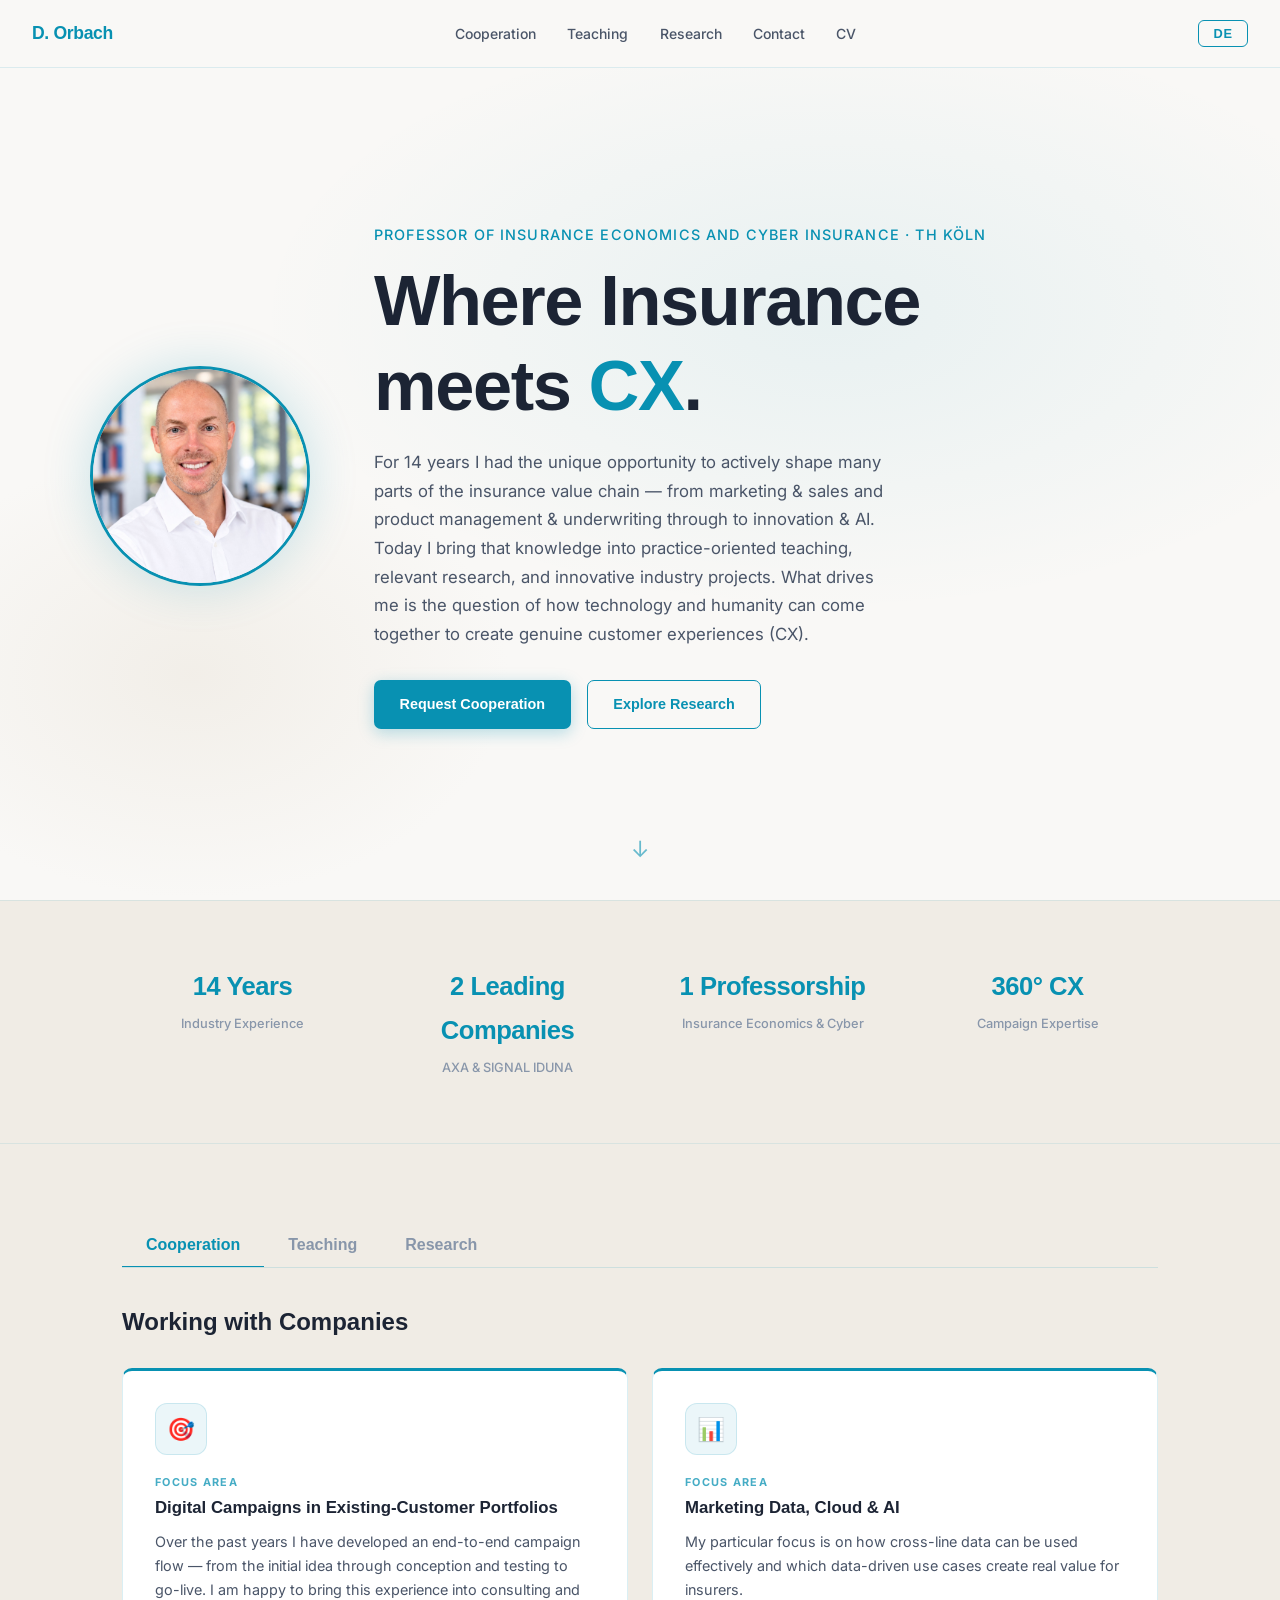
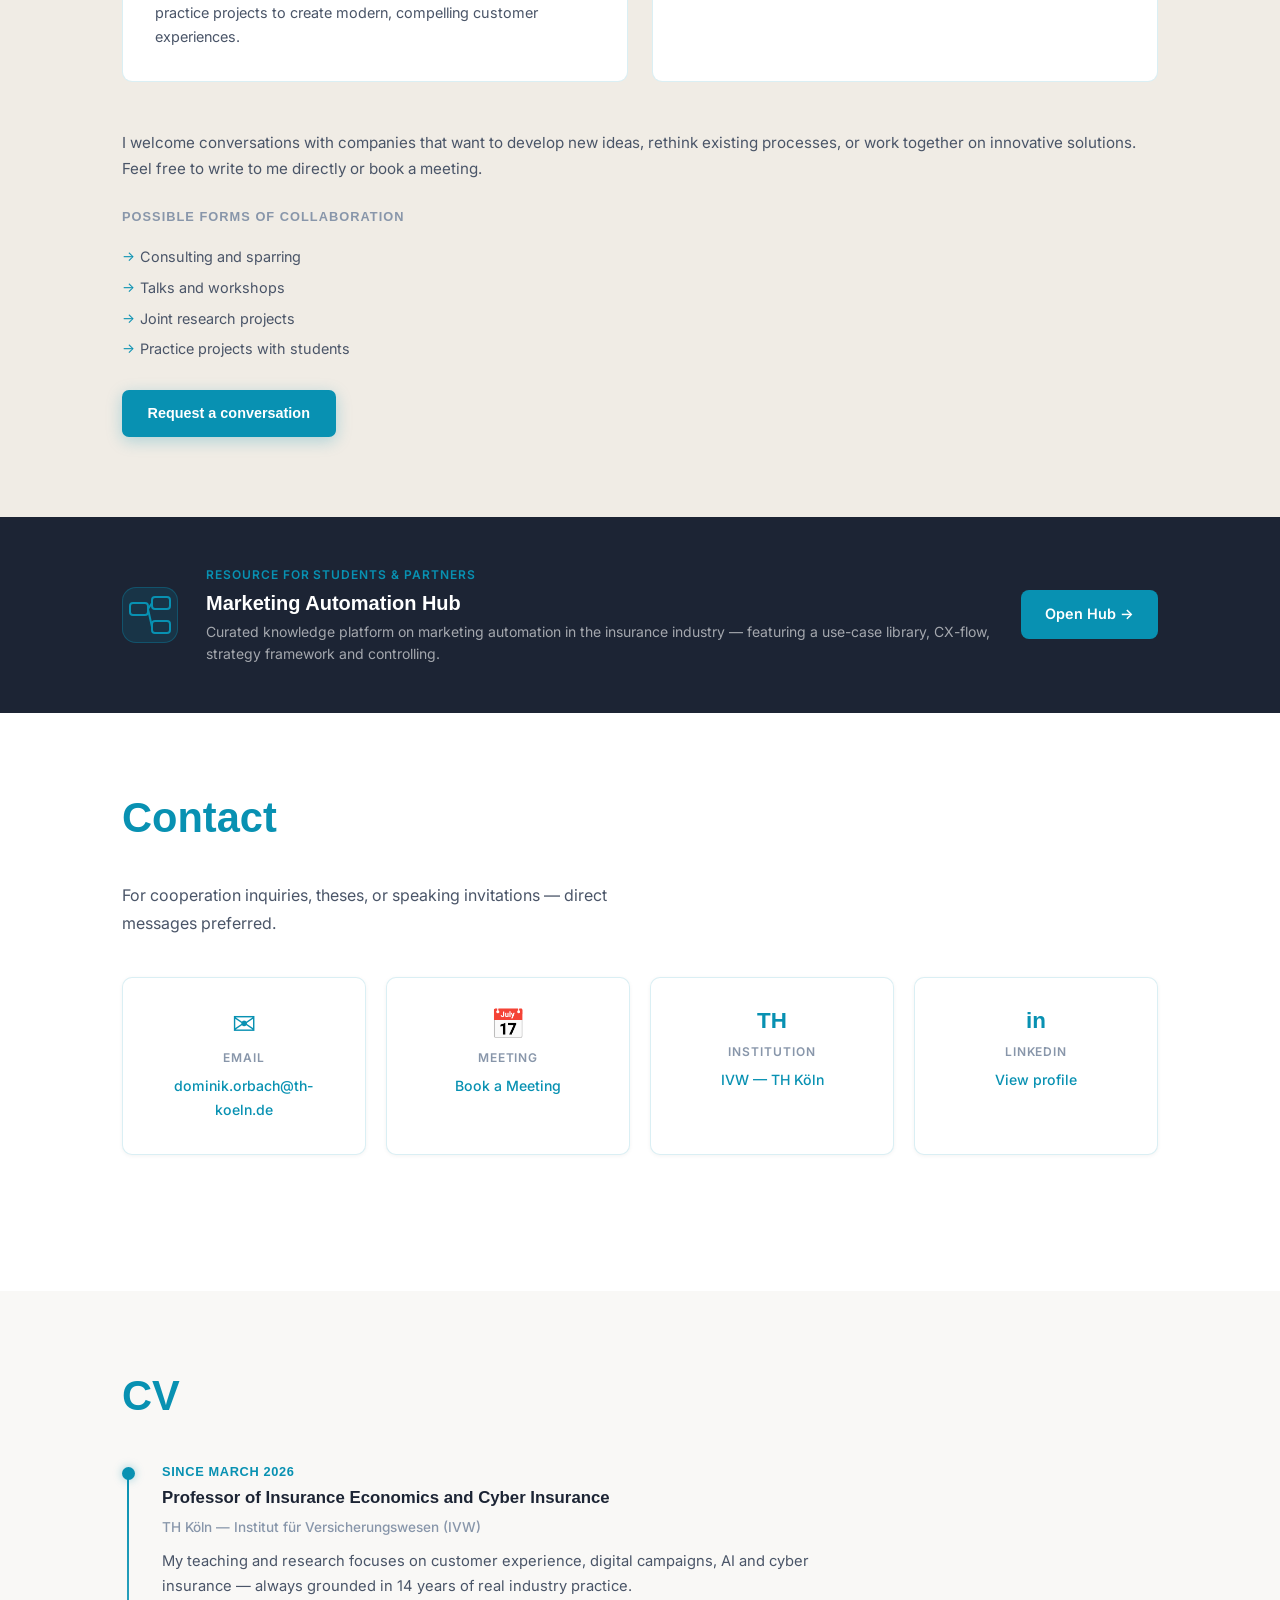
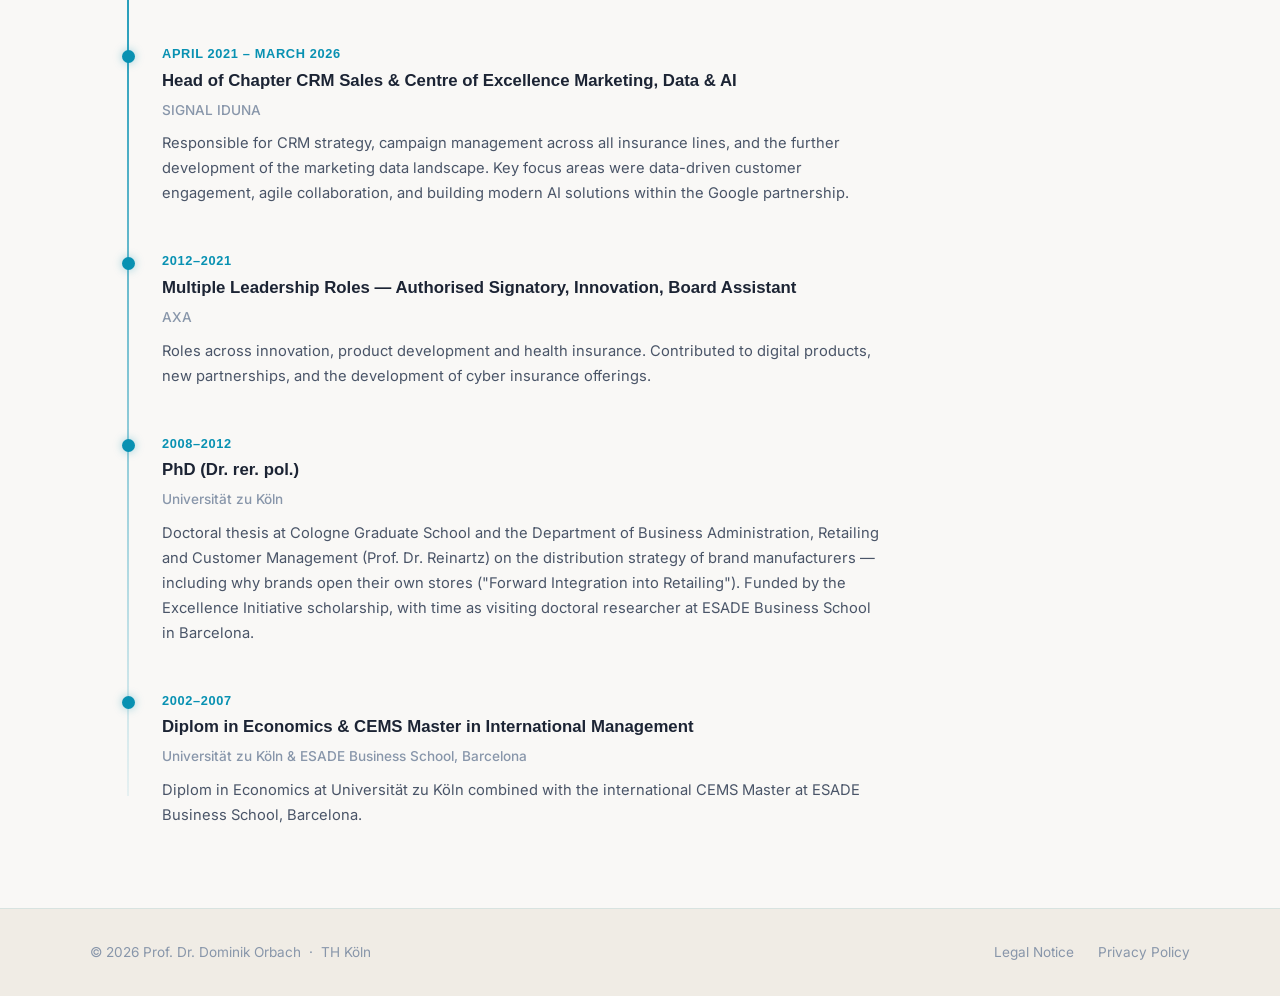
<file: index.html>
<!DOCTYPE html>
<html lang="de">
<head>
  <meta charset="UTF-8">
  <meta name="viewport" content="width=device-width, initial-scale=1.0">
  <meta name="description" content="Prof. Dr. Dominik Orbach — Professor für Versicherungsökonomie und Cyberversicherung an der TH Köln. Customer Experience, digitale Kampagnen, CRM im Bestandskundengeschäft.">
  <meta name="author" content="Prof. Dr. Dominik Orbach">
  <meta name="robots" content="index, follow">
  <link rel="canonical" href="https://professororbach.github.io/">

  <!-- Open Graph -->
  <meta property="og:type" content="profile">
  <meta property="og:title" content="Prof. Dr. Dominik Orbach — Versicherungsökonomie &amp; Cyberversicherung">
  <meta property="og:description" content="Professor für Versicherungsökonomie und Cyberversicherung an der TH Köln. 14 Jahre Praxiserfahrung in Marketing, Produktmanagement und Innovation.">
  <meta property="og:url" content="https://professororbach.github.io/">
  <meta property="og:image" content="https://professororbach.github.io/assets/photo.jpg">
  <meta property="og:locale" content="de_DE">
  <meta property="og:site_name" content="Prof. Dr. Dominik Orbach">

  <!-- Schema.org Person -->
  <script type="application/ld+json">
  {
    "@context": "https://schema.org",
    "@type": "Person",
    "name": "Dominik Orbach",
    "honorificPrefix": "Prof. Dr.",
    "jobTitle": "Professor für Versicherungsökonomie und Cyberversicherung",
    "affiliation": {
      "@type": "CollegeOrUniversity",
      "name": "TH Köln – Technische Hochschule Köln",
      "url": "https://www.th-koeln.de"
    },
    "url": "https://professororbach.github.io/",
    "image": "https://professororbach.github.io/assets/photo.jpg",
    "sameAs": []
  }
  </script>

  <title>Prof. Dr. Dominik Orbach</title>
  <link rel="preconnect" href="https://fonts.bunny.net">
  <link href="https://fonts.bunny.net/css?family=space-grotesk:400,600,700|inter:400,500" rel="stylesheet">
  <link rel="stylesheet" href="css/main.css">
  <link rel="stylesheet" href="css/sections.css">
  <link rel="stylesheet" href="css/responsive.css">
  <link rel="stylesheet" href="css/theme-v3.css">
</head>
<body>

  <!-- NAV -->
  <nav class="nav" id="nav">
    <a href="#hero" class="nav__logo">D. Orbach</a>
    <div class="nav__links">
      <a href="#kooperation" data-i18n="nav.kooperation">Kooperation</a>
      <a href="#lehre" data-i18n="nav.lehre">Lehre</a>
      <a href="#forschung" data-i18n="nav.forschung">Forschung</a>
      <a href="#kontakt" data-i18n="nav.kontakt">Kontakt</a>
      <a href="#vita" data-i18n="nav.vita">Vita</a>
    </div>
    <button class="lang-toggle" id="langToggle" aria-label="Sprache wechseln">EN</button>
  </nav>

  <!-- HERO -->
  <section class="hero" id="hero">
    <div class="hero__content">
      <div class="hero__photo-wrap">
        <img src="assets/photo.jpg" alt="Prof. Dr. Dominik Orbach" class="hero__photo">
      </div>
      <div class="hero__text">
        <p class="hero__subtitle" data-i18n="hero.subtitle">Professor für Versicherungsökonomie und Cyberversicherung &middot; TH Köln</p>
        <h1 class="hero__tagline" data-i18n="hero.tagline">Wo Versicherung<br>auf <em>CX</em> trifft.</h1>
        <p class="hero__body" data-i18n="hero.body">14 Jahre lang hatte ich die besondere Chance, zahlreiche Bereiche der Wertschöpfungskette von Versicherern aktiv mitzugestalten – von Marketing &amp; Vertrieb über Produktmanagement &amp; Underwriting bis hin zu Innovation &amp; KI. Dieses Wissen bringe ich heute als Professor in praxisnahe Lehre, relevante Forschung und innovative Unternehmensprojekte ein. Dabei begeistert mich die Frage, wie Technologie und Menschlichkeit zusammenkommen können, um echte Kundenerlebnisse (CX) zu schaffen.</p>
        <div class="hero__cta">
          <a href="#kooperation" class="btn btn--primary" data-i18n="hero.cta.primary">Kooperation anfragen</a>
          <a href="#forschung" class="btn btn--secondary" data-i18n="hero.cta.secondary">Forschung entdecken</a>
        </div>
      </div>
    </div>
    <div class="hero__scroll-hint" aria-hidden="true">&#8595;</div>
  </section>

  <!-- STATS BANNER -->
  <section class="stats" aria-label="Kennzahlen">
    <div class="stats__grid">
      <div class="stats__item animate-on-scroll">
        <span class="stats__number" data-i18n="stats.years.num">14 Jahre</span>
        <span class="stats__label" data-i18n="stats.years.label">Industrieerfahrung</span>
      </div>
      <div class="stats__item animate-on-scroll">
        <span class="stats__number" data-i18n="stats.companies.num">2 Top-Konzerne</span>
        <span class="stats__label" data-i18n="stats.companies.label">AXA &amp; SIGNAL IDUNA</span>
      </div>
      <div class="stats__item animate-on-scroll">
        <span class="stats__number" data-i18n="stats.prof.num">1 Professur</span>
        <span class="stats__label" data-i18n="stats.prof.label">Cyberversicherung &middot; TH Köln</span>
      </div>
      <div class="stats__item animate-on-scroll">
        <span class="stats__number" data-i18n="stats.focus.num">360° CX</span>
        <span class="stats__label" data-i18n="stats.focus.label">Kampagnen-Expertise</span>
      </div>
    </div>
  </section>

  <!-- TABS: LEHRE / FORSCHUNG / KOOPERATION -->
  <section class="section tabs-section" id="lehre">
    <div class="container">
      <div class="tabs" role="tablist" aria-label="Bereiche">
        <button class="tab-btn tab-btn--active" role="tab" data-tab="kooperation" aria-selected="true" aria-controls="panel-kooperation" data-i18n="tab.kooperation">Kooperation</button>
        <button class="tab-btn" role="tab" data-tab="lehre" aria-selected="false" aria-controls="panel-lehre" data-i18n="tab.lehre">Lehre</button>
        <button class="tab-btn" role="tab" data-tab="forschung" aria-selected="false" aria-controls="panel-forschung" data-i18n="tab.forschung">Forschung</button>
      </div>

      <!-- LEHRE -->
      <div class="tab-panel" id="panel-lehre" role="tabpanel">
        <div class="courses-grid">

          <div class="course-card animate-on-scroll">
            <div class="course-card__tag" data-i18n="lehre.tag.semester">Sommersemester 2026</div>
            <h3 data-i18n="lehre.vbl1.title">Versicherungsbetriebslehre</h3>
            <p data-i18n="lehre.vbl1.desc">Einführung in Grundlagen und operative Steuerung der Versicherungswirtschaft.</p>
            <ul class="course-card__topics">
              <li data-i18n="lehre.vbl1.t1">Vertrieb &amp; Vertriebswege</li>
              <li data-i18n="lehre.vbl1.t2">CRM in der Versicherung</li>
              <li data-i18n="lehre.vbl1.t3">Asset-Liability-Management</li>
            </ul>
          </div>

          <div class="course-card animate-on-scroll">
            <div class="course-card__tag" data-i18n="lehre.tag.ws">Wintersemester 2026/27</div>
            <h3 data-i18n="lehre.bwl.title">Grundlagen BWL</h3>
            <p data-i18n="lehre.bwl.desc">Einführung in die Grundlagen und operative Steuerung von Unternehmen.</p>
            <ul class="course-card__topics">
              <li data-i18n="lehre.bwl.t1">Marketing und Vertrieb</li>
              <li data-i18n="lehre.bwl.t2">Personal und IT</li>
              <li data-i18n="lehre.bwl.t3">Finanzierung</li>
            </ul>
          </div>

          <div class="course-card animate-on-scroll">
            <div class="course-card__tag" data-i18n="lehre.tag.ws">Wintersemester 2026/27</div>
            <h3 data-i18n="lehre.vgw.title">Versicherung in der Gesamtwirtschaft</h3>
            <p data-i18n="lehre.vgw.desc">Volkswirtschaftliche Bedeutung von Versicherung und die Zusammenhänge zwischen Risiko, Märkten und staatlicher Regulierung.</p>
            <ul class="course-card__topics">
              <li data-i18n="lehre.vgw.t1">Grundlagen der Versicherungsökonomik</li>
              <li data-i18n="lehre.vgw.t2">Regulierung &amp; Sozialversicherung</li>
              <li data-i18n="lehre.vgw.t3">Aktuelle Herausforderungen</li>
            </ul>
          </div>

        </div>
      </div>

      <!-- FORSCHUNG -->
      <div class="tab-panel" id="panel-forschung" role="tabpanel">
        <div class="research-grid">

          <div class="research-card animate-on-scroll">
            <div class="research-card__icon" aria-hidden="true">&#9737;</div>
            <h3 data-i18n="forschung.cx.title">Customer Experience &amp; Kampagnen-Optimierung</h3>
            <p data-i18n="forschung.cx.desc">Wie sieht der perfekte Kampagnen-Flow im Bestandskundengeschäft aus? Ich kenne jeden Schritt aus der Praxis: von der Zielgruppenanalyse über Briefe, E-Mails und Landingpages bis zur Conversion-Messung und dunklen Verarbeitung. Meine Forschung macht diesen Prozess messbar besser — für Marketing, Vertrieb und Service.</p>
          </div>

          <div class="research-card animate-on-scroll">
            <div class="research-card__icon" aria-hidden="true">&#9737;</div>
            <h3 data-i18n="forschung.ai.title">KI als Werkzeug für besseres Kundenmanagement</h3>
            <p data-i18n="forschung.ai.desc">KI ist kein Selbstzweck — sie ist ein kraftvolles Werkzeug. Ich forsche daran, wie Machine Learning und generative KI konkret helfen: Bestandskunden besser segmentieren, Kampagnen personalisieren und den richtigen Kunden zur richtigen Zeit mit dem richtigen Angebot erreichen.</p>
          </div>

          <div class="research-card animate-on-scroll">
            <div class="research-card__icon" aria-hidden="true">&#9737;</div>
            <h3 data-i18n="forschung.cyber.title">Cyberversicherung</h3>
            <p data-i18n="forschung.cyber.desc">Als Inhaber der Professur für Cyberversicherung kenne ich das Thema aus zwei Perspektiven: aus der Praxis (Einführung von Cyber Risk bei AXA) und aus der Forschung — Risikomodellierung, Produktentwicklung, NIS2 und DORA.</p>
          </div>

        </div>
      </div>

      <!-- KOOPERATION -->
      <div class="tab-panel tab-panel--active" id="panel-kooperation" role="tabpanel">

        <h3 class="coop__panel-heading" data-i18n="coop.heading">Zusammenarbeit mit Unternehmen</h3>

        <!-- Schwerpunkt Cards -->
        <div class="schwerpunkt-grid">

          <div class="schwerpunkt-card animate-on-scroll">
            <div class="schwerpunkt-card__icon" aria-hidden="true">&#127919;</div>
            <div class="schwerpunkt-card__badge" data-i18n="coop.sp1.badge">Schwerpunkt</div>
            <h3 data-i18n="coop.sp1.title">Digitale Kampagnen im Kundenbestand</h3>
            <p data-i18n="coop.body">In den vergangenen Jahren habe ich einen durchgängigen Kampagnen-Flow entwickelt – von der ersten Idee über Konzeption und Testing bis hin zum Go Live. Gerne bringe ich diese Erfahrung in Beratungs- und Praxisprojekte ein, um moderne und attraktive Kundenerlebnisse zu gestalten.</p>
          </div>

          <div class="schwerpunkt-card animate-on-scroll">
            <div class="schwerpunkt-card__icon" aria-hidden="true">&#128202;</div>
            <div class="schwerpunkt-card__badge" data-i18n="coop.sp2.badge">Schwerpunkt</div>
            <h3 data-i18n="coop.sp2.title">Marketing Data, Cloud &amp; KI</h3>
            <p data-i18n="coop.body2">Ich beschäftige mich insbesondere mit der Frage, wie spartenübergreifende Daten sinnvoll nutzbar gemacht werden können und welche datengetriebenen Use Cases echten Mehrwert für Versicherer schaffen.</p>
          </div>

        </div>

        <!-- Einladung + Formate -->
        <div class="coop-text animate-on-scroll">
          <p data-i18n="coop.body3">Ich freue mich über den Austausch mit Unternehmen, die neue Ideen entwickeln, bestehende Prozesse weiterdenken oder gemeinsam innovative Lösungen erarbeiten möchten. Sie können mir gerne direkt schreiben oder einen Termin buchen.</p>
          <h4 class="coop__formats-heading" data-i18n="coop.formats.heading">Mögliche Formen der Zusammenarbeit</h4>
          <ul class="coop__formats">
            <li data-i18n="coop.f1">Beratung und Sparring</li>
            <li data-i18n="coop.f2">Vorträge und Workshops</li>
            <li data-i18n="coop.f3">Gemeinsame Forschungsprojekte</li>
            <li data-i18n="coop.f4">Praxisprojekte mit Studierenden</li>
          </ul>
          <a href="#kontakt" class="btn btn--primary" data-i18n="coop.cta">Gespräch anfragen</a>
        </div>

      </div>
    </div>
  </section>

  <!-- HUB TEASER -->
  <section class="hub-banner" id="hub">
    <div class="container">
      <div class="hub-banner__inner animate-on-scroll">

        <div class="hub-banner__icon" aria-hidden="true">
          <svg width="44" height="44" viewBox="0 0 44 44" fill="none" xmlns="http://www.w3.org/2000/svg">
            <rect x="2" y="10" width="18" height="12" rx="3" stroke="currentColor" stroke-width="2" fill="none"/>
            <rect x="24" y="4" width="18" height="12" rx="3" stroke="currentColor" stroke-width="2" fill="none"/>
            <rect x="24" y="28" width="18" height="12" rx="3" stroke="currentColor" stroke-width="2" fill="none"/>
            <line x1="20" y1="16" x2="24" y2="10" stroke="currentColor" stroke-width="2" stroke-linecap="round"/>
            <line x1="20" y1="16" x2="24" y2="34" stroke="currentColor" stroke-width="2" stroke-linecap="round"/>
          </svg>
        </div>

        <div class="hub-banner__body">
          <p class="hub-banner__label" data-i18n="hub.label">Ressource für Studierende &amp; Partner</p>
          <h3 class="hub-banner__title" data-i18n="hub.title">Marketing Automation Hub</h3>
          <p class="hub-banner__desc" data-i18n="hub.desc">Kuratierte Wissensplattform zu Marketing Automation in der Versicherungswirtschaft — mit Use-Case-Bibliothek, CX-Flow, Strategie-Framework und Controlling.</p>
        </div>

        <a href="https://professororbach.github.io/marketing-automation-hub/" target="_blank" rel="noopener noreferrer" class="hub-banner__btn" data-i18n="hub.cta">Hub öffnen →</a>

      </div>
    </div>
  </section>

  <!-- KONTAKT -->
  <section class="section kontakt" id="kontakt">
    <div class="container">
      <h2 data-i18n="kontakt.heading">Kontakt</h2>
      <p class="kontakt__intro" data-i18n="kontakt.body">Für Kooperationsanfragen, Abschlussarbeiten oder Vortragseinladungen — direkte Nachrichten bevorzugt.</p>

      <div class="kontakt__cards">
        <a href="mailto:dominik.orbach@th-koeln.de?subject=Kooperationsanfrage" class="kontakt-card">
          <span class="kontakt-card__icon" aria-hidden="true">&#9993;</span>
          <span class="kontakt-card__label" data-i18n="kontakt.email">E-Mail</span>
          <span class="kontakt-card__value">dominik.orbach@th-koeln.de</span>
        </a>
        <a href="https://scheduler.zoom.us/dominik-orbach" target="_blank" rel="noopener noreferrer" class="kontakt-card">
          <span class="kontakt-card__icon" aria-hidden="true">&#128197;</span>
          <span class="kontakt-card__label" data-i18n="kontakt.booking.label">Termin</span>
          <span class="kontakt-card__value" data-i18n="kontakt.booking">Termin buchen</span>
        </a>
        <a href="https://www.th-koeln.de/personen/dominik.orbach/" target="_blank" rel="noopener noreferrer" class="kontakt-card">
          <span class="kontakt-card__icon kontakt-card__icon--text" aria-hidden="true">TH</span>
          <span class="kontakt-card__label" data-i18n="kontakt.institution">Institution</span>
          <span class="kontakt-card__value">IVW &mdash; TH Köln</span>
        </a>
        <a href="https://www.linkedin.com/in/prof-dr-dominik-orbach-3b4b9415/" target="_blank" rel="noopener noreferrer" class="kontakt-card">
          <span class="kontakt-card__icon kontakt-card__icon--text" aria-hidden="true">in</span>
          <span class="kontakt-card__label">LinkedIn</span>
          <span class="kontakt-card__value" data-i18n="kontakt.linkedin">Profil ansehen</span>
        </a>
      </div>


    </div>
  </section>

  <!-- VITA -->
  <section class="section vita" id="vita">
    <div class="container">
      <h2 data-i18n="vita.heading">Vita</h2>
      <div class="timeline">

        <div class="timeline__item animate-on-scroll">
          <div class="timeline__dot"></div>
          <div class="timeline__year" data-i18n="vita.thk.year">Seit März 2026</div>
          <div class="timeline__content">
            <h3 data-i18n="vita.thk.title">Professor für Versicherungsökonomie und Cyberversicherung</h3>
            <p class="timeline__org">TH Köln &mdash; Institut für Versicherungswesen (IVW)</p>
            <p class="timeline__desc" data-i18n="vita.thk.desc">In Lehre und Forschung beschäftige ich mich mit Customer Experience, digitalen Kampagnen, KI und Cyberversicherung – immer mit engem Praxisbezug aus 14 Jahren in der Versicherungswirtschaft.</p>
          </div>
        </div>

        <div class="timeline__item animate-on-scroll">
          <div class="timeline__dot"></div>
          <div class="timeline__year" data-i18n="vita.si.year">April 2021 – März 2026</div>
          <div class="timeline__content">
            <h3 data-i18n="vita.si.title">Leiter Chapter CRM Vertrieb &amp; Center of Excellence Marketing, Daten &amp; KI</h3>
            <p class="timeline__org">SIGNAL IDUNA</p>
            <p class="timeline__desc" data-i18n="vita.si.desc">Verantwortung für CRM-Strategie, Kampagnenmanagement aller Versicherungssparten und die Weiterentwicklung der Marketing-Daten-Landschaft. Schwerpunkt waren datengetriebene Kundenansprache, agile Zusammenarbeit und der Aufbau moderner KI-Lösungen im Rahmen der Google-Partnerschaft.</p>
          </div>
        </div>

        <div class="timeline__item animate-on-scroll">
          <div class="timeline__dot"></div>
          <div class="timeline__year" data-i18n="vita.axa.year">2012–2021</div>
          <div class="timeline__content">
            <h3 data-i18n="vita.axa.title">Verschiedene Führungsrollen — Prokurist, Innovation, Vorstandsassistent</h3>
            <p class="timeline__org">AXA</p>
            <p class="timeline__desc" data-i18n="vita.axa.desc">Tätigkeiten in unterschiedlichen Rollen – unter anderem in Innovation, Produktentwicklung und Krankenversicherung. Mitarbeit an digitalen Produkten, neuen Kooperationen und dem Aufbau von Cyberversicherungsangeboten.</p>
          </div>
        </div>

        <div class="timeline__item animate-on-scroll">
          <div class="timeline__dot"></div>
          <div class="timeline__year" data-i18n="vita.phd.year">2008–2012</div>
          <div class="timeline__content">
            <h3 data-i18n="vita.phd.title">Promotion (Dr. rer. pol.)</h3>
            <p class="timeline__org">Universität zu Köln</p>
            <p class="timeline__desc" data-i18n="vita.phd.desc">Promotion an der Cologne Graduate School und am Seminar für ABWL, Handel und Kundenmanagement (Prof. Dr. Reinartz) zur Vertriebsstrategie von Markenherstellern, u.a. warum Markenhersteller eigene Stores eröffnen („Forward Integration into Retailing") — mit Stipendium der Exzellenzinitiative und Zeit als Gastdoktorand an der ESADE Business School in Barcelona.</p>
          </div>
        </div>

        <div class="timeline__item animate-on-scroll">
          <div class="timeline__dot"></div>
          <div class="timeline__year" data-i18n="vita.cems.year">2002–2007</div>
          <div class="timeline__content">
            <h3 data-i18n="vita.cems.title">Diplom Volkswirt &amp; CEMS Master International Management</h3>
            <p class="timeline__org">Universität zu Köln &amp; ESADE Business School, Barcelona</p>
            <p class="timeline__desc" data-i18n="vita.cems.desc">Diplom Volkswirt an der Universität zu Köln kombiniert mit dem internationalen CEMS Master an der ESADE Business School in Barcelona.</p>
          </div>
        </div>

      </div>
    </div>
  </section>

  <!-- FOOTER -->
  <footer class="footer">
    <div class="footer__inner">
      <p class="footer__copy">&copy; <span id="year"></span> Prof. Dr. Dominik Orbach &nbsp;&middot;&nbsp; TH Köln</p>
      <div class="footer__links">
        <a href="impressum.html" data-i18n="footer.imprint">Impressum</a>
        <a href="datenschutz.html" data-i18n="footer.privacy">Datenschutz</a>
      </div>
    </div>
  </footer>

  <script>document.getElementById('year').textContent = new Date().getFullYear();</script>
  <script src="js/lang.js"></script>
  <script src="js/tabs.js"></script>
  <script src="js/scroll.js"></script>
</body>
</html>
</file>
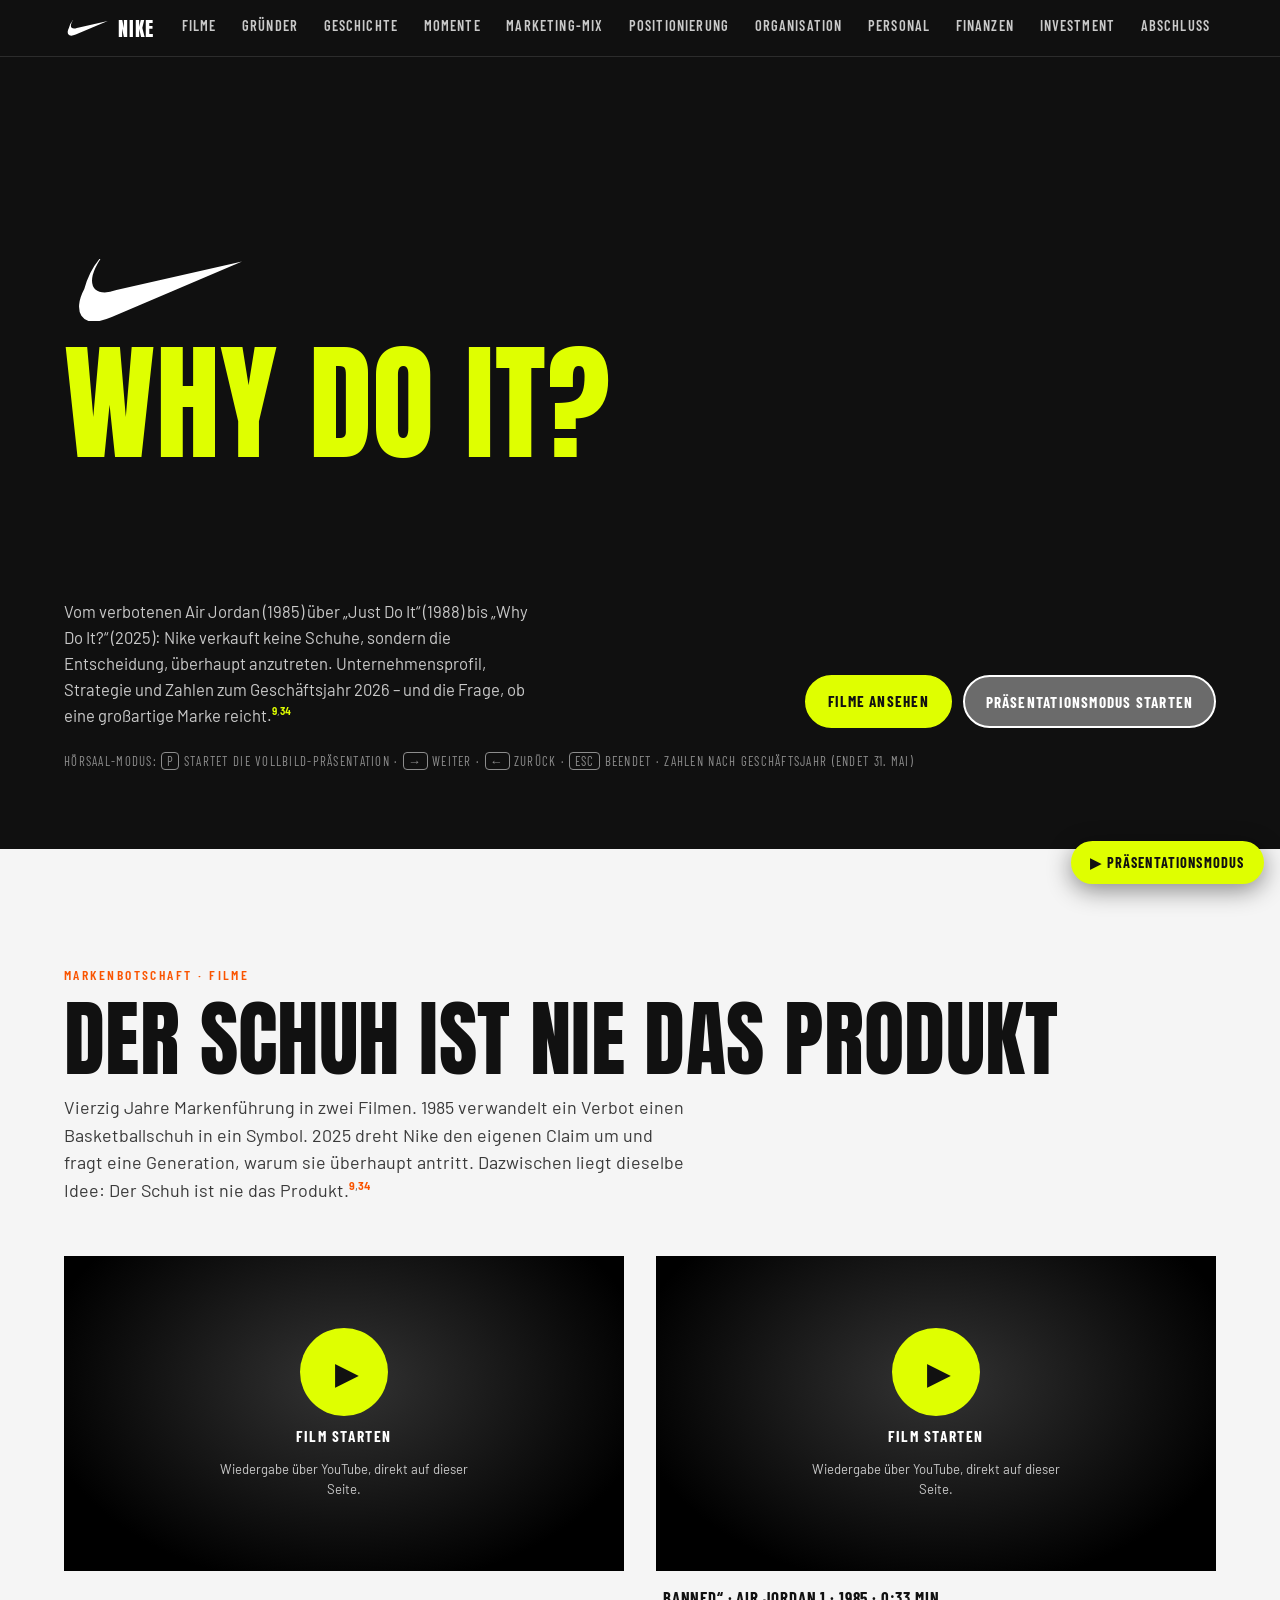
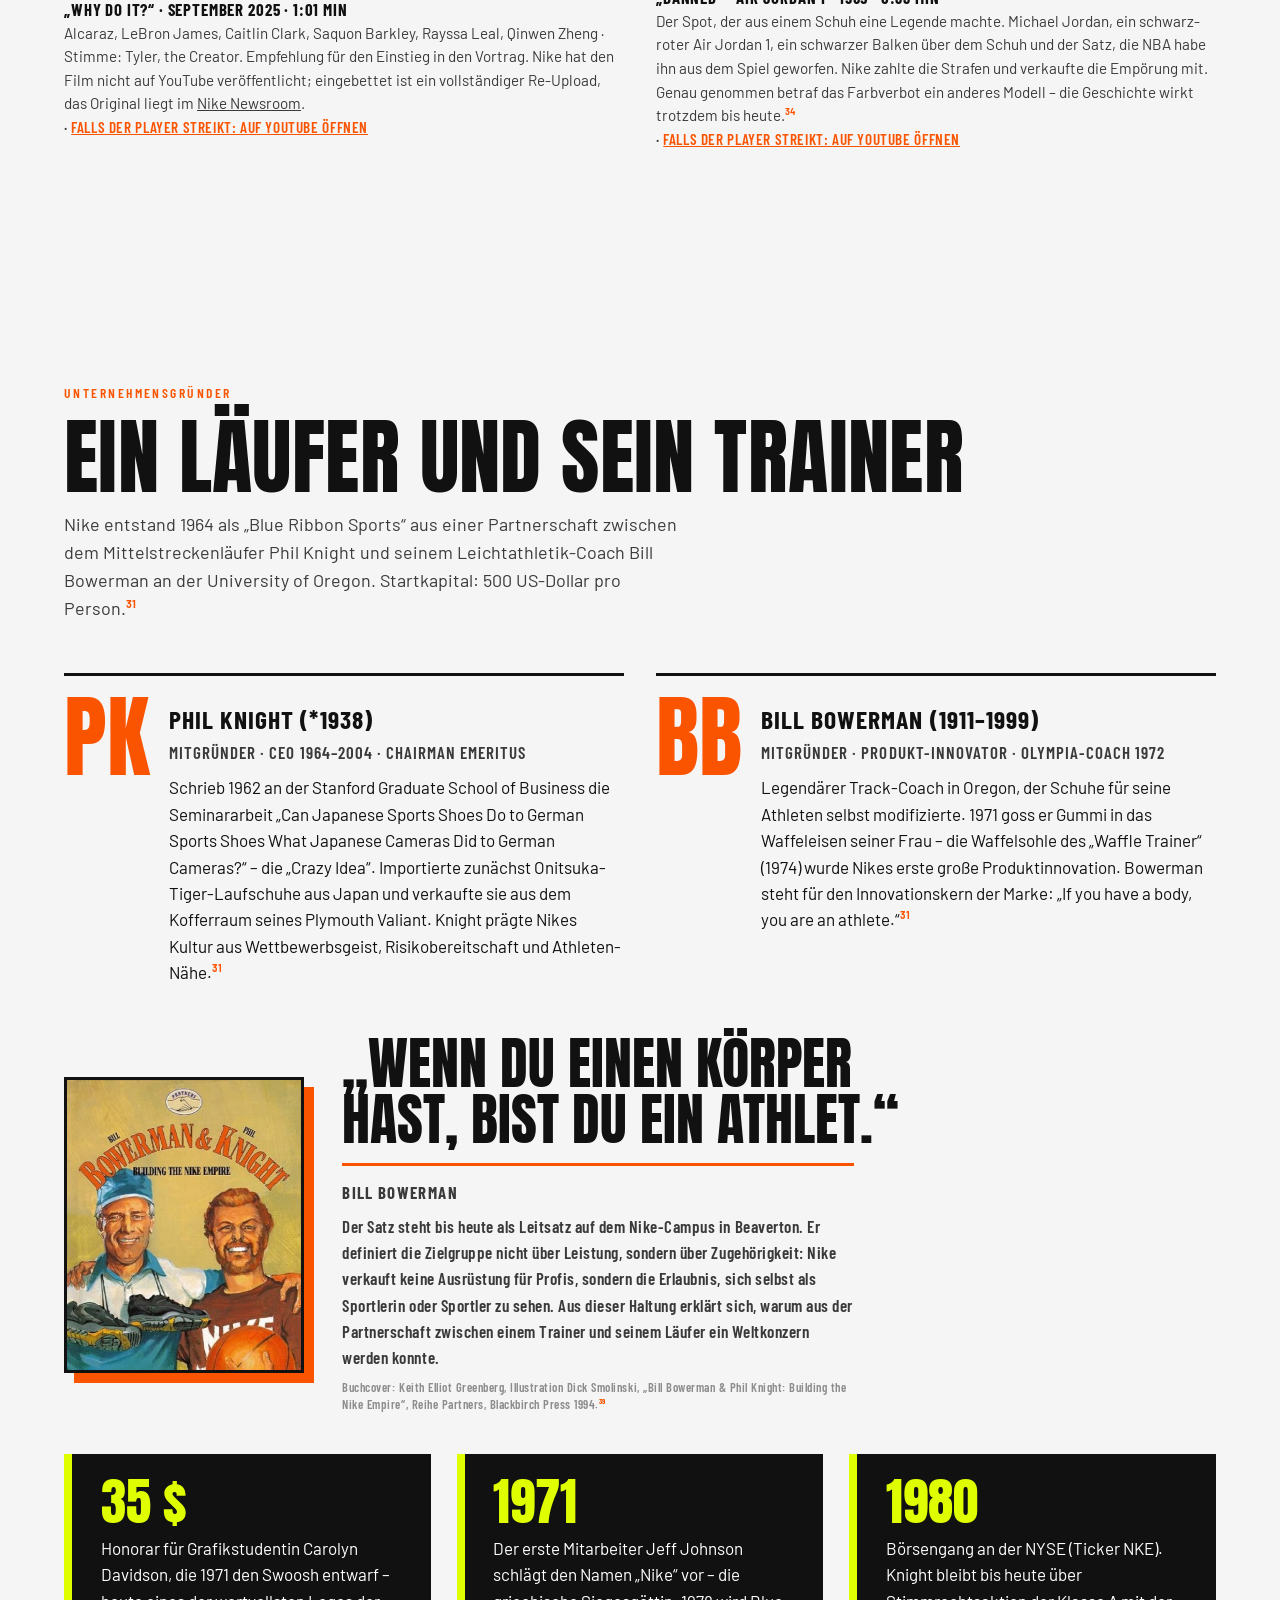
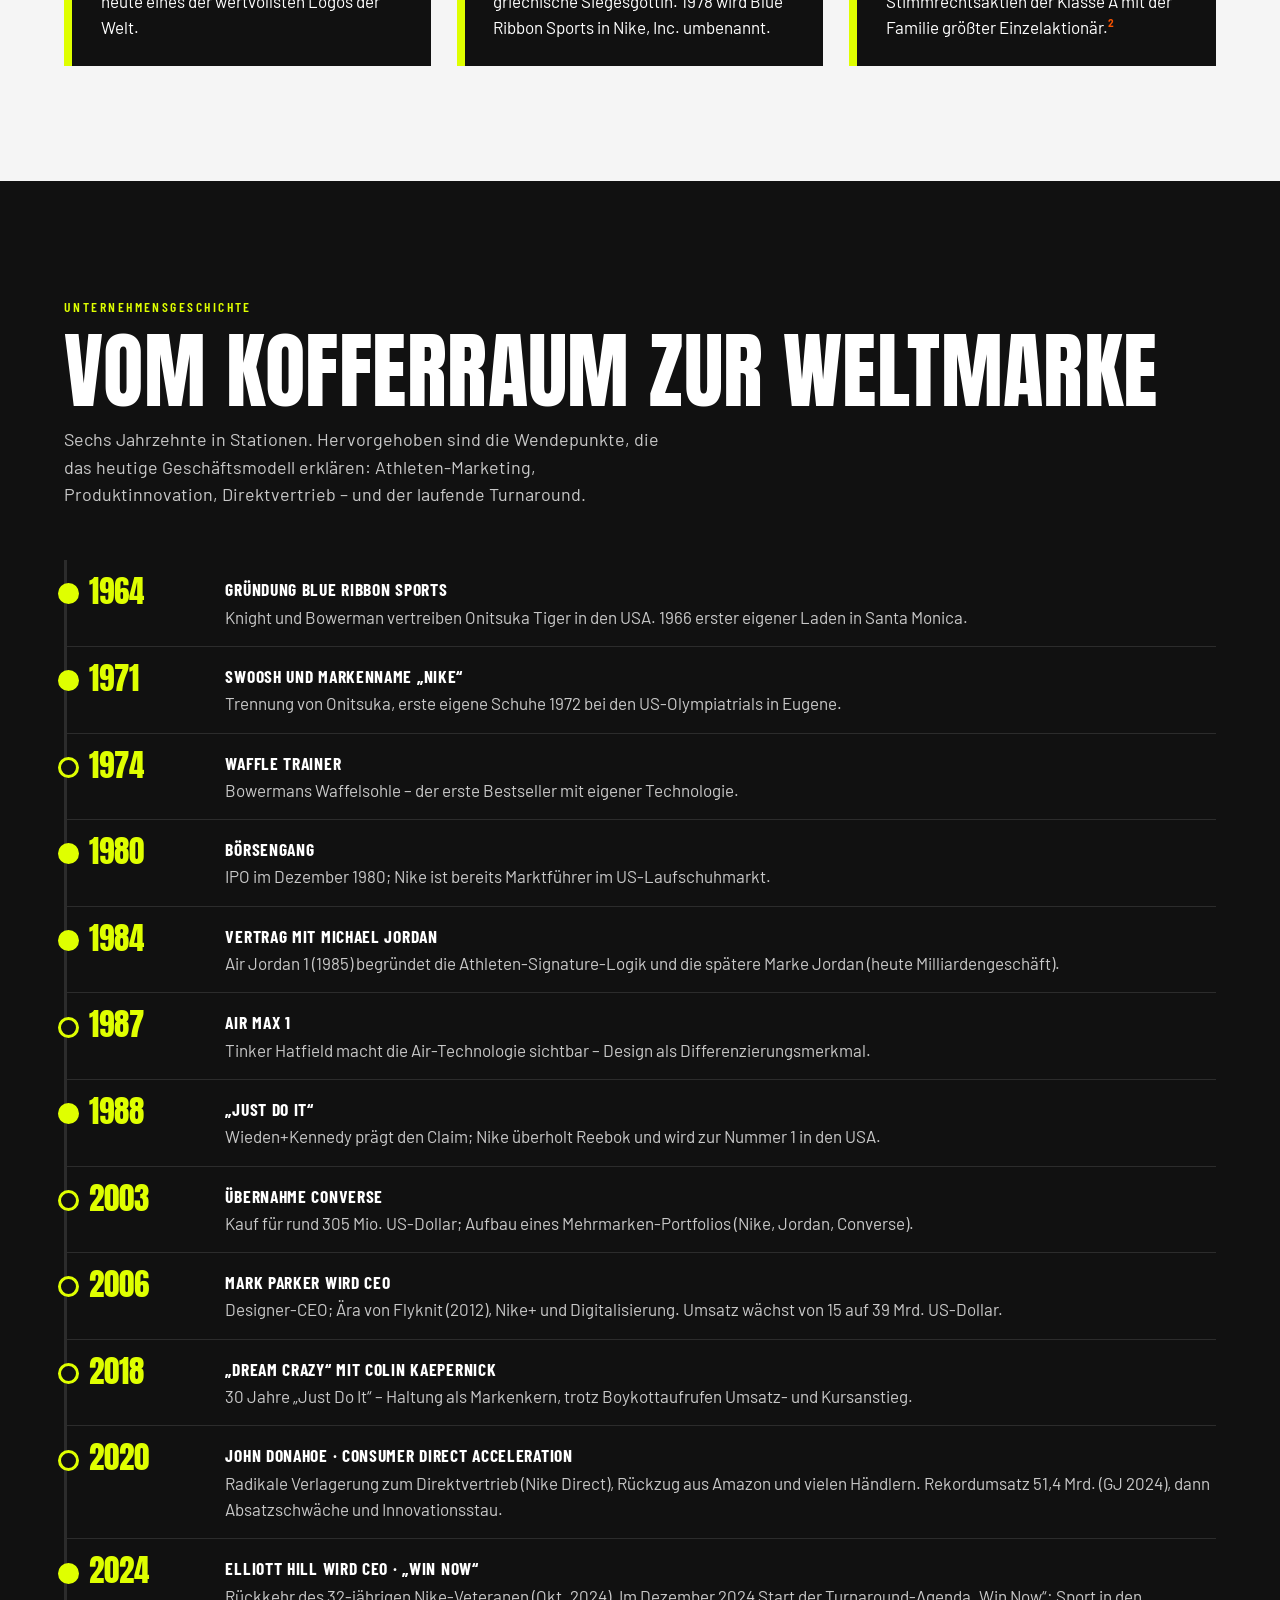
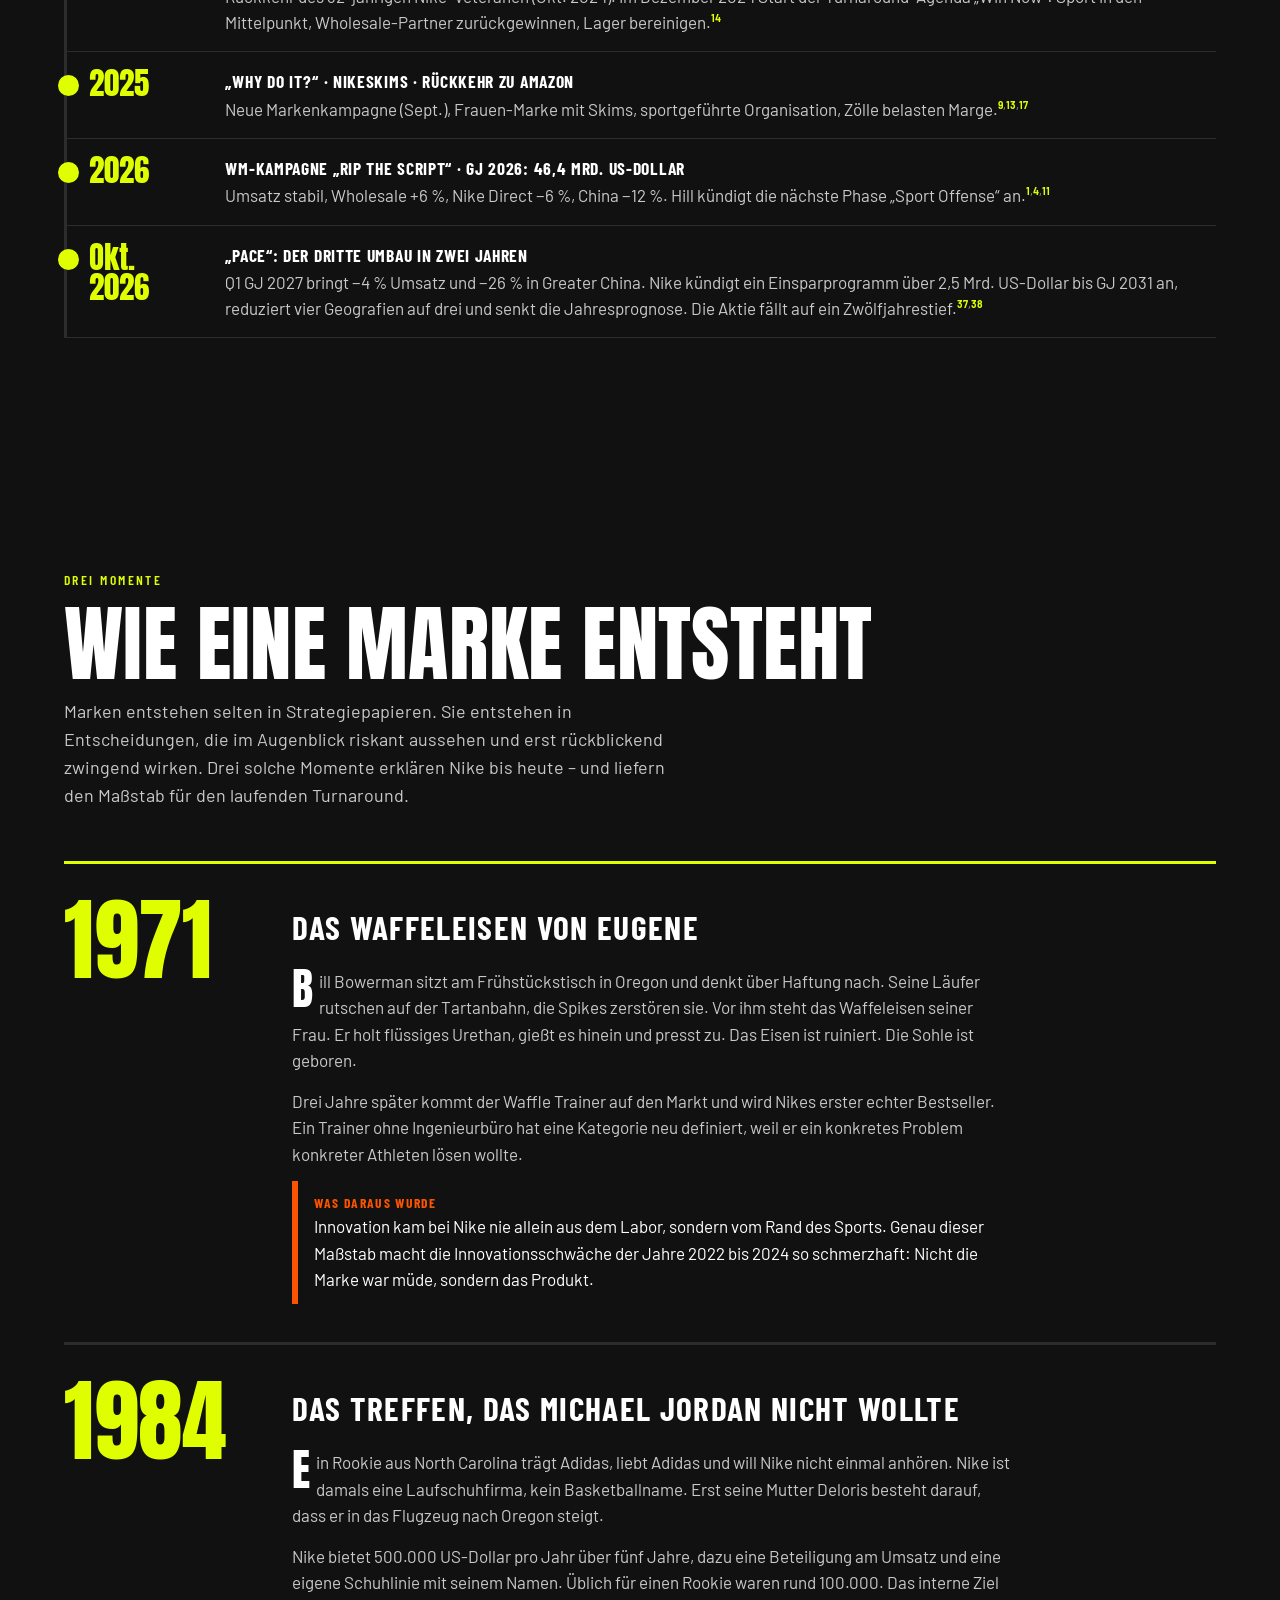
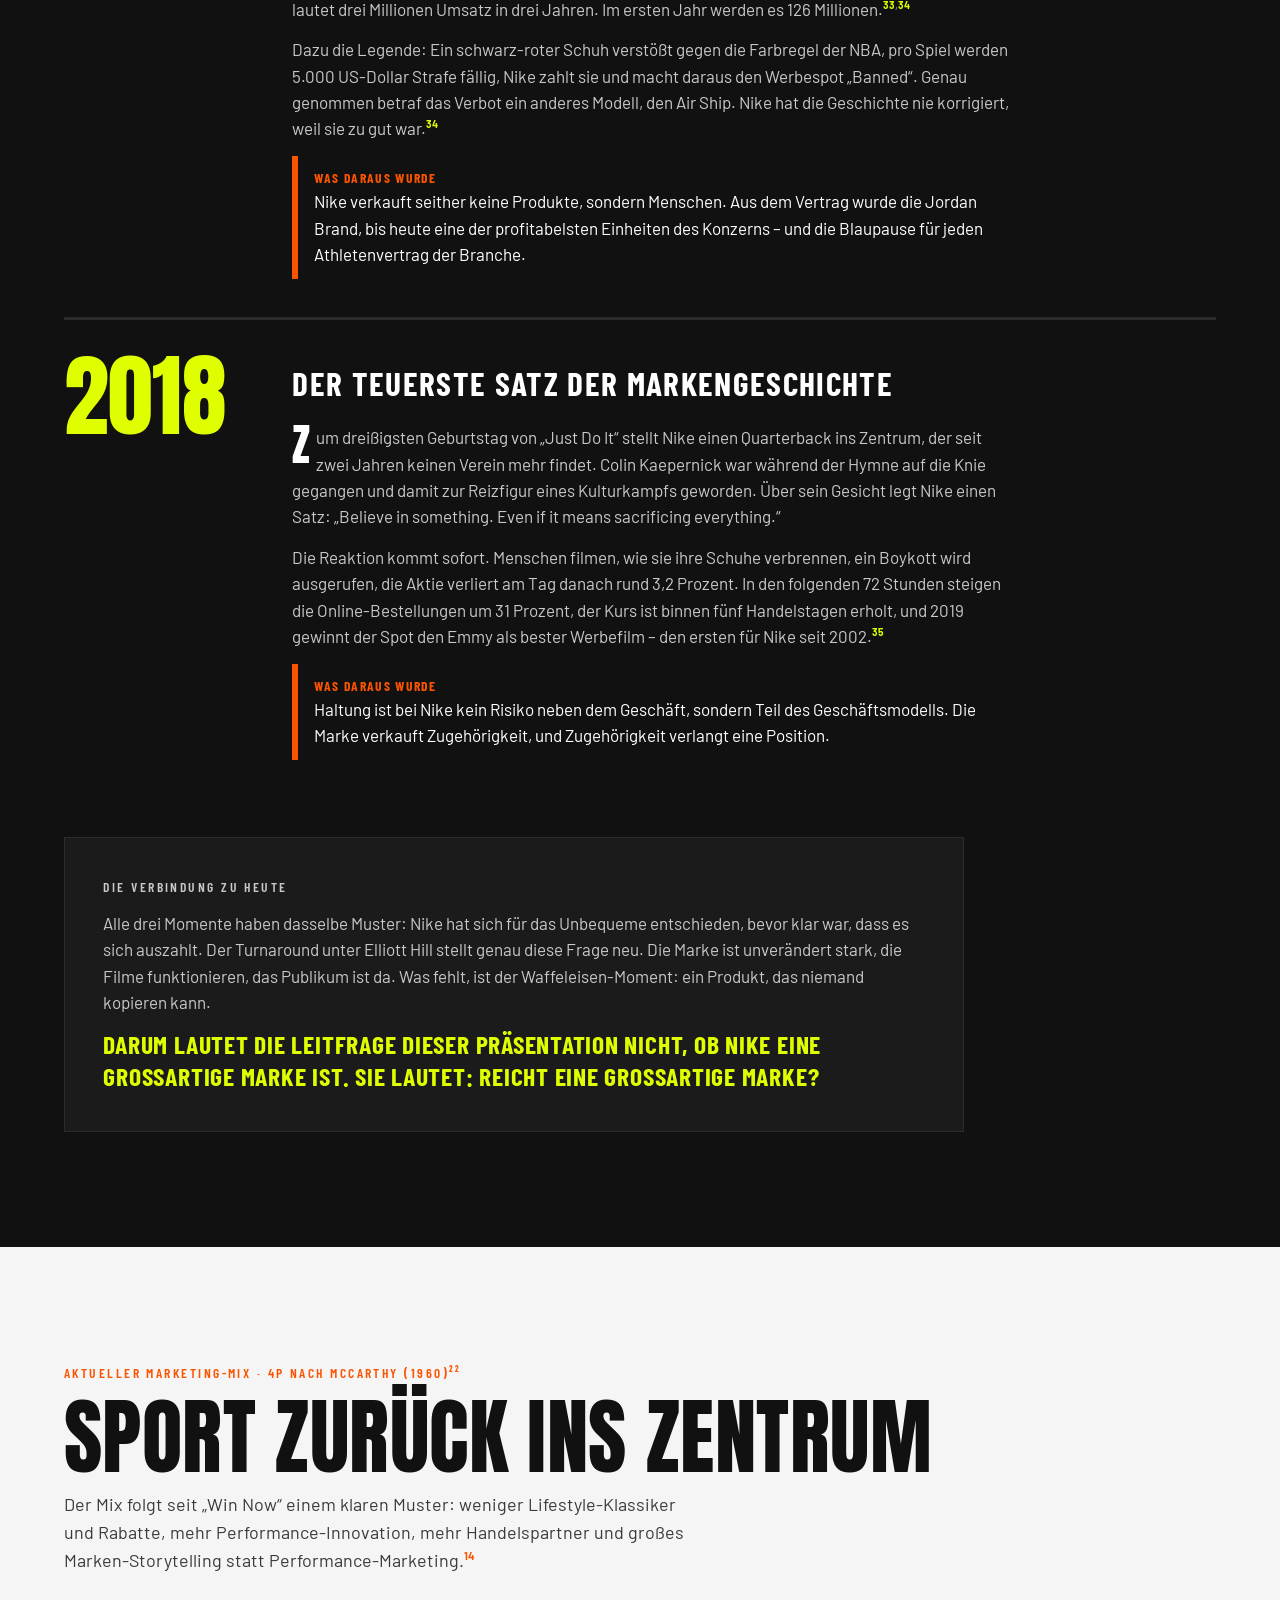
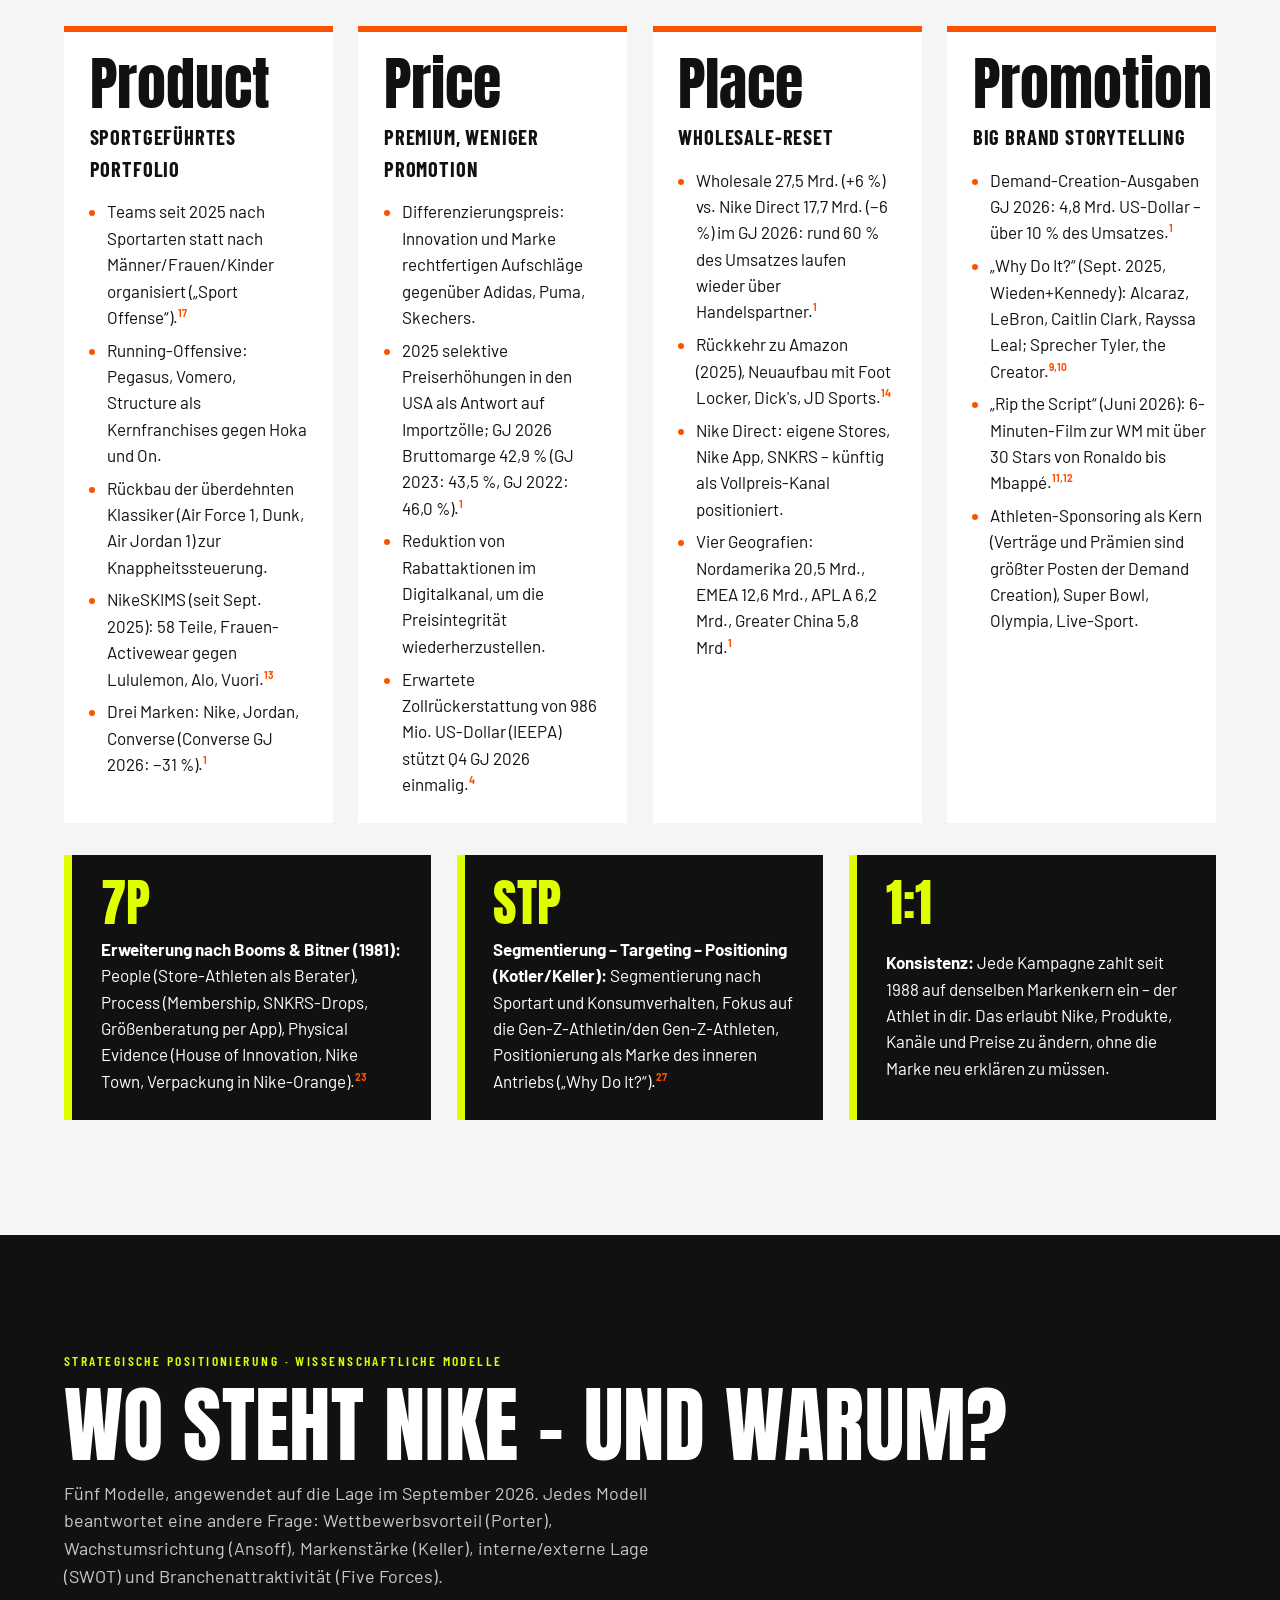
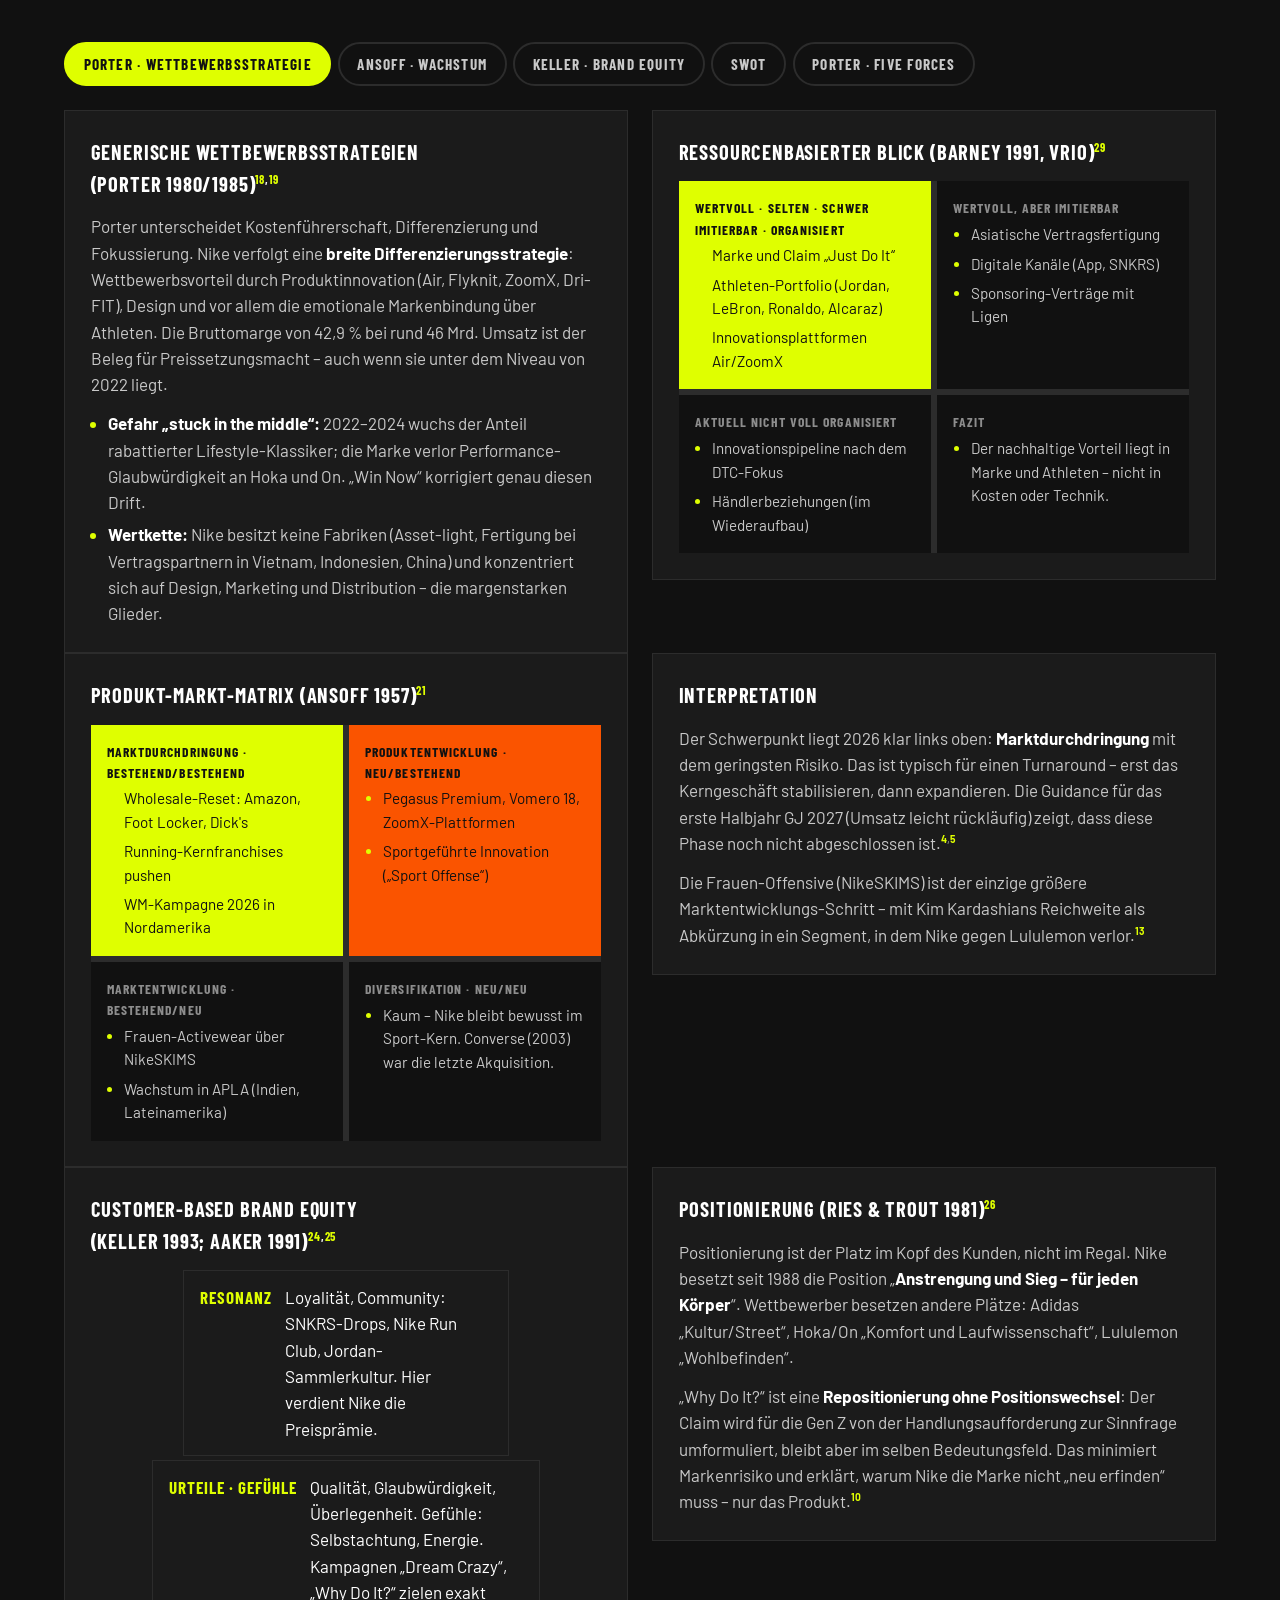
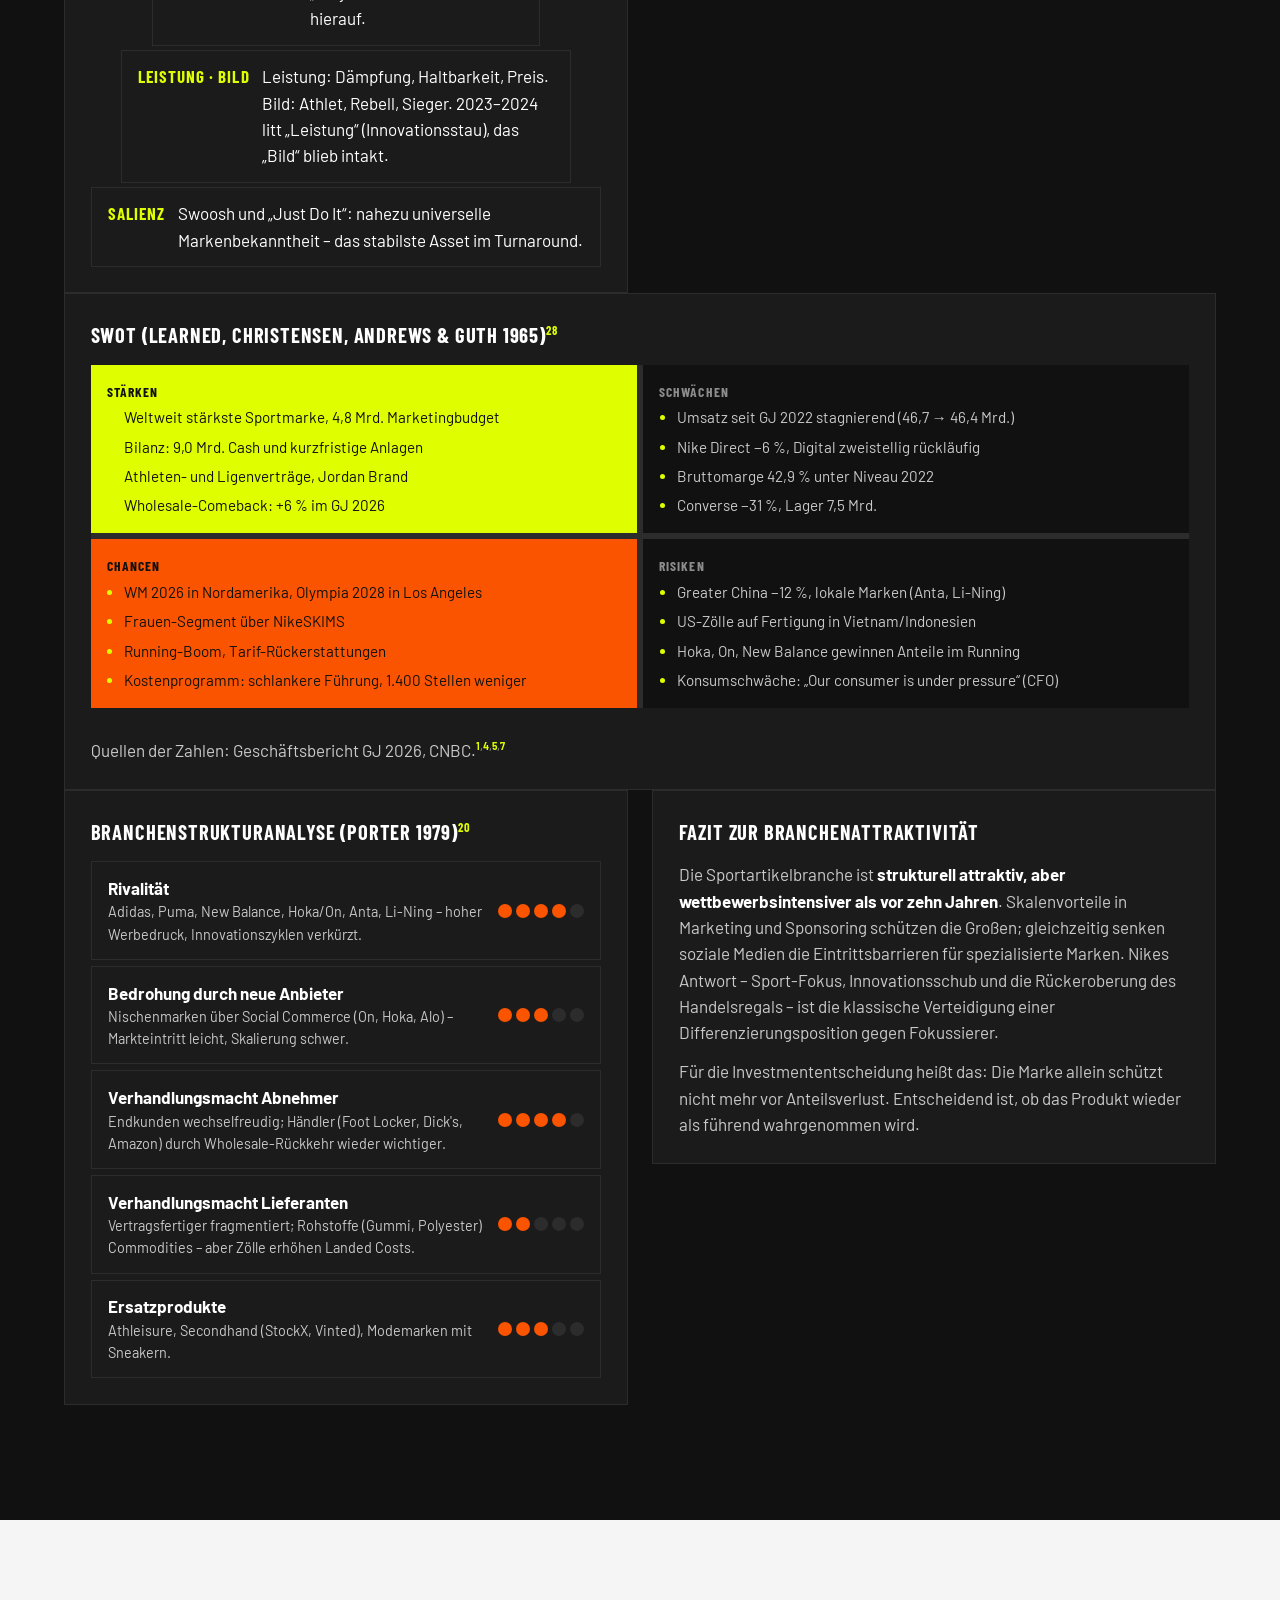
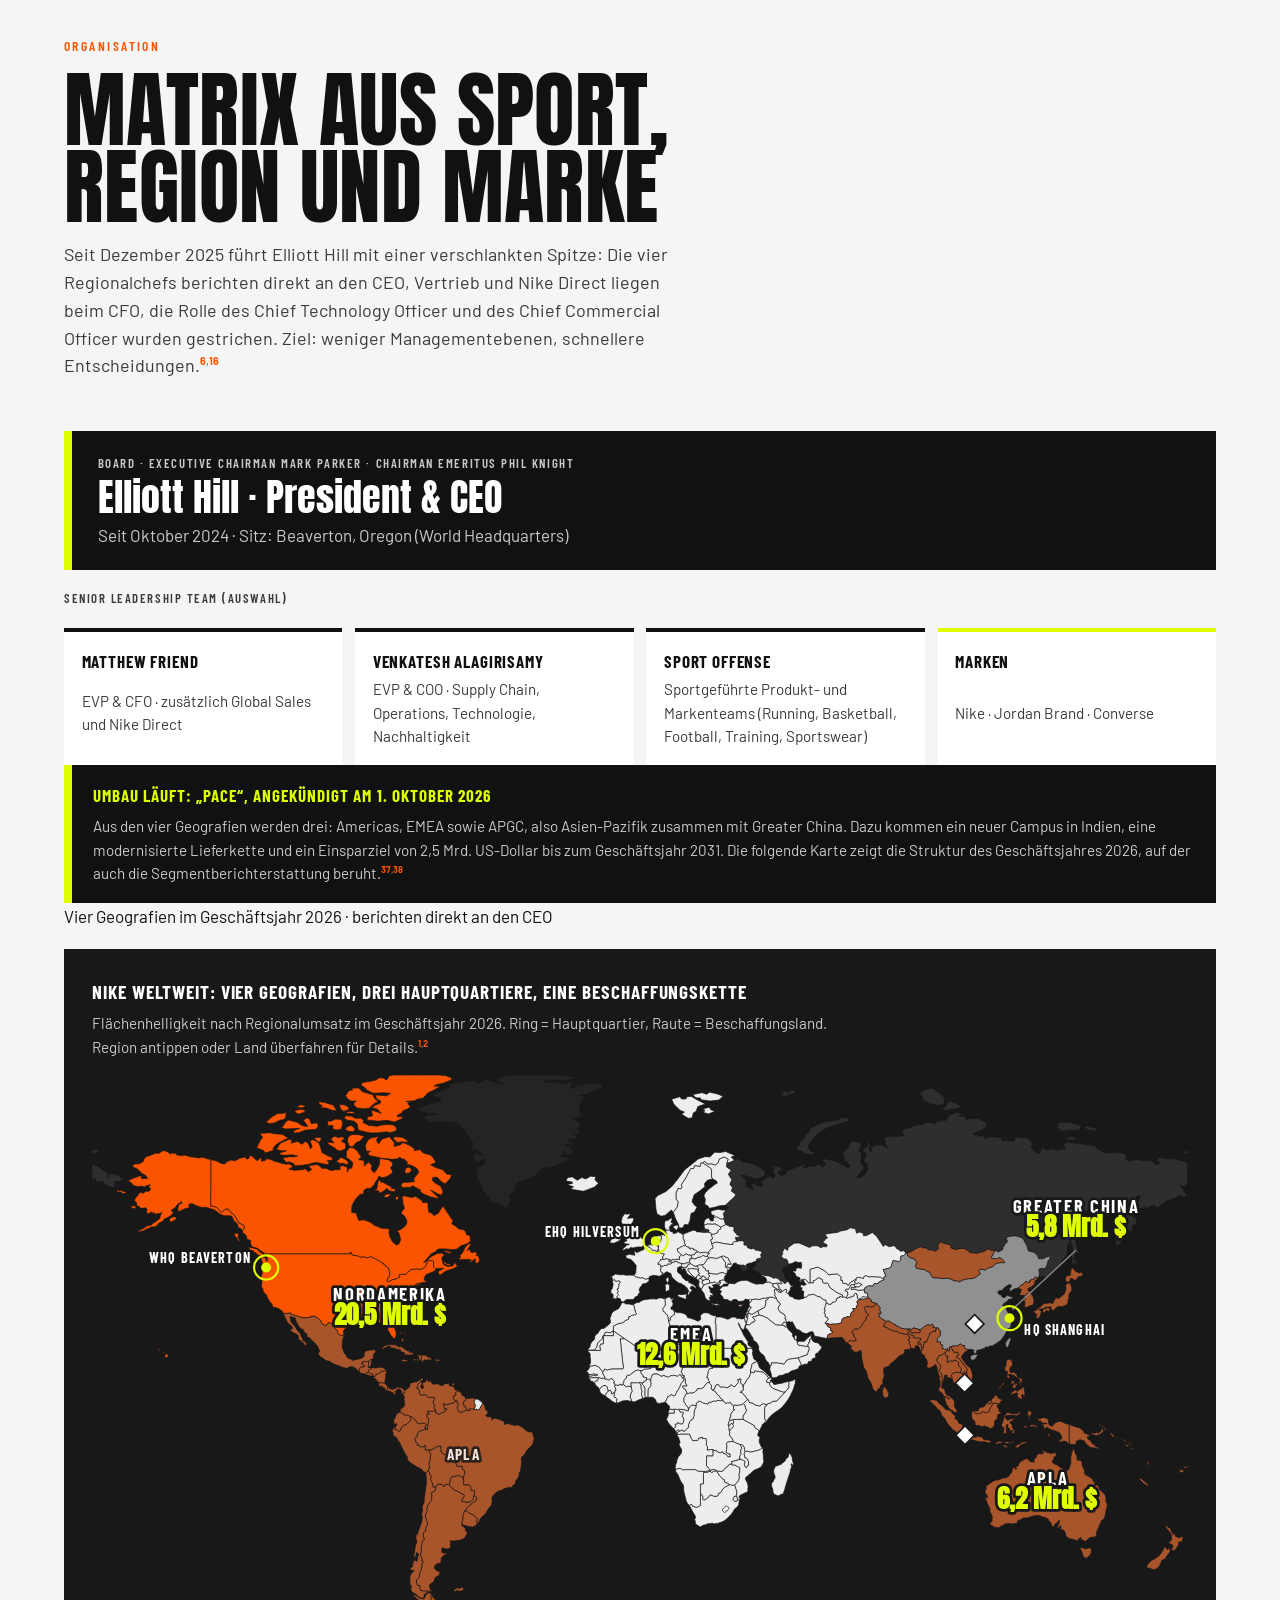
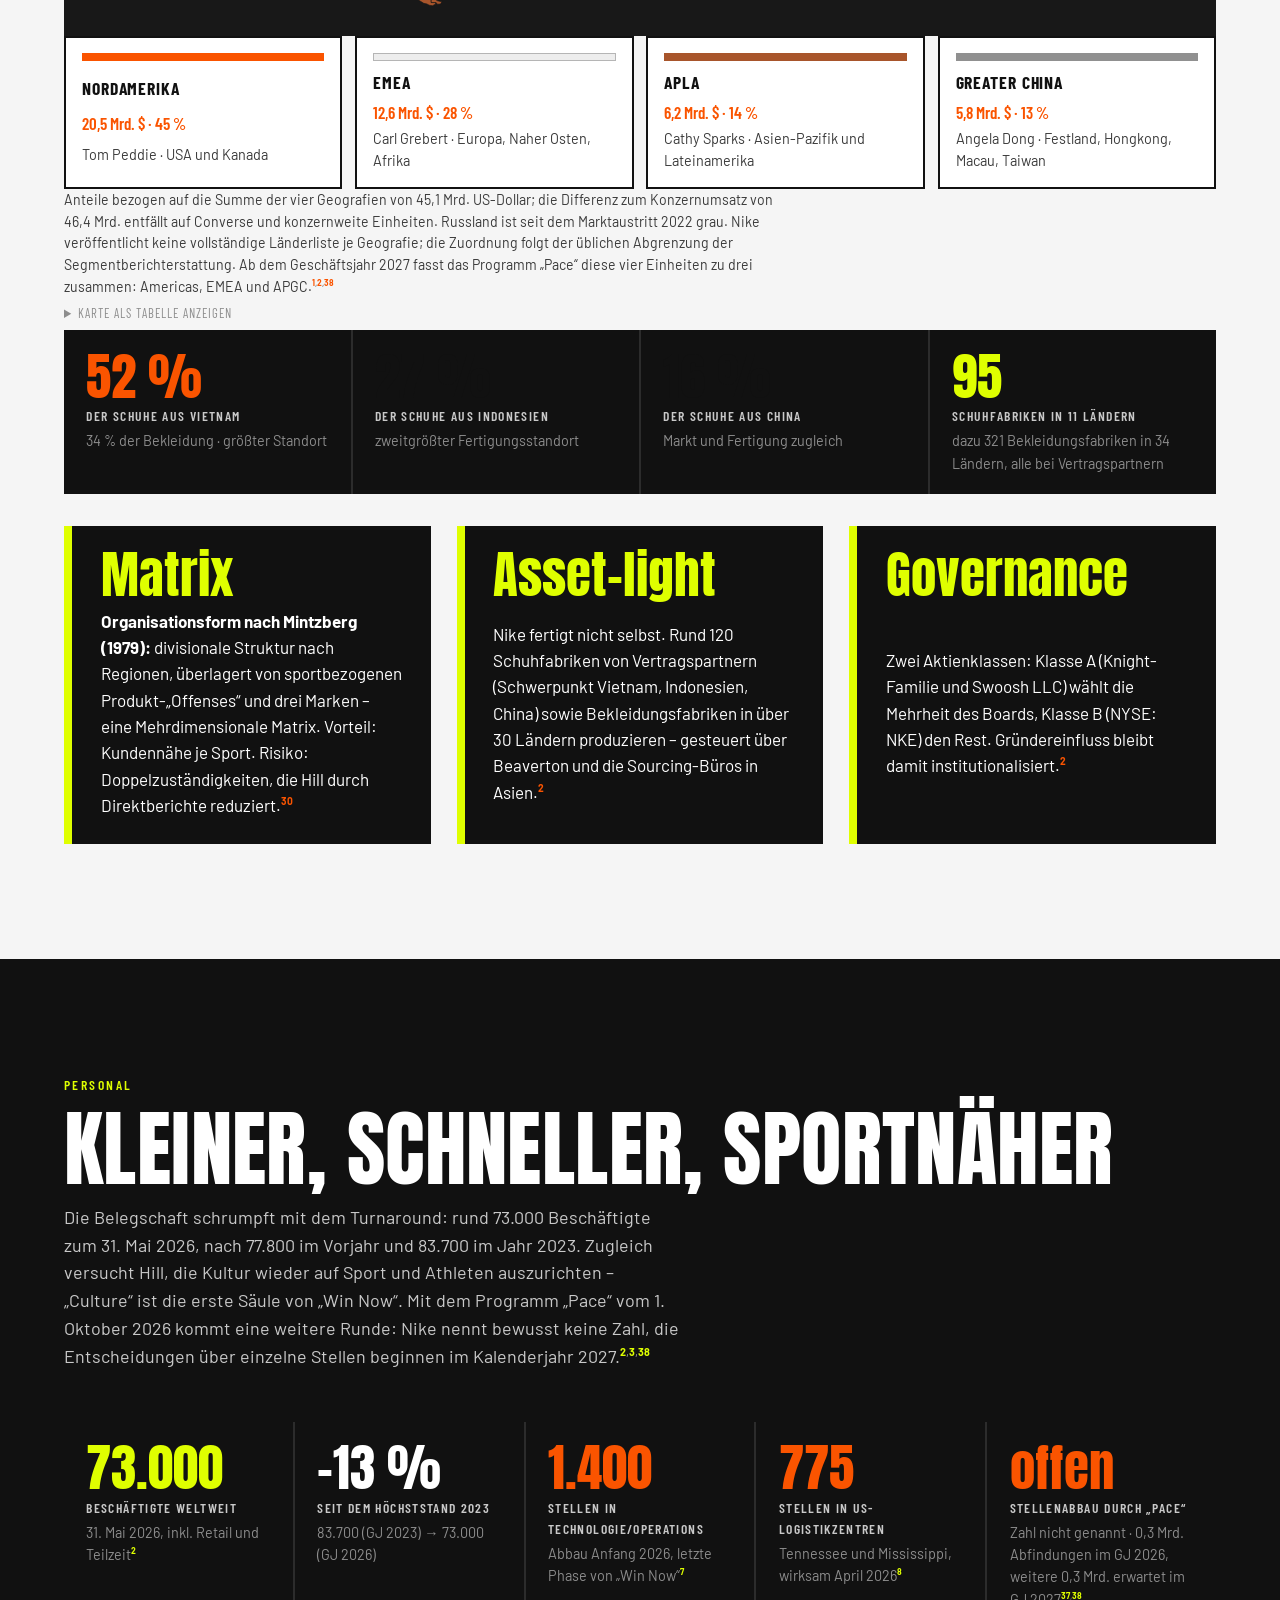
<file: nike/index.html>
<!doctype html>
<html lang="de">
<head>
<meta charset="utf-8">
<meta name="viewport" content="width=device-width, initial-scale=1, viewport-fit=cover">
<title>Nike Unternehmensprofil</title>
<link rel="preconnect" href="https://fonts.googleapis.com">
<link rel="stylesheet" href="https://fonts.googleapis.com/css2?family=Anton&family=Barlow:wght@400;500;600;700&family=Barlow+Condensed:wght@500;600;700&display=swap">
<style>
  :root{
    --black:#111111; --panel:#1b1b1b; --line:#2c2c2c;
    --white:#ffffff; --paper:#f5f5f5; --paper-line:#dcdcdc;
    --volt:#dfff00; --orange:#fa5400;
    --grey:#8d8d8d; --grey-2:#c9c9c9; --ink-soft:#3a3a3a;
    --display:'Anton','Impact','Arial Narrow',sans-serif;
    --body:'Barlow','Helvetica Neue',Helvetica,Arial,sans-serif;
    --cond:'Barlow Condensed','Arial Narrow',sans-serif;
    --gutter:clamp(16px,5vw,72px);
    color-scheme:dark;
  }
  *{box-sizing:border-box}
  html{scroll-behavior:smooth}
  body{margin:0;background:var(--black);color:var(--white);font-family:var(--body);font-size:clamp(17px,1.15vw,21px);line-height:1.55;-webkit-font-smoothing:antialiased}
  a{color:inherit}
  h1,h2,h3{margin:0;font-weight:400;text-wrap:balance}
  h2{font-family:var(--display);text-transform:uppercase;font-size:clamp(2.6rem,6.5vw,6rem);line-height:.92;letter-spacing:.005em}
  h3{font-family:var(--cond);font-weight:700;text-transform:uppercase;letter-spacing:.04em;font-size:clamp(1.15rem,1.6vw,1.5rem)}
  p{margin:0}
  .eyebrow{font-family:var(--cond);font-weight:600;text-transform:uppercase;letter-spacing:.18em;font-size:.85rem;color:var(--volt)}
  .light .eyebrow{color:var(--orange)}
  sup.src{font-size:.6em;vertical-align:super;line-height:0}
  sup.src a{text-decoration:none;color:var(--volt);font-weight:700}
  .light sup.src a{color:var(--orange)}

  /* progress + nav */
  #progress{position:fixed;left:0;top:0;height:4px;width:0;background:var(--volt);z-index:50;transition:width .15s linear}
  nav.top{position:sticky;top:env(safe-area-inset-top,0px);z-index:40;background:rgba(17,17,17,.92);backdrop-filter:blur(10px);border-bottom:1px solid var(--line);padding:0 var(--gutter)}
  nav.top .row{display:flex;align-items:center;gap:1rem;min-height:56px}
  nav.top .brand{display:flex;align-items:center;gap:.6rem;font-family:var(--display);font-size:1.25rem;letter-spacing:.06em;text-transform:uppercase;white-space:nowrap}
  nav.top .brand svg{width:44px;height:16px}
  nav.top ul{list-style:none;margin:0 0 0 auto;padding:0;display:flex;gap:.2rem;overflow-x:auto;scrollbar-width:none}
  nav.top ul::-webkit-scrollbar{display:none}
  nav.top li a{display:block;padding:.55rem .7rem;font-family:var(--cond);font-weight:600;text-transform:uppercase;letter-spacing:.08em;font-size:.9rem;text-decoration:none;color:var(--grey-2);border-bottom:3px solid transparent;white-space:nowrap}
  nav.top li a:hover,nav.top li a:focus-visible{color:var(--white);outline:none}
  nav.top li a.active{color:var(--volt);border-color:var(--volt)}

  section{padding-block:clamp(4rem,9vw,8rem);padding-inline:var(--gutter);scroll-margin-top:60px}
  section.light{background:var(--paper);color:var(--black)}
  .wrap{max-width:1400px;margin-inline:auto}
  .head{display:grid;gap:1rem;margin-bottom:clamp(2rem,4vw,3.5rem)}
  .head p.lead{max-width:62ch;font-size:clamp(1.05rem,1.4vw,1.35rem);color:var(--grey-2)}
  .light .head p.lead{color:var(--ink-soft)}

  /* hero */
  header.hero{position:relative;min-height:min(88vh,860px);display:grid;align-items:end;padding:0;overflow:hidden;background:var(--black)}
  header.hero canvas{position:absolute;inset:0;width:100%;height:100%;display:block}
  header.hero .content{position:relative;z-index:2;padding:clamp(3rem,6vw,6rem) var(--gutter);display:grid;gap:1.5rem;max-width:1400px;width:100%;margin-inline:auto}
  header.hero .swoosh{width:clamp(120px,14vw,220px);height:auto;fill:var(--white)}
  .kinetic{font-family:var(--display);text-transform:uppercase;line-height:.9;font-size:clamp(3.2rem,10vw,9.5rem);min-height:1.8em;letter-spacing:.005em}
  .kinetic .phrase{position:absolute;opacity:0;transform:translateY(.2em);transition:opacity .5s ease,transform .5s ease}
  .kinetic .phrase.on{position:relative;opacity:1;transform:none}
  .kinetic .phrase.q{color:var(--volt)}
  .kinetic .phrase.small{font-size:.55em;line-height:1;font-family:var(--cond);font-weight:700;text-transform:none;letter-spacing:0;max-width:16ch}
  .hero-meta{display:flex;flex-wrap:wrap;gap:1.5rem 3rem;align-items:flex-end;justify-content:space-between}
  .hero-meta .sub{max-width:52ch;color:var(--grey-2);font-size:clamp(1rem,1.3vw,1.25rem)}
  .btns{display:flex;flex-wrap:wrap;gap:.7rem}
  .btn{display:inline-flex;align-items:center;gap:.5rem;padding:.8rem 1.3rem;border-radius:999px;font-family:var(--cond);font-weight:700;text-transform:uppercase;letter-spacing:.08em;font-size:.95rem;text-decoration:none;border:2px solid var(--white);color:var(--white);transition:background .2s,color .2s}
  .btn:hover,.btn:focus-visible{background:var(--white);color:var(--black);outline:none}
  .btn.volt{background:var(--volt);border-color:var(--volt);color:var(--black)}
  .btn.volt:hover{background:var(--white);border-color:var(--white)}
  .hint{font-family:var(--cond);letter-spacing:.1em;text-transform:uppercase;font-size:.8rem;color:var(--grey)}
  .hint kbd{border:1px solid var(--grey);border-radius:4px;padding:0 .35em;font-family:inherit}

  /* grids */
  .g2{display:grid;grid-template-columns:repeat(auto-fit,minmax(min(100%,320px),1fr));gap:clamp(1.2rem,2.5vw,2.5rem)}
  .g3{display:grid;grid-template-columns:repeat(auto-fit,minmax(min(100%,280px),1fr));gap:clamp(1rem,2vw,2rem)}
  .g4{display:grid;grid-template-columns:repeat(auto-fit,minmax(min(100%,230px),1fr));gap:clamp(1rem,2vw,2rem)}

  /* founders */
  .founder{display:grid;grid-template-columns:auto 1fr;gap:1.2rem;align-items:start;padding-top:1.4rem;border-top:3px solid var(--volt)}
  .light .founder{border-color:var(--black)}
  .founder .initial{font-family:var(--display);font-size:clamp(3.5rem,7vw,6rem);line-height:.85;color:var(--orange)}
  .founder h3{font-size:clamp(1.4rem,2vw,1.9rem)}
  .founder .role{font-family:var(--cond);font-weight:600;letter-spacing:.06em;text-transform:uppercase;color:var(--ink-soft);margin-bottom:.6rem}
  .founder p{max-width:60ch}

  /* timeline */
  .timeline{list-style:none;margin:0;padding:0;display:grid;gap:0;border-left:3px solid var(--line)}
  .timeline li{display:grid;grid-template-columns:minmax(80px,120px) 1fr;gap:1rem;padding:1rem 0 1rem 1.4rem;position:relative;border-bottom:1px solid var(--line)}
  .timeline li::before{content:"";position:absolute;left:-9px;top:1.45rem;width:15px;height:15px;border-radius:50%;background:var(--black);border:3px solid var(--volt)}
  .timeline li.key::before{background:var(--volt)}
  .timeline .year{font-family:var(--display);font-size:clamp(1.5rem,2.4vw,2.2rem);line-height:1;color:var(--volt);font-variant-numeric:tabular-nums}
  .timeline .what strong{display:block;font-family:var(--cond);font-weight:700;text-transform:uppercase;letter-spacing:.04em;font-size:1.1rem}
  .timeline .what span{color:var(--grey-2)}

  /* 4P */
  .p-card{background:var(--white);color:var(--black);padding:1.6rem;display:grid;gap:.8rem;border-top:6px solid var(--orange);align-content:start}
  .p-card .big{font-family:var(--display);font-size:clamp(2.6rem,4.5vw,4rem);line-height:.9}
  .p-card ul{margin:0;padding-left:1.1rem;display:grid;gap:.4rem}
  .p-card li::marker{color:var(--orange)}
  .callout{background:var(--black);color:var(--white);padding:1.6rem 1.8rem;display:grid;gap:.6rem;border-left:8px solid var(--volt)}
  .callout .num{font-family:var(--display);font-size:clamp(2.4rem,4vw,3.6rem);line-height:.9;color:var(--volt)}

  /* tabs */
  .tabs{display:flex;flex-wrap:wrap;gap:.4rem;margin-bottom:1.5rem}
  .tabs button{font-family:var(--cond);font-weight:700;text-transform:uppercase;letter-spacing:.08em;font-size:.95rem;padding:.7rem 1.1rem;border:2px solid var(--line);background:transparent;color:var(--grey-2);cursor:pointer;border-radius:999px}
  .tabs button[aria-selected="true"]{background:var(--volt);border-color:var(--volt);color:var(--black)}
  .tabs button:focus-visible{outline:2px solid var(--white);outline-offset:2px}
  .panel{display:grid;gap:1.5rem;grid-template-columns:repeat(auto-fit,minmax(min(100%,340px),1fr));align-items:start}
  .panel .model{background:var(--panel);padding:1.6rem;display:grid;gap:.8rem;border:1px solid var(--line)}
  .panel .model p,.panel .model li{color:var(--grey-2)}
  .panel .model ul{margin:0;padding-left:1.1rem;display:grid;gap:.35rem}
  .panel .model li::marker{color:var(--volt)}
  .panel .model strong{color:var(--white)}
  .quad{display:grid;grid-template-columns:1fr 1fr;gap:6px;background:var(--line)}
  .quad div{background:var(--black);padding:1rem;min-height:120px;display:grid;gap:.3rem;align-content:start}
  .quad div .lab{font-family:var(--cond);font-weight:700;text-transform:uppercase;letter-spacing:.08em;font-size:.85rem;color:var(--grey)}
  .quad div.hot{background:var(--volt);color:var(--black)}
  .quad div.hot .lab{color:var(--black)}
  .quad div.warm{background:var(--orange);color:var(--black)}
  .quad div.warm .lab{color:var(--black)}
  .quad div.hot li,.quad div.warm li{color:var(--black)}
  .quad ul{margin:0;padding-left:1rem;font-size:.95rem}
  .pyramid{display:grid;gap:4px}
  .pyramid div{padding:.8rem 1rem;background:var(--panel);border:1px solid var(--line);display:grid;grid-template-columns:auto 1fr;gap:.8rem;align-items:baseline}
  .pyramid div b{font-family:var(--cond);text-transform:uppercase;letter-spacing:.06em;color:var(--volt)}
  .pyramid div:first-child{margin-inline:18%}
  .pyramid div:nth-child(2){margin-inline:12%}
  .pyramid div:nth-child(3){margin-inline:6%}
  .forces{display:grid;gap:6px}
  .force{display:grid;grid-template-columns:1fr auto;gap:1rem;align-items:center;background:var(--panel);border:1px solid var(--line);padding:.8rem 1rem}
  .force .dots{display:flex;gap:4px}
  .force .dots i{width:14px;height:14px;border-radius:50%;background:var(--line);display:block}
  .force .dots i.on{background:var(--orange)}
  .force small{display:block;color:var(--grey-2);font-size:.9rem}

  /* org */
  .org{display:grid;gap:1.2rem}
  .org .ceo{background:var(--black);color:var(--white);padding:1.4rem 1.6rem;display:grid;gap:.3rem;border-left:8px solid var(--volt)}
  .org .ceo .name{font-family:var(--display);font-size:clamp(1.8rem,3vw,2.6rem);line-height:1}
  .org .lvl{display:grid;grid-template-columns:repeat(auto-fit,minmax(min(100%,200px),1fr));gap:.8rem}
  .org .box{background:var(--white);color:var(--black);padding:1rem 1.1rem;border-top:4px solid var(--black);display:grid;gap:.2rem}
  .org .box.geo{border-top-color:var(--orange)}
  .org .box.brand{border-top-color:var(--volt)}
  .org .box b{font-family:var(--cond);font-weight:700;text-transform:uppercase;letter-spacing:.05em}
  .org .box span{color:var(--ink-soft);font-size:.95rem}
  .org .lab{font-family:var(--cond);font-weight:600;letter-spacing:.12em;text-transform:uppercase;font-size:.8rem;color:var(--ink-soft)}

  /* stat tiles */
  .tiles{display:grid;grid-template-columns:repeat(auto-fit,minmax(min(100%,200px),1fr));gap:2px;background:var(--line)}
  .tile{background:var(--black);padding:1.4rem 1.4rem 1.2rem;display:grid;gap:.25rem;align-content:start}
  .tile .v{font-family:var(--display);font-size:clamp(2.4rem,4vw,3.8rem);line-height:.95;font-variant-numeric:tabular-nums}
  .tile .v.volt{color:var(--volt)}
  .tile .v.orange{color:var(--orange)}
  .tile .l{font-family:var(--cond);font-weight:600;letter-spacing:.1em;text-transform:uppercase;font-size:.85rem;color:var(--grey-2)}
  .tile .d{color:var(--grey);font-size:.9rem}

  /* charts */
  .chart{background:var(--panel);border:1px solid var(--line);padding:1.2rem 1.2rem 1rem;display:grid;gap:.6rem;position:relative}
  .chart h3{font-size:1.15rem}
  .chart .note{color:var(--grey);font-size:.85rem}
  .chart svg{width:100%;height:auto;display:block;overflow:visible}
  .chart .legend{display:flex;gap:1.2rem;flex-wrap:wrap;font-family:var(--cond);font-weight:600;letter-spacing:.06em;text-transform:uppercase;font-size:.85rem;color:var(--grey-2)}
  .chart .legend i{display:inline-block;width:12px;height:12px;border-radius:3px;margin-right:.4rem;vertical-align:-1px}
  .tip{position:fixed;pointer-events:none;background:var(--white);color:var(--black);padding:.4rem .7rem;font-family:var(--cond);font-weight:600;font-size:.95rem;border-radius:4px;opacity:0;transform:translate(-50%,-120%);white-space:nowrap;z-index:60;transition:opacity .12s}
  .tip.on{opacity:1}
  svg text{font-family:var(--cond);font-weight:600;font-size:21px;fill:var(--grey-2)}
  svg text.val{fill:var(--white);font-size:23px}
  svg .grid{stroke:var(--line);stroke-width:1}
  svg .base{stroke:var(--grey);stroke-width:1}
  svg rect.bar{cursor:pointer}
  details.tbl{margin-top:.4rem}
  details.tbl summary{cursor:pointer;font-family:var(--cond);letter-spacing:.08em;text-transform:uppercase;font-size:.8rem;color:var(--grey)}
  details.tbl table{border-collapse:collapse;width:100%;font-size:.9rem;margin-top:.5rem;font-variant-numeric:tabular-nums}
  details.tbl td,details.tbl th{padding:.3rem .5rem;border-bottom:1px solid var(--line);text-align:right}
  details.tbl th:first-child,details.tbl td:first-child{text-align:left}

  /* investment */
  .score{display:grid;gap:2px;background:var(--paper-line)}
  .score .r{display:grid;grid-template-columns:minmax(120px,1.2fr) 3fr auto;gap:1rem;align-items:center;background:var(--white);padding:.8rem 1rem}
  .score .r b{font-family:var(--cond);text-transform:uppercase;letter-spacing:.05em}
  .score .r span{color:var(--ink-soft);font-size:.95rem}
  .badge{font-family:var(--cond);font-weight:700;text-transform:uppercase;letter-spacing:.08em;font-size:.8rem;padding:.3rem .6rem;border-radius:999px;white-space:nowrap}
  .badge.pro{background:var(--volt);color:var(--black)}
  .badge.con{background:var(--black);color:var(--white)}
  .badge.mid{background:var(--orange);color:var(--black)}
  .verdict{background:var(--black);color:var(--white);padding:clamp(1.6rem,3vw,2.6rem);display:grid;gap:1rem;align-content:start}
  .verdict .word{font-family:var(--display);text-transform:uppercase;font-size:clamp(3rem,7vw,6.5rem);line-height:.9;color:var(--volt)}
  .verdict ul{margin:0;padding-left:1.1rem;display:grid;gap:.5rem;color:var(--grey-2)}
  .verdict li::marker{color:var(--volt)}
  .disclaimer{font-size:.85rem;color:var(--grey);border-top:1px solid var(--line);padding-top:.8rem}

  /* sources */
  ol.sources{margin:0;padding-left:1.6rem;columns:2;column-gap:3rem;font-size:.92rem;color:var(--grey-2)}
  ol.sources li{break-inside:avoid;margin-bottom:.5rem;padding-left:.3rem}
  ol.sources li::marker{color:var(--volt);font-family:var(--cond);font-weight:700}
  ol.sources a{color:var(--white);text-decoration-color:var(--grey)}
  ol.sources li:target{color:var(--volt)}
  @media (max-width:800px){ol.sources{columns:1}.score .r{grid-template-columns:1fr auto}.score .r span{grid-column:1/-1}.founder{grid-template-columns:1fr}.timeline li{grid-template-columns:1fr}}
  /* films */
  .film{margin:0;display:grid;gap:.8rem}
  .film .frame{position:relative;aspect-ratio:16/9;max-width:100%;background:#000;overflow:hidden}
  .film .frame iframe{position:absolute;inset:0;width:100%;height:100%;border:0}
  .film figcaption b{display:block;font-family:var(--cond);font-weight:700;text-transform:uppercase;letter-spacing:.05em;font-size:1.05rem}
  .film figcaption span{display:block;color:var(--ink-soft);font-size:.95rem}
  .poster{position:absolute;inset:0;display:grid;place-items:center;align-content:center;gap:.6rem;text-decoration:none;color:var(--white);background:radial-gradient(ellipse at center,#2a2a2a 0%,#000 75%)}
  .poster .play{width:88px;height:88px;border-radius:50%;background:var(--volt);display:grid;place-items:center;color:var(--black);font-size:2rem;padding-left:6px}
  .poster b{font-family:var(--cond);font-weight:700;text-transform:uppercase;letter-spacing:.1em}
  .poster small{color:var(--grey-2)}
  /* world map */
  .mapplate{margin:1.2rem 0 0;background:#181818;color:var(--white);padding:clamp(1rem,2.2vw,1.8rem);display:grid;gap:1rem}
  .mapcap{display:grid;gap:.35rem}
  .mapcap b{font-family:var(--cond);font-weight:700;text-transform:uppercase;letter-spacing:.05em;font-size:clamp(1rem,1.5vw,1.25rem)}
  .mapcap span{color:var(--grey-2);font-size:.95rem;max-width:84ch}
  .mapbox{overflow-x:auto}
  .worldmap{width:100%;min-width:580px;height:auto;display:block}
  .cty{stroke:#181818;stroke-width:.6;stroke-linejoin:round;transition:fill .15s}
  .r-na{fill:#fa5400}.r-emea{fill:#ededed}.r-apla{fill:#a8552b}.r-gc{fill:#909090}
  .r-none{fill:#2e2e2e}.r-neutral{fill:#242424}
  .worldmap.dim .cty:not(.on){fill:#333333}
  .cty.on{fill:var(--volt)}
  .rlab{font-family:var(--cond);font-weight:700;letter-spacing:.09em;font-size:17px;fill:#ffffff;paint-order:stroke;stroke:#181818;stroke-width:5px;stroke-linejoin:round}
  .rval{font-family:var(--display);font-size:23px;fill:var(--volt);paint-order:stroke;stroke:#181818;stroke-width:5px;stroke-linejoin:round}
  .rlab.small{font-size:14px;opacity:.85}
  .lead{stroke:var(--grey);stroke-width:1.2}
  .pin{cursor:pointer}
  .pin text{font-family:var(--cond);font-weight:700;letter-spacing:.08em;font-size:13px;fill:#ffffff;paint-order:stroke;stroke:#181818;stroke-width:4px;stroke-linejoin:round}
  .pin .halo{fill:none;stroke:var(--volt);stroke-width:2}
  .pin .dot{fill:var(--volt)}
  .pin.mfg rect{fill:#ffffff;stroke:#181818;stroke-width:1.5}
  .geocards{display:grid;grid-template-columns:repeat(auto-fit,minmax(min(100%,210px),1fr));gap:.8rem}
  .geocard{text-align:left;background:var(--white);color:var(--black);border:2px solid var(--black);padding:.9rem 1rem;display:grid;gap:.15rem;cursor:pointer;font:inherit}
  .geocard .sw{width:100%;height:8px;display:block;margin-bottom:.4rem}
  .sw-na{background:#fa5400}.sw-emea{background:#ededed;outline:1px solid #b5b5b5;outline-offset:-1px}.sw-apla{background:#a8552b}.sw-gc{background:#909090}
  .geocard b{font-family:var(--cond);font-weight:700;text-transform:uppercase;letter-spacing:.05em;font-size:1.1rem}
  .geocard em{font-style:normal;font-family:var(--cond);font-weight:600;color:var(--orange)}
  .geocard .who{color:var(--ink-soft);font-size:.9rem}
  .geocard[aria-pressed="true"]{background:var(--black);color:var(--white)}
  .geocard[aria-pressed="true"] em{color:var(--volt)}
  .geocard[aria-pressed="true"] .who{color:var(--grey-2)}
  .geocard:focus-visible{outline:3px solid var(--orange);outline-offset:2px}
  .mapnote{color:var(--ink-soft);font-size:.88rem;max-width:92ch}
  .maptbl summary{color:var(--ink-soft)}
  .maptbl td,.maptbl th{border-bottom:1px solid var(--paper-line)}
  .maptiles{margin-top:.4rem}
  /* storytelling */
  .moment{display:grid;grid-template-columns:minmax(120px,190px) 1fr;gap:clamp(1rem,3vw,3rem);padding-block:clamp(1.6rem,3vw,2.6rem);border-top:3px solid var(--line)}
  .moment:first-of-type{border-top-color:var(--volt)}
  .mnum{font-family:var(--display);font-size:clamp(3rem,7vw,6rem);line-height:.85;color:var(--volt);font-variant-numeric:tabular-nums}
  .mbody{display:grid;gap:.9rem;max-width:72ch}
  .mbody h3{font-size:clamp(1.5rem,2.6vw,2.2rem);color:var(--white)}
  .mstory{color:var(--grey-2)}
  .mstory:first-of-type::first-letter{font-family:var(--display);font-size:2.6em;float:left;line-height:.8;padding:.06em .12em 0 0;color:var(--white)}
  .mlesson{border-left:6px solid var(--orange);padding:.7rem 0 .7rem 1rem;color:var(--white)}
  .mlesson b{display:block;font-family:var(--cond);font-weight:700;text-transform:uppercase;letter-spacing:.1em;font-size:.85rem;color:var(--orange)}
  .mclose{margin-top:clamp(1.6rem,3vw,2.6rem);padding:clamp(1.4rem,3vw,2.4rem);background:var(--panel);border:1px solid var(--line);display:grid;gap:.8rem;max-width:90ch}
  .mclose p{color:var(--grey-2)}
  .mkicker{font-family:var(--cond);font-weight:700;text-transform:uppercase;letter-spacing:.03em;font-size:clamp(1.1rem,2vw,1.6rem);color:var(--volt)!important;line-height:1.25}
  .pullquote{margin:clamp(2rem,4vw,3.5rem) 0 0;display:grid;gap:.8rem;max-width:34ch;justify-self:start}
  .pullquote blockquote{margin:0;font-family:var(--display);text-transform:uppercase;line-height:.98;font-size:clamp(1.8rem,4.2vw,3.4rem);text-wrap:balance}
  .pullquote figcaption{font-family:var(--cond);font-weight:600;letter-spacing:.03em;color:var(--ink-soft);border-top:3px solid var(--orange);padding-top:.6rem;max-width:46ch}
  section:not(.light) .pullquote figcaption{color:var(--grey-2)}

  /* presentation mode */
  #startpres{position:fixed;right:16px;bottom:calc(16px + env(safe-area-inset-bottom,0px));z-index:45;display:inline-flex;align-items:center;gap:.5rem;padding:.7rem 1.1rem;border-radius:999px;border:2px solid var(--volt);background:var(--volt);color:var(--black);font-family:var(--cond);font-weight:700;text-transform:uppercase;letter-spacing:.08em;font-size:.9rem;cursor:pointer;box-shadow:0 6px 24px rgba(0,0,0,.45)}
  #startpres:hover{background:var(--white);border-color:var(--white)}
  #startpres:focus-visible{outline:3px solid var(--white);outline-offset:3px}
  #presui{position:fixed;inset:0;z-index:60;pointer-events:none;display:none}
  body.presenting #presui{display:block}
  body.presenting #startpres{display:none}
  body.presenting nav.top,body.presenting #progress,body.presenting footer{display:none}
  body.presenting{overflow:hidden}
  body.presenting .slide{display:none}
  body.presenting .slide.live{display:grid;place-items:center;position:fixed;inset:0;overflow:auto;padding:clamp(28px,4.5vh,64px) clamp(28px,4vw,72px) clamp(64px,8vh,92px)}
  body.presenting .slide.live > .wrap,body.presenting .slide.live > .content{width:min(1200px,100%);max-width:1200px;margin-inline:auto;transform-origin:top center}
  body.presenting .slide.live.overflowing{align-items:start}
  body.presenting .hidepart{display:none!important}
  body.presenting .slide.live.subslide .head p.lead{display:none}
  body.presenting .slide.live.subslide .head{gap:.3rem;margin-bottom:1.2rem}
  body.presenting .slide.live.subslide h2{font-size:clamp(1.8rem,3.4vw,3rem)}
  body.presenting header.hero.live{min-height:0;padding:0}
  body.presenting header.hero.live .content{padding:clamp(28px,5vh,70px) clamp(28px,4vw,72px)}
  body.presenting .hint{display:none}
  body.presenting .slide.live .film{grid-template-columns:1.4fr 1fr;align-items:center;gap:clamp(1rem,2vw,2rem)}
  body.presenting .slide.live .film figcaption{display:grid;gap:.5rem}
  @media (max-width:900px){body.presenting .slide.live .film{grid-template-columns:1fr}}
  #presui .pbar{position:absolute;left:0;top:0;height:5px;width:100%;background:rgba(255,255,255,.12)}
  #presui .pbar span{display:block;height:100%;width:0;background:var(--volt);transition:width .2s ease}
  #presui .pchrome{position:absolute;left:0;right:0;bottom:0;display:flex;align-items:center;flex-wrap:nowrap;gap:1rem;padding:.7rem clamp(16px,3vw,32px) calc(.7rem + env(safe-area-inset-bottom,0px));background:linear-gradient(to top,rgba(0,0,0,.85),rgba(0,0,0,0));pointer-events:auto}
  #presui .ptitle{font-family:var(--cond);font-weight:700;text-transform:uppercase;letter-spacing:.12em;font-size:.85rem;color:var(--volt);white-space:nowrap;overflow:hidden;text-overflow:ellipsis;min-width:0}
  #presui .pspacer{margin-left:auto}
  #presui .pcount{font-family:var(--cond);font-weight:700;letter-spacing:.08em;font-size:.85rem;color:var(--grey-2);font-variant-numeric:tabular-nums}
  #presui button{font-family:var(--cond);font-weight:700;text-transform:uppercase;letter-spacing:.08em;font-size:.82rem;padding:.45rem .8rem;border:2px solid var(--grey);background:transparent;color:var(--white);cursor:pointer;border-radius:999px}
  #presui button:hover{border-color:var(--volt);color:var(--volt)}
  #presui button:focus-visible{outline:2px solid var(--volt);outline-offset:2px}
  #presui .pexit{border-color:var(--orange);color:var(--orange)}
  @media (max-width:820px){#presui .ptitle{display:none}}
  @media (max-width:640px){#presui .lbl{display:none}#presui .pchrome{gap:.45rem;padding:.45rem 12px calc(.45rem + env(safe-area-inset-bottom,0px))}#presui button{padding:.35rem .65rem;font-size:.75rem}#presui .pcount{font-size:.75rem}}
  .finalclose{max-width:96ch;border-left:8px solid var(--volt)}
  .finalclose p b{color:var(--white)}
  .finalnote{font-family:var(--cond);font-weight:600;letter-spacing:.04em;text-transform:uppercase;font-size:.9rem;color:var(--grey)!important}
  /* Videoplayer mit Startkachel */
  .ytfacade{position:absolute;inset:0;width:100%;height:100%;display:grid;place-items:center;align-content:center;gap:.6rem;border:0;cursor:pointer;font:inherit;color:var(--white);background:radial-gradient(ellipse at 50% 40%,#333 0%,#000 78%);padding:1rem;text-align:center}
  .ytfacade .play{width:clamp(56px,7vw,88px);height:clamp(56px,7vw,88px);border-radius:50%;background:var(--volt);color:var(--black);display:grid;place-items:center;font-size:clamp(1.4rem,2.4vw,2rem);padding-left:5px;transition:transform .15s}
  .ytfacade:hover .play,.ytfacade:focus-visible .play{transform:scale(1.08);background:var(--white)}
  .ytfacade b{font-family:var(--cond);font-weight:700;text-transform:uppercase;letter-spacing:.1em;font-size:clamp(.9rem,1.2vw,1.05rem)}
  .ytfacade small{color:var(--grey-2);font-size:.82rem;max-width:40ch}
  .ytfacade:focus-visible{outline:3px solid var(--volt);outline-offset:-4px}
  .film .frame iframe{position:absolute;inset:0;width:100%;height:100%;border:0}
  .ytfallback{font-family:var(--cond);font-weight:600;letter-spacing:.04em;text-transform:uppercase;font-size:.8rem}
  .ytfallback a{color:var(--orange)}
  .quotebook{display:grid;grid-template-columns:minmax(140px,240px) 1fr;gap:clamp(1.2rem,3vw,3rem);align-items:center;max-width:none;justify-self:stretch}
  .bookcover{width:100%;height:auto;display:block;border:3px solid var(--black);box-shadow:10px 10px 0 var(--orange)}
  .quotebook .qtext{display:grid;gap:1rem}
  .quotebook blockquote{margin:0;font-family:var(--display);text-transform:uppercase;line-height:.98;font-size:clamp(1.8rem,4.4vw,3.6rem);text-wrap:balance}
  .quotebook figcaption{display:grid;gap:.5rem;border-top:3px solid var(--orange);padding-top:.8rem;max-width:64ch}
  .quotebook figcaption b{font-family:var(--cond);font-weight:700;text-transform:uppercase;letter-spacing:.08em;font-size:1.05rem}
  .quotebook figcaption span{color:var(--ink-soft)}
  .quotebook figcaption small{color:var(--grey);font-size:.78rem;line-height:1.4}
  @media (max-width:640px){.quotebook{grid-template-columns:1fr}.bookcover{max-width:220px}}
  .pacebox{background:var(--black);color:var(--white);padding:1.1rem 1.3rem;display:grid;gap:.4rem;border-left:8px solid var(--volt)}
  .pacebox b{font-family:var(--cond);font-weight:700;text-transform:uppercase;letter-spacing:.06em;color:var(--volt)}
  .pacebox span{color:var(--grey-2);font-size:.95rem}
  .update{background:var(--panel);border-left:6px solid var(--orange);padding:1rem 1.2rem;display:grid;gap:.6rem}
  .update b{font-family:var(--cond);font-weight:700;text-transform:uppercase;letter-spacing:.08em;color:var(--orange)}
  .update p{color:var(--grey-2);font-size:.95rem}
  .update strong{color:var(--white)}
  footer{padding:2rem var(--gutter) 3rem;color:var(--grey);font-size:.85rem;border-top:1px solid var(--line)}
  @media (prefers-reduced-motion:reduce){html{scroll-behavior:auto}.kinetic .phrase{transition:none}}
</style>
</head>
<body>

<div id="progress"></div>
<div class="tip" id="tip"></div>

<nav class="top" aria-label="Kapitel">
  <div class="row">
    <a class="brand" href="#top" style="text-decoration:none">
      <svg viewBox="0 0 69 24" aria-hidden="true"><path fill="currentColor" d="M68.56 4L18.4 25.36Q14.22 27.13 11.36 27.13q-3.2 0-4.66-2.25-1.13-1.76-.86-4.47.28-2.71 1.96-5.86Q10.06 6.29 15.6.83q-2.24 2.86-3.53 5.6-1.29 2.74-1.29 4.93 0 2.2 1.31 3.35 1.31 1.15 3.6 1.15 1.91 0 4.49-.94L68.56 4z" transform="translate(0 -3)"/></svg>
      Nike
    </a>
    <ul>
      <li><a href="#video">Filme</a></li>
      <li><a href="#gruender">Gründer</a></li>
      <li><a href="#geschichte">Geschichte</a></li>
      <li><a href="#momente">Momente</a></li>
      <li><a href="#marketing">Marketing-Mix</a></li>
      <li><a href="#positionierung">Positionierung</a></li>
      <li><a href="#organisation">Organisation</a></li>
      <li><a href="#personal">Personal</a></li>
      <li><a href="#finanzen">Finanzen</a></li>
      <li><a href="#investment">Investment</a></li>
      <li><a href="#finale">Abschluss</a></li>
      <li><a href="#quellen">Quellen</a></li>
    </ul>
  </div>
</nav>

<header class="hero" id="top">
  <canvas id="swooshCanvas" aria-hidden="true"></canvas>
  <div class="content">
    <svg class="swoosh" viewBox="0 0 69 24" role="img" aria-label="Nike Swoosh"><path d="M68.56 4L18.4 25.36Q14.22 27.13 11.36 27.13q-3.2 0-4.66-2.25-1.13-1.76-.86-4.47.28-2.71 1.96-5.86Q10.06 6.29 15.6.83q-2.24 2.86-3.53 5.6-1.29 2.74-1.29 4.93 0 2.2 1.31 3.35 1.31 1.15 3.6 1.15 1.91 0 4.49-.94L68.56 4z" transform="translate(0 -3)"/></svg>
    <h1 class="kinetic" id="kinetic" aria-live="polite">
      <span class="phrase on">Just Do It.</span>
      <span class="phrase q">Why Do It?</span>
      <span class="phrase small q">Warum antreten, wenn du verlieren kannst?</span>
      <span class="phrase small q">Warum weitermachen, wenn niemand zusieht?</span>
      <span class="phrase small">Weil der Versuch zählt.</span>
      <span class="phrase">Rip the Script.</span>
    </h1>
    <div class="hero-meta">
      <p class="sub">Vom verbotenen Air Jordan (1985) über „Just Do It“ (1988) bis „Why Do It?“ (2025): Nike verkauft keine Schuhe, sondern die Entscheidung, überhaupt anzutreten. Unternehmensprofil, Strategie und Zahlen zum Geschäftsjahr 2026 – und die Frage, ob eine großartige Marke reicht.<sup class="src"><a href="#s9">9</a>,<a href="#s34">34</a></sup></p>
      <div class="btns">
        <a class="btn volt" href="#video">Filme ansehen</a>
        <button class="btn" type="button" id="heropres">Präsentationsmodus starten</button>
      </div>
    </div>
    <p class="hint">Hörsaal-Modus: <kbd>P</kbd> startet die Vollbild-Präsentation · <kbd>→</kbd> weiter · <kbd>←</kbd> zurück · <kbd>Esc</kbd> beendet · Zahlen nach Geschäftsjahr (endet 31. Mai)</p>
  </div>
</header>

<!-- FILME -->
<section id="video" class="light">
  <div class="wrap">
    <div class="head">
      <p class="eyebrow">Markenbotschaft · Filme</p>
      <h2>Der Schuh ist nie das Produkt</h2>
      <p class="lead">Vierzig Jahre Markenführung in zwei Filmen. 1985 verwandelt ein Verbot einen Basketballschuh in ein Symbol. 2025 dreht Nike den eigenen Claim um und fragt eine Generation, warum sie überhaupt antritt. Dazwischen liegt dieselbe Idee: Der Schuh ist nie das Produkt.<sup class="src"><a href="#s9">9</a>,<a href="#s34">34</a></sup></p>
    </div>
    <div class="g2">
      <figure class="film" data-part>
        <div class="frame" data-yt="iLL53TJN8LM" data-t="Nike Why Do It? Film von 2025"><button class="ytfacade" type="button"><span class="play">▶</span><b>Film starten</b><small>Wiedergabe über YouTube, direkt auf dieser Seite.</small></button></div>
        <figcaption><b>„Why Do It?“ · September 2025 · 1:01 min</b><span>Alcaraz, LeBron James, Caitlin Clark, Saquon Barkley, Rayssa Leal, Qinwen Zheng · Stimme: Tyler, the Creator. Empfehlung für den Einstieg in den Vortrag. Nike hat den Film nicht auf YouTube veröffentlicht; eingebettet ist ein vollständiger Re-Upload, das Original liegt im <a href="https://about.nike.com/en/newsroom/releases/nike-why-do-it-campaign" target="_blank" rel="noopener">Nike Newsroom</a>.</span> <span class="ytfallback">· <a href="https://www.youtube.com/watch?v=iLL53TJN8LM" target="_blank" rel="noopener">Falls der Player streikt: auf YouTube öffnen</a></span></figcaption>
      </figure>
<figure class="film" data-part>
        <div class="frame" data-yt="IdoMh_Aykik" data-t="Air Jordan 1 Banned Werbespot von 1985"><button class="ytfacade" type="button"><span class="play">▶</span><b>Film starten</b><small>Wiedergabe über YouTube, direkt auf dieser Seite.</small></button></div>
        <figcaption><b>„Banned“ · Air Jordan 1 · 1985 · 0:33 min</b><span>Der Spot, der aus einem Schuh eine Legende machte. Michael Jordan, ein schwarz-roter Air Jordan 1, ein schwarzer Balken über dem Schuh und der Satz, die NBA habe ihn aus dem Spiel geworfen. Nike zahlte die Strafen und verkaufte die Empörung mit. Genau genommen betraf das Farbverbot ein anderes Modell – die Geschichte wirkt trotzdem bis heute.<sup class="src"><a href="#s34">34</a></sup></span> <span class="ytfallback">· <a href="https://www.youtube.com/watch?v=IdoMh_Aykik" target="_blank" rel="noopener">Falls der Player streikt: auf YouTube öffnen</a></span></figcaption>
      </figure>
    </div>
  </div>
</section>

<!-- GRÜNDER -->
<section class="light" id="gruender">
  <div class="wrap">
    <div class="head">
      <p class="eyebrow">Unternehmensgründer</p>
      <h2>Ein Läufer und sein Trainer</h2>
      <p class="lead">Nike entstand 1964 als „Blue Ribbon Sports“ aus einer Partnerschaft zwischen dem Mittelstreckenläufer Phil Knight und seinem Leichtathletik-Coach Bill Bowerman an der University of Oregon. Startkapital: 500 US-Dollar pro Person.<sup class="src"><a href="#s31">31</a></sup></p>
    </div>
    <div class="g2">
      <article class="founder">
        <div class="initial">PK</div>
        <div>
          <h3>Phil Knight (*1938)</h3>
          <p class="role">Mitgründer · CEO 1964–2004 · Chairman Emeritus</p>
          <p>Schrieb 1962 an der Stanford Graduate School of Business die Seminararbeit „Can Japanese Sports Shoes Do to German Sports Shoes What Japanese Cameras Did to German Cameras?“ – die „Crazy Idea“. Importierte zunächst Onitsuka-Tiger-Laufschuhe aus Japan und verkaufte sie aus dem Kofferraum seines Plymouth Valiant. Knight prägte Nikes Kultur aus Wettbewerbsgeist, Risikobereitschaft und Athleten-Nähe.<sup class="src"><a href="#s31">31</a></sup></p>
        </div>
      </article>
      <article class="founder">
        <div class="initial">BB</div>
        <div>
          <h3>Bill Bowerman (1911–1999)</h3>
          <p class="role">Mitgründer · Produkt-Innovator · Olympia-Coach 1972</p>
          <p>Legendärer Track-Coach in Oregon, der Schuhe für seine Athleten selbst modifizierte. 1971 goss er Gummi in das Waffeleisen seiner Frau – die Waffelsohle des „Waffle Trainer“ (1974) wurde Nikes erste große Produktinnovation. Bowerman steht für den Innovationskern der Marke: „If you have a body, you are an athlete.“<sup class="src"><a href="#s31">31</a></sup></p>
        </div>
      </article>
    </div>
    <figure class="pullquote quotebook">
      <img class="bookcover" src="[data-uri]" width="560" height="693" alt="Buchcover mit gemalten Porträts von Bill Bowerman und Phil Knight, Titel Building the Nike Empire">
      <div class="qtext">
        <blockquote>„Wenn du einen Körper hast, bist du ein Athlet.“</blockquote>
        <figcaption>
          <b>Bill Bowerman</b>
          <span>Der Satz steht bis heute als Leitsatz auf dem Nike-Campus in Beaverton. Er definiert die Zielgruppe nicht über Leistung, sondern über Zugehörigkeit: Nike verkauft keine Ausrüstung für Profis, sondern die Erlaubnis, sich selbst als Sportlerin oder Sportler zu sehen. Aus dieser Haltung erklärt sich, warum aus der Partnerschaft zwischen einem Trainer und seinem Läufer ein Weltkonzern werden konnte.</span>
          <small>Buchcover: Keith Elliot Greenberg, Illustration Dick Smolinski, „Bill Bowerman &amp; Phil Knight: Building the Nike Empire“, Reihe Partners, Blackbirch Press 1994.<sup class="src"><a href="#s39">39</a></sup></small>
        </figcaption>
      </div>
    </figure>
    <div class="g3" style="margin-top:2.5rem">
      <div class="callout"><div class="num">35 $</div><p>Honorar für Grafikstudentin Carolyn Davidson, die 1971 den Swoosh entwarf – heute eines der wertvollsten Logos der Welt.</p></div>
      <div class="callout"><div class="num">1971</div><p>Der erste Mitarbeiter Jeff Johnson schlägt den Namen „Nike“ vor – die griechische Siegesgöttin. 1978 wird Blue Ribbon Sports in Nike, Inc. umbenannt.</p></div>
      <div class="callout"><div class="num">1980</div><p>Börsengang an der NYSE (Ticker NKE). Knight bleibt bis heute über Stimmrechtsaktien der Klasse A mit der Familie größter Einzelaktionär.<sup class="src"><a href="#s2">2</a></sup></p></div>
    </div>
  </div>
</section>

<!-- GESCHICHTE -->
<section id="geschichte">
  <div class="wrap">
    <div class="head">
      <p class="eyebrow">Unternehmensgeschichte</p>
      <h2>Vom Kofferraum zur Weltmarke</h2>
      <p class="lead">Sechs Jahrzehnte in Stationen. Hervorgehoben sind die Wendepunkte, die das heutige Geschäftsmodell erklären: Athleten-Marketing, Produktinnovation, Direktvertrieb – und der laufende Turnaround.</p>
    </div>
    <ol class="timeline">
      <li class="key"><span class="year">1964</span><div class="what"><strong>Gründung Blue Ribbon Sports</strong><span>Knight und Bowerman vertreiben Onitsuka Tiger in den USA. 1966 erster eigener Laden in Santa Monica.</span></div></li>
      <li class="key"><span class="year">1971</span><div class="what"><strong>Swoosh und Markenname „Nike“</strong><span>Trennung von Onitsuka, erste eigene Schuhe 1972 bei den US-Olympiatrials in Eugene.</span></div></li>
      <li><span class="year">1974</span><div class="what"><strong>Waffle Trainer</strong><span>Bowermans Waffelsohle – der erste Bestseller mit eigener Technologie.</span></div></li>
      <li class="key"><span class="year">1980</span><div class="what"><strong>Börsengang</strong><span>IPO im Dezember 1980; Nike ist bereits Marktführer im US-Laufschuhmarkt.</span></div></li>
      <li class="key"><span class="year">1984</span><div class="what"><strong>Vertrag mit Michael Jordan</strong><span>Air Jordan 1 (1985) begründet die Athleten-Signature-Logik und die spätere Marke Jordan (heute Milliardengeschäft).</span></div></li>
      <li><span class="year">1987</span><div class="what"><strong>Air Max 1</strong><span>Tinker Hatfield macht die Air-Technologie sichtbar – Design als Differenzierungsmerkmal.</span></div></li>
      <li class="key"><span class="year">1988</span><div class="what"><strong>„Just Do It“</strong><span>Wieden+Kennedy prägt den Claim; Nike überholt Reebok und wird zur Nummer 1 in den USA.</span></div></li>
      <li><span class="year">2003</span><div class="what"><strong>Übernahme Converse</strong><span>Kauf für rund 305 Mio. US-Dollar; Aufbau eines Mehrmarken-Portfolios (Nike, Jordan, Converse).</span></div></li>
      <li><span class="year">2006</span><div class="what"><strong>Mark Parker wird CEO</strong><span>Designer-CEO; Ära von Flyknit (2012), Nike+ und Digitalisierung. Umsatz wächst von 15 auf 39 Mrd. US-Dollar.</span></div></li>
      <li><span class="year">2018</span><div class="what"><strong>„Dream Crazy“ mit Colin Kaepernick</strong><span>30 Jahre „Just Do It“ – Haltung als Markenkern, trotz Boykottaufrufen Umsatz- und Kursanstieg.</span></div></li>
      <li><span class="year">2020</span><div class="what"><strong>John Donahoe · Consumer Direct Acceleration</strong><span>Radikale Verlagerung zum Direktvertrieb (Nike Direct), Rückzug aus Amazon und vielen Händlern. Rekordumsatz 51,4 Mrd. (GJ 2024), dann Absatzschwäche und Innovationsstau.</span></div></li>
      <li class="key"><span class="year">2024</span><div class="what"><strong>Elliott Hill wird CEO · „Win Now“</strong><span>Rückkehr des 32-jährigen Nike-Veteranen (Okt. 2024). Im Dezember 2024 Start der Turnaround-Agenda „Win Now“: Sport in den Mittelpunkt, Wholesale-Partner zurückgewinnen, Lager bereinigen.<sup class="src"><a href="#s14">14</a></sup></span></div></li>
      <li class="key"><span class="year">2025</span><div class="what"><strong>„Why Do It?“ · NikeSKIMS · Rückkehr zu Amazon</strong><span>Neue Markenkampagne (Sept.), Frauen-Marke mit Skims, sportgeführte Organisation, Zölle belasten Marge.<sup class="src"><a href="#s9">9</a>,<a href="#s13">13</a>,<a href="#s17">17</a></sup></span></div></li>
      <li class="key"><span class="year">2026</span><div class="what"><strong>WM-Kampagne „Rip the Script“ · GJ 2026: 46,4 Mrd. US-Dollar</strong><span>Umsatz stabil, Wholesale +6 %, Nike Direct −6 %, China −12 %. Hill kündigt die nächste Phase „Sport Offense“ an.<sup class="src"><a href="#s1">1</a>,<a href="#s4">4</a>,<a href="#s11">11</a></sup></span></div></li>
      <li class="key"><span class="year">Okt.<br>2026</span><div class="what"><strong>„Pace“: der dritte Umbau in zwei Jahren</strong><span>Q1 GJ 2027 bringt −4 % Umsatz und −26 % in Greater China. Nike kündigt ein Einsparprogramm über 2,5 Mrd. US-Dollar bis GJ 2031 an, reduziert vier Geografien auf drei und senkt die Jahresprognose. Die Aktie fällt auf ein Zwölfjahrestief.<sup class="src"><a href="#s37">37</a>,<a href="#s38">38</a></sup></span></div></li>
    </ol>
  </div>
</section>

<!-- MOMENTE -->
<section id="momente">
  <div class="wrap">
    <div class="head">
      <p class="eyebrow">Drei Momente</p>
      <h2>Wie eine Marke entsteht</h2>
      <p class="lead">Marken entstehen selten in Strategiepapieren. Sie entstehen in Entscheidungen, die im Augenblick riskant aussehen und erst rückblickend zwingend wirken. Drei solche Momente erklären Nike bis heute – und liefern den Maßstab für den laufenden Turnaround.</p>
    </div>

    <article class="moment">
      <div class="mnum">1971</div>
      <div class="mbody">
        <h3>Das Waffeleisen von Eugene</h3>
        <p class="mstory">Bill Bowerman sitzt am Frühstückstisch in Oregon und denkt über Haftung nach. Seine Läufer rutschen auf der Tartanbahn, die Spikes zerstören sie. Vor ihm steht das Waffeleisen seiner Frau. Er holt flüssiges Urethan, gießt es hinein und presst zu. Das Eisen ist ruiniert. Die Sohle ist geboren.</p>
        <p class="mstory">Drei Jahre später kommt der Waffle Trainer auf den Markt und wird Nikes erster echter Bestseller. Ein Trainer ohne Ingenieurbüro hat eine Kategorie neu definiert, weil er ein konkretes Problem konkreter Athleten lösen wollte.</p>
        <p class="mlesson"><b>Was daraus wurde</b> Innovation kam bei Nike nie allein aus dem Labor, sondern vom Rand des Sports. Genau dieser Maßstab macht die Innovationsschwäche der Jahre 2022 bis 2024 so schmerzhaft: Nicht die Marke war müde, sondern das Produkt.</p>
      </div>
    </article>

    <article class="moment">
      <div class="mnum">1984</div>
      <div class="mbody">
        <h3>Das Treffen, das Michael Jordan nicht wollte</h3>
        <p class="mstory">Ein Rookie aus North Carolina trägt Adidas, liebt Adidas und will Nike nicht einmal anhören. Nike ist damals eine Laufschuhfirma, kein Basketballname. Erst seine Mutter Deloris besteht darauf, dass er in das Flugzeug nach Oregon steigt.</p>
        <p class="mstory">Nike bietet 500.000 US-Dollar pro Jahr über fünf Jahre, dazu eine Beteiligung am Umsatz und eine eigene Schuhlinie mit seinem Namen. Üblich für einen Rookie waren rund 100.000. Das interne Ziel lautet drei Millionen Umsatz in drei Jahren. Im ersten Jahr werden es 126 Millionen.<sup class="src"><a href="#s33">33</a>,<a href="#s34">34</a></sup></p>
        <p class="mstory">Dazu die Legende: Ein schwarz-roter Schuh verstößt gegen die Farbregel der NBA, pro Spiel werden 5.000 US-Dollar Strafe fällig, Nike zahlt sie und macht daraus den Werbespot „Banned“. Genau genommen betraf das Verbot ein anderes Modell, den Air Ship. Nike hat die Geschichte nie korrigiert, weil sie zu gut war.<sup class="src"><a href="#s34">34</a></sup></p>
        <p class="mlesson"><b>Was daraus wurde</b> Nike verkauft seither keine Produkte, sondern Menschen. Aus dem Vertrag wurde die Jordan Brand, bis heute eine der profitabelsten Einheiten des Konzerns – und die Blaupause für jeden Athletenvertrag der Branche.</p>
      </div>
    </article>

    <article class="moment">
      <div class="mnum">2018</div>
      <div class="mbody">
        <h3>Der teuerste Satz der Markengeschichte</h3>
        <p class="mstory">Zum dreißigsten Geburtstag von „Just Do It“ stellt Nike einen Quarterback ins Zentrum, der seit zwei Jahren keinen Verein mehr findet. Colin Kaepernick war während der Hymne auf die Knie gegangen und damit zur Reizfigur eines Kulturkampfs geworden. Über sein Gesicht legt Nike einen Satz: „Believe in something. Even if it means sacrificing everything.“</p>
        <p class="mstory">Die Reaktion kommt sofort. Menschen filmen, wie sie ihre Schuhe verbrennen, ein Boykott wird ausgerufen, die Aktie verliert am Tag danach rund 3,2 Prozent. In den folgenden 72 Stunden steigen die Online-Bestellungen um 31 Prozent, der Kurs ist binnen fünf Handelstagen erholt, und 2019 gewinnt der Spot den Emmy als bester Werbefilm – den ersten für Nike seit 2002.<sup class="src"><a href="#s35">35</a></sup></p>
        <p class="mlesson"><b>Was daraus wurde</b> Haltung ist bei Nike kein Risiko neben dem Geschäft, sondern Teil des Geschäftsmodells. Die Marke verkauft Zugehörigkeit, und Zugehörigkeit verlangt eine Position.</p>
      </div>
    </article>

    <div class="mclose">
      <p class="eyebrow">Die Verbindung zu heute</p>
      <p>Alle drei Momente haben dasselbe Muster: Nike hat sich für das Unbequeme entschieden, bevor klar war, dass es sich auszahlt. Der Turnaround unter Elliott Hill stellt genau diese Frage neu. Die Marke ist unverändert stark, die Filme funktionieren, das Publikum ist da. Was fehlt, ist der Waffeleisen-Moment: ein Produkt, das niemand kopieren kann.</p>
      <p class="mkicker">Darum lautet die Leitfrage dieser Präsentation nicht, ob Nike eine großartige Marke ist. Sie lautet: Reicht eine großartige Marke?</p>
    </div>
  </div>
</section>

<!-- MARKETING-MIX -->
<section class="light" id="marketing">
  <div class="wrap">
    <div class="head">
      <p class="eyebrow">Aktueller Marketing-Mix · 4P nach McCarthy (1960)<sup class="src"><a href="#s22">22</a></sup></p>
      <h2>Sport zurück ins Zentrum</h2>
      <p class="lead">Der Mix folgt seit „Win Now“ einem klaren Muster: weniger Lifestyle-Klassiker und Rabatte, mehr Performance-Innovation, mehr Handelspartner und großes Marken-Storytelling statt Performance-Marketing.<sup class="src"><a href="#s14">14</a></sup></p>
    </div>
    <div class="g4">
      <article class="p-card">
        <div class="big">Product</div>
        <h3>Sportgeführtes Portfolio</h3>
        <ul>
          <li>Teams seit 2025 nach Sportarten statt nach Männer/Frauen/Kinder organisiert („Sport Offense“).<sup class="src"><a href="#s17">17</a></sup></li>
          <li>Running-Offensive: Pegasus, Vomero, Structure als Kernfranchises gegen Hoka und On.</li>
          <li>Rückbau der überdehnten Klassiker (Air Force 1, Dunk, Air Jordan 1) zur Knappheitssteuerung.</li>
          <li>NikeSKIMS (seit Sept. 2025): 58 Teile, Frauen-Activewear gegen Lululemon, Alo, Vuori.<sup class="src"><a href="#s13">13</a></sup></li>
          <li>Drei Marken: Nike, Jordan, Converse (Converse GJ 2026: −31 %).<sup class="src"><a href="#s1">1</a></sup></li>
        </ul>
      </article>
      <article class="p-card">
        <div class="big">Price</div>
        <h3>Premium, weniger Promotion</h3>
        <ul>
          <li>Differenzierungspreis: Innovation und Marke rechtfertigen Aufschläge gegenüber Adidas, Puma, Skechers.</li>
          <li>2025 selektive Preiserhöhungen in den USA als Antwort auf Importzölle; GJ 2026 Bruttomarge 42,9 % (GJ 2023: 43,5 %, GJ 2022: 46,0 %).<sup class="src"><a href="#s1">1</a></sup></li>
          <li>Reduktion von Rabattaktionen im Digitalkanal, um die Preisintegrität wiederherzustellen.</li>
          <li>Erwartete Zollrückerstattung von 986 Mio. US-Dollar (IEEPA) stützt Q4 GJ 2026 einmalig.<sup class="src"><a href="#s4">4</a></sup></li>
        </ul>
      </article>
      <article class="p-card">
        <div class="big">Place</div>
        <h3>Wholesale-Reset</h3>
        <ul>
          <li>Wholesale 27,5 Mrd. (+6 %) vs. Nike Direct 17,7 Mrd. (−6 %) im GJ 2026: rund 60 % des Umsatzes laufen wieder über Handelspartner.<sup class="src"><a href="#s1">1</a></sup></li>
          <li>Rückkehr zu Amazon (2025), Neuaufbau mit Foot Locker, Dick's, JD Sports.<sup class="src"><a href="#s14">14</a></sup></li>
          <li>Nike Direct: eigene Stores, Nike App, SNKRS – künftig als Vollpreis-Kanal positioniert.</li>
          <li>Vier Geografien: Nordamerika 20,5 Mrd., EMEA 12,6 Mrd., APLA 6,2 Mrd., Greater China 5,8 Mrd.<sup class="src"><a href="#s1">1</a></sup></li>
        </ul>
      </article>
      <article class="p-card">
        <div class="big">Promotion</div>
        <h3>Big Brand Storytelling</h3>
        <ul>
          <li>Demand-Creation-Ausgaben GJ 2026: 4,8 Mrd. US-Dollar – über 10 % des Umsatzes.<sup class="src"><a href="#s1">1</a></sup></li>
          <li>„Why Do It?“ (Sept. 2025, Wieden+Kennedy): Alcaraz, LeBron, Caitlin Clark, Rayssa Leal; Sprecher Tyler, the Creator.<sup class="src"><a href="#s9">9</a>,<a href="#s10">10</a></sup></li>
          <li>„Rip the Script“ (Juni 2026): 6-Minuten-Film zur WM mit über 30 Stars von Ronaldo bis Mbappé.<sup class="src"><a href="#s11">11</a>,<a href="#s12">12</a></sup></li>
          <li>Athleten-Sponsoring als Kern (Verträge und Prämien sind größter Posten der Demand Creation), Super Bowl, Olympia, Live-Sport.</li>
        </ul>
      </article>
    </div>
    <div class="g3" style="margin-top:2rem">
      <div class="callout"><div class="num">7P</div><p><strong>Erweiterung nach Booms &amp; Bitner (1981):</strong> People (Store-Athleten als Berater), Process (Membership, SNKRS-Drops, Größenberatung per App), Physical Evidence (House of Innovation, Nike Town, Verpackung in Nike-Orange).<sup class="src"><a href="#s23">23</a></sup></p></div>
      <div class="callout"><div class="num">STP</div><p><strong>Segmentierung – Targeting – Positioning (Kotler/Keller):</strong> Segmentierung nach Sportart und Konsumverhalten, Fokus auf die Gen-Z-Athletin/den Gen-Z-Athleten, Positionierung als Marke des inneren Antriebs („Why Do It?“).<sup class="src"><a href="#s27">27</a></sup></p></div>
      <div class="callout"><div class="num">1:1</div><p><strong>Konsistenz:</strong> Jede Kampagne zahlt seit 1988 auf denselben Markenkern ein – der Athlet in dir. Das erlaubt Nike, Produkte, Kanäle und Preise zu ändern, ohne die Marke neu erklären zu müssen.</p></div>
    </div>
  </div>
</section>

<!-- POSITIONIERUNG -->
<section id="positionierung">
  <div class="wrap">
    <div class="head">
      <p class="eyebrow">Strategische Positionierung · wissenschaftliche Modelle</p>
      <h2>Wo steht Nike – und warum?</h2>
      <p class="lead">Fünf Modelle, angewendet auf die Lage im September 2026. Jedes Modell beantwortet eine andere Frage: Wettbewerbsvorteil (Porter), Wachstumsrichtung (Ansoff), Markenstärke (Keller), interne/externe Lage (SWOT) und Branchenattraktivität (Five Forces).</p>
    </div>
    <div class="tabs" role="tablist" aria-label="Modelle">
      <button role="tab" aria-selected="true" aria-controls="m-porter" id="t-porter">Porter · Wettbewerbsstrategie</button>
      <button role="tab" aria-selected="false" aria-controls="m-ansoff" id="t-ansoff">Ansoff · Wachstum</button>
      <button role="tab" aria-selected="false" aria-controls="m-keller" id="t-keller">Keller · Brand Equity</button>
      <button role="tab" aria-selected="false" aria-controls="m-swot" id="t-swot">SWOT</button>
      <button role="tab" aria-selected="false" aria-controls="m-forces" id="t-forces">Porter · Five Forces</button>
    </div>

    <div class="panel" id="m-porter" role="tabpanel" aria-labelledby="t-porter">
      <div class="model">
        <h3>Generische Wettbewerbsstrategien (Porter 1980/1985)<sup class="src"><a href="#s18">18</a>,<a href="#s19">19</a></sup></h3>
        <p>Porter unterscheidet Kostenführerschaft, Differenzierung und Fokussierung. Nike verfolgt eine <strong>breite Differenzierungsstrategie</strong>: Wettbewerbsvorteil durch Produktinnovation (Air, Flyknit, ZoomX, Dri-FIT), Design und vor allem die emotionale Markenbindung über Athleten. Die Bruttomarge von 42,9 % bei rund 46 Mrd. Umsatz ist der Beleg für Preissetzungsmacht – auch wenn sie unter dem Niveau von 2022 liegt.</p>
        <ul>
          <li><strong>Gefahr „stuck in the middle“:</strong> 2022–2024 wuchs der Anteil rabattierter Lifestyle-Klassiker; die Marke verlor Performance-Glaubwürdigkeit an Hoka und On. „Win Now“ korrigiert genau diesen Drift.</li>
          <li><strong>Wertkette:</strong> Nike besitzt keine Fabriken (Asset-light, Fertigung bei Vertragspartnern in Vietnam, Indonesien, China) und konzentriert sich auf Design, Marketing und Distribution – die margenstarken Glieder.</li>
        </ul>
      </div>
      <div class="model">
        <h3>Ressourcenbasierter Blick (Barney 1991, VRIO)<sup class="src"><a href="#s29">29</a></sup></h3>
        <div class="quad">
          <div class="hot"><span class="lab">Wertvoll · Selten · Schwer imitierbar · Organisiert</span><ul><li>Marke und Claim „Just Do It“</li><li>Athleten-Portfolio (Jordan, LeBron, Ronaldo, Alcaraz)</li><li>Innovationsplattformen Air/ZoomX</li></ul></div>
          <div><span class="lab">Wertvoll, aber imitierbar</span><ul><li>Asiatische Vertragsfertigung</li><li>Digitale Kanäle (App, SNKRS)</li><li>Sponsoring-Verträge mit Ligen</li></ul></div>
          <div><span class="lab">Aktuell nicht voll organisiert</span><ul><li>Innovationspipeline nach dem DTC-Fokus</li><li>Händlerbeziehungen (im Wiederaufbau)</li></ul></div>
          <div><span class="lab">Fazit</span><ul><li>Der nachhaltige Vorteil liegt in Marke und Athleten – nicht in Kosten oder Technik.</li></ul></div>
        </div>
      </div>
    </div>

    <div class="panel" id="m-ansoff" role="tabpanel" aria-labelledby="t-ansoff" hidden>
      <div class="model">
        <h3>Produkt-Markt-Matrix (Ansoff 1957)<sup class="src"><a href="#s21">21</a></sup></h3>
        <div class="quad">
          <div class="hot"><span class="lab">Marktdurchdringung · bestehend/bestehend</span><ul><li>Wholesale-Reset: Amazon, Foot Locker, Dick's</li><li>Running-Kernfranchises pushen</li><li>WM-Kampagne 2026 in Nordamerika</li></ul></div>
          <div class="warm"><span class="lab">Produktentwicklung · neu/bestehend</span><ul><li>Pegasus Premium, Vomero 18, ZoomX-Plattformen</li><li>Sportgeführte Innovation („Sport Offense“)</li></ul></div>
          <div><span class="lab">Marktentwicklung · bestehend/neu</span><ul><li>Frauen-Activewear über NikeSKIMS</li><li>Wachstum in APLA (Indien, Lateinamerika)</li></ul></div>
          <div><span class="lab">Diversifikation · neu/neu</span><ul><li>Kaum – Nike bleibt bewusst im Sport-Kern. Converse (2003) war die letzte Akquisition.</li></ul></div>
        </div>
      </div>
      <div class="model">
        <h3>Interpretation</h3>
        <p>Der Schwerpunkt liegt 2026 klar links oben: <strong>Marktdurchdringung</strong> mit dem geringsten Risiko. Das ist typisch für einen Turnaround – erst das Kerngeschäft stabilisieren, dann expandieren. Die Guidance für das erste Halbjahr GJ 2027 (Umsatz leicht rückläufig) zeigt, dass diese Phase noch nicht abgeschlossen ist.<sup class="src"><a href="#s4">4</a>,<a href="#s5">5</a></sup></p>
        <p>Die Frauen-Offensive (NikeSKIMS) ist der einzige größere Marktentwicklungs-Schritt – mit Kim Kardashians Reichweite als Abkürzung in ein Segment, in dem Nike gegen Lululemon verlor.<sup class="src"><a href="#s13">13</a></sup></p>
      </div>
    </div>

    <div class="panel" id="m-keller" role="tabpanel" aria-labelledby="t-keller" hidden>
      <div class="model">
        <h3>Customer-Based Brand Equity (Keller 1993; Aaker 1991)<sup class="src"><a href="#s24">24</a>,<a href="#s25">25</a></sup></h3>
        <div class="pyramid">
          <div><b>Resonanz</b><span>Loyalität, Community: SNKRS-Drops, Nike Run Club, Jordan-Sammlerkultur. Hier verdient Nike die Preisprämie.</span></div>
          <div><b>Urteile · Gefühle</b><span>Qualität, Glaubwürdigkeit, Überlegenheit. Gefühle: Selbstachtung, Energie. Kampagnen „Dream Crazy“, „Why Do It?“ zielen exakt hierauf.</span></div>
          <div><b>Leistung · Bild</b><span>Leistung: Dämpfung, Haltbarkeit, Preis. Bild: Athlet, Rebell, Sieger. 2023–2024 litt „Leistung“ (Innovationsstau), das „Bild“ blieb intakt.</span></div>
          <div><b>Salienz</b><span>Swoosh und „Just Do It“: nahezu universelle Markenbekanntheit – das stabilste Asset im Turnaround.</span></div>
        </div>
      </div>
      <div class="model">
        <h3>Positionierung (Ries &amp; Trout 1981)<sup class="src"><a href="#s26">26</a></sup></h3>
        <p>Positionierung ist der Platz im Kopf des Kunden, nicht im Regal. Nike besetzt seit 1988 die Position „<strong>Anstrengung und Sieg – für jeden Körper</strong>“. Wettbewerber besetzen andere Plätze: Adidas „Kultur/Street“, Hoka/On „Komfort und Laufwissenschaft“, Lululemon „Wohlbefinden“.</p>
        <p>„Why Do It?“ ist eine <strong>Repositionierung ohne Positionswechsel</strong>: Der Claim wird für die Gen Z von der Handlungsaufforderung zur Sinnfrage umformuliert, bleibt aber im selben Bedeutungsfeld. Das minimiert Markenrisiko und erklärt, warum Nike die Marke nicht „neu erfinden“ muss – nur das Produkt.<sup class="src"><a href="#s10">10</a></sup></p>
      </div>
    </div>

    <div class="panel" id="m-swot" role="tabpanel" aria-labelledby="t-swot" hidden>
      <div class="model" style="grid-column:1/-1">
        <h3>SWOT (Learned, Christensen, Andrews &amp; Guth 1965)<sup class="src"><a href="#s28">28</a></sup></h3>
        <div class="quad">
          <div class="hot"><span class="lab">Stärken</span><ul><li>Weltweit stärkste Sportmarke, 4,8 Mrd. Marketingbudget</li><li>Bilanz: 9,0 Mrd. Cash und kurzfristige Anlagen</li><li>Athleten- und Ligenverträge, Jordan Brand</li><li>Wholesale-Comeback: +6 % im GJ 2026</li></ul></div>
          <div><span class="lab">Schwächen</span><ul><li>Umsatz seit GJ 2022 stagnierend (46,7 → 46,4 Mrd.)</li><li>Nike Direct −6 %, Digital zweistellig rückläufig</li><li>Bruttomarge 42,9 % unter Niveau 2022</li><li>Converse −31 %, Lager 7,5 Mrd.</li></ul></div>
          <div class="warm"><span class="lab">Chancen</span><ul><li>WM 2026 in Nordamerika, Olympia 2028 in Los Angeles</li><li>Frauen-Segment über NikeSKIMS</li><li>Running-Boom, Tarif-Rückerstattungen</li><li>Kostenprogramm: schlankere Führung, 1.400 Stellen weniger</li></ul></div>
          <div><span class="lab">Risiken</span><ul><li>Greater China −12 %, lokale Marken (Anta, Li-Ning)</li><li>US-Zölle auf Fertigung in Vietnam/Indonesien</li><li>Hoka, On, New Balance gewinnen Anteile im Running</li><li>Konsumschwäche: „Our consumer is under pressure“ (CFO)</li></ul></div>
        </div>
        <p style="margin-top:1rem">Quellen der Zahlen: Geschäftsbericht GJ 2026, CNBC.<sup class="src"><a href="#s1">1</a>,<a href="#s4">4</a>,<a href="#s5">5</a>,<a href="#s7">7</a></sup></p>
      </div>
    </div>

    <div class="panel" id="m-forces" role="tabpanel" aria-labelledby="t-forces" hidden>
      <div class="model">
        <h3>Branchenstrukturanalyse (Porter 1979)<sup class="src"><a href="#s20">20</a></sup></h3>
        <div class="forces">
          <div class="force"><div><b>Rivalität</b><small>Adidas, Puma, New Balance, Hoka/On, Anta, Li-Ning – hoher Werbedruck, Innovationszyklen verkürzt.</small></div><div class="dots" aria-label="hoch"><i class="on"></i><i class="on"></i><i class="on"></i><i class="on"></i><i></i></div></div>
          <div class="force"><div><b>Bedrohung durch neue Anbieter</b><small>Nischenmarken über Social Commerce (On, Hoka, Alo) – Markteintritt leicht, Skalierung schwer.</small></div><div class="dots" aria-label="mittel"><i class="on"></i><i class="on"></i><i class="on"></i><i></i><i></i></div></div>
          <div class="force"><div><b>Verhandlungsmacht Abnehmer</b><small>Endkunden wechselfreudig; Händler (Foot Locker, Dick's, Amazon) durch Wholesale-Rückkehr wieder wichtiger.</small></div><div class="dots" aria-label="mittel-hoch"><i class="on"></i><i class="on"></i><i class="on"></i><i class="on"></i><i></i></div></div>
          <div class="force"><div><b>Verhandlungsmacht Lieferanten</b><small>Vertragsfertiger fragmentiert; Rohstoffe (Gummi, Polyester) Commodities – aber Zölle erhöhen Landed Costs.</small></div><div class="dots" aria-label="niedrig-mittel"><i class="on"></i><i class="on"></i><i></i><i></i><i></i></div></div>
          <div class="force"><div><b>Ersatzprodukte</b><small>Athleisure, Secondhand (StockX, Vinted), Modemarken mit Sneakern.</small></div><div class="dots" aria-label="mittel"><i class="on"></i><i class="on"></i><i class="on"></i><i></i><i></i></div></div>
        </div>
      </div>
      <div class="model">
        <h3>Fazit zur Branchenattraktivität</h3>
        <p>Die Sportartikelbranche ist <strong>strukturell attraktiv, aber wettbewerbsintensiver als vor zehn Jahren</strong>. Skalenvorteile in Marketing und Sponsoring schützen die Großen; gleichzeitig senken soziale Medien die Eintrittsbarrieren für spezialisierte Marken. Nikes Antwort – Sport-Fokus, Innovationsschub und die Rückeroberung des Handelsregals – ist die klassische Verteidigung einer Differenzierungsposition gegen Fokussierer.</p>
        <p>Für die Investmententscheidung heißt das: Die Marke allein schützt nicht mehr vor Anteilsverlust. Entscheidend ist, ob das Produkt wieder als führend wahrgenommen wird.</p>
      </div>
    </div>
  </div>
</section>

<!-- ORGANISATION -->
<section class="light" id="organisation">
  <div class="wrap">
    <div class="head">
      <p class="eyebrow">Organisation</p>
      <h2>Matrix aus Sport, Region und Marke</h2>
      <p class="lead">Seit Dezember 2025 führt Elliott Hill mit einer verschlankten Spitze: Die vier Regionalchefs berichten direkt an den CEO, Vertrieb und Nike Direct liegen beim CFO, die Rolle des Chief Technology Officer und des Chief Commercial Officer wurden gestrichen. Ziel: weniger Managementebenen, schnellere Entscheidungen.<sup class="src"><a href="#s6">6</a>,<a href="#s16">16</a></sup></p>
    </div>
    <div class="org">
      <div class="ceo">
        <span class="lab" style="color:var(--grey-2)">Board · Executive Chairman Mark Parker · Chairman Emeritus Phil Knight</span>
        <div class="name">Elliott Hill · President &amp; CEO</div>
        <span style="color:var(--grey-2)">Seit Oktober 2024 · Sitz: Beaverton, Oregon (World Headquarters)</span>
      </div>
      <span class="lab">Senior Leadership Team (Auswahl)</span>
      <div class="lvl">
        <div class="box"><b>Matthew Friend</b><span>EVP &amp; CFO · zusätzlich Global Sales und Nike Direct</span></div>
        <div class="box"><b>Venkatesh Alagirisamy</b><span>EVP &amp; COO · Supply Chain, Operations, Technologie, Nachhaltigkeit</span></div>
        <div class="box"><b>Sport Offense</b><span>Sportgeführte Produkt- und Markenteams (Running, Basketball, Football, Training, Sportswear)</span></div>
        <div class="box brand"><b>Marken</b><span>Nike · Jordan Brand · Converse</span></div>
      </div>
    </div>
      <div class="pacebox">
        <b>Umbau läuft: „Pace“, angekündigt am 1. Oktober 2026</b>
        <span>Aus den vier Geografien werden drei: Americas, EMEA sowie APGC, also Asien-Pazifik zusammen mit Greater China. Dazu kommen ein neuer Campus in Indien, eine modernisierte Lieferkette und ein Einsparziel von 2,5 Mrd. US-Dollar bis zum Geschäftsjahr 2031. Die folgende Karte zeigt die Struktur des Geschäftsjahres 2026, auf der auch die Segmentberichterstattung beruht.<sup class="src"><a href="#s37">37</a>,<a href="#s38">38</a></sup></span>
      </div>
      <span class="lab">Vier Geografien im Geschäftsjahr 2026 · berichten direkt an den CEO</span>
      <figure class="mapplate">
        <figcaption class="mapcap">
          <b>Nike weltweit: vier Geografien, drei Hauptquartiere, eine Beschaffungskette</b>
          <span>Flächenhelligkeit nach Regionalumsatz im Geschäftsjahr 2026. Ring = Hauptquartier, Raute = Beschaffungsland. Region antippen oder Land überfahren für Details.<sup class="src"><a href="#s1">1</a>,<a href="#s2">2</a></sup></span>
        </figcaption>
        <div class="mapbox">
          <svg class="worldmap" viewBox="0 0 1000 486" role="img" aria-label="Weltkarte der vier Nike-Geografien mit Hauptquartieren und Beschaffungsländern">
            <g class="land"><path class="cty r-neutral" d="M370.1,2.6 379.4,0 389.2,0 392.7,0 402.5,0 424.7,0 442.1,1.9 437,4.5 426.3,4.8 411.4,5.5 412.8,6.7 422.6,5.9 431,8.3 436.4,6.2 438.7,8.6 435.6,12.5 442.7,10 456.2,7.4 464.5,8.7 466.1,11.5 454.8,16.2 453.2,17.7 444.3,18.8 450.7,19.1 447.5,23.7 445.3,27.7 445.4,34.4 448.7,38.2 444.3,38.4 439.8,40.3 444.9,43.3 445.6,48.1 442.6,48.6 446.2,53.4 440,53.8 443.2,56 442.3,57.9 438.4,58.7 434.5,58.7 438,62.3 438.1,64.7 432.6,62.5 431.1,63.9 434.9,65.2 438.5,68.3 439.6,72.4 434.6,73.4 432.5,71.5 429,68.5 430,72 426.8,74.6 434.1,74.8 437.9,75.1 430.5,79.4 422.9,83.2 414.8,84.9 411.7,84.9 408.9,86.8 405,91.7 399,95 397.1,95.1 393.4,96.3 389.4,97.3 387,100.1 387,103.3 385.6,106.2 381.1,109.7 382.2,113 380.9,116.5 379.5,120.6 375.6,120.9 371.5,117.5 365.9,117.4 363.2,115.1 361.4,110.9 356.6,105.5 355.2,102.6 354.8,98.6 350.9,94.4 351.9,91 350.1,89.3 352.8,83.8 357,82 358.1,80 358.7,76.1 355.5,77.9 354,78.6 351.5,79.3 348.1,77.7 347.9,74.3 349,71.6 351.6,71.6 357.2,72.9 352.5,69.7 350,67.9 347.2,68.7 344.9,67.4 348,62.6 346.3,60.6 344.1,56.9 340.8,51.1 337.2,49 337.3,46.6 329.8,43.3 323.9,42.9 316.5,43.1 309.7,43.5 306.5,41.7 301.7,38.1 309,36.2 314.5,35.9 302.7,34.4 296.4,31.9 296.8,29.6 307.3,26.7 317.5,23.7 318.5,21.4 311,19.1 313.5,16.6 323.1,12.1 327.1,11.3 326,8.4 332.5,6.6 341.1,5.5 349.6,5.5 352.7,7.6 360,3.9 366.7,6.4 370.6,6.9 376.3,9.1 369.7,5.5 370.1,2.6Z" data-n="Grönland"/><path class="cty r-none" d="M996.5,70.2 1000,68.1 1000,71.6 997,71.8 996.5,70.2ZM636.4,172.5 635.1,174.6 632.4,175.2 629.7,178.7 632.2,181.9 631.9,184.2 635,188.2 633.3,189.5 632.8,190.3 631.6,190.1 629.7,188.1 628.9,188 627.2,187.2 626.3,185.8 623.7,185.1 622,185.7 621.5,185 617.8,183.4 613.7,182.9 611.3,182.3 611,182.7 607.4,179.8 604.3,178.5 601.9,176.5 603.9,176 606.2,173.1 604.6,171.7 608.7,170.3 608.7,169.5 606.2,170.1 606.3,168.5 607.7,167.5 610.4,167.3 610.8,166.1 610.2,164.1 611.3,162.2 611.3,161.2 607.2,160 605.6,160 603.9,158.3 601.7,158.9 598.2,157.6 598.3,156.9 597.3,155.3 595.1,155.2 594.8,154 595.5,153.3 593.8,151.2 590.9,151.5 590,151.3 589.3,152.2 588.3,152 587.6,149.6 587,148.4 587.5,148 589.7,148.2 590.8,147.3 590,146.3 588.1,145.7 588.3,145 587.2,144.3 585.4,141.8 586,140.7 585.8,138.9 583,138 581.6,138.4 581.2,137.5 578.3,136.5 577.4,134.2 577.1,132.2 575.8,131.3 577,130 576.2,126.3 578.1,123.9 577.7,123.2 580.9,120.9 578,118.9 583.9,113.5 586.5,111.1 587.5,108.9 583.4,105.9 584.6,103 582.1,99.6 583.9,95.7 580.7,90.5 583.3,86.9 579,83.7 579.4,80.4 581.7,79.9 586.4,77.9 589.3,76.2 593.8,79.2 601.4,80.4 611.9,85.8 614.1,88.1 614.2,91.2 611.2,93.6 606.6,94.9 594.2,91.3 592.2,91.9 596.7,95.3 596.9,97.4 597.1,102 600.6,103.4 602.8,104.5 603.2,102.4 601.5,100.5 603.3,98.8 610,101.6 612.3,100.5 610.5,97.2 616.9,92.7 619.5,92.9 622.1,94.5 623.7,91.4 621.4,88.6 622.7,85.7 620.7,82.8 628.5,84.3 630.1,87 626.5,87.6 626.6,90.2 628.7,91.8 633,90.8 633.7,87.8 639.5,85.5 649.2,81.4 651.3,81.6 648.6,84.5 652,85 654,83.4 659.2,83.3 663.3,81.3 666.5,84.2 669.7,81 666.8,78.1 668.2,76.5 676.4,78 680.2,79.5 690.3,85.1 692.2,82.5 689.3,80 689.3,78.9 685.9,78.5 686.8,76.1 685.3,72.2 685.3,70.6 690.4,65.9 692.2,61.2 694.3,60.2 701.6,61.6 702.2,64.5 699.6,68.7 701.3,70.3 702.2,73.8 701.6,80.6 704.6,83.5 703.4,86.7 698,93.4 701.2,94.1 702.3,92.4 705.3,91.2 706.1,88.9 708.5,86.6 706.9,83.9 708.2,80.7 705.1,80.3 704.4,77.6 706.7,72.6 703.1,68.5 708,65 707.4,61.3 708.8,61.1 710.2,64 709.1,69 712.1,70 710.8,66.3 715.5,64.2 721.3,63.9 726.4,66.9 723.9,62.6 723.6,56.9 728.5,55.8 735.2,56.1 741.2,55.3 738.9,52.5 742.1,48.9 745.3,48.7 750.7,45.9 758.1,45.2 759,43.6 766.3,43.1 768.6,44.4 774.8,41.3 779.9,41.4 780.7,38.9 783.3,36.4 789.9,34 794.6,35.9 790.8,37.4 797.1,38.3 797.9,41.1 800.4,39.7 808.5,39.8 814.8,42.6 817,44.8 816.3,47.7 813.3,49.3 806,52.4 803.9,54 807.3,54.8 811.4,56.2 813.9,55.1 815.4,58.6 816.6,57.2 821,56.3 829.9,57.2 830.6,59.7 842.2,60.5 842.4,56.4 848.3,57.4 852.7,57.3 857.2,60.2 858.5,63.5 856.8,65.7 860.3,69.8 864.7,71.8 867.4,66.5 871.8,68.8 876.6,67.4 881.9,69 884,67.5 888.5,68.2 886.5,63.4 890.2,61.2 915.3,64.6 917.6,67.6 924.9,71.5 936.1,70.6 941.7,71.4 944,73.5 943.6,77.1 947.1,78.5 950.8,77.5 955.7,77.4 960.9,78.4 966.2,77.8 971,82.2 974.5,80.6 972.2,77.5 973.5,75.3 982.3,76.7 988.1,76.4 996.1,78.7 1000,80.9 1000,99.5 996.4,101.5 992.8,101.2 995.3,103.5 997,107.2 998.3,108.4 998.6,110.1 997.9,111.3 992.7,110.4 984.9,113.6 982.4,114.1 978.2,117.1 974.2,119.6 973.1,121.5 969.2,118.6 961.9,121.9 960.7,120.4 958,122.1 954.3,121.6 953.4,124.3 950,128.2 950.1,129.9 953.3,130.8 952.9,136.5 950.4,136.7 949.2,139.9 950.3,141.6 945.5,143.6 944.5,147.9 940.4,148.8 939.5,152.6 935.5,156.1 934.5,153.5 933.3,148.1 931.8,139.6 933.1,134.1 935.4,131.8 935.6,129.9 939.9,129 944.9,123.9 949.6,119.6 954.6,116.3 956.9,110.2 953.5,110.6 951.8,114.1 944.8,118.8 942.5,113.6 935.3,115 928.4,122 930.7,124.6 924.5,125.6 920.2,126 920.4,123.1 916.1,122.5 912.6,124.5 904.1,123.8 895,125 886,132.9 875.4,142.1 879.7,142.6 881.1,145 883.8,145.8 885.6,143.9 888.6,144.2 892.6,148.3 892.7,151.5 890.5,155.2 890.3,159.6 889.1,165.3 884.9,170.4 883.9,172.9 880.2,176.9 876.4,180.8 874.6,182.8 870.9,184.8 869.2,184.8 867.4,183.2 863.7,185.7 863.3,186.8 862.9,186.2 862.9,184.5 864.3,184.4 864.7,180.4 864,177.5 866.3,176.3 869.7,176.9 871.6,173.5 872.5,169.7 873.6,168.4 875.1,165.2 870.5,166.3 868.1,167.7 863.9,167.7 862.7,164.3 859.4,161.8 854.6,160.6 853.6,157 852.6,154.8 851.6,153.2 849.9,149.4 847.4,148.1 843.3,146.9 839.6,147 836.1,147.7 833.8,149.6 835.3,150.5 835.4,152.5 833.8,153.7 831.3,157.6 831.4,159.2 827.4,161.5 824.1,160.1 820.8,160.4 819.3,159.2 817.7,158.8 813.6,161.4 809.9,162 807.4,162.9 803.9,162.3 801.3,162.3 799.6,160.5 796.9,158.7 794.1,158.3 790.6,158.7 788,159.4 784,157.9 783.5,155.1 780.2,154.2 777.7,153.8 774.6,152.2 771.7,156.1 772.9,158.2 770.2,160.7 766.2,159.8 763.4,159.7 761.5,158 758.6,157.9 756.2,156.8 752,158.5 746.7,161.7 743.8,162.3 742.7,162.6 741.2,160.4 737.6,160.9 736.4,159.3 734.5,158.6 733.2,156.5 731.6,155.8 727.6,156.8 723.8,154.7 722.3,156.6 716.1,147.1 712.6,144.2 713.6,143 706.6,146.6 704,146.8 704.2,144.7 700.6,143.4 697.7,144.4 696.8,140.4 691.9,139.5 689.4,141.2 682.4,142.6 681.1,143.5 670.7,144.9 669.4,146.1 671.4,148.7 668.7,149.7 669.2,150.7 666.6,152.5 671.1,155.1 670.4,156.8 666.5,156.7 665.7,157.8 662.1,155.9 657.7,155.9 654.8,157.5 651.5,156 645.4,153.4 641,153.5 635.3,157.5 634.9,160.2 632.1,158.1 629.9,162.1 630.7,162.8 629.1,165.5 631.4,167.9 633.5,167.8 635.3,170.2 635,172 636.4,172.5ZM760.5,13.3 766.5,11.8 771.9,15.1 778.3,21.3 777.6,26.9 771.5,27.6 763.8,25.9 759.2,23.5 757.1,19 753.3,17.7 760.5,13.3ZM785.7,24.4 792.7,27.9 791.9,30.4 776.2,32.7 781.3,24.7 783.6,24 785.7,24.4ZM885.6,43.1 893,43.4 903,46.4 900.8,50.5 890.6,50.4 886,51.7 880.5,48.1 882,44.2 885.6,43.1ZM911.7,47.6 918.7,49 915.5,51.2 911,50.7 905.9,48.6 906.6,46.7 911.7,47.6ZM888.5,58.4 891.1,56.3 894.6,55.8 898.6,57.8 898.9,59.2 894.7,59.3 889,58.7 888.5,58.4ZM624.6,16.1 630,14.9 634.2,14.9 634.8,16.6 636.4,15.1 639,14 643.1,15.4 642,16.4 638.3,17.2 635.8,17.7 635.4,18.8 632.2,19.8 629.2,18.3 630.8,16.3 624.6,16.1ZM563.1,143.6 558,143.7 554.6,143.2 555.2,141.6 559.1,140.3 562,141 563.2,141.6 562.9,142.6 563.1,143.6ZM648.6,56.4 655.3,51.6 654.5,49.1 660.7,46.1 669.9,42.5 679.2,41.4 683.9,39.2 689.3,38.5 691.3,40.8 689.4,42.6 679.5,45.4 671.1,48.1 662.4,53.3 658.3,58.6 653.9,63.7 654.5,68 659.8,72.2 658.2,72.6 649.1,71.9 648.4,69.7 643.3,68.3 642.9,65.5 645.8,64.4 645.7,61.6 651.2,57 648.6,56.4ZM897,146 897.9,149.6 897.9,153.3 899,157 901.8,163.4 897.7,162.2 896,167.4 898.7,171 898.6,173.4 896.5,171.3 894.7,174 894.2,171.1 894.5,167.7 894.2,163.8 894.8,161.1 894.9,156.3 893.3,152.6 893.6,147.5 896.1,145.8 895,144 896.3,143.5 897,146ZM14.1,89.3 13.8,92.2 15.7,93.3 15.1,89.9 22.6,90.6 28.1,95 25.3,97 20.7,97.4 20.7,101.8 19.6,102.8 17,102.6 14.9,101.1 11.2,99.8 10.5,97.8 7.7,97.1 4.6,97.6 3,96 3.6,94.3 0.3,95.4 1.6,97.6 0,99.5 0,80.9 6.8,84.5 14.1,89.3ZM3.6,71.3 0,71.6 0,68.1 0.4,67.9 2.7,67.9 6.7,69.4 6.5,70.1 3.6,71.3ZM592.9,174 593.6,173.2 595.6,173.9 596.5,174 596.8,174.7 597.3,174.8 597.3,175.1 598.6,176 601.5,175.8 600.9,177 597.9,177.6 594.1,179.6 592.6,178.9 593.2,177.3 590.2,176.2 590.6,175.6 593.3,174.4 592.9,174Z" data-n="Russland"/><path class="cty r-na" d="M158.8,163.3 158.4,163.3 153,159.8 151,158.2 146,156.7 144.5,153.5 144.9,151.2 141.3,149.6 140.8,146.5 137.5,143.8 137.4,141.8 138.9,139.9 138.9,137.5 134.1,135 131.3,130.4 129.6,127.6 127,125.7 125.2,124 123.7,121.9 120.9,123.2 118.2,125.5 115.7,122.8 113.8,121 111.1,119.9 108.3,119.8 108.4,94.9 108.4,77.2 113.6,78.4 117.9,80.7 120.8,81.2 123.3,79.1 126.6,77.6 130.8,78.2 134.9,76 139.5,74.8 141.4,76.9 143.4,75.7 144.1,73.3 146,73.9 150.7,78.3 154.4,75 154.8,78.7 158.2,77.9 159.2,76.5 162.6,76.8 166.8,78.8 173.3,80.6 177.1,81.4 179.9,81.1 183.6,83.6 179.7,86 184.7,87 192.2,86.4 194.6,85.6 197.6,88.4 200.6,86 197.7,84 199.5,82.4 202.9,82.1 205.1,81.6 207.4,82.8 210.2,85.4 213.3,85 218.2,87.2 222.5,86.4 226.5,86.5 226.2,83.6 228.7,82.7 233,84.3 233,88.8 234.8,85.1 237,85.2 238.2,80.3 235.3,77.3 232,75.3 232.2,69.7 235.5,66 239.2,66.8 242,69.1 245.8,74.8 243.3,77.2 248.5,78.2 248.5,83.2 252.2,79.4 255.5,82.5 254.7,86.1 257.4,89.3 260.3,85.9 262.3,81.7 262.4,76.3 266.4,76.7 270.5,77.4 274.2,79.9 274.4,82.3 272.3,84.9 274.3,87.4 273.9,89.7 268.5,93 264.6,93.7 261.8,92.3 260.9,94.6 258.2,98.4 257.4,100.4 254.2,103.4 250.2,103.7 248,105.6 247.9,108.4 244.6,109 241.2,112.5 238.2,117.3 237.1,120.6 237,125.4 241.1,126 242.3,129.8 243.6,132.9 247.5,132.1 252.7,133.8 255.4,135.3 257.4,137.2 260.9,138.2 263.9,139.9 268.4,140.1 271.5,140.5 271,143.8 271.9,147.6 273.9,151.8 278,155.3 280.2,154.1 281.7,150.3 280.2,144.3 278.3,142.3 282.7,140.5 285.8,137.8 287.4,135.1 287.2,132.4 285.3,129 281.9,126 285.2,121.6 284,117.9 283,111.2 285,110.2 289.7,111.4 292.6,111.8 294.9,110.7 297.5,112.1 300.9,114.6 301.7,116.3 306.7,116.6 306.6,120.1 307.5,125.3 310.1,126 312.1,128.4 316.1,126.1 318.8,121.6 320.6,119.6 322.8,123.3 326.4,128.5 329.5,133.3 328.3,135.8 332,138 334.5,140.3 339,141.3 340.7,142.5 341.8,145.7 344,146.2 345.1,147.6 345.3,151.9 343.3,153.3 341.3,154.5 336.7,155.9 333.2,158.9 328.5,159.4 322.6,158.7 318.4,158.7 315.6,158.9 313.2,161.5 309.7,163.1 305.7,167.8 302.5,171.1 304.8,170.5 309.3,165.8 315.1,162.9 319.3,162.5 321.7,164.3 319.1,166.7 320,170.5 320.9,173.1 324.5,174.8 329.1,174.3 331.9,170.4 332.1,172.9 333.9,174.2 330.4,176.5 324.3,178.5 321.5,179.9 318.4,182.3 316.3,182.1 316.2,179.2 321,176.4 316.6,176.5 313.5,176.9 311.7,175 311.7,170.2 310.5,169.2 308.6,169.8 307.7,168.9 305.6,171.5 304.7,174.2 303.7,175.8 302.5,176.3 301.7,176.5 301.4,177.3 296.3,177.3 292,177.4 290.8,178 287.8,180.5 287.5,180.7 286.6,182 284.1,182 281.3,182.1 280.1,182.6 280.5,183.3 280.8,184.3 280.7,184.6 277.1,186.3 274.2,186.8 271,188.6 270.3,188.6 269.4,188.1 269.1,187.6 269.1,187.3 269.7,186.1 271,184.2 271.8,182.2 271.3,179.3 270.7,176.2 267.8,174.6 268.1,173.9 267.7,173.5 267,173.5 266.4,173 266.3,172.1 265.7,172.5 265,172.4 265.2,172 264.5,171.7 264.2,170.8 262.1,169.7 259.8,168.5 257.1,167.1 254.5,165.8 252,166.8 251.1,166.9 247.7,166 245.4,166.4 242.8,165.3 239.9,164.7 238,164.5 237.1,163.9 236.6,161.9 235.7,162 235.7,163.3 229.9,163.3 220.4,163.3 211,163.3 202.6,163.3 194.3,163.3 186.1,163.3 177.6,163.3 174.9,163.3 166.7,163.3 158.8,163.3ZM266.7,110.7 268.7,108.7 272.6,108.7 272.5,109.5 269.3,111.9 267.3,111.8 266.7,110.7ZM278.4,61.4 275.3,58.6 275.5,56.7 276.8,56.3 283.2,56.9 287.9,59.8 288.2,61.3 285.2,61.1 282.2,61 279.2,61.7 278.4,61.4ZM276.9,112.2 278,110.9 279.1,111 279.8,111.9 278.7,114.2 277.5,113.8 276.8,112.5 276.9,112.2ZM240,49.6 238.5,51.8 234.4,51.4 231.1,49.9 232.5,47.4 236.5,45.9 239,47.9 240,49.6ZM239.3,35.1 238.1,35.2 232.9,34.9 232.1,33.2 237.7,33.3 239.7,34.4 239.3,35.1ZM231.2,27.6 234.6,29.7 233.8,31.9 229.7,33.1 227.4,31.7 226.2,29.4 226,26.9 229.6,27.2 231.2,27.6ZM255.1,52.9 250.7,52.2 243.3,50.4 242.3,47.4 242,44.6 239.2,42.1 233.4,41.4 230.2,39.6 231.3,37.2 237,37.6 240.1,39.4 245.5,39.4 247.9,41.3 247.3,43.5 250.5,44.8 252.3,46.1 256,46.3 260.1,46.8 264.5,45.6 270.1,45.1 274.6,45.5 277.6,47.6 278.2,49.9 276.5,51.4 272.4,52.6 268.8,51.9 260.8,52.8 255.1,52.9ZM190.9,31.3 194.8,32.2 193.9,34 188.7,35.7 184.6,33.8 186.9,31.9 190.9,31.3ZM191.8,27.3 195.4,28.6 192,29.8 187.4,29.7 187.4,28.9 190.3,27.1 191.8,27.3ZM345.6,154.9 344.1,157.2 342.2,160.4 344,159.2 345.9,160 344.9,161.2 347.4,162.2 348.7,161.3 351.5,162.5 350.6,165.1 352.5,164.5 352.9,166.4 353.8,168.6 352.6,171.6 351.3,171.8 349.5,171.1 350.1,168.2 349.3,167.8 346.1,170.8 344.5,170.7 346.4,169.1 343.7,168.2 340.8,168.4 335.4,168.3 334.9,167.3 336.7,166 335.5,165 337.8,162.9 340.7,157.1 342.4,155 344.8,153.8 346.1,153.9 345.6,154.9ZM267,98.9 270,100.5 273.2,101.9 273.5,104 275.5,103.6 277.5,105.1 275,106.5 270.7,105.4 269.1,103.4 266.4,105.8 262.4,108 261.5,105.5 257.7,105.9 260.1,103.7 260.5,100.2 261.4,96.1 263.4,96.4 264,98.4 265.4,97.7 267,98.9ZM281.2,63.8 283.8,61.7 290,64.3 293.8,66.8 294.2,69.1 299.3,67.9 302.2,71.1 308.9,73.1 311.3,75.2 314,79.8 308.9,82 315.4,85.2 319.8,86.2 323.8,90.6 328.2,90.9 327.3,94.1 322.4,99.4 319,97.5 314.7,93.1 311.1,93.6 310.7,96.3 313.6,98.9 317.4,101 318.6,102.2 320.4,106.6 319.4,109.7 315.9,108.5 308.9,105 312.9,108.8 315.8,111.4 316.2,112.9 308.7,111.2 302.7,108.7 299.3,106.5 300.3,105.3 296.2,103 292.1,100.9 292.2,102.2 284.1,102.9 281.8,101.3 283.6,98 288.8,97.9 294.6,97.3 293.6,95.7 294.6,93.4 298.2,88.9 297.4,86.8 296.4,85.2 292.1,82.8 286.5,81.2 288.3,80 285.3,76.9 282.9,76.6 280.7,74.9 279.2,76.4 274.2,77 264,75.9 258.2,74.5 253.7,73.7 251.4,71.9 254.3,69.6 250.3,69.6 249.4,64.4 251.6,59.7 254.4,57.5 261.6,56.1 259.5,59.5 261.7,62.8 264.3,58.6 271.3,56.4 276.1,61.9 275.7,65.3 281.2,63.8ZM237.5,54.3 243.3,54.5 248.6,55.8 244.4,60.5 241.1,61.6 238.1,65.5 235,65.3 233.2,60.7 233.3,58 234.7,55.7 237.5,54.3ZM158.7,43.2 163.5,38.9 169.2,35.1 173.4,35.2 177.2,34.3 176.8,38.8 174.7,40.9 172.1,41.1 166.9,43.6 162.5,44.5 158.7,43.2ZM131.4,144.7 134,144.4 133.2,148.7 135.6,151.7 134.5,151.7 132.8,150 131.8,148.3 130.4,147.1 129.9,145.4 130.1,144.2 131.4,144.7ZM207,24.3 212.4,25.1 219.9,27.4 222.1,30.3 223.1,32.8 218.6,32.1 214,30.1 207.8,29.9 210.5,28.1 207.2,26.6 207,24.3ZM156.9,165.1 155.5,165.6 151,164 150.1,162.7 147.6,161.4 147.1,160.4 144.3,159.8 143.2,157.8 143.4,156.9 146.4,157.7 148.1,158.3 150.7,158.7 151.6,159.9 153,161.6 155.8,163.1 156.9,165.1ZM162.4,52.6 166.4,53.7 173.5,54 176.2,55.6 179.1,57.8 175.6,59.2 168.8,62.9 165.4,66.5 165.4,68.8 158.1,71.2 156.6,69 150.2,66.3 151.4,64.1 153.3,60.2 155.7,56.7 153,53.4 162.4,52.6ZM200.5,44.8 203,43.8 205.9,44.1 206.4,46.8 204.7,49.5 195.3,50.3 188.3,52.7 184,52.9 183.7,51.1 189.5,48.6 176.9,49.3 173,48.3 176.8,42.8 179.4,41.1 187.2,43.1 192.2,46.4 197,46.9 193.1,41.4 195.6,39.3 198.5,40 199.4,42.7 200.5,44.8ZM204.1,60 207.2,62.1 209,67.2 209.8,70.8 214.5,73.3 219.5,75.6 219.2,77.8 214.6,78.2 216.4,80.1 215.5,81.9 210.4,81.1 205.7,79.8 202.4,80.1 197.2,81.7 190.2,82.5 185.2,82.9 183.7,80.6 179.9,79.3 177.5,79.9 174.1,76 175.9,75.4 180.2,74.6 184.1,74.8 187.7,73.9 182.4,72.8 176.4,73.2 172.5,73.1 171,71.2 177.5,69.2 173.2,69.2 168.3,67.9 170.7,64 172.6,61.9 180,58.7 182.9,59.7 181.5,62.2 187.7,60.6 191.5,63.3 194.7,60.6 197.2,62.3 199.5,67.4 200.9,65.3 198.9,59.9 201.3,59.1 204.1,60ZM221,61.9 217.9,58.5 221.2,55.8 224.5,57 229.5,56.3 230.2,57.9 227.6,60.4 231.8,62.7 231.3,67.4 226.8,69.3 224.1,68.9 222.2,67 215.3,63 215.3,61.3 221,61.9ZM203.9,57.2 207.6,56.9 209.7,58.1 207.3,61.6 202.9,57.9 203.9,57.2ZM226.4,39.8 228.5,42.4 228.6,45.3 227.3,49.5 222.8,50.1 219.8,49.2 219.8,45.9 215.3,46.4 215.1,42 218.1,42.1 222.3,40.2 226.2,40.5 226.4,39.8ZM233.3,16 235.2,14.1 238.1,13.6 236.8,12.1 243.3,11.8 246.9,15.2 251.5,16.6 256.1,17.8 258.3,22 261.6,24 257.8,25.9 252.7,30.5 247.8,30.9 242,30.1 239,27.7 239.1,25.4 241.3,23.8 236.2,23.8 233.1,21.7 231.4,18.9 233.3,16ZM245.6,7.5 249.7,6.3 253,6 258.4,4.9 262.5,2.4 265.9,2.8 268.9,4.7 271.1,1 274.7,0 279.7,0 288.2,0 289.7,0 297.7,0 303.7,0 309.7,0 317.1,0 323.1,0.7 328.2,2.6 328.1,4.4 321.3,7.3 314.6,8.7 312.1,10.2 318.1,10.1 311.6,14.1 307,15.9 302.3,21.1 296.5,22.2 294.8,23.5 286.4,24.1 290.2,24.9 288.3,26 290.6,29 287.9,31.1 283.6,32.8 282.3,35.1 278.4,36.9 278.8,38.2 283.6,38 283.6,39.4 276.2,42.9 269,41.3 260.8,42.2 256.7,41.5 251.4,41.2 251.1,38.4 256.2,37.1 254.8,32.8 256.5,32.4 264,35 260.2,31.1 255.7,30 257.9,27.6 262.8,26.1 263.6,24 259.7,21.5 258.5,18.3 266.1,18.6 268.3,19.2 272.6,16.9 266.4,16.2 256.7,16.6 251.8,14.4 249.4,11.8 246.2,9.8 245.6,7.5ZM291.1,88.1 289.3,89.5 286.1,89.8 285.5,87.5 286.6,84.8 289.2,84.1 291.3,85.4 291.4,87.5 291.1,88.1ZM232.6,78.3 234.3,80.1 232.6,81.9 228.8,80.4 226.6,80.9 222.8,78.7 225.2,77.2 227.2,75 230.1,76.5 231.8,77.3 232.6,78.3ZM320.8,160.2 321.7,159.9 325.4,160.8 328.2,162.3 328.3,163 327,163 323.4,161.9 320.8,160.2ZM322.2,170.3 323.2,172 325.2,172.5 327.7,172.4 326.4,173.8 325.3,174 321.8,172.6 321.1,171.4 322.2,170.3Z" data-n="Kanada"/><path class="cty r-na" d="M158.8,163.3 166.7,163.3 174.9,163.3 177.6,163.3 186.1,163.3 194.3,163.3 202.6,163.3 211,163.3 220.4,163.3 229.9,163.3 235.7,163.3 235.7,162 236.6,161.9 237.1,163.9 238,164.5 239.9,164.7 242.8,165.3 245.4,166.4 247.7,166 251.1,166.9 252,166.8 254.5,165.8 257.1,167.1 259.8,168.5 262.1,169.7 264.2,170.8 264.5,171.7 265.2,172 265,172.4 265.7,172.5 266.3,172.1 266.4,173 267,173.5 267.7,173.5 268.1,173.9 267.8,174.6 270.7,176.2 271.3,179.3 271.8,182.2 271,184.2 269.7,186.1 269.1,187.3 269.1,187.6 269.4,188.1 270.3,188.6 271,188.6 274.2,186.8 277.1,186.3 280.7,184.6 280.8,184.3 280.5,183.3 280.1,182.6 281.3,182.1 284.1,182 286.6,182 287.5,180.7 287.8,180.5 290.8,178 292,177.4 296.3,177.3 301.4,177.3 301.7,176.5 302.5,176.3 303.7,175.8 304.7,174.2 305.6,171.5 307.7,168.9 308.6,169.8 310.5,169.2 311.7,170.2 311.7,175 313.5,176.9 314,178 311,179.7 308.2,180.9 305.2,181.9 303.8,183.9 303.3,184.6 303.3,186.4 304.2,188.2 305.3,188.3 305,187 305.9,187.8 305.7,188.7 303.8,189.3 302.4,189.2 300.4,189.8 299.2,189.9 297.6,190.1 295.2,191.1 299.3,190.4 300.2,191.1 296.3,192.1 294.5,192.1 294.6,191.7 293.7,192.6 294.5,192.7 293.9,195.1 291.9,197.6 291.7,196.8 291.1,196.6 290.2,195.8 290.8,197.5 291.5,198.1 291.5,199.3 290.6,200.6 289.1,203.1 288.8,203 289.7,200.8 288.2,199.6 287.9,196.9 287.4,198.3 288,200.4 286.1,199.9 288.1,200.9 288.2,203.9 289,204.2 289.3,205.3 289.6,208.4 287.9,210.8 285,211.7 283.2,213.5 281.8,213.7 280.4,214.9 280,215.9 276.9,217.9 275.4,219.4 274.1,221.2 273.6,223.4 274.1,225.5 275.1,228.1 276.3,230.3 276.3,231.6 277.6,235 277.5,237 277.4,238.2 276.7,240 275.9,240.4 274.5,240 274.1,238.7 273,238 271.6,235.5 270.3,233.2 269.8,232 270.4,230 269.6,228.4 267.5,225.8 266.4,225.4 263.6,226.7 263.1,226.6 261.7,225.2 260,224.4 256.9,224.8 254.4,224.5 252.3,224.7 251.1,225.1 251.6,226 251.6,227.2 252.2,227.8 251.6,228.2 250.6,227.7 249.6,228.3 247.6,228.2 245.5,226.6 243.1,227 241,226.3 239.3,226.5 237,227.2 234.4,229.5 231.7,230.8 230.2,232.2 229.5,233.5 229.5,235.6 229.6,237 230.2,238 229.1,238.1 227.1,237.5 224.9,236.6 224.2,235.2 223.6,233.1 221.9,231.3 221,229.6 219.6,227.5 217.6,226.3 215.3,226.4 213.6,228.8 211.3,227.8 209.8,226.9 209.2,225.3 208.2,223.7 206.6,222.3 205.2,221.4 204.1,220.3 199.3,220.3 199.3,221.5 197.1,221.5 191.6,221.6 185.3,219.4 181.1,217.9 181.3,217.3 177.8,217.6 174.6,217.9 174.2,216.3 172.4,214.5 171.1,214.1 170.8,213.2 169.2,213.1 168.2,212.2 165.6,211.9 164.9,211.4 164.6,209.7 161.9,206.5 159.6,202.1 159.7,201.3 158.5,200.3 156.3,197.6 155.9,194.9 154.4,193.1 155.1,190.4 155,187.5 154.1,185 155.2,181.8 155.5,178.7 155.8,175.6 155.3,170.9 154.5,167.9 153.6,166.3 154,165.6 158,166.8 159.5,170.1 160.2,169.2 159.7,166.3 158.8,163.3ZM68.3,255 68.8,255.2 69.3,255.6 70,256.6 69.9,256.8 68.8,257.4 67.9,257.9 67.5,258.3 66.8,257.9 66.9,257.1 66.5,256.1 66.6,255.8 67.1,255.3 66.9,254.7 67.1,254.5 67.3,254.5 68.3,255ZM66.7,253 66.4,253.4 65.5,253.6 65,253 64.7,252.7 64.7,252.5 65,252.3 66,252.6 66.7,253ZM61,250.2 61.3,250.4 62.1,251.4 61.9,251.6 61.7,251.5 60.8,251.4 60.4,250.8 60.3,250.6 61,250.2ZM37.6,119.4 39.8,119.8 40.1,121.4 38.4,122.1 36.5,121.3 34.8,120.1 37.6,119.4ZM74.4,129.3 76.2,129.6 77.4,130.9 75,132.7 72.2,134.3 70.8,133.2 70.4,131.4 72.9,129.9 74.4,129.3ZM108.4,77.2 108.4,94.9 108.3,119.8 111.1,119.9 113.8,121 115.7,122.8 118.2,125.5 120.9,123.2 123.7,121.9 125.2,124 127,125.7 129.6,127.6 131.3,130.4 134.1,135 138.9,137.5 138.9,139.9 137.4,141.8 135.9,140.3 133.4,139.1 132.6,135.7 129.1,132.5 127.6,128.7 124.9,128.5 120.5,128.4 117.2,127.2 111.5,122.9 108.8,122.2 104,120.7 100.1,121 94.7,119.1 91.3,117.3 88.3,118.2 88.8,121.1 87.3,121.4 84.1,122.3 81.6,123.6 78.6,124.5 78.2,122.1 79.4,118 82.4,116.7 81.6,115.6 78.1,118 76.2,120.8 72.2,123.7 74.2,125.7 71.6,128.6 68.6,130.3 65.8,131.5 65.1,133.3 60.8,135.3 59.9,137.2 56.7,138.8 54.8,138.5 52.2,139.6 49.3,140.9 47,142.2 42.3,143.3 41.8,142.7 44.9,140.9 47.6,139.7 50.5,137.6 54,137.1 55.4,135.5 59.2,133.1 59.8,132.3 61.9,130.9 62.4,127.9 63.8,125.5 60.6,126.7 59.7,126 58.2,127.5 56.4,125.4 55.6,126.9 54.6,124.9 51.8,126.5 50.1,126.5 49.8,124.1 50.3,122.6 48.6,121.1 44.9,121.9 42.6,119.9 40.7,118.9 40.7,116.5 38.6,114.7 39.6,112.3 41.9,109.9 42.9,107.6 45.1,107.3 47,108 49.3,105.9 51.3,106.3 53.4,104.9 52.9,102.9 51.3,102.1 53.4,100.4 51.7,100.4 48.7,101.4 47.9,102.4 45.7,101.4 41.8,101.9 37.7,100.8 36.5,99 33,96.4 36.9,94.5 43.1,92.2 45.4,92.2 45,94.5 50.9,94.3 48.6,91.5 45.2,89.7 43.2,87.3 40.6,85.3 36.8,83.8 38.3,81.2 43.2,81.1 46.8,78.9 47.4,76.5 50.3,74.1 53,73.5 58.2,71.3 60.8,71.6 65.1,68.9 69.3,70 71.3,72.3 72.5,71.3 77.2,71.6 77,72.8 81.3,73.6 84.1,73.1 90,74.7 95.3,75.2 97.4,75.8 101.1,75 105.4,76.5 108.4,77.2ZM23,104.8 24.7,105.7 26.4,105.2 28.7,106.4 31.4,107 31.2,107.5 29.1,108.4 27,107.4 25.9,106.6 23.5,106.9 22.8,106.5 23,104.8Z" data-n="Vereinigte Staaten"/><path class="cty r-emea" d="M594.2,314.2 594.6,314.5 604.7,320.1 604.9,321.7 608.9,324.5 607.6,327.9 607.8,329.5 609.6,330.5 609.6,331.3 608.9,333 609,333.8 608.9,335.1 609.8,336.9 611,339.7 612,340.3 609.8,341.9 606.7,343 605.1,342.9 604.1,343.8 602.2,343.9 601.4,344.2 598.1,343.4 596,343.7 595.2,339.8 594.3,338.5 593.7,337.7 591,337.2 589.4,336.4 587.7,335.9 586.5,335.4 585.4,334.7 583.9,331.2 582.3,329.7 581.7,328 582,326.6 581.5,324 582.6,323.9 583.7,322.9 584.7,321.4 585.4,320.9 585.4,319.9 584.8,319.3 584.6,318.2 585.4,317.9 585.6,316.2 584.5,314.7 585.5,314.3 588.5,314.4 594.2,314.2Z" data-n="Tansania"/><path class="cty r-emea" d="M475.9,232.7 475.9,232.9 475.9,233.5 475.9,238 466.8,237.9 466.8,245.4 464.2,245.7 463.6,247.2 464.1,251.4 453.2,251.4 452.6,252.3 452.7,251.1 452.8,251.1 459,250.9 459.4,249.8 460.5,248.5 461.4,244.5 465.3,241.3 466.6,237.6 467.4,237.3 468.4,235 470.7,234.7 471.7,235.1 473,235.1 473.9,234.4 475.6,234.3 475.5,232.7 475.9,232.7Z" data-n="Westsahara"/><path class="cty r-emea" d="M742.7,162.6 740.6,165 738.2,165.3 738.1,168.8 736.6,170.4 731.1,169.3 729.1,175.5 727.6,176.3 722.1,177.7 724.6,183.6 722.7,184.4 722.9,186.4 721.2,185.9 719.8,184.7 715.7,184.3 711.1,184.2 710.1,184.6 706.1,183.2 704.6,183.9 704.1,185.8 699.6,184.7 697.7,185.2 697.1,186.6 695.5,187.3 691.9,189.6 690.6,191.9 689.6,192 688.8,190.4 685.3,190.3 684.8,187.6 683.4,187.5 683.6,184.2 680.3,181.7 675.5,182 672.3,182.5 669.6,179.4 667.3,178.1 663,175.7 662.5,175.4 655.4,177.4 655.5,189.8 654,190 652.1,187.4 650.2,186.4 647.1,187.1 645.8,188.2 645.7,187.4 646.4,186 645.8,184.9 642.6,183.7 641.4,180.7 639.8,179.8 639.7,178.7 642.4,179 642.5,176.5 644.9,176 647.3,176.5 647.8,173.1 647.3,170.9 644.6,171.1 642.2,170.3 639,171.8 636.4,172.5 635,172 635.3,170.2 633.5,167.8 631.4,167.9 629.1,165.5 630.7,162.8 629.9,162.1 632.1,158.1 634.9,160.2 635.3,157.5 641,153.5 645.4,153.4 651.5,156 654.8,157.5 657.7,155.9 662.1,155.9 665.7,157.8 666.5,156.7 670.4,156.8 671.1,155.1 666.6,152.5 669.2,150.7 668.7,149.7 671.4,148.7 669.4,146.1 670.7,144.9 681.1,143.5 682.4,142.6 689.4,141.2 691.9,139.5 696.8,140.4 697.7,144.4 700.6,143.4 704.2,144.7 704,146.8 706.6,146.6 713.6,143 712.6,144.2 716.1,147.1 722.3,156.6 723.8,154.7 727.6,156.8 731.6,155.8 733.2,156.5 734.5,158.6 736.4,159.3 737.6,160.9 741.2,160.4 742.7,162.6Z" data-n="Kasachstan"/><path class="cty r-emea" d="M655.5,189.8 655.4,177.4 662.5,175.4 663,175.7 667.3,178.1 669.6,179.4 672.3,182.5 675.5,182 680.3,181.7 683.6,184.2 683.4,187.5 684.8,187.6 685.3,190.3 688.8,190.4 689.6,192 690.6,191.9 691.9,189.6 695.5,187.3 697.1,186.6 697.9,187 695.6,189.1 697.7,190.4 699.6,189.5 702.9,191.3 699.4,193.7 697.3,193.3 696.1,193.4 695.7,192.5 696.3,191 692.6,191.7 691.7,193.8 690.4,195.7 688.1,195.5 687.3,196.9 689.4,197.7 690,200.1 688.4,203.4 686.3,202.7 684.8,202.7 684.9,200.7 681.2,199.3 678.3,197.7 676.4,196.2 673.3,194 671.9,190.6 671,190 668,190.1 666.9,189.4 666.6,186.8 662.9,185 660.5,187 658.1,188.1 658.6,189.8 655.5,189.8Z" data-n="Usbekistan"/><path class="cty r-emea" d="M581.5,324 582,326.6 581.7,328 582.3,329.7 583.9,331.2 585.4,334.7 584.3,334.5 580.6,334.9 579.8,335.3 579,337 579.6,338.3 579.2,341.6 578.8,344.4 579.6,344.9 581.5,346 582.3,345.5 582.5,348.6 580.4,348.5 579.2,347 578.2,345.8 576.1,345.4 575.5,343.9 573.8,344.8 571.5,344.4 570.6,343.1 568.8,342.9 567.5,342.9 567.4,342.1 566.4,342 565.2,341.8 563.4,342.2 562.2,342.2 561.5,342.4 561.7,339.1 560.8,338 560.6,336.3 561,334.6 560.4,333.6 560.4,331.8 557,331.8 557.2,330.8 555.8,330.8 555.7,331.3 553.9,331.4 553.2,333.1 552.8,333.8 551.3,333.4 550.4,333.7 548.5,334 547.5,332.5 546.8,331.6 546,329.9 545.4,327.9 537.2,327.8 536.2,328.2 535.4,328.1 534.2,328.5 533.8,327.6 534.5,327.3 534.6,326.1 535.1,325.4 536.1,324.8 536.8,325.1 537.8,324 539.3,324.1 539.5,324.8 540.5,325.3 542.1,323.6 543.8,322.2 544.5,321.3 544.4,319.1 545.6,316.4 546.8,314.9 548.7,313.6 549,312.7 549.1,311.7 549.5,310.7 549.4,309.1 549.7,306.7 550.3,304.9 551.1,303.5 551.3,301.8 551.5,299.8 552.6,298.4 554.1,297.5 556.4,298.5 558.1,299.5 560.2,299.8 562.2,300.3 563.1,298.6 563.4,298.4 564.7,298.7 567.8,297.3 568.9,297.9 569.8,297.8 570.2,297.1 571.3,296.9 573.3,297.2 575.1,297.3 576,297 577.7,299.3 579,299.6 579.7,299.1 581,299.3 582.5,298.7 583.2,299.9 585.6,301.8 585.5,305 586.6,305.4 585.7,306.4 584.6,307.1 583.6,308.6 583,309.9 582.8,312.1 582.2,313.1 582.2,315.2 581.4,316 581.3,317.7 580.9,317.9 580.6,319.4 581.3,320.7 581.5,324Z" data-n="Demokratische Republik Kongo"/><path class="cty r-emea" d="M615.5,316.2 613.9,313.9 613.8,303.8 616.3,300.6 617,299.7 618.8,299.7 621.3,297.7 624.9,297.6 632.7,289.2 634.7,286.9 635.9,285.2 635.9,283.7 635.9,280.9 636,279.7 636.9,279.6 638.1,279.2 639.6,278.9 640.9,278 642,278 642,278.7 641.8,280.4 641.8,281.8 641.2,282.9 640.4,285.9 639.1,289 637.4,292.6 635,296.7 632.6,299.8 629.3,303.6 626.6,305.8 622.4,308.6 619.8,310.7 616.8,314.1 616.1,315.5 615.5,316.2Z" data-n="Somalia"/><path class="cty r-emea" d="M608.9,324.5 604.9,321.7 604.7,320.1 594.6,314.5 594.2,314.2 594.1,311.2 594.9,310.1 596.3,308.2 597.3,306.2 596.1,303 595.8,301.6 594.5,299.7 596.2,298 598.1,296.2 599.5,296.7 599.5,298.2 600.4,299.2 602.4,299.2 605.9,301.5 606.8,301.5 607.4,301.5 608,301.8 609.9,302 610.7,300.8 613.2,299.7 614.4,300.6 616.3,300.6 613.8,303.8 613.9,313.9 615.5,316.2 613.6,317.3 612.9,318.5 611.8,318.7 611.4,320.6 610.6,321.7 610,323.6 608.9,324.5Z" data-n="Kenia"/><path class="cty r-emea" d="M568.2,288.6 566.1,287.4 565.2,286.6 565,285.7 565.4,284.5 565.4,283.4 563.8,281.6 563.5,280.4 563.5,279.8 562.5,278.9 562.5,277.3 561.9,276.2 560.9,276.4 561.2,275.3 561.9,274.2 561.6,273 562.5,272.1 562,271.5 562.7,269.7 564,267.6 566.4,267.8 566.2,256.4 566.2,255.2 569.4,255.2 569.4,249.4 580.6,249.4 591.4,249.4 602.4,249.4 603.3,252.3 602.7,252.8 603.1,255.8 604.1,259.2 605.2,259.9 606.7,261 605.3,262.6 603.2,263.1 602.4,264 602.1,265.9 600.9,270 601.2,271.2 600.8,273.6 599.6,276.4 597.9,277.8 596.8,279.9 596.5,281.1 595.2,281.9 594.3,284.8 594.4,287.3 594.3,285.1 594,285.1 594,283.7 593.7,282.7 592.2,281.6 591.9,279.6 592.2,277.5 591,277.3 590.8,278 589.1,278.1 589.8,278.9 590,280.6 588.5,282.2 587.1,284.2 585.7,284.5 583.3,282.8 582.3,283.4 582,284.2 580.6,284.8 580.5,285.3 577.7,285.3 577.3,284.8 575.3,284.7 574.3,285.1 573.5,284.9 572.1,283.3 571.6,282.5 569.6,282.9 568.9,284.2 568.2,286.7 567.2,287.2 566.4,287.5 568.2,288.6Z" data-n="Sudan"/><path class="cty r-emea" d="M566.2,256.4 566.4,267.8 564,267.6 562.7,269.7 562,271.5 562.5,272.1 561.6,273 561.9,274.2 561.2,275.3 560.9,276.4 561.9,276.2 562.5,277.3 562.5,278.9 563.5,279.8 563.5,280.4 561.8,280.9 560.3,282.1 558.3,285.1 555.7,286.4 553,286.2 552.3,286.5 552.5,287.5 551.1,288.5 549.9,289.6 546.4,290.6 545.7,290 545.3,289.9 544.7,290.7 542.4,290.9 542.9,290.1 542,288.2 541.6,287 540.4,286.5 538.8,284.9 539.4,283.6 540.6,283.9 541.4,283.7 543,283.7 541.5,281.1 541.6,279.3 541.4,277.4 540.3,275.6 540.5,274.3 538.8,274.2 538.8,272.4 537.6,271.3 538.8,267.6 542.4,264.9 542.5,261.2 543.6,255.3 544.2,254.1 543,253.1 543,252.2 541.9,251.4 541.3,246.9 544.1,245.3 555.1,250.9 566.2,256.4Z" data-n="Tschad"/><path class="cty r-emea" d="M542.1,21.9 543.1,19.8 547.2,19.6 550.7,21.8 559.8,26.4 552.9,28.8 551.3,33.2 548.9,34.4 547.6,39.2 544.2,39.5 538.2,35.9 540.7,33.8 536.6,32.1 531.2,26.9 529,22.1 536.6,19.8 538.1,22 542.1,21.9ZM586.4,77.9 581.7,79.9 579.4,80.4 580.6,76.9 577,74.9 572.7,76.6 571.4,80.2 568.7,82.4 565.7,81.2 562.1,81.4 559,78.9 557.3,80.2 555.6,80.4 555.2,83.5 550,82.8 549.2,85.4 546.6,85.4 544.7,88.8 542,94 537.7,100.4 538.7,101.9 537.7,103.7 534.9,103.6 533.1,107.7 533.3,113.5 535.1,115.6 534.2,120.5 531.9,123.4 530.6,125.7 528.8,123.2 523.3,127.9 519.6,128.9 515.7,126.8 514.7,122.4 513.9,112.7 516.4,110 523.8,106.3 529.2,101.7 534.3,95.4 541,86.4 545.7,82.8 553.3,76.7 559.4,74.5 564,74.8 568.2,70.6 573.3,70.8 578.2,69.8 586.9,73.5 583.3,74.8 586.4,77.9ZM576.1,19.5 572,22.9 564,23.7 555.8,22.6 555.3,20.9 551.3,20.8 548.2,17.9 556.8,16.1 560.9,17.6 563.7,15.7 570.7,17.3 576.1,19.5ZM568.7,33.1 562.5,35.5 557.6,34.1 559.5,32.6 557.8,30.7 563.6,29.5 564.7,31.7 568.7,33.1Z" data-n="Norwegen"/><path class="cty r-emea" d="M545.4,393.1 546.7,391.6 547.8,392.4 548.3,393.7 549.5,393.9 551.3,394.5 552.8,394.3 555.3,392.7 555.3,381.7 556,382.2 557.7,385 557.4,386.8 558,387.8 560,387.5 561.4,386.2 562.7,385.3 563.4,383.9 564.8,383.2 565.9,383.6 567.3,384.4 569.5,384.5 571.3,383.9 571.6,382.9 572.1,381.5 573.6,381.3 574.4,380.2 575.3,378.2 577.8,376 581.8,373.9 582.9,373.9 584.2,374.4 585.2,374.1 586.6,374.3 588,378.5 588.7,380.6 588.2,383.8 588.4,384.9 587,384.4 586.2,384.6 586,385.4 585.2,386.6 585.2,387.6 586.9,389.2 588.5,388.9 589.1,387.6 591.2,387.6 590.5,389.8 590.2,392.3 589.5,393.6 587.6,395.1 587,395.6 585.8,397.1 585.1,398.7 583.5,400.9 580.3,404 578.4,405.9 576.3,407.3 573.4,408.5 572,408.7 571.6,409.5 569.9,409.1 568.5,409.7 565.5,409.1 563.9,409.5 562.7,409.3 559.8,410.5 557.5,411 555.8,412.2 554.5,412.3 553.3,411.2 552.4,411.1 551.2,409.7 551,410.1 550.7,409.3 550.7,407.5 549.8,405.4 550.7,404.8 550.6,402.5 548.8,399.6 547.4,397 545.4,393.1Z" data-n="Südafrika"/><path class="cty r-emea" d="M580.5,394.2 581.5,395.1 580.6,396.6 580.1,397.6 578.6,398.1 578.1,399.1 577.1,399.4 575,397 576.5,395.1 578,393.9 579.3,393.3 580.5,394.2Z" data-n="Lesotho"/><path class="cty r-emea" d="M356.5,300 354.9,302.5 354,304.6 352.9,305.6 351.6,305.8 351.2,305 350.6,304.9 349.8,305.7 348.5,305.1 349.3,303.9 349.5,302.7 350,301.5 348.9,299.8 348.7,297.9 350.1,295.5 351.1,295.8 353.1,296.5 356,298.8 356.5,300ZM517.2,161.7 518.5,162.6 522.5,163.3 521.1,165.7 520.7,168.3 520,168.9 518.7,168.5 518.8,169.4 516.8,171.4 516.7,173 518.1,172.4 519,174 518.9,174.9 519.7,176.2 518.7,177.3 519.5,179.9 521,180.4 520.7,181.8 518.1,183.7 512.7,182.8 508.6,183.9 508.3,185.9 505.1,186.4 501.9,184.9 500.9,185.6 495.8,184.1 494.7,182.7 496.2,180.7 496.7,173.9 493.8,170.2 491.8,168.4 487.5,167.1 487.2,164.5 490.8,163.7 495.5,164.6 494.6,160.5 497.3,162.1 503.7,159.3 504.6,156.3 507,155.5 507.4,156.8 508.7,156.9 510,158.4 511.9,160.1 513.3,159.8 515.8,161.4 516.4,161.8 517.2,161.7ZM524.3,185.4 526.1,184.1 526.6,187 525.6,189.6 524.4,188.9 523.7,186.7 524.3,185.4Z" data-n="Frankreich"/><path class="cty r-emea" d="M586.6,374.3 585.2,374.1 584.2,374.4 582.9,373.9 581.8,373.9 580,372.6 577.8,372.1 577,370.3 577,369.3 575.8,368.9 572.7,365.8 571.8,364.1 571.2,363.6 570.2,361.3 573.3,361.6 574.2,361.9 575.1,361.9 576.7,360 579.1,357.7 580.1,357.4 580.4,356.5 582,355.3 584.1,354.9 584.3,356 586.6,355.9 587.9,356.5 588.5,357.2 589.8,357.5 591.2,358.4 591.2,362 590.7,364 590.6,366.1 591,367 590.7,368.7 590.3,369 589.6,371 586.6,374.3Z" data-n="Simbabwe"/><path class="cty r-emea" d="M581.8,373.9 577.8,376 575.3,378.2 574.4,380.2 573.6,381.3 572.1,381.5 571.6,382.9 571.3,383.9 569.5,384.5 567.3,384.4 565.9,383.6 564.8,383.2 563.4,383.9 562.7,385.3 561.4,386.2 560,387.5 558,387.8 557.4,386.8 557.7,385 556,382.2 555.3,381.7 555.3,373.2 558,373.1 558.1,362.8 560.2,362.7 564.4,361.7 565.5,362.9 567.3,361.7 568.1,361.7 569.7,361.1 570.2,361.3 571.2,363.6 571.8,364.1 572.7,365.8 575.8,368.9 577,369.3 577,370.3 577.8,372.1 580,372.6 581.8,373.9Z" data-n="Botswana"/><path class="cty r-emea" d="M555.3,381.7 555.3,392.7 552.8,394.3 551.3,394.5 549.5,393.9 548.3,393.7 547.8,392.4 546.7,391.6 545.4,393.1 543.3,390.8 542.3,388.6 541.6,385.7 541,383.6 540,379 540,375.5 539.6,373.9 538.5,372.7 537.1,370.3 535.6,366.9 535,365.1 532.8,362.2 532.6,360.1 533.9,359.5 535.6,359 537.4,359.1 539.1,360.4 539.5,360.2 550.7,360.1 552.7,361.4 559.4,361.9 564.5,360.7 566.8,360 568.6,360.2 569.7,360.8 569.7,361.1 568.1,361.7 567.3,361.7 565.5,362.9 564.4,361.7 560.2,362.7 558.1,362.8 558,373.1 555.3,373.2 555.3,381.7Z" data-n="Namibia"/><path class="cty r-emea" d="M453.6,273.5 452.4,271.3 451,270.3 452.3,269.8 453.6,267.8 454.3,266.3 455.2,265.4 456.6,265.6 458,265 459.5,265 460.8,265.8 462.7,266.6 464.4,268.7 466.2,270.6 466.3,272.4 466.9,274 467.9,274.8 468.1,275.9 468,276.8 467.6,276.9 466.1,276.7 465.9,277 465.3,277.1 463.3,276.4 461.9,276.4 456.8,276.3 456.1,276.6 455.1,276.5 453.7,276.9 453.2,274.8 455.7,274.8 456.4,274.4 456.9,274.4 457.9,273.8 459.1,274.4 460.3,274.4 461.5,273.8 461,273 460.1,273.4 459.2,273.4 458.1,272.7 457.2,272.8 456.6,273.4 453.6,273.5Z" data-n="Senegal"/><path class="cty r-emea" d="M468,276.8 468.1,275.9 467.9,274.8 466.9,274 466.3,272.4 466.2,270.6 467.1,270.1 467.6,268.4 468.5,268.4 470.4,269.2 472,268.6 473.1,268.8 473.5,268.2 484.6,268.1 485.2,266.1 484.8,265.8 483.4,253.4 482.1,240.7 486.3,240.7 495.7,247.1 505.1,253.5 505.7,254.8 507.5,255.6 508.7,256.1 508.8,257.9 511.9,257.7 511.9,264.3 510.3,266.2 510.1,267.9 507.6,268.4 503.8,268.6 502.8,269.6 501,269.7 499.3,269.8 498.6,269.2 497,269.6 494.4,270.8 493.9,271.7 491.8,272.9 491.4,273.7 490.2,274.3 488.9,273.9 488.1,274.6 487.7,276.5 485.5,278.8 485.6,279.8 484.8,281 485,282.6 483.8,283 483.2,283.4 482.8,282.2 482,282.5 481.5,282.4 481,283.3 478.8,283.2 478.1,282.8 477.7,283.1 476.8,282.3 477,281.4 476.6,281.1 476.1,281.4 476.2,280.5 476.7,279.7 475.6,278.6 475.3,277.8 474.6,277.2 474.1,277.1 473.4,277.5 472.5,277.9 471.8,278.5 470.6,278.2 469.8,277.5 469.3,277.4 468.6,277.8 468.2,277.8 468,276.8Z" data-n="Mali"/><path class="cty r-emea" d="M452.6,252.3 453.2,251.4 464.1,251.4 463.6,247.2 464.2,245.7 466.8,245.4 466.8,237.9 475.9,238 475.9,233.5 486.3,240.7 482.1,240.7 483.4,253.4 484.8,265.8 485.2,266.1 484.6,268.1 473.5,268.2 473.1,268.8 472,268.6 470.4,269.2 468.5,268.4 467.6,268.4 467.1,270.1 466.2,270.6 464.4,268.7 462.7,266.6 460.8,265.8 459.5,265 458,265 456.6,265.6 455.2,265.4 454.3,266.3 454,264.8 454.8,263.4 455.1,260.7 454.8,257.8 454.5,256.4 454.8,255 454.1,253.6 452.6,252.3Z" data-n="Mauretanien"/><path class="cty r-emea" d="M507.5,294.1 505.2,294.4 504.5,292.5 504.6,286.1 504.1,285.5 504,284.1 503,283.2 502.1,282.3 502.5,280.8 503.5,280.5 504,279.3 505.4,279 506,278.2 506.9,277.4 507.9,277.4 510,279 509.9,279.9 510.5,281.6 510,282.7 510.3,283.5 508.9,285.2 508.1,286.1 507.6,287.8 507.6,289.6 507.5,294.1Z" data-n="Benin"/><path class="cty r-emea" d="M541.3,246.9 541.9,251.4 543,252.2 543,253.1 544.2,254.1 543.6,255.3 542.5,261.2 542.4,264.9 538.8,267.6 537.6,271.3 538.8,272.4 538.8,274.2 540.5,274.3 540.3,275.6 539.5,275.8 539.4,276.7 538.9,276.7 537,273.6 536.3,273.5 534.2,275.1 532,274.3 530.5,274.1 529.7,274.5 528.1,274.4 526.5,275.6 525,275.7 521.7,274.2 520.4,274.9 518.9,274.9 517.9,273.8 515.1,272.8 512.1,273.1 511.4,273.7 511,275.3 510.2,276.5 510,279 507.9,277.4 506.9,277.4 506,278.2 506,276.3 502.8,275.6 502.8,274.3 501.2,272.4 500.8,271.1 501,269.7 502.8,269.6 503.8,268.6 507.6,268.4 510.1,267.9 510.3,266.2 511.9,264.3 511.9,257.7 515.8,256.4 523.8,250.7 533.3,245.1 537.7,246.4 539.3,248 541.3,246.9Z" data-n="Niger"/><path class="cty r-emea" d="M507.5,294.1 507.6,289.6 507.6,287.8 508.1,286.1 508.9,285.2 510.3,283.5 510,282.7 510.5,281.6 509.9,279.9 510,279 510.2,276.5 511,275.3 511.4,273.7 512.1,273.1 515.1,272.8 517.9,273.8 518.9,274.9 520.4,274.9 521.7,274.2 525,275.7 526.5,275.6 528.1,274.4 529.7,274.5 530.5,274.1 532,274.3 534.2,275.1 536.3,273.5 537,273.6 538.9,276.7 539.4,276.7 540.5,277.8 540.2,278.3 540,279.2 537.7,281.4 537,283.2 536.6,284.7 536,285.3 535.4,287.2 533.9,288.4 533.5,289.8 532.9,290.9 532.6,292.1 530.7,293 529.2,291.9 528.1,291.9 526.5,293.6 525.6,293.6 524.3,296.3 523.6,298.3 520.7,299.3 519.7,299.1 518.6,299.7 516.4,299.7 514.9,297.9 514,295.9 512,294.1 509.9,294.1 507.5,294.1Z" data-n="Nigeria"/><path class="cty r-emea" d="M540.3,275.6 541.4,277.4 541.6,279.3 541.5,281.1 543,283.7 541.4,283.7 540.6,283.9 539.4,283.6 538.8,284.9 540.4,286.5 541.6,287 542,288.2 542.9,290.1 542.4,290.9 541,293.7 540.4,294.2 540.2,296.4 540.4,297.5 540.2,298.4 541.5,299.8 541.8,300.8 542.8,302.2 544.1,303.1 544.2,304.4 544.5,305.2 544.3,306.7 542.1,306.1 539.8,305.3 536.3,305.2 536,305.1 534.3,305.4 532.6,305.1 531.3,305.2 526.8,305.2 527.2,303 526.1,301.1 524.9,300.7 524.3,299.4 523.6,299 523.6,298.3 524.3,296.3 525.6,293.6 526.5,293.6 528.1,291.9 529.2,291.9 530.7,293 532.6,292.1 532.9,290.9 533.5,289.8 533.9,288.4 535.4,287.2 536,285.3 536.6,284.7 537,283.2 537.7,281.4 540,279.2 540.2,278.3 540.5,277.8 539.4,276.7 539.5,275.8 540.3,275.6Z" data-n="Kamerun"/><path class="cty r-emea" d="M502.5,280.8 502.1,282.3 503,283.2 504,284.1 504.1,285.5 504.6,286.1 504.5,292.5 505.2,294.4 502.9,295 502.3,294 501.6,292.3 501.4,290.9 502,288.4 501.3,287.4 501,285.1 501,283.1 499.9,281.7 500.1,280.8 502.5,280.8Z" data-n="Togo"/><path class="cty r-emea" d="M500.1,280.8 499.9,281.7 501,283.1 501,285.1 501.3,287.4 502,288.4 501.4,290.9 501.6,292.3 502.3,294 502.9,295 498.6,296.7 497,297.6 494.5,298.4 492.1,297.6 492.2,296.5 491,294.1 491.7,291 492.9,288.6 492.1,284.6 491.8,282.5 491.8,280.9 496.7,280.8 497.9,281 498.8,280.6 500.1,280.8Z" data-n="Ghana"/><path class="cty r-emea" d="M477.7,283.1 478.1,282.8 478.8,283.2 481,283.3 481.5,282.4 482,282.5 482.8,282.2 483.2,283.4 483.8,283 485,282.6 486.2,283.2 486.7,284.1 488,284.7 488.9,284 490.2,283.9 492.1,284.6 492.9,288.6 491.7,291 491,294.1 492.2,296.5 492.1,297.6 490.8,297.7 488.9,297.1 487.1,297.1 483.8,297.6 481.9,298.4 479.1,299.5 478.6,299.4 478.8,297.1 479.1,296.7 479,295.6 477.8,294.5 476.9,294.3 476.1,293.5 476.7,292.3 476.4,290.9 476.6,290.1 477,290.1 477.2,288.9 476.9,288.4 477.2,288 478.2,287.6 477.6,285.4 476.9,284.2 477.1,283.3 477.7,283.1Z" data-n="Elfenbeinküste"/><path class="cty r-emea" d="M461.9,276.4 463.3,276.4 465.3,277.1 465.9,277 466.1,276.7 467.6,276.9 468,276.8 468.2,277.8 468.6,277.8 469.3,277.4 469.8,277.5 470.6,278.2 471.8,278.5 472.5,277.9 473.4,277.5 474.1,277.1 474.6,277.2 475.3,277.8 475.6,278.6 476.7,279.7 476.2,280.5 476.1,281.4 476.6,281.1 477,281.4 476.8,282.3 477.7,283.1 477.1,283.3 476.9,284.2 477.6,285.4 478.2,287.6 477.2,288 476.9,288.4 477.2,288.9 477,290.1 476.6,290.1 475.8,290.1 475.2,291.2 474.4,291.2 473.9,290.6 474.1,289.4 472.9,287.7 472.2,288 471.6,288.1 470.8,288.3 470.8,287.2 470.4,286.5 470.5,285.7 469.9,284.5 469.1,283.5 466.9,283.5 466.2,284 465.5,284.1 465,284.7 464.7,285.5 463.2,286.7 462,285.1 460.9,284 460.2,283.6 459.5,283 459.2,281.8 458.8,281.2 458,280.7 459.2,279.4 460,279.4 460.8,278.9 461.4,278.9 461.8,278.6 461.6,277.6 461.9,277.3 461.9,276.4Z" data-n="Guinea"/><path class="cty r-emea" d="M453.7,276.9 455.1,276.5 456.1,276.6 456.8,276.3 461.9,276.4 461.9,277.3 461.6,277.6 461.8,278.6 461.4,278.9 460.8,278.9 460,279.4 459.2,279.4 458,280.7 456.5,279.5 455.3,279.4 454.7,278.6 454.7,278.1 453.9,277.5 453.7,276.9Z" data-n="Guinea-Bissau"/><path class="cty r-emea" d="M476.6,290.1 476.4,290.9 476.7,292.3 476.1,293.5 476.9,294.3 477.8,294.5 479,295.6 479.1,296.7 478.8,297.1 478.6,299.4 477.8,299.4 475,298.1 472.5,296 470.1,294.4 468.2,292.6 468.9,291.7 469,290.9 470.3,289.4 471.6,288.1 472.2,288 472.9,287.7 474.1,289.4 473.9,290.6 474.4,291.2 475.2,291.2 475.8,290.1 476.6,290.1Z" data-n="Liberia"/><path class="cty r-emea" d="M463.2,286.7 464.7,285.5 465,284.7 465.5,284.1 466.2,284 466.9,283.5 469.1,283.5 469.9,284.5 470.5,285.7 470.4,286.5 470.8,287.2 470.8,288.3 471.6,288.1 470.3,289.4 469,290.9 468.9,291.7 468.2,292.6 467.5,292.4 465.5,291.3 464,289.8 463.5,288.8 463.2,286.7Z" data-n="Sierra Leone"/><path class="cty r-emea" d="M485,282.6 484.8,281 485.6,279.8 485.5,278.8 487.7,276.5 488.1,274.6 488.9,273.9 490.2,274.3 491.4,273.7 491.8,272.9 493.9,271.7 494.4,270.8 497,269.6 498.6,269.2 499.3,269.8 501,269.7 500.8,271.1 501.2,272.4 502.8,274.3 502.8,275.6 506,276.3 506,278.2 505.4,279 504,279.3 503.5,280.5 502.5,280.8 500.1,280.8 498.8,280.6 497.9,281 496.7,280.8 491.8,280.9 491.8,282.5 492.1,284.6 490.2,283.9 488.9,284 488,284.7 486.7,284.1 486.2,283.2 485,282.6Z" data-n="Burkina Faso"/><path class="cty r-emea" d="M576,297 575.1,297.3 573.3,297.2 571.3,296.9 570.2,297.1 569.8,297.8 568.9,297.9 567.8,297.3 564.7,298.7 563.4,298.4 563.1,298.6 562.2,300.3 560.2,299.8 558.1,299.5 556.4,298.5 554.1,297.5 552.6,298.4 551.5,299.8 551.3,301.8 549.5,301.6 547.6,301.2 545.9,302.6 544.5,305.2 544.2,304.4 544.1,303.1 542.8,302.2 541.8,300.8 541.5,299.8 540.2,298.4 540.4,297.5 540.2,296.4 540.4,294.2 541,293.7 542.4,290.9 544.7,290.7 545.3,289.9 545.7,290 546.4,290.6 549.9,289.6 551.1,288.5 552.5,287.5 552.3,286.5 553,286.2 555.7,286.4 558.3,285.1 560.3,282.1 561.8,280.9 563.5,280.4 563.8,281.6 565.4,283.4 565.4,284.5 565,285.7 565.2,286.6 566.1,287.4 568.2,288.6 569.8,289.7 569.8,290.6 571.7,292.1 572.8,293.3 573.5,295 575.6,296.1 576,297Z" data-n="Zentralafrikanische Republik"/><path class="cty r-emea" d="M551.3,301.8 551.1,303.5 550.3,304.9 549.7,306.7 549.4,309.1 549.5,310.7 549.1,311.7 549,312.7 548.7,313.6 546.8,314.9 545.6,316.4 544.4,319.1 544.5,321.3 543.8,322.2 542.1,323.6 540.5,325.3 539.5,324.8 539.3,324.1 537.8,324 536.8,325.1 536.1,324.8 535.1,323.9 534.2,324.3 533.1,325.5 530.8,322.6 532.9,321 531.9,319.2 532.8,318.5 534.7,318.2 534.9,316.9 536.4,318.3 538.9,318.4 539.7,317.1 540.1,315.2 539.8,313.1 538.5,311.4 539.7,308.2 539,307.6 536.9,307.9 536.1,306.4 536.3,305.2 539.8,305.3 542.1,306.1 544.3,306.7 544.5,305.2 545.9,302.6 547.6,301.2 549.5,301.6 551.3,301.8Z" data-n="Republik Kongo"/><path class="cty r-emea" d="M531.3,305.2 532.6,305.1 534.3,305.4 536,305.1 536.3,305.2 536.1,306.4 536.9,307.9 539,307.6 539.7,308.2 538.5,311.4 539.8,313.1 540.1,315.2 539.7,317.1 538.9,318.4 536.4,318.3 534.9,316.9 534.7,318.2 532.8,318.5 531.9,319.2 532.9,321 530.8,322.6 528,319.8 526.1,317.5 524.4,314.6 524.5,313.7 525.1,312.8 525.8,310.8 526.4,308.7 527.3,308.5 531.3,308.6 531.3,305.2Z" data-n="Gabun"/><path class="cty r-emea" d="M526.8,305.2 531.3,305.2 531.3,308.6 527.3,308.5 526.4,308.7 525.8,308.3 526.8,305.2Z" data-n="Äquatorialguinea"/><path class="cty r-emea" d="M585.4,334.7 586.5,335.4 587.7,335.9 589.4,336.4 591,337.2 592.3,338.5 593,340.9 592.5,341.6 592,343.9 592.5,346.2 591.6,347.2 590.8,349.8 592.3,350.6 583.8,352.9 584.1,354.9 582,355.3 580.4,356.5 580.1,357.4 579.1,357.7 576.7,360 575.1,361.9 574.2,361.9 573.3,361.6 570.2,361.3 569.7,361.1 569.7,360.8 568.6,360.2 566.8,360 564.5,360.7 562.7,358.9 560.8,356.6 560.9,347.5 566.7,347.6 566.5,346.6 566.9,345.5 566.4,344.2 566.7,342.9 566.4,342 567.4,342.1 567.5,342.9 568.8,342.9 570.6,343.1 571.5,344.4 573.8,344.8 575.5,343.9 576.1,345.4 578.2,345.8 579.2,347 580.4,348.5 582.5,348.6 582.3,345.5 581.5,346 579.6,344.9 578.8,344.4 579.2,341.6 579.6,338.3 579,337 579.8,335.3 580.6,334.9 584.3,334.5 585.4,334.7Z" data-n="Sambia"/><path class="cty r-emea" d="M591,337.2 593.7,337.7 594.3,338.5 595.2,339.8 596,343.7 595.2,345.8 596,349.5 597,349.4 598,350.3 599.1,352.4 599.4,356 598.2,356.6 597.3,358.6 595.5,356.9 595.3,354.9 595.9,353.5 595.7,352.4 594.6,351.7 593.9,351.9 592.3,350.6 590.8,349.8 591.6,347.2 592.5,346.2 592,343.9 592.5,341.6 593,340.9 592.3,338.5 591,337.2Z" data-n="Malawi"/><path class="cty r-emea" d="M596,343.7 598.1,343.4 601.4,344.2 602.2,343.9 604.1,343.8 605.1,342.9 606.7,343 609.8,341.9 612,340.3 612.4,341.5 612.3,344.3 612.7,346.8 612.8,351.2 613.3,352.6 612.4,354.6 611.4,356.6 609.6,358.4 607.1,359.5 603.9,360.9 600.8,363.9 599.7,364.5 597.8,366.5 596.6,367.2 596.4,369.2 597.7,371.4 598.3,373.1 598.3,374 598.8,373.9 598.7,376.7 598.3,378.1 598.9,378.6 598.5,379.8 597.3,380.9 595,381.9 591.7,383.5 590.5,384.6 590.7,385.8 591.4,386 591.2,387.6 589.1,387.6 588.8,386.2 588.4,384.9 588.2,383.8 588.7,380.6 588,378.5 586.6,374.3 589.6,371 590.3,369 590.7,368.7 591,367 590.6,366.1 590.7,364 591.2,362 591.2,358.4 589.8,357.5 588.5,357.2 587.9,356.5 586.6,355.9 584.3,356 584.1,354.9 583.8,352.9 592.3,350.6 593.9,351.9 594.6,351.7 595.7,352.4 595.9,353.5 595.3,354.9 595.5,356.9 597.3,358.6 598.2,356.6 599.4,356 599.1,352.4 598,350.3 597,349.4 596,349.5 595.2,345.8 596,343.7Z" data-n="Mosambik"/><path class="cty r-emea" d="M589.1,387.6 588.5,388.9 586.9,389.2 585.2,387.6 585.2,386.6 586,385.4 586.2,384.6 587,384.4 588.4,384.9 588.8,386.2 589.1,387.6Z" data-n="Eswatini"/><path class="cty r-emea" d="M536.1,324.8 535.1,325.4 534.6,326.1 534.5,327.3 533.8,327.6 533.1,325.5 534.2,324.3 535.1,323.9 536.1,324.8ZM534.2,328.5 535.4,328.1 536.2,328.2 537.2,327.8 545.4,327.9 546,329.9 546.8,331.6 547.5,332.5 548.5,334 550.4,333.7 551.3,333.4 552.8,333.8 553.2,333.1 553.9,331.4 555.7,331.3 555.8,330.8 557.2,330.8 557,331.8 560.4,331.8 560.4,333.6 561,334.6 560.6,336.3 560.8,338 561.7,339.1 561.5,342.4 562.2,342.2 563.4,342.2 565.2,341.8 566.4,342 566.7,342.9 566.4,344.2 566.9,345.5 566.5,346.6 566.7,347.6 560.9,347.5 560.8,356.6 562.7,358.9 564.5,360.7 559.4,361.9 552.7,361.4 550.7,360.1 539.5,360.2 539.1,360.4 537.4,359.1 535.6,359 533.9,359.5 532.6,360.1 532.3,358.3 532.7,355.7 533.7,353.1 533.8,351.9 534.7,349.4 535.4,348.2 537,346.4 537.9,345.1 538.2,343 538,341.4 537.2,340.4 536.4,338.7 535.8,337 535.9,336.5 536.8,335.4 535.9,332.7 535.4,330.8 534,329 534.2,328.5Z" data-n="Angola"/><path class="cty r-emea" d="M584.6,318.2 584.8,319.3 585.4,319.9 585.4,320.9 584.7,321.4 583.7,322.9 582.6,323.9 581.5,324 581.3,320.7 580.6,319.4 582.3,319.6 583.2,318 584.6,318.2Z" data-n="Burundi"/><path class="cty r-emea" d="M599.2,217.3 598.7,218.3 597.7,217.9 597.2,219.9 597.8,220.3 597.1,220.7 597,221.5 598.3,221.1 598.4,222.3 597,227.1 596.7,226.4 595.2,221.9 596,220.9 595.8,220.7 596.5,219.3 597.1,217 597.5,216.2 597.6,216.1 598.5,216.1 598.8,215.6 599.5,215.6 599.5,216.8 599.2,217.3Z" data-n="Israel"/><path class="cty r-emea" d="M599.5,215.6 598.8,215.6 598.5,216.1 597.6,216.1 598.6,213.6 599.9,211.4 600,211.3 601.2,211.5 601.7,212.7 600.2,213.9 599.5,215.6Z" data-n="Libanon"/><path class="cty r-emea" d="M637.6,346.3 638.4,347.5 639,349.4 639.5,352.8 640.2,354.1 639.9,355.5 639.4,356.3 638.5,354.7 638,355.5 638.5,357.6 638.3,358.8 637.5,359.5 637.3,361.9 636.2,365.3 634.9,369.2 633.1,374.8 632.1,378.8 630.8,382.2 628.6,382.9 626.1,384.2 624.5,383.4 622.3,382.4 621.6,380.8 621.4,378.2 620.4,375.9 620.2,373.8 620.6,371.7 621.9,371.2 621.9,370.2 623.3,368 623.5,366.2 622.9,364.8 622.3,363 622.1,360.4 623.1,358.8 623.5,357 624.8,356.8 626.4,356.3 627.4,355.7 628.6,355.7 630.2,354.1 632.5,352.3 633.3,350.9 633,349.7 634.1,350 635.7,348.1 635.7,346.4 636.7,345.1 637.6,346.3Z" data-n="Madagaskar"/><path class="cty r-emea" d="M598.3,221.1 597,221.5 597.1,220.7 597.8,220.3 597.2,219.9 597.7,217.9 598.7,218.3 598.7,220.2 598.3,221.1Z" data-n="Palästina"/><path class="cty r-emea" d="M453.6,273.5 456.6,273.4 457.2,272.8 458.1,272.7 459.2,273.4 460.1,273.4 461,273 461.5,273.8 460.3,274.4 459.1,274.4 457.9,273.8 456.9,274.4 456.4,274.4 455.7,274.8 453.2,274.8 453.6,273.5Z" data-n="Gambia"/><path class="cty r-emea" d="M526.3,224.7 525.2,219.2 523.4,218 523.4,217.2 521.1,215.4 520.9,213 522.6,211.3 523.3,208.7 522.8,205.6 523.4,204 526.4,202.7 528.4,203.1 528.3,204.7 530.6,203.5 530.8,204.2 529.4,205.7 529.4,207.2 530.4,208 530,210.7 528.2,212.3 528.7,214 530.2,214 530.9,215.5 531.9,216 531.8,218.4 530.4,219.3 529.5,220.2 527.6,221.4 527.9,222.7 527.7,224 526.3,224.7Z" data-n="Tunesien"/><path class="cty r-emea" d="M475.9,233.5 475.9,232.9 475.9,232.7 475.9,229.1 480.4,226.9 483.2,226.4 485.4,225.6 486.5,224.1 489.7,222.9 489.9,220.6 491.5,220.4 492.7,219.2 496.4,218.7 496.9,217.5 496.1,216.8 495.2,213.6 495,211.7 494,209.6 496.6,207.9 499.6,207.4 501.4,206.1 504.1,205.1 508.8,204.5 513.4,204.3 514.8,204.7 517.4,203.5 520.4,203.5 521.5,204.2 523.4,204 522.8,205.6 523.3,208.7 522.6,211.3 520.9,213 521.1,215.4 523.4,217.2 523.4,218 525.2,219.2 526.3,224.7 527.2,227.4 527.4,228.8 526.9,231.2 527.1,232.6 526.7,234.3 527,236.1 525.9,237.4 527.5,239.5 527.6,240.8 528.6,242.4 529.9,241.9 532.1,243.3 533.3,245.1 523.8,250.7 515.8,256.4 511.9,257.7 508.8,257.9 508.7,256.1 507.5,255.6 505.7,254.8 505.1,253.5 495.7,247.1 486.3,240.7 475.9,233.5Z" data-n="Algerien"/><path class="cty r-emea" d="M598.7,218.3 599.2,217.3 602.3,218.5 607.8,215.2 608.9,219 608.3,219.5 602.8,221 605.6,224.1 604.6,224.6 604.2,225.6 602.1,226 601.4,227.1 600.2,228.1 597.1,227.6 597,227.1 598.4,222.3 598.3,221.1 598.7,220.2 598.7,218.3Z" data-n="Jordanien"/><path class="cty r-emea" d="M643.3,242.8 643.8,242.7 643.9,243.5 646,243 648.3,243.1 650,243.2 651.9,241.2 654,239.3 655.8,237.5 656.3,238.5 656.7,240.8 655.2,240.9 655,242.8 655.5,243.2 654.2,243.8 654.2,245 653.4,246.2 653.4,247.4 652.8,248 644.4,246.5 643.4,243.5 643.3,242.8Z" data-n="Vereinigte Arabische Emirate"/><path class="cty r-emea" d="M641.1,241.3 641,239.2 641.7,237.6 642.5,237.3 643.3,238.2 643.4,240 642.7,241.7 642,241.9 641.1,241.3Z" data-n="Katar"/><path class="cty r-emea" d="M633.3,225.7 633.8,227 633.6,227.7 634.5,230 632.5,230.1 631.8,228.7 629.4,228.4 631.4,225.5 633.3,225.7Z" data-n="Kuwait"/><path class="cty r-emea" d="M608.9,219 607.8,215.2 613.9,212 615,208.2 614.7,205.9 616.2,205.1 617.6,203.1 618.8,202.6 622.1,203 623,203.8 624.4,203.3 626.2,207.1 628,208 628.2,209.9 626.8,211 626.2,213.4 628.1,216.4 631.5,218.1 632.9,220.4 632.5,222.6 633.3,222.6 633.4,224.3 634.9,225.9 633.3,225.7 631.4,225.5 629.4,228.4 624.2,228.1 616.4,222 612.2,219.9 608.9,219Z" data-n="Irak"/><path class="cty r-emea" d="M653.4,247.4 653.4,246.2 654.2,245 654.2,243.8 655.5,243.2 655,242.8 655.2,240.9 656.7,240.8 657.9,242.9 659.5,243.9 661.5,244.3 663.1,244.8 664.4,246.5 665.1,247.5 666.1,247.9 666.1,248.5 665.1,250.3 664.7,251.1 663.5,252 662.5,254 661.2,253.8 660.6,254.5 660.2,256 660.5,257.9 660.3,258.3 659,258.3 657.2,259.3 657,260.7 656.3,261.3 654.6,261.3 653.5,262 653.5,263.2 652.2,264 650.7,263.7 648.8,264.7 647.5,264.8 646.6,262.8 644.4,258.1 652.8,255.2 654.6,249.4 653.4,247.4ZM656.3,238.5 655.8,237.5 656.6,236.5 656.9,236.7 656.6,238 656.3,238.5Z" data-n="Oman"/><path class="cty r-emea" d="M684.8,202.7 686.3,202.7 688.4,203.4 689.3,203.8 691.3,202.7 692.2,203.4 693.1,201.9 694.8,202 695.2,201.5 695.5,200.2 696.7,199.1 698.2,199.8 697.9,200.8 698.7,200.9 698.5,203.6 699.6,204.7 700.5,204 701.8,203.7 703.5,202.2 705.4,202.5 708.3,202.5 708.8,203.4 707.2,203.8 705.7,204.4 702.6,204.7 699.6,205.4 698,206.8 698.6,208.1 698.9,209.7 697.5,211 697.7,212.2 696.9,213.3 694.3,213.2 695.3,215.3 693.6,216.1 692.4,218 692.5,219.8 691.5,220.7 690.4,220.4 688.3,220.8 688,221.7 685.9,221.6 684.4,223.4 684.3,226 680.7,227.2 678.8,227 678.2,227.6 676.5,227.2 673.7,227.7 669.1,226.2 671.6,223.4 671.4,221.4 669.3,220.9 669.1,218.9 668.2,216.5 669.3,214.8 668.1,214.3 668.9,212 670,208.1 672.9,209.3 675,208.9 675.5,207.5 677.7,207 679.3,206 679.9,203.5 682.2,202.9 682.6,201.7 683.9,202.6 684.8,202.7Z" data-n="Afghanistan"/><path class="cty r-emea" d="M688.4,203.4 690,200.1 689.4,197.7 687.3,196.9 688.1,195.5 690.4,195.7 691.7,193.8 692.6,191.7 696.3,191 695.7,192.5 696.1,193.4 697.3,193.3 696.2,194.3 693.2,193.8 693,195.7 696,195.4 699.4,196.5 704.7,196 705.4,199 706.3,198.7 708,199.4 707.9,200.7 708.3,202.5 705.4,202.5 703.5,202.2 701.8,203.7 700.5,204 699.6,204.7 698.5,203.6 698.7,200.9 697.9,200.8 698.2,199.8 696.7,199.1 695.5,200.2 695.2,201.5 694.8,202 693.1,201.9 692.2,203.4 691.3,202.7 689.3,203.8 688.4,203.4Z" data-n="Tadschikistan"/><path class="cty r-emea" d="M697.1,186.6 697.7,185.2 699.6,184.7 704.1,185.8 704.6,183.9 706.1,183.2 710.1,184.6 711.1,184.2 715.7,184.3 719.8,184.7 721.2,185.9 722.9,186.4 722.6,187.1 718.2,188.9 717.2,190.2 713.6,190.6 712.6,192.7 709.6,192.3 707.7,192.9 705.1,194.5 705.4,195.2 704.7,196 699.4,196.5 696,195.4 693,195.7 693.2,193.8 696.2,194.3 697.3,193.3 699.4,193.7 702.9,191.3 699.6,189.5 697.7,190.4 695.6,189.1 697.9,187 697.1,186.6Z" data-n="Kirgisistan"/><path class="cty r-emea" d="M645.8,188.2 647.1,187.1 650.2,186.4 652.1,187.4 654,190 655.5,189.8 658.6,189.8 658.1,188.1 660.5,187 662.9,185 666.6,186.8 666.9,189.4 668,190.1 671,190 671.9,190.6 673.3,194 676.4,196.2 678.3,197.7 681.2,199.3 684.9,200.7 684.8,202.7 683.9,202.6 682.6,201.7 682.2,202.9 679.9,203.5 679.3,206 677.7,207 675.5,207.5 675,208.9 672.9,209.3 670,208.1 669.8,205.5 667.7,205.3 664.5,202.5 662.3,202.2 659.3,200.5 657.3,200.2 656.1,200.8 654.2,200.7 652.2,202.6 649.8,203.2 649.3,200.9 649.7,197.5 647.5,196.4 648.2,194.2 646.4,194 647,191.2 649.6,192.1 652,191 650,189 649.2,187.1 647,188 646.7,190.4 645.8,188.2Z" data-n="Turkmenistan"/><path class="cty r-emea" d="M634.9,225.9 633.4,224.3 633.3,222.6 632.5,222.6 632.9,220.4 631.5,218.1 628.1,216.4 626.2,213.4 626.8,211 628.2,209.9 628,208 626.2,207.1 624.4,203.3 622.8,200.7 623.4,199.7 622.5,196 624.4,195.1 624.9,196.3 626.3,197.8 628.2,198.2 629.2,198.1 632.5,195.7 633.5,195.5 634.3,196.5 633.4,198.1 635.1,199.8 635.8,199.6 636.7,202 639.3,202.6 641.2,204.2 645.2,204.8 649.5,203.9 649.8,203.2 652.2,202.6 654.2,200.7 656.1,200.8 657.3,200.2 659.3,200.5 662.3,202.2 664.5,202.5 667.7,205.3 669.8,205.5 670,208.1 668.9,212 668.1,214.3 669.3,214.8 668.2,216.5 669.1,218.9 669.3,220.9 671.4,221.4 671.6,223.4 669.1,226.2 670.5,227.7 671.6,229.6 674.2,230.9 674.3,233.5 675.6,234 675.9,235.4 671.9,236.9 670.8,240.4 665.6,239.5 662.6,238.8 659.4,238.4 658.3,234.8 656.9,234.2 654.8,234.8 652,236.2 648.6,235.2 645.8,232.9 643.1,232.1 641.3,229.2 639.2,225.2 637.7,225.7 635.9,224.7 634.9,225.9Z" data-n="Iran"/><path class="cty r-emea" d="M599.2,217.3 599.5,216.8 599.5,215.6 600.2,213.9 601.7,212.7 601.2,211.5 600,211.3 599.7,208.9 600.4,207.6 601.2,206.9 601.9,206.2 602.1,204.4 603,205 606,204.2 607.5,204.8 609.8,204.7 613,203.5 614.5,203.6 617.6,203.1 616.2,205.1 614.7,205.9 615,208.2 613.9,212 607.8,215.2 602.3,218.5 599.2,217.3Z" data-n="Syrien"/><path class="cty r-emea" d="M629.2,198.1 628.2,198.2 627,196.4 627.1,195.9 625.8,195.9 625,195 624.4,195.1 623.3,194.1 621.3,193.3 621.5,191.7 621.1,190.5 624.9,190 625.5,190.9 626.6,191.5 626,192.3 627.5,193.4 626.7,194.5 627.9,195.3 629.1,195.9 629.2,198.1Z" data-n="Armenien"/><path class="cty r-emea" d="M530.6,125.7 531.9,123.4 534.2,120.5 535.1,115.6 533.3,113.5 533.1,107.7 534.9,103.6 537.7,103.7 538.7,101.9 537.7,100.4 542,94 544.7,88.8 546.6,85.4 549.2,85.4 550,82.8 555.2,83.5 555.6,80.4 557.3,80.2 561.1,82.5 565.4,85.8 565.5,93 566.4,94.8 561.6,96.1 558.9,99.3 559.4,102 554.9,105.6 549.6,109.4 547.6,115.4 549.5,118.4 552.2,120.7 549.6,125.3 546.7,126.3 545.7,133 544.1,136.7 540.7,136.4 539.2,139.5 536,139.6 535.1,135.9 532.7,131.5 530.6,125.7Z" data-n="Schweden"/><path class="cty r-emea" d="M578.3,136.5 581.2,137.5 581.6,138.4 583,138 585.8,138.9 586,140.7 585.4,141.8 587.2,144.3 588.3,145 588.1,145.7 590,146.3 590.8,147.3 589.7,148.2 587.5,148 587,148.4 587.6,149.6 588.3,152 585.9,152.2 585.1,153.1 584.9,154.9 583.8,154.6 581.3,154.7 580.5,153.9 579.5,154.5 578.4,154 576.3,153.9 573.2,153 570.4,152.7 568.2,152.8 566.7,153.8 565.4,154 565.3,152.3 564.4,150.6 566.1,149.8 566.1,148.3 565.4,146.9 565.2,145.2 567.9,145.2 570.9,143.8 571.6,141.6 573.9,140.4 573.6,138.7 575.3,138 578.3,136.5Z" data-n="Belarus"/><path class="cty r-emea" d="M588.3,152 589.3,152.2 590,151.3 590.9,151.5 593.8,151.2 595.5,153.3 594.8,154 595.1,155.2 597.3,155.3 598.3,156.9 598.2,157.6 601.7,158.9 603.9,158.3 605.6,160 607.2,160 611.3,161.2 611.3,162.2 610.2,164.1 610.8,166.1 610.4,167.3 607.7,167.5 606.3,168.5 606.2,170.1 604,170.4 602.1,171.5 599.5,171.7 597.1,173 597.3,174.8 596.8,174.7 596.5,174 595.6,173.9 593.6,173.2 592.9,174 592.5,173.6 588.2,172.8 588,171.5 585.4,171.9 584.4,173.8 582.2,176.4 581,175.8 579.7,176.3 578.4,175.7 579.1,175.3 579.6,174.1 580.4,173 580.2,172.4 580.8,172.1 581,172.6 582.7,172.7 583.4,172.4 582.9,172.1 583.1,171.6 582.1,170.7 581.7,169.2 580.7,168.6 580.9,167.4 579.6,166.5 578.5,166.4 576.5,165.2 574.6,165.6 573.9,166.1 572.8,166.1 572.1,167 570,167.3 569.1,167.8 567.8,167 566,167 564.3,166.6 563.1,167.3 562.9,166.4 561.3,165.4 561.9,164 562.7,163 563.3,163.2 562.6,161.6 565.1,158.6 566.5,158.2 566.7,157.2 565.4,154 566.7,153.8 568.2,152.8 570.4,152.7 573.2,153 576.3,153.9 578.4,154 579.5,154.5 580.5,153.9 581.3,154.7 583.8,154.6 584.9,154.9 585.1,153.1 585.9,152.2 588.3,152Z" data-n="Ukraine"/><path class="cty r-emea" d="M565.2,145.2 565.4,146.9 566.1,148.3 566.1,149.8 564.4,150.6 565.3,152.3 565.4,154 566.7,157.2 566.5,158.2 565.1,158.6 562.6,161.6 563.3,163.2 562.7,163 560,161.7 558,162.2 556.7,161.8 555.1,162.6 553.7,161.3 552.5,161.8 552.4,161.6 551.1,159.8 549,159.6 548.8,158.4 546.9,158 546.4,159 544.9,158.2 545.1,157.2 543,156.9 541.7,155.7 540.6,153.3 540.8,152.1 540.1,150.1 539.1,148.7 539.9,147.7 539.2,145.8 541.1,144.7 545.5,142.9 549,141.6 551.7,142.3 551.9,143.2 554.6,143.2 558,143.7 563.1,143.6 564.6,144 565.2,145.2Z" data-n="Polen"/><path class="cty r-emea" d="M547.2,166.5 547,167.9 545.4,167.9 545.9,168.7 545,171 544.5,171.5 542,171.6 540.6,172.4 538.4,172.1 534.4,171.2 533.8,170 531,170.6 530.7,171.3 529,170.8 527.6,170.7 526.3,170.1 526.8,169.2 526.7,168.6 527.5,168.4 528.9,169.4 529.3,168.4 531.7,168.6 533.7,168 535.1,168.1 535.9,168.8 536.2,168.2 535.8,165.9 536.8,165.4 537.8,163.8 539.8,164.9 541.4,163.5 542.4,163.2 544.5,164.3 545.8,164.1 547.1,164.8 546.9,165.2 547.2,166.5Z" data-n="Österreich"/><path class="cty r-emea" d="M561.3,165.4 562.9,166.4 563.1,167.3 561.4,168.1 560.1,170.5 558.4,172.8 556.2,173.5 554.4,173.3 552.3,174.2 551.3,174.8 549,174.1 546.9,172.6 546,172.2 545.5,171 545,171 545.9,168.7 545.4,167.9 547,167.9 547.2,166.5 548.6,167.4 549.6,167.8 551.9,167.3 552.2,166.6 553.3,166.5 554.6,166 554.9,166.2 556.2,165.7 556.9,164.9 557.8,164.7 560.8,165.8 561.3,165.4Z" data-n="Ungarn"/><path class="cty r-emea" d="M573.9,166.1 574.6,165.6 576.5,165.2 578.5,166.4 579.6,166.5 580.9,167.4 580.7,168.6 581.7,169.2 582.1,170.7 583.1,171.6 582.9,172.1 583.4,172.4 582.7,172.7 581,172.6 580.8,172.1 580.2,172.4 580.4,173 579.6,174.1 579.1,175.3 578.4,175.7 577.9,174.1 578.2,172.6 578.1,171.1 576.5,169 575.6,167.5 574.8,166.5 573.9,166.1Z" data-n="Republik Moldau"/><path class="cty r-emea" d="M578.4,175.7 579.7,176.3 581,175.8 582.2,176.4 582.3,177.3 580.9,178 580.1,177.7 579.3,181.8 577.7,181.4 575.7,180.2 572.4,181 571,181.8 566.9,181.7 564.8,181.1 563.7,181.4 562.9,180 562.4,179.4 563.1,178.8 562.4,178.4 561.5,179.2 559.9,178.2 559.7,176.7 558,175.9 557.7,174.8 556.2,173.5 558.4,172.8 560.1,170.5 561.4,168.1 563.1,167.3 564.3,166.6 566,167 567.8,167 569.1,167.8 570,167.3 572.1,167 572.8,166.1 573.9,166.1 574.8,166.5 575.6,167.5 576.5,169 578.1,171.1 578.2,172.6 577.9,174.1 578.4,175.7Z" data-n="Rumänien"/><path class="cty r-emea" d="M573.6,138.7 573.9,140.4 571.6,141.6 570.9,143.8 567.9,145.2 565.2,145.2 564.6,144 563.1,143.6 562.9,142.6 563.2,141.6 562,141 559.1,140.3 558.5,137 561.7,135.8 566.3,136.1 569.1,135.7 569.4,136.5 570.9,136.8 573.6,138.7Z" data-n="Litauen"/><path class="cty r-emea" d="M575.8,131.3 577.1,132.2 577.4,134.2 578.3,136.5 575.3,138 573.6,138.7 570.9,136.8 569.4,136.5 569.1,135.7 566.3,136.1 561.7,135.8 558.5,137 558.6,134.1 559.9,131.6 562.6,130.2 564.8,133.2 567,133.1 567.5,130 569.9,129.3 571.1,129.8 573.5,131.3 575.8,131.3Z" data-n="Lettland"/><path class="cty r-emea" d="M577.7,123.2 578.1,123.9 576.2,126.3 577,130 575.8,131.3 573.5,131.3 571.1,129.8 569.9,129.3 567.5,130 567.9,127.7 566.8,128.2 565.1,126.7 564.8,124.4 568.3,123.2 571.8,122.6 574.9,123.3 577.7,123.2Z" data-n="Estland"/><path class="cty r-emea" d="M539.2,145.8 539.9,147.7 539.1,148.7 540.1,150.1 540.8,152.1 540.6,153.3 541.7,155.7 540.5,156.1 539.7,155.7 539,156.4 537.1,157.1 536,158 534,158.8 534.5,159.9 534.8,161.4 536.2,162.2 537.8,163.8 536.8,165.4 535.8,165.9 536.2,168.2 535.9,168.8 535.1,168.1 533.7,168 531.7,168.6 529.3,168.4 528.9,169.4 527.5,168.4 526.7,168.6 523.7,167.5 523.1,168.3 520.7,168.3 521.1,165.7 522.5,163.3 518.5,162.6 517.2,161.7 517.3,160.1 516.8,159.3 517.1,156.8 516.6,153 518.3,152.9 519,151.6 519.7,148.1 519.2,146.8 519.7,146 522,145.8 522.6,146.7 524.4,144.8 523.8,143.4 523.7,141.2 525.8,141.7 527.6,141.1 527.6,142.6 530.4,143.5 530.4,144.8 533.2,144.1 534.8,143.1 537.9,144.6 539.2,145.8Z" data-n="Deutschland"/><path class="cty r-emea" d="M562.9,180 563.7,181.4 564.8,181.1 566.9,181.7 571,181.8 572.4,181 575.7,180.2 577.7,181.4 579.3,181.8 577.9,183.2 576.9,185.6 577.8,187.5 575.4,187.1 572.5,188.1 572.5,189.8 570,190.1 568,188.9 565.8,189.8 563.8,189.7 563.6,187.5 562.2,186.5 562.6,186 562.3,185.6 562.8,184.5 563.9,183.5 562.5,182 562.3,180.8 562.9,180Z" data-n="Bulgarien"/><path class="cty r-emea" d="M573,209.2 572.7,210.2 568.7,210.4 568.7,209.9 565.3,209.3 565.8,208 567.4,209 569.5,208.8 571.6,209.1 571.5,209.6 573,209.2ZM563.8,189.7 565.8,189.8 568,188.9 570,190.1 572.5,189.8 572.5,188.1 573.9,189 573,191.1 572.4,191.4 570.7,191.3 569.2,191 565.9,191.9 567.8,193.7 566.4,194.3 564.8,194.3 563.4,192.6 562.9,193.3 563.5,195.2 564.9,196.8 563.8,197.5 565.4,199 566.7,199.9 566.8,201.7 564.2,200.9 565,202.5 563.3,202.9 564.3,205.7 562.5,205.7 560.2,204.3 559.2,201.8 558.7,199.6 557.6,198.1 556.2,196.3 556,195.4 557.3,193.8 557.4,192.7 558.3,192.2 558.4,191.4 560.2,191.1 561.3,190.3 562.8,190.4 563.2,189.8 563.8,189.7Z" data-n="Griechenland"/><path class="cty r-emea" d="M624.4,203.3 623,203.8 622.1,203 618.8,202.6 617.6,203.1 614.5,203.6 613,203.5 609.8,204.7 607.5,204.8 606,204.2 603,205 602.1,204.4 601.9,206.2 601.2,206.9 600.4,207.6 599.4,206.1 600.4,204.9 598.8,205.2 596.4,204.5 594.5,206.3 590.3,206.7 588.1,205 585.1,204.9 584.4,206.2 582.5,206.6 579.8,204.9 576.8,204.9 575.1,201.7 573.1,200 574.5,197.4 572.7,195.9 575.8,192.8 580.1,192.6 581.2,190.1 586.5,190.6 589.9,188.4 593.1,187.5 597.7,187.4 602.5,189.7 606.5,191 609.8,190.5 612.1,190.8 615.4,189.1 618.4,188.9 621.1,190.5 621.5,191.7 621.3,193.3 623.3,194.1 624.4,195.1 622.5,196 623.4,199.7 622.8,200.7 624.4,203.3ZM572.5,188.1 575.4,187.1 577.8,187.5 578.1,188.8 580.5,189.8 580,190.7 576.7,190.8 575.5,191.9 573.2,193.6 572.3,192.1 572.4,191.4 573,191.1 573.9,189 572.5,188.1Z" data-n="Türkei"/><path class="cty r-emea" d="M558.4,191.4 558.3,192.2 557.4,192.7 557.3,193.8 556,195.4 555.5,195.1 555.4,194.4 553.9,193.3 553.7,191.7 553.9,189.5 554.3,188.5 553.8,187.9 553.6,186.9 554.8,185.2 555,185.9 555.8,185.6 556.3,186.5 557,186.8 557.2,188 556.8,189.1 557.2,190.6 558.4,191.4Z" data-n="Albanien"/><path class="cty r-emea" d="M546,172.2 546.9,172.6 549,174.1 551.3,174.8 552.3,174.2 553,175.6 553.9,176.6 552.8,177.9 551.5,177.1 549.6,177.1 547.2,176.6 545.9,176.6 545.3,177.4 544.3,176.6 543.8,178 545.1,179.6 545.7,180.6 547,181.9 548,182.7 549.1,184.1 551.6,185.3 551.3,185.9 548.6,184.7 547,183.5 544.5,182.5 542.2,180 542.7,179.7 541.4,178.3 541.4,177.1 539.6,176.6 538.8,178.1 537.9,176.9 538,175.7 538.1,175.7 540,175.8 540.5,175.2 541.5,175.7 542.6,175.8 542.6,174.9 543.5,174.5 543.8,173.1 546,172.2Z" data-n="Kroatien"/><path class="cty r-emea" d="M526.7,168.6 526.8,169.2 526.3,170.1 527.6,170.7 529,170.8 528.8,172.2 527.6,172.8 525.5,172.4 524.9,173.8 523.6,173.9 523.1,173.4 521.5,174.5 520.2,174.7 519,174 518.1,172.4 516.7,173 516.8,171.4 518.8,169.4 518.7,168.5 520,168.9 520.7,168.3 523.1,168.3 523.7,167.5 526.7,168.6Z" data-n="Schweiz"/><path class="cty r-emea" d="M516.8,159.3 517.3,160.1 517.2,161.7 516.4,161.8 515.8,161.4 516.1,159.4 516.8,159.3Z" data-n="Luxemburg"/><path class="cty r-emea" d="M517.1,156.8 516.8,159.3 516.1,159.4 515.8,161.4 513.3,159.8 511.9,160.1 510,158.4 508.7,156.9 507.4,156.8 507,155.5 509.2,154.8 511.2,155.1 513.8,154.3 515.6,156 517.1,156.8Z" data-n="Belgien"/><path class="cty r-emea" d="M519.2,146.8 519.7,148.1 519,151.6 518.3,152.9 516.6,153 517.1,156.8 515.6,156 513.8,154.3 511.2,155.1 509.2,154.8 510.6,153.8 513.1,148.3 516.9,146.7 519.2,146.8Z" data-n="Niederlande"/><path class="cty r-emea" d="M474.9,187.9 475.9,187.1 477,186.6 477.7,188.2 479.4,188.2 479.9,187.8 481.5,187.9 482.3,189.6 481,190.5 480.9,193 480.5,193.5 480.4,195.1 479.2,195.3 480.3,197.3 479.5,199.4 480.5,200.4 480.1,201.3 479.1,202.5 479.3,203.5 478.2,204.4 476.7,203.9 475.3,204.3 475.7,201.7 475.4,199.8 474.2,199.5 473.5,198.2 473.8,196.1 474.9,194.9 475.1,193.6 475.6,191.6 475.6,190.2 475,189 474.9,187.9Z" data-n="Portugal"/><path class="cty r-emea" d="M479.3,203.5 479.1,202.5 480.1,201.3 480.5,200.4 479.5,199.4 480.3,197.3 479.2,195.3 480.4,195.1 480.5,193.5 480.9,193 481,190.5 482.3,189.6 481.5,187.9 479.9,187.8 479.4,188.2 477.7,188.2 477,186.6 475.9,187.1 474.9,187.9 475,185.5 473.9,184.1 477.8,181.6 481.2,182.3 485,182.2 487.9,182.8 490.2,182.6 494.7,182.7 495.8,184.1 500.9,185.6 501.9,184.9 505.1,186.4 508.3,185.9 508.4,187.9 505.8,190.1 502.3,190.8 502,191.9 500.3,193.7 499.2,196.4 500.3,198.2 498.7,199.7 498.1,201.8 496,202.4 494,204.9 490.5,204.9 487.9,204.9 486.1,206 485.1,207.2 483.7,206.9 482.7,205.9 481.9,204 479.3,203.5Z" data-n="Spanien"/><path class="cty r-emea" d="M482.8,145.4 483.2,148.1 481.1,151.4 476.2,153.6 472.3,153.1 474.5,149.2 473.1,145.3 476.9,142.3 479,140.5 479.5,142.6 479,144.6 480.7,144.6 482.8,145.4Z" data-n="Irland"/><path class="cty r-emea" d="M529,170.8 530.7,171.3 531,170.6 533.8,170 534.4,171.2 538.4,172.1 538.1,173.9 538.7,175.3 536.5,174.8 534.2,176.1 534.4,177.8 534.1,178.7 535,180.5 537.6,182.2 539,185 542.1,187.7 544.2,187.7 544.9,188.4 544.1,189 546.6,190.2 548.7,191.2 551,193 551.3,193.6 550.8,194.8 549.3,193.2 546.9,192.7 545.7,194.8 547.7,196 547.4,197.7 546.2,197.9 544.7,200.7 543.6,200.9 543.6,199.9 544.1,198.2 544.7,197.5 543.7,195.6 542.8,194 541.7,193.6 540.8,192.1 539.1,191.5 537.9,190.2 535.8,190 533.6,188.5 531.1,186.3 529.2,184.4 528.3,181.1 527,180.7 524.7,179.5 523.4,180 521.8,181.6 520.7,181.8 521,180.4 519.5,179.9 518.7,177.3 519.7,176.2 518.9,174.9 519,174 520.2,174.7 521.5,174.5 523.1,173.4 523.6,173.9 524.9,173.8 525.5,172.4 527.6,172.8 528.8,172.2 529,170.8ZM541,200.2 543.1,199.9 542.1,202.4 542.5,203.4 541.9,205 539.8,203.8 538.4,203.5 534.5,201.9 534.9,200.2 538.2,200.5 541,200.2ZM524.2,191.2 525.6,190.1 527.2,192.5 526.9,196.8 525.6,196.6 524.5,197.7 523.4,196.8 523.3,192.9 522.7,191 524.2,191.2Z" data-n="Italien"/><path class="cty r-emea" d="M527.6,141.1 525.8,141.7 523.7,141.2 522.6,139 522.5,135 522.9,134 523.7,132.8 526.2,132.5 527.2,131.4 529.4,130.3 529.3,132.4 528.5,133.6 528.8,134.8 530.3,135.4 529.6,136.8 528.8,136.4 526.8,139.2 527.6,141.1ZM534.4,136.7 535.3,138.7 533.6,141.8 530.7,139.6 530.3,138 534.4,136.7Z" data-n="Dänemark"/><path class="cty r-emea" d="M482.8,145.4 480.7,144.6 479,144.6 479.5,142.6 479,140.5 481.3,140.4 484.3,142.8 482.8,145.4ZM491.4,147.1 491.8,144.9 490,142.6 489.9,142.5 486.5,141.8 485.9,140.8 486.9,139.1 486,138 484.5,139.8 484.3,136.1 482.9,134.1 483.9,129.9 486.1,126.7 488.3,127 491.7,126.6 488.7,131 491.5,130.5 494.6,130.5 493.8,133.7 491.3,137.3 494.2,137.5 494.4,137.9 496.9,142.5 498.8,143.1 500.5,147.4 501.3,148.9 504.7,149.6 504.3,152 502.9,153.1 504,155 501.5,157 497.8,156.9 493.1,157.9 491.8,157.2 490,158.9 487.4,158.5 485.4,159.9 484,159.2 488,155.3 490.5,154.5 486.2,153.9 485.4,152.4 488.3,151.3 486.7,149.3 487.3,146.8 491.4,147.1Z" data-n="Vereinigtes Königreich"/><path class="cty r-emea" d="M459.7,92.8 459.1,95.7 462.2,98.8 458.6,102.3 450.6,105.3 448.2,106.1 444.5,105.5 436.8,104.1 439.5,102.1 433.5,99.9 438.4,99 438.3,97.7 432.4,96.6 434.3,93.6 438.5,93 442.8,96.1 447.1,93.6 450.6,94.9 455.1,92.4 459.7,92.8Z" data-n="Island"/><path class="cty r-emea" d="M628.9,188 629.7,188.1 631.6,190.1 632.8,190.3 633.3,189.5 635,188.2 636.4,189.9 637.8,192.3 639.1,192.4 640,193.3 637.7,193.6 637.2,196.1 636.7,197.2 635.7,198 635.8,199.6 635.1,199.8 633.4,198.1 634.3,196.5 633.5,195.5 632.5,195.7 629.2,198.1 629.1,195.9 627.9,195.3 626.7,194.5 627.5,193.4 626,192.3 626.6,191.5 625.5,190.9 624.9,190 625.6,189.5 627.7,190.4 629.2,190.6 629.5,190.2 628.2,188.4 628.9,188ZM628.2,198.2 626.3,197.8 624.9,196.3 624.4,195.1 625,195 625.8,195.9 627.1,195.9 627,196.4 628.2,198.2Z" data-n="Aserbaidschan"/><path class="cty r-emea" d="M611,182.7 611.3,182.3 613.7,182.9 617.8,183.4 621.5,185 622,185.7 623.7,185.1 626.3,185.8 627.2,187.2 628.9,188 628.2,188.4 629.5,190.2 629.2,190.6 627.7,190.4 625.6,189.5 624.9,190 621.1,190.5 618.4,188.9 615.4,189.1 615.8,187.6 615.1,185.4 613.5,184.1 612,183.7 611,182.7Z" data-n="Georgien"/><path class="cty r-emea" d="M538.4,172.1 540.6,172.4 542,171.6 544.5,171.5 545,171 545.5,171 546,172.2 543.8,173.1 543.5,174.5 542.6,174.9 542.6,175.8 541.5,175.7 540.5,175.2 540,175.8 538.1,175.7 538.7,175.3 538.1,173.9 538.4,172.1Z" data-n="Slowenien"/><path class="cty r-emea" d="M579.4,80.4 579,83.7 583.3,86.9 580.7,90.5 583.9,95.7 582.1,99.6 584.6,103 583.4,105.9 587.5,108.9 586.5,111.1 583.9,113.5 578,118.9 572.9,119.3 568,120.8 563.5,121.7 561.9,119.4 559.2,118 559.8,113.9 558.5,110 559.8,107.4 562.3,104.7 568.7,99.8 570.6,98.9 570.3,97 566.4,94.8 565.5,93 565.4,85.8 561.1,82.5 557.3,80.2 559,78.9 562.1,81.4 565.7,81.2 568.7,82.4 571.4,80.2 572.7,76.6 577,74.9 580.6,76.9 579.4,80.4Z" data-n="Finnland"/><path class="cty r-emea" d="M562.7,163 561.9,164 561.3,165.4 560.8,165.8 557.8,164.7 556.9,164.9 556.2,165.7 554.9,166.2 554.6,166 553.3,166.5 552.2,166.6 551.9,167.3 549.6,167.8 548.6,167.4 547.2,166.5 546.9,165.2 547.1,164.8 547.5,164 548.7,164.1 549.7,163.7 549.8,163.4 550.3,163.2 550.5,162.4 551.1,162.2 551.5,161.6 552.4,161.6 552.5,161.8 553.7,161.3 555.1,162.6 556.7,161.8 558,162.2 560,161.7 562.7,163Z" data-n="Slowakei"/><path class="cty r-emea" d="M541.7,155.7 543,156.9 545.1,157.2 544.9,158.2 546.4,159 546.9,158 548.8,158.4 549,159.6 551.1,159.8 552.4,161.6 551.5,161.6 551.1,162.2 550.5,162.4 550.3,163.2 549.8,163.4 549.7,163.7 548.7,164.1 547.5,164 547.1,164.8 545.8,164.1 544.5,164.3 542.4,163.2 541.4,163.5 539.8,164.9 537.8,163.8 536.2,162.2 534.8,161.4 534.5,159.9 534,158.8 536,158 537.1,157.1 539,156.4 539.7,155.7 540.5,156.1 541.7,155.7Z" data-n="Tschechien"/><path class="cty r-emea" d="M601.2,271.2 600.9,270 602.1,265.9 602.4,264 603.2,263.1 605.3,262.6 606.7,261 608.3,264.3 609.1,266.9 610.6,268.3 614.4,271 615.9,272.6 617.4,274.2 618.3,275.2 619.7,276.1 618.8,276.7 617.6,276.5 616.7,275.6 615.6,273.9 614.3,273 613.6,272 611.2,270.9 609.3,270.9 608.6,270.3 607,270.9 605.3,269.7 604.4,271.8 601.2,271.2Z" data-n="Eritrea"/><path class="cty r-emea" d="M644.4,258.1 646.6,262.8 647.5,264.8 645.5,265.6 645,266.9 644.9,267.8 642.1,269 637.7,270.4 635.2,272.4 634,272.5 633.2,272.4 631.5,273.5 629.8,274.1 627.4,274.2 626.7,274.4 626.1,275.1 625.4,275.3 625,276.1 623.6,276 622.7,276.4 620.8,276.2 620.1,274.6 620.1,273 619.7,272.2 619.1,270.1 618.3,268.9 618.9,268.8 618.6,267.5 619,266.9 618.8,265.7 620.1,264.8 619.8,263.6 620.5,262.2 621.6,262.9 622.4,262.7 625.6,262.6 626.1,262.9 628.8,263.2 629.9,263 630.6,264 631.9,263.5 633.8,260.5 636.4,259.2 644.4,258.1Z" data-n="Jemen"/><path class="cty r-emea" d="M597.1,227.6 600.2,228.1 601.4,227.1 602.1,226 604.2,225.6 604.6,224.6 605.6,224.1 602.8,221 608.3,219.5 608.9,219 612.2,219.9 616.4,222 624.2,228.1 629.4,228.4 631.8,228.7 632.5,230.1 634.5,230 635.6,232.6 636.9,233.3 637.4,234.3 639.3,235.6 639.5,236.8 639.2,237.8 639.6,238.8 640.4,239.6 640.7,240.6 641.1,241.3 642,241.9 642.7,241.7 643.3,242.8 643.4,243.5 644.4,246.5 652.8,248 653.4,247.4 654.6,249.4 652.8,255.2 644.4,258.1 636.4,259.2 633.8,260.5 631.9,263.5 630.6,264 629.9,263 628.8,263.2 626.1,262.9 625.6,262.6 622.4,262.7 621.6,262.9 620.5,262.2 619.8,263.6 620.1,264.8 618.8,265.7 618.5,264.5 617.6,263.6 617.4,262.5 616,261.5 614.5,259.1 613.7,256.7 611.8,254.7 610.6,254.2 608.7,251.5 608.4,249.5 608.5,247.7 606.9,244.5 605.6,243.3 604.1,242.7 603.2,241 603.4,240.4 602.6,238.8 601.8,238.2 600.7,236 599,233.5 597.6,231.5 596.2,231.5 596.6,229.8 596.8,228.8 597.1,227.6Z" data-n="Saudi-Arabien"/><path class="cty r-emea" d="M590.9,209.7 591.4,209.9 592.2,209.6 592.7,209.7 592.9,209.9 593,210.2 593.1,210.1 593.5,210.1 594.1,209.9 594.4,210 594.5,210.2 591.6,211.5 590.3,211.1 589.6,209.9 590.9,209.7Z" data-n="Republik Zypern"/><path class="cty r-emea" d="M494,209.6 495,211.7 495.2,213.6 496.1,216.8 496.9,217.5 496.4,218.7 492.7,219.2 491.5,220.4 489.9,220.6 489.7,222.9 486.5,224.1 485.4,225.6 483.2,226.4 480.4,226.9 475.9,229.1 475.9,232.7 475.5,232.7 475.6,234.3 473.9,234.4 473,235.1 471.7,235.1 470.7,234.7 468.4,235 467.4,237.3 466.6,237.6 465.3,241.3 461.4,244.5 460.5,248.5 459.4,249.8 459,250.9 452.8,251.1 452.7,251.1 452.9,249.8 453.9,249 454.8,247.4 454.6,246.4 455.6,244.4 457.1,242.5 458.1,242 458.8,240.3 458.9,238.7 459.9,236.9 461.7,235.8 463.5,232.8 463.6,232.7 464.9,231.6 467.5,231.2 469.7,229.2 471.1,228.4 473.4,225.8 472.7,222 473.8,219.4 474.2,217.8 476,215.7 478.7,214.3 480.8,213 482.7,209.7 483.5,207.8 485.6,207.8 487.2,209.1 489.9,208.9 492.8,209.6 494,209.6Z" data-n="Marokko"/><path class="cty r-emea" d="M602.4,249.4 591.4,249.4 580.6,249.4 569.4,249.4 569.4,238.6 569.4,227.9 568.6,225.5 569.3,223.6 568.9,222.3 569.9,220.8 573.6,220.8 576.3,221.6 579,222.5 580.3,223 582.5,222 583.6,221.1 586,220.9 588,221.3 588.8,222.8 589.4,221.8 591.6,222.5 593.8,222.7 595.2,221.9 596.7,226.4 597,227.1 596.2,228.4 595.6,230.6 594.9,232.2 594.2,232.7 593.3,231.8 592,230.4 590.1,226.1 589.8,226.4 590.9,229.6 592.6,232.6 594.7,237.2 595.8,238.8 596.7,240.5 599.1,243.8 598.6,244.3 598.7,246.2 601.9,248.8 602.4,249.4Z" data-n="Ägypten"/><path class="cty r-emea" d="M569.4,249.4 569.4,255.2 566.2,255.2 566.2,256.4 555.1,250.9 544.1,245.3 541.3,246.9 539.3,248 537.7,246.4 533.3,245.1 532.1,243.3 529.9,241.9 528.6,242.4 527.6,240.8 527.5,239.5 525.9,237.4 527,236.1 526.7,234.3 527.1,232.6 526.9,231.2 527.4,228.8 527.2,227.4 526.3,224.7 527.7,224 527.9,222.7 527.6,221.4 529.5,220.2 530.4,219.3 531.8,218.4 531.9,216 535.2,217.1 536.3,216.8 538.7,217.3 542.3,218.7 543.6,221.4 546.1,222 550.1,223.3 553,224.8 554.4,224 555.7,222.6 555.1,220.3 555.9,218.8 557.9,217.3 559.8,216.9 563.6,217.5 564.5,218.9 565.6,218.9 566.5,219.5 569.2,219.8 569.9,220.8 568.9,222.3 569.3,223.6 568.6,225.5 569.4,227.9 569.4,238.6 569.4,249.4Z" data-n="Libyen"/><path class="cty r-emea" d="M632.7,289.2 624.9,297.6 621.3,297.7 618.8,299.7 617,299.7 616.3,300.6 614.4,300.6 613.2,299.7 610.7,300.8 609.9,302 608,301.8 607.4,301.5 606.8,301.5 605.9,301.5 602.4,299.2 600.4,299.2 599.5,298.2 599.5,296.7 598.1,296.2 596.4,293.2 595.1,292.5 594.7,291.4 593.2,290 591.5,289.8 592.5,288.3 594,288.2 594.4,287.3 594.3,284.8 595.2,281.9 596.5,281.1 596.8,279.9 597.9,277.8 599.6,276.4 600.8,273.6 601.2,271.2 604.4,271.8 605.3,269.7 607,270.9 608.6,270.3 609.3,270.9 611.2,270.9 613.6,272 614.3,273 615.6,273.9 616.7,275.6 617.6,276.5 616.7,277.7 615.7,279.1 615.9,279.8 616,280.7 617.5,280.7 618.2,280.5 618.8,281 618.2,282 619.2,283.6 620.3,284.9 621.3,285.9 630.4,289.3 632.7,289.2Z" data-n="Äthiopien"/><path class="cty r-emea" d="M617.6,276.5 618.8,276.7 619.7,276.1 620.3,276.9 620.2,278.1 618.7,278.8 619.8,279.5 618.8,281 618.2,280.5 617.5,280.7 616,280.7 615.9,279.8 615.7,279.1 616.7,277.7 617.6,276.5Z" data-n="Dschibuti"/><path class="cty r-emea" d="M636,279.7 635.9,280.9 635.9,283.7 635.9,285.2 634.7,286.9 632.7,289.2 630.4,289.3 621.3,285.9 620.3,284.9 619.2,283.6 618.2,282 618.8,281 619.8,279.5 620.8,280.1 621.3,281.2 622.5,282.4 623.9,282.4 626.5,281.7 629.6,281.4 632,280.5 633.4,280.3 634.4,279.8 636,279.7Z" data-n="Somaliland"/><path class="cty r-emea" d="M594.2,314.2 588.5,314.4 585.5,314.3 584.5,314.7 582.8,315.5 582.2,315.2 582.2,313.1 582.8,312.1 583,309.9 583.6,308.6 584.6,307.1 585.7,306.4 586.6,305.4 585.5,305 585.6,301.8 586.8,301 588.6,301.6 590.8,301 592.7,301 594.5,299.7 595.8,301.6 596.1,303 597.3,306.2 596.3,308.2 594.9,310.1 594.1,311.2 594.2,314.2Z" data-n="Uganda"/><path class="cty r-emea" d="M584.5,314.7 585.6,316.2 585.4,317.9 584.6,318.2 583.2,318 582.3,319.6 580.6,319.4 580.9,317.9 581.3,317.7 581.4,316 582.2,315.2 582.8,315.5 584.5,314.7Z" data-n="Ruanda"/><path class="cty r-emea" d="M551.6,185.3 549.1,184.1 548,182.7 547,181.9 545.7,180.6 545.1,179.6 543.8,178 544.3,176.6 545.3,177.4 545.9,176.6 547.2,176.6 549.6,177.1 551.5,177.1 552.8,177.9 553.8,177.8 553.1,179.3 554.4,180.7 554,182.3 553.4,182.4 552.9,182.7 552,183.5 551.6,185.3Z" data-n="Bosnien und Herzegowina"/><path class="cty r-emea" d="M562.2,186.5 563.6,187.5 563.8,189.7 563.2,189.8 562.8,190.4 561.3,190.3 560.2,191.1 558.4,191.4 557.2,190.6 556.8,189.1 557.2,188 557.5,188 557.7,187.3 559.3,186.8 559.9,186.7 560.9,186.5 562.2,186.5Z" data-n="Nordmazedonien"/><path class="cty r-emea" d="M552.3,174.2 554.4,173.3 556.2,173.5 557.7,174.8 558,175.9 559.7,176.7 559.9,178.2 561.5,179.2 562.4,178.4 563.1,178.8 562.4,179.4 562.9,180 562.3,180.8 562.5,182 563.9,183.5 562.8,184.5 562.3,185.6 562.6,186 562.2,186.5 560.9,186.5 559.9,186.7 559.8,186.5 560.2,186.1 560.5,185.2 560.1,185.3 559.6,184.6 559.1,184.5 558.7,183.9 558.2,183.7 557.8,183.3 557.3,183.4 556.9,184.6 556.3,184.8 556.5,184.5 555.4,183.8 554.5,183.5 554.1,183 553.4,182.4 554,182.3 554.4,180.7 553.1,179.3 553.8,177.8 552.8,177.9 553.9,176.6 553,175.6 552.3,174.2Z" data-n="Serbien"/><path class="cty r-emea" d="M555.8,185.6 555,185.9 554.8,185.2 553.6,186.9 553.8,187.9 553.2,187.7 552.5,186.6 551.3,185.9 551.6,185.3 552,183.5 552.9,182.7 553.4,182.4 554.1,183 554.5,183.5 555.4,183.8 556.5,184.5 556.3,184.8 555.8,185.6Z" data-n="Montenegro"/><path class="cty r-emea" d="M557.2,188 557,186.8 556.3,186.5 555.8,185.6 556.3,184.8 556.9,184.6 557.3,183.4 557.8,183.3 558.2,183.7 558.7,183.9 559.1,184.5 559.6,184.6 560.1,185.3 560.5,185.2 560.2,186.1 559.8,186.5 559.9,186.7 559.3,186.8 557.7,187.3 557.5,188 557.2,188Z" data-n="Kosovo"/><path class="cty r-emea" d="M585.6,301.8 583.2,299.9 582.5,298.7 581,299.3 579.7,299.1 579,299.6 577.7,299.3 576,297 575.6,296.1 573.5,295 572.8,293.3 571.7,292.1 569.8,290.6 569.8,289.7 568.2,288.6 566.4,287.5 567.2,287.2 568.2,286.7 568.9,284.2 569.6,282.9 571.6,282.5 572.1,283.3 573.5,284.9 574.3,285.1 575.3,284.7 577.3,284.8 577.7,285.3 580.5,285.3 580.6,284.8 582,284.2 582.3,283.4 583.3,282.8 585.7,284.5 587.1,284.2 588.5,282.2 590,280.6 589.8,278.9 589.1,278.1 590.8,278 591,277.3 592.2,277.5 591.9,279.6 592.2,281.6 593.7,282.7 594,283.7 594,285.1 594.3,285.1 594.4,287.3 594,288.2 592.5,288.3 591.5,289.8 593.2,290 594.7,291.4 595.1,292.5 596.4,293.2 598.1,296.2 596.2,298 594.5,299.7 592.7,301 590.8,301 588.6,301.6 586.8,301 585.6,301.8Z" data-n="Südsudan"/><path class="cty r-gc" d="M804.1,260.4 801.8,259.5 801.7,257 803.1,255.7 806.1,254.9 807.7,255 808.4,256.1 807.1,257.4 806.5,259 804.1,260.4ZM722.9,186.4 722.7,184.4 724.6,183.6 722.1,177.7 727.6,176.3 729.1,175.5 731.1,169.3 736.6,170.4 738.1,168.8 738.2,165.3 740.6,165 742.7,162.6 743.8,162.3 744.5,164.8 746.8,166.7 750.8,168 752.7,170.8 751.6,174.9 752.6,176.4 755.9,177 759.7,177.5 763,179.6 764.7,180 766,183.1 767.6,185.1 770.7,185 776.4,185.8 780.1,185.3 782.9,185.8 787,187.8 790.3,187.8 791.6,188.9 794.8,187.1 799.3,185.9 803.5,185.8 806.7,184.6 808.7,182.8 810.6,181.7 810.2,180.5 809.3,179.2 810.8,177 812.3,177.3 815.2,178 817.9,176.2 822.2,174.9 824.2,172.6 826.2,171.6 830.2,171.1 832.4,171.5 832.7,170.3 830.2,167.8 828,166.7 825.8,168 823.1,167.4 821.5,167.9 820.8,166.4 822.8,162.9 824.1,160.1 827.4,161.5 831.4,159.2 831.3,157.6 833.8,153.7 835.4,152.5 835.3,150.5 833.8,149.6 836.1,147.7 839.6,147 843.3,146.9 847.4,148.1 849.9,149.4 851.6,153.2 852.6,154.8 853.6,157 854.6,160.6 859.4,161.8 862.7,164.3 863.9,167.7 868.1,167.7 870.5,166.3 875.1,165.2 873.6,168.4 872.5,169.7 871.6,173.5 869.7,176.9 866.3,176.3 864,177.5 864.7,180.4 864.3,184.4 862.9,184.5 862.9,186.2 861.1,184.2 860,186.1 855.7,187.5 856.1,189.3 853.7,189.2 852.4,188.1 850.5,190.5 847.4,192.3 845.2,194.4 841.3,195.3 839.3,196.8 836.3,197.7 837.7,196.2 837.2,194.9 839.4,192.7 837.9,191 835.5,192.2 832.3,194.5 830.6,196.6 827.9,196.7 826.5,198.2 827.9,200.4 830.2,201 830.3,202.4 832.5,203.3 835.6,201 838.1,202.3 839.9,202.4 840.3,204.1 836.4,204.9 835.1,206.7 832.4,208.3 831,210.5 834,212.2 835.1,215.3 836.7,218.1 838.6,220.5 838.6,222.7 836.8,223.6 837.5,225.2 839.1,226.1 838.7,228.6 838,231 836.5,231.3 834.4,234.5 832.2,238.4 829.6,242 825.8,244.7 821.9,247.1 818.8,247.5 817.1,248.8 816.1,247.8 814.6,249.3 810.7,250.7 807.7,251.2 806.8,254.2 805.2,254.4 804.5,252.3 805.2,251.2 801.5,250.2 800.1,250.7 797.3,250 796,248.8 796.5,247.1 793.9,246.6 792.6,245.5 790.2,247 787.5,247.4 785.3,247.4 783.8,248.1 782.4,248.5 782.8,251.8 781.3,251.7 781.1,251.1 781,249.9 778.9,250.7 777.7,250.2 775.7,249.1 776.5,246.6 774.7,246.1 774.1,243.4 771.1,243.9 771.5,240.4 774.1,237.9 774.2,235.4 774.1,233.2 772.9,232.4 772,230.7 770.4,230.9 767.4,230.4 768.3,229.2 767,227.3 765,228.6 762.7,227.8 759.5,229.7 757,232 754.7,232.4 753.5,231.6 752,231.5 750,230.8 748.5,231.5 746.7,233.8 746.5,231.4 744.8,232 741.5,231.8 738.4,231.1 736.1,229.7 734,229.1 733.1,227.7 731.5,227.3 728.7,225.3 726.5,224.3 725.3,225.1 721.4,222.9 718.7,221 717.9,217.6 719.9,218 720,216.4 718.9,214.8 719.2,212.3 716.2,208.6 711.6,207.3 710.8,204.9 708.8,203.4 708.3,202.5 707.9,200.7 708,199.4 706.3,198.7 705.4,199 704.7,196 705.4,195.2 705.1,194.5 707.7,192.9 709.6,192.3 712.6,192.7 713.6,190.6 717.2,190.2 718.2,188.9 722.6,187.1 722.9,186.4Z" data-n="Volksrepublik China"/><path class="cty r-gc" d="M838.3,242.4 836.6,247.1 835.4,249.5 833.9,247 833.6,244.9 835.3,242 837.5,239.7 838.8,240.6 838.3,242.4Z" data-n="Republik China"/><path class="cty r-apla" d="M1000,356.5 1000,357.9 998.2,358.6 996.5,359.2 996.1,358.2 997.5,357.6 998.4,357.4 1000,356.5ZM994.8,360.6 995.5,360.2 996.4,361 996,362.5 994.3,362.9 992.7,362.5 992.5,361.3 993.5,360.3 994.8,360.6Z" data-n="Fidschi"/><path class="cty r-apla" d="M891.7,318.7 896.5,320.7 901.6,322.2 903.5,323.7 905.1,325.1 905.5,326.7 910.1,328.4 910.8,329.9 908.3,330.2 908.9,332.1 911.3,333.9 913.2,336.9 914.7,336.8 914.6,338 916.8,338.5 915.9,339 918.9,340.2 918.6,341 916.7,341.2 916.1,340.5 913.7,340.2 910.9,339.7 908.7,338 907.1,336.4 905.7,334 902.1,332.8 899.7,333.5 898,334.5 898.4,336.5 896.2,337.5 894.6,337 891.8,336.9 891.7,327.8 891.7,318.7ZM924,321.7 925.1,322.6 925.4,324 924.5,324.8 924,323.1 923.4,322 922.1,321.1 920.5,319.9 918.5,319.1 919.3,318.5 920.8,319.2 921.7,319.9 922.9,320.5 924,321.7ZM920.3,327.8 918.8,328.4 917.3,329.1 915.9,329.1 913.6,328.3 912,327.5 912.2,326.6 914.7,327 916.2,326.8 916.7,325.5 917.1,325.4 917.3,326.9 918.9,326.7 919.7,325.7 921.2,324.7 920.9,323.1 922.6,323 923.2,323.5 923.1,325 922.2,326.7 920.7,327 920.3,327.8ZM929.9,326.4 930.7,327 932.1,328.8 933.4,329.7 933,330.5 932.2,330.8 931,329.7 929.8,327.9 929.2,325.8 929.6,325.5 929.9,326.4Z" data-n="Papua-Neuguinea"/><path class="cty r-apla" d="M891.7,318.7 891.7,327.8 891.8,336.9 889.3,334.6 886.5,334.1 885.8,334.8 882.3,334.9 883.4,332.7 885.2,331.9 884.5,328.9 883.1,326.5 877.7,324.2 875.5,323.9 871.3,321.3 870.5,322.7 869.4,322.9 868.8,321.9 868.8,320.7 866.6,319.4 869.6,318.4 871.6,318.4 871.4,317.7 867.3,317.7 866.2,316 863.7,315.5 862.6,314.1 866.3,313.4 867.7,312.5 872.2,313.7 872.6,314.7 873.4,319.2 876.3,320.9 878.6,317.9 881.8,316.2 884.2,316.2 886.6,317.2 888.7,318.2 891.7,318.7ZM847.1,336.3 847.4,336.8 847.5,337.7 845.7,339.8 843.3,340.4 842.9,340.1 843.2,339.1 844.4,337.4 847.1,336.3ZM872.8,330.7 872.5,328.6 873,327.6 873.6,326.7 874.2,327.5 874.2,328.8 872.8,330.7ZM827.5,300 825.9,302.5 827.9,305.2 827.4,306.4 830.5,309 827.3,309.3 826.3,311.2 826.4,313.7 823.8,315.6 823.7,318.4 822.6,322.7 822.2,321.7 819.1,322.9 818,321.2 816,321.1 814.6,320.2 811.3,321.2 810.3,319.8 808.5,320 806.2,319.7 805.8,315.9 804.4,315.2 803,312.8 802.6,310.4 803,307.8 804.6,305.9 805.1,307.8 807,309.4 808.8,308.8 810.5,309 812.2,307.6 813.5,307.4 816.1,308.1 818.4,307.5 819.8,303.7 820.9,302.7 821.8,299.5 825,299.5 827.5,300ZM859.4,319.3 862.4,320.1 863.4,322.2 861.1,321.1 858.8,320.9 857.2,321 855.3,320.9 855.9,319.4 859.4,319.3ZM852.4,322.1 850.5,321.5 850,320.3 852.8,320.2 853.5,321.1 852.4,322.1ZM855.4,305.5 855.6,307 857.2,307.2 857.5,308.4 857.3,310.8 855.9,310.5 855.5,312.2 856.6,313.7 855.8,314 854.7,312.3 853.9,308.7 854.4,306.5 855.4,305.5ZM841.5,309.1 844.7,309 847.4,307 847.9,307.6 845.7,310.3 843.6,310.9 840.9,310.3 836.3,310.5 833.8,310.9 833.4,313 835.9,315.4 837.4,314.2 842.6,313.2 842.4,314.5 841.2,314.1 840,315.7 837.5,316.8 840.2,320.4 839.6,321.3 842.1,324.5 842.1,326.4 840.6,327.2 839.5,326.2 840.9,323.9 838.2,325 837.5,324.2 837.8,323.2 835.8,321.5 836,318.8 834.2,319.7 834.4,322.9 834.5,326.9 832.8,327.3 831.6,326.5 832.4,323.9 831.9,321.2 830.8,321.2 829.9,319.3 831.1,317.5 831.5,315.3 832.8,311.1 833.4,309.9 835.8,307.9 838,308.7 841.5,309.1ZM834.2,340.1 830.5,338.1 833.1,337.6 834.5,338.4 835.5,339.3 835.3,340.1 834.2,340.1ZM837.1,335.3 838.9,335.1 841.4,334 841,335.6 836.8,336.4 833.1,336.1 833.1,335 835.3,334.4 837.1,335.3ZM828.5,334.8 830.2,334.6 830.9,335.8 827.7,336.3 825.8,336.7 824.3,336.7 825.2,335.1 826.8,335 827.5,334.1 828.5,334.8ZM801.4,329.4 801.7,330.4 807.1,330.6 807.7,329.5 812.8,330.8 813.8,332.7 818,333.2 821.4,334.8 818.2,335.9 815.2,334.8 812.7,334.8 809.8,334.6 807.2,334.1 804,333.1 801.9,332.8 800.8,333.1 795.7,332 795.2,330.8 792.7,330.6 794.6,327.9 798,328.1 800.2,329.2 801.4,329.4ZM789.9,314.5 790.4,316.5 791.4,318 793.4,318.3 794.7,320 794,323.5 793.9,327.8 790.9,327.8 788.5,325.5 785,323.2 783.8,321.6 781.7,319.3 780.3,317.2 778.2,313.3 775.7,311 774.9,308.6 773.9,306.4 771.4,304.7 769.9,302.3 767.8,300.8 764.9,297.7 764.7,296.3 766.5,296.4 770.8,296.9 773.2,299.7 775.4,301.5 776.9,302.7 779.6,305.7 782.4,305.7 784.7,307.6 786.3,310 788.4,311.2 787.3,313.5 788.9,314.5 789.9,314.5Z" data-n="Indonesien"/><path class="cty r-apla" d="M309.3,473 310.4,474.7 311.8,477.6 315.4,479.9 319.3,480.8 318.1,482.8 315.4,483 314,481.6 312.3,481.5 309.4,481.5 309.3,473ZM339.9,398.1 339.2,400.5 338.5,403.7 338.5,406.7 337.9,407.4 337.7,409.4 337.5,411.1 341,413.8 340.7,415.9 342.4,417.3 342.3,418.9 339.6,423 335.5,424.7 329.9,425.4 326.8,425.1 327.4,427 326.9,429.5 327.4,431.1 325.7,432.3 322.9,432.7 320.2,431.5 319.1,432.4 319.5,435.7 321.4,436.7 322.9,435.7 323.7,437.4 321.2,438.4 318.9,440.5 318.5,444 317.9,445.8 315.3,445.8 313.1,447.6 312.3,450.2 315,452.7 317.7,453.4 316.7,456.6 313.4,458.6 311.6,462.8 309.1,464.3 307.9,466 308.8,469.8 310.7,471.9 309.5,471.7 306.9,471.2 300.2,470.7 299.1,468.5 299.1,465.8 297.3,466 296.3,464.7 296.1,460.8 298.2,459.3 299.1,457 298.8,455.2 300.2,452.2 301.2,447.6 300.9,445.6 302.2,444.9 301.9,443.6 300.6,442.9 301.5,441.5 300.2,440.2 299.6,436.4 300.7,435.7 300.2,431.6 300.9,428.3 301.6,425.4 303.3,424.2 302.4,421 302.4,418.1 304.5,416 304.5,413.4 306.1,410.3 306.1,407.5 305.3,406.9 304.1,401.6 305.8,398.4 305.5,395.5 306.5,392.7 308.3,389.9 310.3,388.1 309.5,386.9 310,385.9 310,381 313,379.5 313.9,376.5 313.6,375.8 315.9,373.1 319.5,373.8 321.2,375.9 322.3,373.6 325.4,373.7 325.9,374.3 331,379.1 333.3,379.6 336.6,381.7 339.5,382.9 339.9,384.2 337.2,388.7 340,389.5 343.1,390 345.3,389.5 347.8,387.2 348.3,384.6 349.6,384 351,385.7 351,388.1 348.6,389.8 346.8,391 343.6,393.9 339.9,398.1Z" data-n="Argentinien"/><path class="cty r-apla" d="M309.3,473 309.4,481.5 312.3,481.5 314,481.6 313.1,483.2 310.7,484.4 309.3,484.2 307.7,483.9 305.7,482.8 302.8,482.2 299.3,480 296.4,478 292.6,473.8 294.9,474.5 298.8,477.1 302.5,478.4 303.9,476.7 304.8,474.1 307.4,472.6 309.3,473ZM306.7,360.8 308.1,362.8 308.4,364.9 309.9,366.1 309,368.9 310.5,372.1 311.6,376.2 313.6,375.8 313.9,376.5 313,379.5 310,381 310,385.9 309.5,386.9 310.3,388.1 308.3,389.9 306.5,392.7 305.5,395.5 305.8,398.4 304.1,401.6 305.3,406.9 306.1,407.5 306.1,410.3 304.5,413.4 304.5,416 302.4,418.1 302.4,421 303.3,424.2 301.6,425.4 300.9,428.3 300.2,431.6 300.7,435.7 299.6,436.4 300.2,440.2 301.5,441.5 300.6,442.9 301.9,443.6 302.2,444.9 300.9,445.6 301.2,447.6 300.2,452.2 298.8,455.2 299.1,457 298.2,459.3 296.1,460.8 296.3,464.7 297.3,466 299.1,465.8 299.1,468.5 300.2,470.7 306.9,471.2 309.5,471.7 307.1,471.7 305.7,472.6 303.2,474 302.8,477.5 301.6,477.6 298.5,476.4 295.3,473.7 291.8,471.6 290.9,469.3 291.7,467.1 290.3,464.7 290,458.5 291.2,455.1 294.1,452.4 289.9,451.4 292.5,448.3 293.5,442.6 296.6,443.8 298,436.8 296.1,435.9 295.3,440.1 293.5,439.6 294.4,434.8 295.3,428.7 296.6,426.5 295.8,423.3 295.6,419.7 296.8,419.6 298.5,414.5 300.4,409.4 301.6,404.8 300.9,400.2 301.7,397.7 301.4,393.9 303,390.3 303.5,384.5 304.4,378.4 305.3,371.8 305.1,367.1 304.5,363 305.9,362.3 306.7,360.8Z" data-n="Chile"/><path class="cty r-apla" d="M300.8,256 301,257.6 300.8,258.7 300.2,259.2 300.9,260.1 300.8,260.9 299,260.4 297.7,260.6 296,260.4 294.7,260.9 293.2,260 293.4,259.1 296,259.5 298.1,259.7 299.1,259.1 297.8,257.8 297.8,256.7 296.1,256.3 296.7,255.5 298.4,255.6 300.8,256Z" data-n="Haiti"/><path class="cty r-apla" d="M300.8,260.9 300.9,260.1 300.2,259.2 300.8,258.7 301,257.6 300.8,256 301.1,255.6 303.3,255.6 305,256.3 305.7,256.2 306.2,257.3 307.7,257.2 307.6,258.1 308.9,258.2 310.2,259.2 309.2,260.4 307.9,259.8 306.6,259.9 305.7,259.8 305.2,260.3 304.1,260.5 303.7,259.8 302.8,260.2 301.7,262.1 301,261.7 300.8,260.9Z" data-n="Dominikanische Republik"/><path class="cty r-apla" d="M280.6,235.3 281.9,235.1 283.8,235.2 283.8,235.9 280.8,236.4 280.6,235.3ZM283.9,234.6 286.1,235.9 285.6,238 285.1,237.6 285.2,236.1 283.9,234.9 283.9,234.6ZM282.8,240 283.6,240.1 284.6,242.6 284.6,244.3 283.9,244.4 283.2,242.7 282.2,241.9 282.8,240Z" data-n="Bahamas"/><path class="cty r-apla" d="M330,470.1 333.3,467.9 335.7,468.8 337.4,467.3 339.6,469 338.8,470.3 335,471.4 333.8,470.1 331.4,471.7 330,470.1Z" data-n="Falklandinseln"/><path class="cty r-apla" d="M847.1,336.3 847.5,335.6 849.9,335 851.8,334.9 852.7,334.5 853.7,334.9 852.7,335.7 849.8,336.9 847.5,337.7 847.4,336.8 847.1,336.3Z" data-n="Osttimor"/><path class="cty r-apla" d="M174.6,217.9 177.8,217.6 181.3,217.3 181.1,217.9 185.3,219.4 191.6,221.6 197.1,221.5 199.3,221.5 199.3,220.3 204.1,220.3 205.2,221.4 206.6,222.3 208.2,223.7 209.2,225.3 209.8,226.9 211.3,227.8 213.6,228.8 215.3,226.4 217.6,226.3 219.6,227.5 221,229.6 221.9,231.3 223.6,233.1 224.2,235.2 224.9,236.6 227.1,237.5 229.1,238.1 230.2,238 229.1,240.6 228.6,242.8 228.4,246.7 228.1,248.1 228.6,249.7 229.5,251.1 230,253.4 231.9,255.5 232.5,257.2 233.6,258.6 236.6,259.4 237.7,260.6 240.1,259.8 242.3,259.5 244.3,259 246.1,258.5 247.9,257.3 248.5,255.6 248.7,253.2 249.2,252.3 251.1,251.6 254,250.9 256.5,251 258.2,250.7 258.9,251.4 258.8,252.8 257.3,254.5 256.6,256.2 257.1,256.7 256.7,258 256,260.2 255.3,259.5 254.7,259.5 254.2,259.6 253.2,261.3 252.7,261 252.4,261.1 252.4,261.5 249.8,261.5 247.2,261.5 247.2,263.1 246,263.1 247,264.1 248,264.7 248.3,265.4 248.8,265.5 248.7,266.5 245.1,266.5 243.8,268.8 244.2,269.4 243.9,270 243.8,270.8 240.7,267.8 239.2,266.9 237,266.1 235.4,266.3 233.2,267.4 231.8,267.7 229.8,266.9 227.7,266.4 225.1,265.1 223.1,264.7 219.9,263.4 217.6,262 216.9,261.2 215.3,261.1 212.5,260.1 211.3,258.8 208.4,257.2 207,255.4 206.3,254 207.2,253.7 206.9,252.9 207.6,252.1 207.6,251.1 206.7,249.8 206.4,248.6 205.5,247.2 203,244.2 200.2,241.9 198.9,240.1 196.5,238.9 196,238.2 196.4,236.3 195,235.6 193.4,234.2 192.7,232.1 191.2,231.9 189.6,230.3 188.3,228.8 188.1,227.9 186.6,225.6 185.7,223.2 185.7,222.1 183.7,220.8 182.8,221 181.2,220.1 180.7,221.4 181.2,222.8 181.5,225.1 182.4,226.4 184.5,228.5 184.9,229.2 185.4,229.4 185.7,230.4 186.2,230.4 186.8,232.3 187.6,233.1 188.2,234.2 190,235.7 190.9,238.4 191.7,239.7 192.5,241.1 192.6,242.7 194,242.8 195.1,244.1 196.1,245.4 196,246 194.8,247 194.4,247 193.6,245.2 191.8,243.6 189.8,242.1 188.4,241.4 188.5,239.2 188.1,237.6 186.7,236.7 184.8,235.4 184.5,235.7 183.8,235 182,234.2 180.4,232.5 180.6,232.3 181.7,232.5 182.8,231.3 182.9,230 180.7,227.8 179.1,227 178.1,225.1 177.1,223.1 175.8,220.6 174.6,217.9Z" data-n="Mexiko"/><path class="cty r-apla" d="M339.9,398.1 341.7,397.7 344.5,400.1 345.6,400 348.4,402 350.6,403.7 352.2,405.8 351,407.2 351.7,409 350.5,411 347.4,412.7 345.3,412.1 343.8,412.4 341.3,411.1 339.4,411.2 337.7,409.4 337.9,407.4 338.5,406.7 338.5,403.7 339.2,400.5 339.9,398.1Z" data-n="Uruguay"/><path class="cty r-apla" d="M351.7,409 351,407.2 352.2,405.8 350.6,403.7 348.4,402 345.6,400 344.5,400.1 341.7,397.7 339.9,398.1 343.6,393.9 346.8,391 348.6,389.8 351,388.1 351,385.7 349.6,384 348.3,384.6 348.8,382.9 349.2,381.1 349.2,379.5 348.2,379 347.1,379.5 346.1,379.3 345.8,378.2 345.5,375.5 345,374.7 343.1,373.9 342,374.4 339.1,373.9 339.2,369.9 338.4,368.3 339.3,367.7 339,366.1 339.8,364.8 340.3,362.6 339.6,360.8 338.1,360 337.8,358.8 338.2,357.2 332.9,357.1 331.8,353.8 332.6,353.7 332.6,352.5 332.1,351.7 331.9,350 330.3,349.2 328.6,349.2 327.4,348.4 325.5,347.8 324.5,346.8 321.3,346.3 318.3,343.8 318.6,341.9 318.2,340.8 318.5,338.7 314.9,339.2 313.4,340.2 311,341.4 310.4,342.2 308.9,342.3 306.9,342.1 305.3,342.5 304,342.2 304.2,338 301.9,339.6 299.5,339.5 298.4,338 296.6,337.9 297.2,336.7 295.6,335 294.5,332.5 295.2,331.9 295.2,330.8 296.9,330 296.6,328.5 297.3,327.5 297.5,326.2 300.7,324.3 303,323.7 303.3,323.3 305.9,323.5 307.1,315.8 307.2,314.6 306.7,313 305.5,312 305.5,310 307.1,309.6 307.6,309.8 307.7,308.8 306.1,308.5 306.1,306.8 311.5,306.8 312.4,305.9 313.2,306.7 313.7,308.4 314.2,308 315.8,309.5 317.9,309.3 318.5,308.5 320.5,307.8 321.7,307.4 322,306.2 324,305.4 323.8,304.8 321.5,304.6 321.1,302.8 321.2,301 320,300.2 320.5,300 322.5,300.3 324.7,301 325.5,300.4 327.5,299.9 330.6,298.9 331.7,297.8 331.3,297.1 332.7,296.9 333.4,297.6 333,298.8 334,299.2 334.6,300.5 333.8,301.5 333.4,303.9 334.1,305.3 334.3,306.6 336,307.9 337.4,308 337.7,307.4 338.6,307.3 339.8,306.8 340.7,306.1 342.3,306.3 342.9,306.2 344.5,306.5 344.7,305.9 344.2,305.3 344.5,304.5 345.6,304.8 347,304.5 348.5,305.1 349.8,305.7 350.6,304.9 351.2,305 351.6,305.8 352.9,305.6 354,304.6 354.9,302.5 356.5,300 357.5,299.8 358.1,301.4 359.7,306.2 361.2,306.7 361.3,308.6 359.2,310.9 360,311.7 364.9,312.2 365,315 367.2,313.1 370.6,314.1 375.3,315.8 376.6,317.5 376.2,319 379.4,318.1 384.8,319.6 388.9,319.5 393.1,321.8 396.6,324.9 398.7,325.7 401.1,325.8 402.1,326.7 403.1,330.3 403.5,331.9 402.4,336.6 401,338.4 397.1,342.3 395.3,345.5 393.3,347.9 392.6,348 391.8,350.1 392,355.4 391.2,359.8 390.9,361.7 390,362.8 389.6,366.6 386.7,370.4 386.3,373.4 384,374.7 383.4,376.4 380.3,376.4 376,377.6 374,378.9 370.9,379.7 367.6,382.1 365.3,385 364.9,387.2 365.3,388.9 364.8,391.9 364.2,393.4 362.3,395 359.2,400.4 356.7,402.8 354.8,404.3 353.6,407.2 351.7,409Z" data-n="Brasilien"/><path class="cty r-apla" d="M306.9,342.1 308.9,342.3 310.4,342.2 311,341.4 313.4,340.2 314.9,339.2 318.5,338.7 318.2,340.8 318.6,341.9 318.3,343.8 321.3,346.3 324.5,346.8 325.5,347.8 327.4,348.4 328.6,349.2 330.3,349.2 331.9,350 332.1,351.7 332.6,352.5 332.6,353.7 331.8,353.8 332.9,357.1 338.2,357.2 337.8,358.8 338.1,360 339.6,360.8 340.3,362.6 339.8,364.8 339,366.1 339.3,367.7 338.4,368.3 338.4,367.4 335.8,366 333.2,365.9 328.4,366.7 327,369.3 327,370.9 325.9,374.3 325.4,373.7 322.3,373.6 321.2,375.9 319.5,373.8 315.9,373.1 313.6,375.8 311.6,376.2 310.5,372.1 309,368.9 309.9,366.1 308.4,364.9 308.1,362.8 306.7,360.8 308.4,357.8 307.3,355.4 307.9,354.4 307.4,353.4 308.5,351.9 308.5,349.5 308.7,347.5 309.3,346.6 306.9,342.1Z" data-n="Bolivien"/><path class="cty r-apla" d="M305.9,323.5 303.3,323.3 303,323.7 300.7,324.3 297.5,326.2 297.3,327.5 296.6,328.5 296.9,330 295.2,330.8 295.2,331.9 294.5,332.5 295.6,335 297.2,336.7 296.6,337.9 298.4,338 299.5,339.5 301.9,339.6 304.2,338 304,342.2 305.3,342.5 306.9,342.1 309.3,346.6 308.7,347.5 308.5,349.5 308.5,351.9 307.4,353.4 307.9,354.4 307.3,355.4 308.4,357.8 306.7,360.8 305.9,362.3 304.5,363 301.7,361.4 301.5,360.2 296,357.4 291,354.2 288.9,352.5 287.7,350.2 288.2,349.3 285.8,345.6 283.1,340.4 280.5,334.9 279.3,333.6 278.4,331.5 276.3,329.7 274.3,328.6 275.2,327.3 273.9,324.7 274.7,322.7 276.9,321 277.3,322.1 276.5,322.8 276.5,323.8 277.7,323.6 278.8,323.9 280,325.3 281.6,324.2 282.1,322.3 283.8,319.9 287.1,318.8 290.2,315.9 291,314 290.6,311.9 291.4,311.7 293.2,313 294.1,314.3 295.4,315 297,317.9 299.1,318.3 300.6,317.5 301.6,318 303.3,317.8 305.4,319.1 303.6,321.9 304.5,322 305.9,323.5Z" data-n="Peru"/><path class="cty r-apla" d="M314.2,308 313.7,308.4 313.2,306.7 312.4,305.9 311.5,306.8 306.1,306.8 306.1,308.5 307.7,308.8 307.6,309.8 307.1,309.6 305.5,310 305.5,312 306.7,313 307.2,314.6 307.1,315.8 305.9,323.5 304.5,322 303.6,321.9 305.4,319.1 303.3,317.8 301.6,318 300.6,317.5 299.1,318.3 297,317.9 295.4,315 294.1,314.3 293.2,313 291.4,311.7 290.6,311.9 289.4,311.3 288.1,310.4 287.3,310.8 284.9,310.4 284.3,309.2 283.7,309.3 281,307.7 280.6,306.8 281.6,306.6 281.5,305.2 282.1,304.2 283.5,304 284.7,302.3 285.8,300.8 284.7,300.2 285.3,298.5 284.6,296 285.2,295.3 284.8,292.9 283.7,291.4 284,290.1 284.9,290.3 285.4,289.4 284.8,287.8 285.1,287.4 286.6,287.5 288.6,285.5 289.8,285.2 289.8,284.3 290.3,281.9 291.9,280.6 293.7,280.6 293.9,280 296.1,280.2 298.3,278.8 299.3,278.2 300.7,276.8 301.7,277 302.4,277.7 301.9,278.7 300.1,279.1 299.4,280.5 298.3,281.3 297.5,282.4 297.1,284.4 296.4,286 297.8,286.2 298.2,287.5 298.8,288.1 299,289.2 298.7,290.3 298.8,290.9 299.4,291.1 300.1,292.1 303.7,291.8 305.3,292.2 307.3,294.6 308.4,294.3 310.4,294.4 312,294.1 312.9,294.6 312.4,296.1 311.8,297 311.6,299 312.2,300.8 313,301.7 313,302.3 311.6,303.7 312.6,304.3 313.4,305.3 314.2,308Z" data-n="Kolumbien"/><path class="cty r-apla" d="M285.1,287.4 284.8,287.8 285.4,289.4 284.9,290.3 284,290.1 283.7,291.4 282.7,290.6 282.1,289.1 282.8,288.4 282.1,288.2 281.6,287.2 280.2,286.5 279,286.6 278.4,287.6 277.3,288.3 276.7,288.4 276.4,289 277.8,290.5 277,290.9 276.6,291.3 275.3,291.4 274.8,289.8 274.5,290.2 273.6,290.1 273,288.9 271.9,288.8 271.1,288.4 269.9,288.4 269.9,289 269.5,288.6 269.7,288.1 269.9,287.5 269.8,287 270.2,286.7 269.6,286.2 269.6,285.1 270.7,284.9 271.7,285.9 271.6,286.5 272.8,286.6 273,286.4 273.8,287 275.1,286.8 276.3,286.1 278,285.6 279,284.7 280.5,284.9 280.4,285.2 281.9,285.3 283.2,285.8 284.1,286.6 285.1,287.4Z" data-n="Panama"/><path class="cty r-apla" d="M270.7,284.9 269.6,285.1 269.6,286.2 270.2,286.7 269.8,287 269.9,287.5 269.7,288.1 269.5,288.6 268,288 267.5,287.4 267.8,286.9 267.7,286.3 266.9,285.6 265.8,285.1 264.9,284.7 264.7,283.9 264,283.4 264.1,284.2 263.6,284.9 262.9,284.1 262.1,283.8 261.7,283.3 261.7,282.4 262.1,281.5 261.3,281.1 261.9,280.6 262.3,280.2 264.2,281 264.8,280.6 265.7,280.8 266.1,281.4 267,281.6 267.6,281 268.3,282.5 269.4,283.7 270.7,284.9Z" data-n="Costa Rica"/><path class="cty r-apla" d="M267.6,281 267,281.6 266.1,281.4 265.7,280.8 264.8,280.6 264.2,281 262.3,280.2 261.9,280.6 260.9,279.7 259.7,278.6 259,277.6 257.9,276.7 256.5,275.5 256.8,275 257.2,275.4 257.5,275.2 258.3,275.1 258.7,274.5 259.1,274.5 259,273.1 259.7,273 260.2,273 260.8,272.3 261.7,272.8 261.9,272.5 262.5,272.2 263.4,271.4 263.5,270.8 263.7,270.8 264.1,270.1 264.4,270.1 264.9,270.5 265.4,270.6 266,270.3 266.7,270.3 267.7,269.9 268.1,269.5 269,269.6 268.8,269.8 268.7,270.5 268.9,271.5 268.3,272.5 268,273.6 267.9,274.8 268.1,275.6 268.1,276.8 267.7,277.1 267.4,278.3 267.6,279.1 267.1,279.8 267.2,280.5 267.6,281Z" data-n="Nicaragua"/><path class="cty r-apla" d="M269,269.6 268.1,269.5 267.7,269.9 266.7,270.3 266,270.3 265.4,270.6 264.9,270.5 264.4,270.1 264.1,270.1 263.7,270.8 263.5,270.8 263.4,271.4 262.5,272.2 261.9,272.5 261.7,272.8 260.8,272.3 260.2,273 259.7,273 259,273.1 259.1,274.5 258.7,274.5 258.3,275.1 257.5,275.2 257,274.4 256.1,274.1 256.3,273 255.9,272.7 255.4,272.5 254.2,272.8 254.1,272.4 253.2,272 252.6,271.4 251.8,271.2 252.4,270.5 252.2,269.9 252.3,269.4 253.7,268.6 254.9,267.5 255.2,267.6 255.8,267.1 256.6,267 256.9,267.3 257.3,267.1 258.6,267.4 259.9,267.3 260.8,267 261.1,266.7 262,266.8 262.7,267 263.4,267 263.9,266.7 265.2,267.1 265.6,267.2 266.5,267.7 267.3,268.3 268.3,268.8 269,269.6Z" data-n="Honduras"/><path class="cty r-apla" d="M251.8,271.2 252.6,271.4 253.2,272 254.1,272.4 254.2,272.8 255.4,272.5 255.9,272.7 256.3,273 256.1,274.1 255.8,274.8 254.2,274.7 253.2,274.5 252.1,273.9 250.5,273.7 249.7,273.1 249.8,272.7 250.8,272 251.3,271.7 251.1,271.3 251.8,271.2Z" data-n="El Salvador"/><path class="cty r-apla" d="M243.8,270.8 243.9,270 244.2,269.4 243.8,268.8 245.1,266.5 248.7,266.5 248.8,265.5 248.3,265.4 248,264.7 247,264.1 246,263.1 247.2,263.1 247.2,261.5 249.8,261.5 252.4,261.5 252.4,263.8 252.1,267 253,267 253.9,267.5 254.1,267.1 254.9,267.5 253.7,268.6 252.3,269.4 252.2,269.9 252.4,270.5 251.8,271.2 251.1,271.3 251.3,271.7 250.8,272 249.8,272.7 249.7,273.1 248.3,272.6 246.6,272.6 245.3,272 243.8,270.8Z" data-n="Guatemala"/><path class="cty r-apla" d="M252.4,261.5 252.4,261.1 252.7,261 253.2,261.3 254.2,259.6 254.7,259.5 254.7,260 255.3,260 255.2,260.8 254.8,262 255,262.4 254.7,263.5 254.9,263.7 254.6,265.2 254,265.9 253.5,266 253,267 252.1,267 252.4,263.8 252.4,261.5Z" data-n="Belize"/><path class="cty r-apla" d="M331.3,297.1 331.7,297.8 330.6,298.9 327.5,299.9 325.5,300.4 324.7,301 322.5,300.3 320.5,300 320,300.2 321.2,301 321.1,302.8 321.5,304.6 323.8,304.8 324,305.4 322,306.2 321.7,307.4 320.5,307.8 318.5,308.5 317.9,309.3 315.8,309.5 314.2,308 313.4,305.3 312.6,304.3 311.6,303.7 313,302.3 313,301.7 312.2,300.8 311.6,299 311.8,297 312.4,296.1 312.9,294.6 312,294.1 310.4,294.4 308.4,294.3 307.3,294.6 305.3,292.2 303.7,291.8 300.1,292.1 299.4,291.1 298.8,290.9 298.7,290.3 299,289.2 298.8,288.1 298.2,287.5 297.8,286.2 296.4,286 297.1,284.4 297.5,282.4 298.3,281.3 299.4,280.5 300.1,279.1 301.9,278.7 301.8,279.3 300.1,279.6 301.1,280.9 301,282.4 299.8,284 300.8,286.2 302,286.1 302.7,284 301.8,283.1 301.7,280.9 305.1,279.8 304.7,278.5 305.7,277.6 306.7,279.5 308.7,279.6 310.5,281.2 310.6,282.1 313.1,282.1 316,281.8 317.6,283.1 319.7,283.4 321.3,282.6 321.3,281.8 324.8,281.7 328.1,281.6 325.7,282.5 326.7,283.8 328.9,284 331,285.4 331.5,287.6 332.9,287.6 334,288.2 331.8,289.9 331.6,290.9 332.5,291.9 331.8,292.4 330.1,292.9 330.2,294.2 329.4,294.9 331.3,297.1Z" data-n="Venezuela"/><path class="cty r-apla" d="M342.9,306.2 342.3,306.3 340.7,306.1 339.8,306.8 338.6,307.3 337.7,307.4 337.4,308 336,307.9 334.3,306.6 334.1,305.3 333.4,303.9 333.8,301.5 334.6,300.5 334,299.2 333,298.8 333.4,297.6 332.7,296.9 331.3,297.1 329.4,294.9 330.2,294.2 330.1,292.9 331.8,292.4 332.5,291.9 331.6,290.9 331.8,289.9 334,288.2 335.8,289.2 337.5,291.1 337.6,292.5 338.7,292.6 340.2,293.9 341.3,294.9 340.8,297.4 339.1,298.1 339.3,298.8 338.8,300.2 340,302.2 340.9,302.3 341.2,303.8 342.9,306.2Z" data-n="Guyana"/><path class="cty r-apla" d="M348.5,305.1 347,304.5 345.6,304.8 344.5,304.5 344.2,305.3 344.7,305.9 344.5,306.5 342.9,306.2 341.2,303.8 340.9,302.3 340,302.2 338.8,300.2 339.3,298.8 339.1,298.1 340.8,297.4 341.3,294.9 344.6,295.5 344.9,295 347.1,294.8 350.1,295.5 348.7,297.9 348.9,299.8 350,301.5 349.5,302.7 349.3,303.9 348.5,305.1Z" data-n="Suriname"/><path class="cty r-apla" d="M290.6,311.9 291,314 290.2,315.9 287.1,318.8 283.8,319.9 282.1,322.3 281.6,324.2 280,325.3 278.8,323.9 277.7,323.6 276.5,323.8 276.5,322.8 277.3,322.1 276.9,321 278.4,318.9 277.8,317.7 276.8,319 275.1,317.8 275.7,317 275.2,314.5 276.2,314 276.7,312.3 277.7,310.5 277.5,309.4 279,308.8 281,307.7 283.7,309.3 284.3,309.2 284.9,310.4 287.3,310.8 288.1,310.4 289.4,311.3 290.6,311.9Z" data-n="Ecuador"/><path class="cty r-apla" d="M315.9,259.5 317.3,259.8 317.8,260.3 317.1,261 315,261 313.4,261.1 313.2,259.9 313.6,259.5 315.9,259.5Z" data-n="Puerto Rico"/><path class="cty r-apla" d="M284.5,259.6 286.4,259.8 287.9,260.5 288.3,261.3 286.4,261.4 285.5,261.8 284,261.4 282.4,260.3 282.7,259.7 283.9,259.5 284.5,259.6Z" data-n="Jamaika"/><path class="cty r-apla" d="M271.5,245.9 273.9,246.2 276.1,246.2 278.7,247.2 279.8,248.3 282.4,247.9 283.4,248.6 285.7,250.4 287.4,251.7 288.3,251.7 290,252.3 289.8,253.1 291.9,253.2 293.9,254.4 293.6,255.1 291.8,255.4 289.9,255.6 288,255.4 284,255.6 285.9,254 284.7,253.3 283,253.1 282,252.2 281.3,250.6 279.8,250.7 277.2,249.9 276.3,249.3 272.7,248.9 271.8,248.3 272.8,247.6 270.1,247.4 268.1,248.9 266.9,249 266.5,249.7 265.1,250 264,249.7 265.4,248.8 266,247.8 267.3,247.1 268.7,246.5 270.8,246.3 271.5,245.9Z" data-n="Kuba"/><path class="cty r-apla" d="M964.5,356 966.2,357.7 965.3,358 964.4,356.8 964.5,356ZM963.3,355.4 962.9,354.6 962.9,352.4 964.2,353.3 964.6,355.6 963.9,355.2 963.3,355.4Z" data-n="Vanuatu"/><path class="cty r-apla" d="M785,277.5 784.3,274.1 786.1,271.7 789.7,271.2 792.3,271.6 794.6,272.7 795.8,270.8 798.3,271.8 798.9,273.7 798.6,277.1 793.9,279.2 795.1,280.9 792.2,281.2 789.8,282.3 787.5,281.9 786.4,280.4 785,277.5Z" data-n="Kambodscha"/><path class="cty r-apla" d="M792.3,271.6 789.7,271.2 786.1,271.7 784.3,274.1 785,277.5 782.5,276.2 780.1,276.3 780.5,274 778,274.1 777.8,277.2 776.3,281.3 775.4,283.8 775.6,285.8 777.4,285.9 778.6,288.4 779.1,290.8 780.6,292.4 782.3,292.8 783.7,294.2 782.8,295.4 781,295.7 780.8,294.3 778.5,293 778,293.5 776.9,292.5 776.4,291.1 775,289.5 773.6,288.2 773.2,289.8 772.6,288.3 772.9,286.5 773.8,283.8 775.1,280.9 776.6,278.3 775.5,275.8 775.6,274.4 775.3,272.9 773.4,270.6 772.8,269.2 773.7,268.7 774.7,266.2 773.6,264.3 771.8,262.2 770.5,259.7 771.7,259.2 772.9,256.1 774.9,255.9 776.5,254.7 778.1,254 779.3,254.9 779.5,256.6 781.3,256.8 780.7,259.8 780.7,262.4 783.6,260.7 784.5,261.2 786.1,261.1 786.7,260.1 788.8,260.3 790.9,262.6 791.1,265.4 793.3,267.9 793.2,270.3 792.3,271.6Z" data-n="Thailand"/><path class="cty r-apla" d="M798.3,271.8 795.8,270.8 794.6,272.7 792.3,271.6 793.2,270.3 793.3,267.9 791.1,265.4 790.9,262.6 788.8,260.3 786.7,260.1 786.1,261.1 784.5,261.2 783.6,260.7 780.7,262.4 780.7,259.8 781.3,256.8 779.5,256.6 779.3,254.9 778.1,254 778.7,252.9 781.1,251.1 781.3,251.7 782.8,251.8 782.4,248.5 783.8,248.1 785.4,250.4 786.7,253 790.1,253 791.2,255.6 789.4,256.3 788.6,257.3 791.9,259.1 794.2,262.5 796,265 798.1,267 798.8,269 798.3,271.8Z" data-n="Laos"/><path class="cty r-apla" d="M778.1,254 776.5,254.7 774.9,255.9 772.9,256.1 771.7,259.2 770.5,259.7 771.8,262.2 773.6,264.3 774.7,266.2 773.7,268.7 772.8,269.2 773.4,270.6 775.3,272.9 775.6,274.4 775.5,275.8 776.6,278.3 775.1,280.9 773.8,283.8 773.5,281.8 774.3,279.6 773.4,277.9 773.6,274.9 772.5,273.4 771.6,270 771.1,266.4 769.9,264 768.1,265.5 764.9,267.5 763.4,267.3 761.6,266.6 762.6,263.1 762,260.4 759.8,257.1 760.2,256 758.6,255.6 756.6,253.3 756.4,250.9 757.4,251.4 757.4,249.3 758.8,248.6 758.5,247.4 759.1,246.4 759.2,243.3 761.4,244 762.6,241.6 762.8,240.1 764.3,237.6 764.2,235.9 767.8,233.9 769.8,234.4 769.6,232.6 770.6,232 770.4,230.9 772,230.7 772.9,232.4 774.1,233.2 774.2,235.4 774.1,237.9 771.5,240.4 771.1,243.9 774.1,243.4 774.7,246.1 776.5,246.6 775.7,249.1 777.7,250.2 778.9,250.7 781,249.9 781.1,251.1 778.7,252.9 778.1,254Z" data-n="Myanmar"/><path class="cty r-apla" d="M789.8,282.3 792.2,281.2 795.1,280.9 793.9,279.2 798.6,277.1 798.9,273.7 798.3,271.8 798.8,269 798.1,267 796,265 794.2,262.5 791.9,259.1 788.6,257.3 789.4,256.3 791.2,255.6 790.1,253 786.7,253 785.4,250.4 783.8,248.1 785.3,247.4 787.5,247.4 790.2,247 792.6,245.5 793.9,246.6 796.5,247.1 796,248.8 797.3,250 800.1,250.7 796.4,253.2 794.1,255.9 793.5,257.9 795.6,261 798.2,264.7 800.7,266.5 802.4,268.8 803.7,274 803.3,279 801,280.8 797.8,282.6 795.6,285 792.1,287.6 791.1,285.8 791.9,283.9 789.8,282.3Z" data-n="Vietnam"/><path class="cty r-apla" d="M862.9,186.2 863.3,186.8 862.2,186.6 861,187.7 860.2,188.9 860.3,191.2 858.9,192 858.4,192.5 857.3,193.5 855.5,194 854.3,194.9 854.2,196.3 853.8,196.7 855,197.2 856.5,198.7 856.1,199.4 854.9,199.6 853,199.8 851.9,201.3 850.7,201.1 850.5,201.4 849.1,200.8 848.8,201.4 848,201.7 847.9,201.1 847.2,200.8 846.4,200.3 847.2,198.9 847.8,198.5 847.6,197.9 848.3,196.1 848.1,195.6 846.5,195.2 845.2,194.4 847.4,192.3 850.5,190.5 852.4,188.1 853.7,189.2 856.1,189.3 855.7,187.5 860,186.1 861.1,184.2 862.9,186.2Z" data-n="Nordkorea"/><path class="cty r-apla" d="M850.5,201.4 850.7,201.1 851.9,201.3 853,199.8 854.9,199.6 856.1,199.4 856.5,198.7 858.9,202.5 859.6,204.5 859.6,208.2 858.6,209.9 856.1,210.5 853.9,211.8 851.3,212.1 851,210.4 851.6,208 850.3,204.7 852.4,204.2 850.5,201.4Z" data-n="Südkorea"/><path class="cty r-apla" d="M743.8,162.3 746.7,161.7 752,158.5 756.2,156.8 758.6,157.9 761.5,158 763.4,159.7 766.2,159.8 770.2,160.7 772.9,158.2 771.7,156.1 774.6,152.2 777.7,153.8 780.2,154.2 783.5,155.1 784,157.9 788,159.4 790.6,158.7 794.1,158.3 796.9,158.7 799.6,160.5 801.3,162.3 803.9,162.3 807.4,162.9 809.9,162 813.6,161.4 817.7,158.8 819.3,159.2 820.8,160.4 824.1,160.1 822.8,162.9 820.8,166.4 821.5,167.9 823.1,167.4 825.8,168 828,166.7 830.2,167.8 832.7,170.3 832.4,171.5 830.2,171.1 826.2,171.6 824.2,172.6 822.2,174.9 817.9,176.2 815.2,178 812.3,177.3 810.8,177 809.3,179.2 810.2,180.5 810.6,181.7 808.7,182.8 806.7,184.6 803.5,185.8 799.3,185.9 794.8,187.1 791.6,188.9 790.3,187.8 787,187.8 782.9,185.8 780.1,185.3 776.4,185.8 770.7,185 767.6,185.1 766,183.1 764.7,180 763,179.6 759.7,177.5 755.9,177 752.6,176.4 751.6,174.9 752.7,170.8 750.8,168 746.8,166.7 744.5,164.8 743.8,162.3Z" data-n="Mongolei"/><path class="cty r-apla" d="M770.4,230.9 770.6,232 769.6,232.6 769.8,234.4 767.8,233.9 764.2,235.9 764.3,237.6 762.8,240.1 762.6,241.6 761.4,244 759.2,243.3 759.1,246.4 758.5,247.4 758.8,248.6 757.4,249.3 756,244.7 755.2,244.7 754.7,246.5 753.2,245 754.1,243.4 755.3,243.2 756.6,240.7 755,240.2 752.4,240.2 749.8,239.8 749.5,237.8 748.2,237.6 746,236.3 745,238.3 747,239.9 745.3,241 744.7,242.1 746.4,242.9 745.9,244.6 746.9,246.9 747.3,249.3 746.9,250.3 745,250.3 741.6,250.9 741.8,253.1 740.3,254.8 736.3,256.7 733.2,260.1 731.1,261.9 728.3,263.8 728.3,265.1 726.9,265.8 724.4,266.8 723.1,267 722.3,269.2 722.9,272.8 723,275.2 721.8,277.9 721.8,282.6 720.4,282.8 719.1,284.9 720,285.8 717.4,286.6 716.5,288.5 715.4,289.3 712.8,286.7 711.5,282.8 710.4,280 709.4,278.6 708,275.9 707.3,272.4 706.8,270.6 704.3,266.7 703.1,261.2 702.3,257.5 702.3,254 701.8,251.3 697.7,253 695.8,252.7 692.1,249.2 693.5,248.1 692.6,247 689.4,244.5 691.2,242.5 697.3,242.5 696.8,240 695.2,238.5 694.9,236.2 693.1,234.8 696.2,231.7 699.4,231.9 702.3,228.8 704,225.7 706.7,222.6 706.7,220.5 709.1,218.7 706.8,217.2 705.8,215.1 704.9,212.3 706.2,211 710.4,211.7 713.5,211.3 716.2,208.6 719.2,212.3 718.9,214.8 720,216.4 719.9,218 717.9,217.6 718.7,221 721.4,222.9 725.3,225.1 723.5,226.5 722.5,229.3 725.2,230.4 727.8,231.9 731.4,233.6 735.2,234 736.8,235.5 739,235.8 742.3,236.5 744.6,236.4 744.9,235.2 744.6,233.3 744.8,232 746.5,231.4 746.7,233.8 746.8,234.4 749.3,235.5 751,235 753.4,235.2 755.6,235.2 755.8,233.3 754.7,232.4 757,232 759.5,229.7 762.7,227.8 765,228.6 767,227.3 768.3,229.2 767.4,230.4 770.4,230.9Z" data-n="Indien"/><path class="cty r-apla" d="M757.4,249.3 757.4,251.4 756.4,250.9 756.6,253.3 755.8,251.8 755.6,250.3 755.1,248.9 753.9,247.2 751.4,247.1 751.6,248.3 750.8,249.9 749.6,249.3 749.2,249.8 748.4,249.5 747.3,249.3 746.9,246.9 745.9,244.6 746.4,242.9 744.7,242.1 745.3,241 747,239.9 745,238.3 746,236.3 748.2,237.6 749.5,237.8 749.8,239.8 752.4,240.2 755,240.2 756.6,240.7 755.3,243.2 754.1,243.4 753.2,245 754.7,246.5 755.2,244.7 756,244.7 757.4,249.3Z" data-n="Bangladesch"/><path class="cty r-apla" d="M754.7,232.4 755.8,233.3 755.6,235.2 753.4,235.2 751,235 749.3,235.5 746.8,234.4 746.7,233.8 748.5,231.5 750,230.8 752,231.5 753.5,231.6 754.7,232.4Z" data-n="Bhutan"/><path class="cty r-apla" d="M744.8,232 744.6,233.3 744.9,235.2 744.6,236.4 742.3,236.5 739,235.8 736.8,235.5 735.2,234 731.4,233.6 727.8,231.9 725.2,230.4 722.5,229.3 723.5,226.5 725.3,225.1 726.5,224.3 728.7,225.3 731.5,227.3 733.1,227.7 734,229.1 736.1,229.7 738.4,231.1 741.5,231.8 744.8,232Z" data-n="Nepal"/><path class="cty r-apla" d="M716.2,208.6 713.5,211.3 710.4,211.7 706.2,211 704.9,212.3 705.8,215.1 706.8,217.2 709.1,218.7 706.7,220.5 706.7,222.6 704,225.7 702.3,228.8 699.4,231.9 696.2,231.7 693.1,234.8 694.9,236.2 695.2,238.5 696.8,240 697.3,242.5 691.2,242.5 689.4,244.5 687.3,243.7 686.5,241.6 684.4,239.4 679.3,239.9 674.7,240 670.8,240.4 671.9,236.9 675.9,235.4 675.6,234 674.3,233.5 674.2,230.9 671.6,229.6 670.5,227.7 669.1,226.2 673.7,227.7 676.5,227.2 678.2,227.6 678.8,227 680.7,227.2 684.3,226 684.4,223.4 685.9,221.6 688,221.7 688.3,220.8 690.4,220.4 691.5,220.7 692.5,219.8 692.4,218 693.6,216.1 695.3,215.3 694.3,213.2 696.9,213.3 697.7,212.2 697.5,211 698.9,209.7 698.6,208.1 698,206.8 699.6,205.4 702.6,204.7 705.7,204.4 707.2,203.8 708.8,203.4 710.8,204.9 711.6,207.3 716.2,208.6Z" data-n="Pakistan"/><path class="cty r-apla" d="M960.5,370.9 962.8,372.7 964.2,374.1 963.2,374.8 961.6,374 959.7,372.7 957.9,371.1 956,369.1 955.6,368.1 956.8,368.2 958.4,369.1 959.6,370.1 960.5,370.9Z" data-n="Neukaledonien"/><path class="cty r-apla" d="M950.3,340.7 951.1,341.7 949.2,341.7 948.1,340 949.8,340.6 950.3,340.7ZM949.1,338.3 948.7,338.8 946.6,336.4 946.1,334.7 947,334.7 948,336.9 949.1,338.3ZM946.8,339 945.7,339.1 944,338.8 943.4,338.4 943.6,337.3 945.5,337.7 946.4,338.3 946.8,339ZM943.4,333.8 944.1,334.7 944.2,335.3 942,334.1 940.5,333.1 939.5,332.2 939.9,331.9 941.2,332.6 943.4,333.8ZM936.5,331.1 937.6,332 937.1,332.1 935.8,331.5 934.7,330.3 934.8,329.9 936.5,331.1Z" data-n="Salomonen"/><path class="cty r-apla" d="M991.3,429.1 990.3,430.9 988.9,433.1 986.8,434.5 986.3,433.6 985.1,433.1 986.7,430.4 985.8,428.6 982.8,427.3 982.9,426.1 984.9,425 985.4,422.5 985.3,420.4 984.1,418.3 984.2,417.7 982.9,416.4 980.7,413.6 979.5,411.4 980.6,411.1 982.1,412.9 984.2,413.7 985,416.5 987,419.9 987.1,417.7 988.4,418.6 988.8,421 991,422 992.9,422.3 994.5,421.1 995.9,421.4 995.2,424.3 994.4,426.2 992.2,426.1 991.5,427.1 991.8,428.5 991.3,429.1ZM971.3,440.7 973.7,439 975.3,437.2 976.6,434.7 977.6,433.9 978,432 980,430.5 980.6,431.9 981.2,433.3 983.2,431.9 984,433.3 984,434.7 983,436.3 981.2,438.8 979.8,440.1 980.8,441.7 978.6,441.8 976.3,443.1 975.5,445.3 973.9,448.8 971.8,450.3 970.4,451.3 967.8,451.3 966,450.1 963,449.9 962.5,448.6 964,446 967.5,442.7 969.3,442 971.3,440.7Z" data-n="Neuseeland"/><path class="cty r-apla" d="M910.2,431.6 911.9,431.8 912.1,435.7 911.2,436.9 910.9,439.6 909.9,438.6 908,441 907.4,440.8 905.7,440.7 904,437.8 903.6,435.6 902,432.7 902.1,431.2 903.9,431.5 906.6,432.6 908.1,432.2 910.2,431.6ZM850.4,404.2 847.5,405.8 845.1,406.5 844.5,408.1 843.5,409.4 841.1,409.5 839.4,409.7 836.9,409.2 834.9,409.5 833,409.6 831.4,411.3 830.6,411.2 829.2,412.1 827.8,413.1 825.8,412.9 824,412.9 821,410.9 819.5,410.3 819.6,408.5 821,408.1 821.4,407.4 821.3,406.3 821.7,404.2 821.4,402.3 819.9,399.2 819.4,397.5 819.6,395.8 818.4,393.8 818.4,392.9 817.1,391.7 816.8,389.4 815.2,387 814.8,385.7 816.1,387 815.1,384.3 816.5,385.1 817.3,386.3 817.3,384.7 815.9,382.4 815.6,381.5 815,380.6 815.3,378.9 815.9,378.2 816.2,376.7 815.9,375 817.1,372.9 817.3,375.1 818.5,373.1 820.7,372.1 822.1,370.9 824.2,369.8 825.5,369.6 826.2,370 828.4,368.9 830.1,368.6 830.5,367.9 831.3,367.7 832.8,367.7 835.7,366.9 837.2,365.6 837.9,364.1 839.6,362.6 839.7,361.5 839.8,359.9 841.7,357.5 842.9,360 844.1,359.4 843.1,358 843.9,356.7 845.2,357.3 845.5,355.1 847,353.7 847.7,352.6 849.1,352.1 849.1,351.3 850.3,351.6 850.4,350.9 851.6,350.5 853,350.1 855,351.4 856.6,353.1 858.3,353.1 860.1,353.4 859.5,351.8 860.8,349.6 862.1,348.8 861.6,348.1 862.8,346.5 864.5,345.5 865.9,345.9 868.3,345.3 868.2,343.9 866.2,343 867.7,342.6 869.5,343.3 871,344.4 873.3,345.1 874.1,344.8 875.8,345.7 877.5,344.9 878.5,345.1 879.1,344.6 880.4,346 879.7,347.5 878.6,348.6 877.7,348.7 878,349.9 877.2,351.3 876.2,352.7 876.4,353.5 878.6,355.1 880.7,356 882.2,356.9 884.2,358.6 885,358.6 886.4,359.4 886.8,360.3 889.5,361.2 891.3,360.2 891.9,358.7 892.4,357.4 892.8,355.9 893.6,353.6 893.2,352.2 893.4,351.4 893.1,349.8 893.5,347.7 894,347.1 893.6,346.2 894.2,344.7 894.8,343.1 894.8,342.3 895.9,341.3 896.7,342.6 896.9,344.4 897.5,344.7 897.7,345.9 898.7,347.4 898.9,349 898.8,350 899.8,352.2 901.6,351.1 902.5,352.3 903.8,353.4 903.5,354.7 904.1,357.1 904.5,358.6 905.2,358.9 906,361.4 905.7,362.9 906.6,364.8 909.6,366.3 911.6,367.7 913.5,368.9 913.1,369.6 914.7,371.5 915.8,374.6 916.9,374 918,375.2 918.7,374.8 919.2,377.9 921.1,379.7 922.4,380.8 924.6,383.2 925.4,385.6 925.4,387.3 925.3,389.1 926.6,391.7 926.4,394.4 925.9,395.8 925.2,398.5 925.2,400.2 924.7,402.4 923.5,405.2 921.4,406.7 920.4,409.1 919.5,410.7 918.7,413.4 917.6,415 916.9,417.3 916.5,419.5 916.7,420.6 915.1,421.7 912,421.8 909.4,423.1 908.1,424.4 906.4,425.8 904.1,424.3 902.4,423.8 902.9,422.1 901.3,422.7 898.9,425 896.5,424.1 894.9,423.6 893.4,423.4 890.7,422.5 888.9,420.5 888.4,418.1 887.7,416.5 886.3,415.2 883.7,414.8 884.6,413.3 883.9,410.9 882.6,413.1 880.1,413.7 881.5,411.9 882,410.1 883,408.6 882.8,406.3 880.5,408.9 878.8,410 877.7,412.5 875.6,411.2 875.7,409.6 873.9,407.3 872.5,406.1 873,405.4 869.4,403.6 867.5,403.5 864.8,402 859.8,402.3 856.2,403.4 853.1,404.4 850.4,404.2Z" data-n="Australien"/><path class="cty r-apla" d="M727.2,290.6 726.8,293.5 725.6,294.3 723.2,294.9 721.9,292.7 721.4,288.7 722.6,284.1 724.6,285.7 725.8,287.7 727.2,290.6Z" data-n="Sri Lanka"/><path class="cty r-apla" d="M835.6,276 834.2,273.9 836.6,274 837.6,275 836.8,277.4 835.6,276ZM840.5,283.7 841.2,282.9 841.5,281.2 843.1,281 842.6,282.9 844.7,280.2 844.4,282.9 843.4,283.8 842.5,285.6 841.7,286.4 839.9,284.5 840.5,283.7ZM851,288.1 851.3,289.9 851.5,291.5 850.5,294.1 849.5,291.2 848.2,292.6 849.1,294.7 848.3,296 845.1,294.4 844.3,292.4 845.1,291 843.4,289.7 842.5,290.9 841.2,290.8 839.1,292.3 838.7,291.5 839.8,289.1 841.5,288.4 843,287.3 844,288.6 846.1,287.8 846.6,286.6 848.5,286.5 848.4,284.3 850.6,285.6 850.9,287.1 851,288.1ZM829.2,285.6 825.5,288.2 826.8,286.3 828.9,284.5 830.5,282.6 832,279.8 832.5,282.1 830.6,283.6 829.2,285.6ZM839.8,260.3 839.4,261.5 840.3,263.6 839.6,265.9 838,266.9 837.5,269.2 838.1,271.4 839.6,271.8 840.8,271.4 844.3,273 844,274.5 844.9,275.2 844.7,276.5 842.5,275.1 841.5,273.6 840.8,274.7 839,273 836.5,273.4 835.1,272.8 835.2,271.6 836.1,270.9 835.3,270.2 834.9,271.3 833.5,269.6 833.1,268.4 833,265.7 834.1,266.6 834.4,262.1 835.3,259.5 837,259.5 838.7,260.4 839.6,259.6 839.8,260.3ZM839,279.7 838.6,278.3 840.2,279.2 842,279.2 841.9,280.4 840.7,281.6 838.9,282.4 838.8,281.1 839,279.7ZM848.6,277.6 849.4,280.7 847.3,280 847.3,280.9 848,282.6 846.7,283.3 846.6,281.3 845.7,281.1 845.3,279.4 846.9,279.7 846.9,278.6 845.2,276.5 847.9,276.5 848.6,277.6Z" data-n="Philippinen"/><path class="cty r-apla" d="M778,293.5 778.5,293 780.8,294.3 781,295.7 782.8,295.4 783.7,294.2 784.4,294.5 786,296.2 787.2,298 787.3,299.9 787,301.2 787.3,302.1 787.5,303.8 788.5,304.5 789.6,307 789.5,307.9 787.6,308.1 784.9,306.1 781.6,303.8 781.3,302.4 779.7,300.6 779.3,298.3 778.3,296.7 778.6,294.7 778,293.5ZM827.5,300 825,299.5 821.8,299.5 820.9,302.7 819.8,303.7 818.4,307.5 816.1,308.1 813.5,307.4 812.2,307.6 810.5,309 808.8,308.8 807,309.4 805.1,307.8 804.6,305.9 806.7,306.9 808.8,306.4 809.4,304 810.5,303.5 813.9,302.9 815.9,300.7 817.2,298.9 818.5,300.4 819.1,299.4 820.4,299.5 820.6,297.7 820.7,296.4 822.8,294.4 824.2,292.2 825.4,292.2 826.8,293.7 826.9,294.9 828.7,295.6 831.1,296.5 830.9,297.6 829,297.7 829.5,299.1 827.5,300Z" data-n="Malaysia"/><path class="cty r-apla" d="M820.7,296.4 820.6,297.7 820.4,299.5 819.1,299.4 818.5,300.4 817.2,298.9 818.3,297.9 820.7,296.4Z" data-n="Brunei"/><path class="cty r-apla" d="M894.1,196.8 891.6,200.1 891.6,203.4 890.6,205.9 891,207.5 889.6,209.7 886,211.2 881.2,211.4 877.2,215 875.3,213.8 875.2,211.4 870.4,212.1 867.1,213.6 863.9,213.7 866.7,216 864.8,221.2 863,222.5 861.7,221.3 862.4,218.5 860.6,217.6 859.5,215.5 862.1,214.5 863.6,212.6 866.3,211 868.4,208.8 873.9,207.9 876.9,208.5 879.8,202.9 881.6,204.4 885.7,201.2 887.3,199.9 889,196 888.6,192.3 889.7,190.2 892.7,189.6 894.2,194.2 894.1,196.8ZM901.7,180.9 903.7,179.5 904.3,183.3 900.2,184.2 897.7,187.5 893.4,185.3 891.9,188.9 888.8,189 888.4,185.6 889.8,183 892.7,182.9 893.5,178.2 894.4,175.5 897.6,179 899.8,180.2 901.7,180.9ZM867.7,215 869.2,213.1 870.8,213.5 872,212.2 874,212.8 874.4,213.9 872.8,215.8 871.6,214.8 870.2,215.5 869.5,217.3 867.7,216.5 867.7,215Z" data-n="Japan"/><path class="cty r-apla" d="M338.4,368.3 339.2,369.9 339.1,373.9 342,374.4 343.1,373.9 345,374.7 345.5,375.5 345.8,378.2 346.1,379.3 347.1,379.5 348.2,379 349.2,379.5 349.2,381.1 348.8,382.9 348.3,384.6 347.8,387.2 345.3,389.5 343.1,390 340,389.5 337.2,388.7 339.9,384.2 339.5,382.9 336.6,381.7 333.3,379.6 331,379.1 325.9,374.3 327,370.9 327,369.3 328.4,366.7 333.2,365.9 335.8,366 338.4,367.4 338.4,368.3Z" data-n="Paraguay"/><path class="cty r-apla" d="M590.9,209.7 591.1,209.7 591.5,209 593.5,209 596,208.1 594.2,209.4 594.4,210 594.1,209.9 593.5,210.1 593.1,210.1 593,210.2 592.9,209.9 592.7,209.7 592.2,209.6 591.4,209.9 590.9,209.7Z" data-n="Türkische Republik Nordzypern"/><path class="cty r-apla" d="M328.7,281.5 330.3,281.1 330.8,281.2 330.7,283.3 328.4,283.6 327.9,283.4 328.7,282.6 328.7,281.5Z" data-n="Trinidad und Tobago"/></g>
            <g class="labels">
              <text class="rlab" x="272" y="206" text-anchor="middle">NORDAMERIKA</text>
              <text class="rval" x="272" y="228" text-anchor="middle">20,5 Mrd. $</text>
              <text class="rlab" x="547" y="243" text-anchor="middle">EMEA</text>
              <text class="rval" x="547" y="265" text-anchor="middle">12,6 Mrd. $</text>
              <line class="lead" x1="898" y1="160" x2="840" y2="214"/>
              <text class="rlab" x="898" y="126" text-anchor="middle">GREATER CHINA</text>
              <text class="rval" x="898" y="148" text-anchor="middle">5,8 Mrd. $</text>
              <text class="rlab" x="872" y="374" text-anchor="middle">APLA</text>
              <text class="rval" x="872" y="396" text-anchor="middle">6,2 Mrd. $</text>
              <text class="rlab small" x="339" y="351" text-anchor="middle">APLA</text>
            </g>
            <g class="pins">
              <g class="pin hq" data-t="World Headquarters Beaverton, Oregon · Sitz von Elliott Hill, zugleich Regionalzentrale für Nordamerika und Asien-Pazifik">
                <circle class="halo" cx="158.9" cy="175.7" r="11"/><circle class="dot" cx="158.9" cy="175.7" r="4.5"/>
                <text x="145" y="172" text-anchor="end">WHQ BEAVERTON</text>
              </g>
              <g class="pin hq" data-t="European Headquarters Hilversum, Niederlande, seit 1999 · Distributionszentrum Laakdal, Belgien">
                <circle class="halo" cx="514.4" cy="151.6" r="11"/><circle class="dot" cx="514.4" cy="151.6" r="4.5"/>
                <text x="500" y="148" text-anchor="end">EHQ HILVERSUM</text>
              </g>
              <g class="pin hq" data-t="Greater China Headquarters Shanghai, Bezirk Yangpu, eröffnet 2013 · Distributionszentrum Taicang">
                <circle class="halo" cx="837.4" cy="221.9" r="11"/><circle class="dot" cx="837.4" cy="221.9" r="4.5"/>
                <text x="851" y="237" text-anchor="start">HQ SHANGHAI</text>
              </g>
              <g class="pin mfg" data-t="Vietnam: 52 % der Nike-Schuhe und 34 % der Bekleidung, größter Fertigungsstandort im vierten Jahr in Folge">
                <rect x="790.4" y="275.3" width="12" height="12" transform="rotate(45 796.4 281.3)"/>
              </g>
              <g class="pin mfg" data-t="Indonesien: 27 % der Nike-Schuhe">
                <rect x="790.8" y="322.8" width="12" height="12" transform="rotate(45 796.8 328.8)"/>
              </g>
              <g class="pin mfg" data-t="China: 16 % der Nike-Schuhe · zugleich eigener Absatzmarkt Greater China">
                <rect x="799.6" y="221.2" width="12" height="12" transform="rotate(45 805.6 227.2)"/>
              </g>
            </g>
          </svg>
        </div>
      </figure>
      <div class="geocards">
        <button class="geocard" type="button" data-r="na" aria-pressed="false">
          <span class="sw sw-na"></span>
          <b>Nordamerika</b>
          <em>20,5 Mrd. $ · 45 %</em>
          <span class="who">Tom Peddie · USA und Kanada</span>
        </button>
        <button class="geocard" type="button" data-r="emea" aria-pressed="false">
          <span class="sw sw-emea"></span>
          <b>EMEA</b>
          <em>12,6 Mrd. $ · 28 %</em>
          <span class="who">Carl Grebert · Europa, Naher Osten, Afrika</span>
        </button>
        <button class="geocard" type="button" data-r="apla" aria-pressed="false">
          <span class="sw sw-apla"></span>
          <b>APLA</b>
          <em>6,2 Mrd. $ · 14 %</em>
          <span class="who">Cathy Sparks · Asien-Pazifik und Lateinamerika</span>
        </button>
        <button class="geocard" type="button" data-r="gc" aria-pressed="false">
          <span class="sw sw-gc"></span>
          <b>Greater China</b>
          <em>5,8 Mrd. $ · 13 %</em>
          <span class="who">Angela Dong · Festland, Hongkong, Macau, Taiwan</span>
        </button>
      </div>
      <p class="mapnote">Anteile bezogen auf die Summe der vier Geografien von 45,1 Mrd. US-Dollar; die Differenz zum Konzernumsatz von 46,4 Mrd. entfällt auf Converse und konzernweite Einheiten. Russland ist seit dem Marktaustritt 2022 grau. Nike veröffentlicht keine vollständige Länderliste je Geografie; die Zuordnung folgt der üblichen Abgrenzung der Segmentberichterstattung. Ab dem Geschäftsjahr 2027 fasst das Programm „Pace“ diese vier Einheiten zu drei zusammen: Americas, EMEA und APGC.<sup class="src"><a href="#s1">1</a>,<a href="#s2">2</a>,<a href="#s38">38</a></sup></p>
      <details class="tbl maptbl"><summary>Karte als Tabelle anzeigen</summary><table>
        <tr><th>Geografie</th><th>Umsatz GJ 2026</th><th>Anteil</th><th>Leitung</th><th>Zentrale</th></tr>
        <tr><td>Nordamerika</td><td>20,5 Mrd. $</td><td>45 %</td><td>Tom Peddie</td><td>Beaverton, Oregon</td></tr>
        <tr><td>EMEA</td><td>12,6 Mrd. $</td><td>28 %</td><td>Carl Grebert</td><td>Hilversum, Niederlande</td></tr>
        <tr><td>APLA</td><td>6,2 Mrd. $</td><td>14 %</td><td>Cathy Sparks</td><td>Beaverton, Oregon</td></tr>
        <tr><td>Greater China</td><td>5,8 Mrd. $</td><td>13 %</td><td>Angela Dong</td><td>Shanghai</td></tr>
      </table></details>
      <div class="tiles maptiles">
        <div class="tile"><div class="v orange">52 %</div><div class="l">der Schuhe aus Vietnam</div><div class="d">34 % der Bekleidung · größter Standort</div></div>
        <div class="tile"><div class="v">27 %</div><div class="l">der Schuhe aus Indonesien</div><div class="d">zweitgrößter Fertigungsstandort</div></div>
        <div class="tile"><div class="v">16 %</div><div class="l">der Schuhe aus China</div><div class="d">Markt und Fertigung zugleich</div></div>
        <div class="tile"><div class="v volt">95</div><div class="l">Schuhfabriken in 11 Ländern</div><div class="d">dazu 321 Bekleidungsfabriken in 34 Ländern, alle bei Vertragspartnern</div></div>
      </div>
    <div class="g3" style="margin-top:2rem">
      <div class="callout"><div class="num">Matrix</div><p><strong>Organisationsform nach Mintzberg (1979):</strong> divisionale Struktur nach Regionen, überlagert von sportbezogenen Produkt-„Offenses“ und drei Marken – eine Mehrdimensionale Matrix. Vorteil: Kundennähe je Sport. Risiko: Doppelzuständigkeiten, die Hill durch Direktberichte reduziert.<sup class="src"><a href="#s30">30</a></sup></p></div>
      <div class="callout"><div class="num">Asset-light</div><p>Nike fertigt nicht selbst. Rund 120 Schuhfabriken von Vertragspartnern (Schwerpunkt Vietnam, Indonesien, China) sowie Bekleidungsfabriken in über 30 Ländern produzieren – gesteuert über Beaverton und die Sourcing-Büros in Asien.<sup class="src"><a href="#s2">2</a></sup></p></div>
      <div class="callout"><div class="num">Governance</div><p>Zwei Aktienklassen: Klasse A (Knight-Familie und Swoosh LLC) wählt die Mehrheit des Boards, Klasse B (NYSE: NKE) den Rest. Gründereinfluss bleibt damit institutionalisiert.<sup class="src"><a href="#s2">2</a></sup></p></div>
    </div>
  </div>
</section>

<!-- PERSONAL -->
<section id="personal">
  <div class="wrap">
    <div class="head">
      <p class="eyebrow">Personal</p>
      <h2>Kleiner, schneller, sportnäher</h2>
      <p class="lead">Die Belegschaft schrumpft mit dem Turnaround: rund 73.000 Beschäftigte zum 31. Mai 2026, nach 77.800 im Vorjahr und 83.700 im Jahr 2023. Zugleich versucht Hill, die Kultur wieder auf Sport und Athleten auszurichten – „Culture“ ist die erste Säule von „Win Now“. Mit dem Programm „Pace“ vom 1. Oktober 2026 kommt eine weitere Runde: Nike nennt bewusst keine Zahl, die Entscheidungen über einzelne Stellen beginnen im Kalenderjahr 2027.<sup class="src"><a href="#s2">2</a>,<a href="#s3">3</a>,<a href="#s38">38</a></sup></p>
    </div>
    <div class="tiles">
      <div class="tile"><div class="v volt">73.000</div><div class="l">Beschäftigte weltweit</div><div class="d">31. Mai 2026, inkl. Retail und Teilzeit<sup class="src"><a href="#s2">2</a></sup></div></div>
      <div class="tile"><div class="v">−13 %</div><div class="l">seit dem Höchststand 2023</div><div class="d">83.700 (GJ 2023) → 73.000 (GJ 2026)</div></div>
      <div class="tile"><div class="v orange">1.400</div><div class="l">Stellen in Technologie/Operations</div><div class="d">Abbau Anfang 2026, letzte Phase von „Win Now“<sup class="src"><a href="#s7">7</a></sup></div></div>
      <div class="tile"><div class="v orange">775</div><div class="l">Stellen in US-Logistikzentren</div><div class="d">Tennessee und Mississippi, wirksam April 2026<sup class="src"><a href="#s8">8</a></sup></div></div>
      <div class="tile"><div class="v orange">offen</div><div class="l">Stellenabbau durch „Pace“</div><div class="d">Zahl nicht genannt · 0,3 Mrd. Abfindungen im GJ 2026, weitere 0,3 Mrd. erwartet im GJ 2027<sup class="src"><a href="#s37">37</a>,<a href="#s38">38</a></sup></div></div>
    </div>
    <div class="g2" style="margin-top:2.5rem">
      <div class="chart">
        <h3>Beschäftigte zum Geschäftsjahresende</h3>
        <p class="note">Angaben in Tausend, jeweils zum 31. Mai · Quelle: Form 10-K<sup class="src"><a href="#s2">2</a>,<a href="#s3">3</a></sup></p>
        <div id="c-emp"></div>
      </div>
      <div class="panel" style="grid-template-columns:1fr">
        <div class="model">
          <h3>Personalpolitik im Turnaround</h3>
          <ul>
            <li><strong>Sportgeführte Teams:</strong> Mitarbeitende wurden 2025 aus Konsumenten-Kategorien in Sport-Einheiten umgruppiert; damit verbunden war ein Abbau von unter 1 % der Konzernzentrale.<sup class="src"><a href="#s17">17</a></sup></li>
            <li><strong>Führung:</strong> Rückkehr erfahrener Nike-Veteranen (Hill, Peddie, Sparks) statt externer Tech-Manager – Signal für Kulturkontinuität.</li>
            <li><strong>Rückkehr ins Büro:</strong> Seit 2025 gilt am WHQ Beaverton wieder eine Vier-Tage-Präsenzregel, begründet mit Teamkultur und Geschwindigkeit.</li>
            <li><strong>Vergütung:</strong> Aktienbasierte Vergütung und Mitarbeiter-Aktienkaufprogramm binden Beschäftigte an den Kurs – bei einem Kursverlust von rund 50 % im Jahr 2026 ein Retentionsrisiko.<sup class="src"><a href="#s15">15</a></sup></li>
            <li><strong>Retail-Anteil:</strong> Ein großer Teil der Belegschaft arbeitet in den über 1.000 eigenen Stores weltweit; der Wholesale-Reset verschiebt Wachstum zu Partnern und dämpft den eigenen Personalaufbau.<sup class="src"><a href="#s2">2</a></sup></li>
          </ul>
        </div>
      </div>
    </div>
  </div>
</section>

<!-- FINANZEN -->
<section id="finanzen" style="background:var(--panel)">
  <div class="wrap">
    <div class="head">
      <p class="eyebrow">Key Financial Data · Geschäftsjahr 2026 (1. Juni 2025 – 31. Mai 2026)</p>
      <h2>Stabil im Umsatz, dünn im Gewinn</h2>
      <p class="lead">Der Umsatz hält das Niveau, der Nettogewinn liegt 45 % unter dem Rekord von 2022. Das Q4-Ergebnis wurde durch eine erwartete Zollrückerstattung von 986 Mio. US-Dollar aufgehellt – ohne diesen Einmaleffekt läge der Jahresgewinn spürbar niedriger. Das erste Quartal des Geschäftsjahres 2027, veröffentlicht am 1. Oktober 2026, hat die Lage weiter eingetrübt: Umsatz −4 %, Greater China −26 % währungsbereinigt, dazu das Restrukturierungsprogramm „Pace“.<sup class="src"><a href="#s1">1</a>,<a href="#s4">4</a>,<a href="#s37">37</a></sup></p>
    </div>
    <div class="tiles">
      <div class="tile"><div class="v">46,4</div><div class="l">Umsatz in Mrd. US-Dollar</div><div class="d">±0 % berichtet, −2 % währungsbereinigt</div></div>
      <div class="tile"><div class="v">3,1</div><div class="l">Nettogewinn in Mrd.</div><div class="d">−3 % · Nettomarge 6,7 %</div></div>
      <div class="tile"><div class="v">42,9 %</div><div class="l">Bruttomarge</div><div class="d">GJ 2022: 46,0 % · GJ 2025: 42,7 %</div></div>
      <div class="tile"><div class="v">2,10</div><div class="l">Gewinn je Aktie (US-Dollar)</div><div class="d">verwässert, −3 %</div></div>
      <div class="tile"><div class="v volt">9,0</div><div class="l">Cash und kurzfristige Anlagen in Mrd.</div><div class="d">solide Liquidität</div></div>
      <div class="tile"><div class="v">7,5</div><div class="l">Vorräte in Mrd.</div><div class="d">Lagerbereinigung läuft</div></div>
      <div class="tile"><div class="v">4,8</div><div class="l">Demand Creation in Mrd.</div><div class="d">Marketing ≈ 10,3 % des Umsatzes</div></div>
      <div class="tile"><div class="v orange">2,4</div><div class="l">Dividenden in Mrd.</div><div class="d">+5 % · Rückkäufe nur 123 Mio.</div></div>
    </div>

    <div class="head" style="margin-top:3rem;margin-bottom:1.2rem">
      <p class="eyebrow">Aktuelles Quartal · Q1 Geschäftsjahr 2027 (Juni bis August 2026)</p>
      <h2 style="font-size:clamp(1.8rem,3.4vw,3rem)">Der Turnaround verliert Tempo</h2>
    </div>
    <div class="tiles">
      <div class="tile"><div class="v">11,2</div><div class="l">Umsatz in Mrd. US-Dollar</div><div class="d">−4 % berichtet, −5 % währungsbereinigt</div></div>
      <div class="tile"><div class="v">0,48</div><div class="l">Gewinn je Aktie</div><div class="d">−2 % · Nettogewinn 712 Mio.</div></div>
      <div class="tile"><div class="v volt">42,8 %</div><div class="l">Bruttomarge</div><div class="d">+60 Basispunkte · erste Erholung seit zwei Jahren</div></div>
      <div class="tile"><div class="v orange">−26 %</div><div class="l">Greater China</div><div class="d">1,18 Mrd. · Bereinigung der Digitalkanäle</div></div>
      <div class="tile"><div class="v">+2 %</div><div class="l">Nordamerika</div><div class="d">5,13 Mrd. · einzige wachsende Region</div></div>
      <div class="tile"><div class="v orange">2,5</div><div class="l">Mrd. Einsparziel „Pace“</div><div class="d">bis GJ 2031 · 1,0 Mrd. Restrukturierungskosten</div></div>
    </div>
    <div class="g2" style="margin-top:2.5rem">
      <div class="chart">
        <h3>Umsatz in Mrd. US-Dollar, GJ 2019–2026</h3>
        <p class="note">Nike, Inc. gesamt · Geschäftsjahr endet 31. Mai<sup class="src"><a href="#s1">1</a>,<a href="#s2">2</a>,<a href="#s3">3</a></sup></p>
        <div id="c-rev"></div>
      </div>
      <div class="chart">
        <h3>Nettogewinn in Mrd. US-Dollar, GJ 2019–2026</h3>
        <p class="note">GJ 2026 enthält den erwarteten Zoll-Einmaleffekt<sup class="src"><a href="#s1">1</a>,<a href="#s4">4</a></sup></p>
        <div id="c-ni"></div>
      </div>
      <div class="chart">
        <h3>Vertriebskanäle in Mrd. US-Dollar, GJ 2024–2026</h3>
        <p class="note">Nike Brand · Wholesale wächst, Nike Direct schrumpft<sup class="src"><a href="#s1">1</a>,<a href="#s3">3</a></sup></p>
        <div class="legend"><span><i style="background:var(--orange)"></i>Wholesale</span><span><i style="background:var(--volt)"></i>Nike Direct</span></div>
        <div id="c-chan"></div>
      </div>
      <div class="chart">
        <h3>Umsatz nach Region GJ 2026, Mrd. US-Dollar</h3>
        <p class="note">Nike Brand ohne Global Brand Divisions · Greater China −12 % im Q4<sup class="src"><a href="#s1">1</a>,<a href="#s4">4</a></sup></p>
        <div id="c-geo"></div>
      </div>
    </div>

    <div class="tiles" style="margin-top:2.5rem">
      <div class="tile"><div class="v">34,61</div><div class="l">Aktienkurs in US-Dollar</div><div class="d">6. Okt. 2026 · 52-Wochen-Spanne 31,97–72,39 · Zwölfjahrestief<sup class="src"><a href="#s15">15</a></sup></div></div>
      <div class="tile"><div class="v">50</div><div class="l">Marktkapitalisierung in Mrd.</div><div class="d">minus 51 % in zwölf Monaten · über 270 Mrd. Ende 2021</div></div>
      <div class="tile"><div class="v">≈16</div><div class="l">KGV (letzte 12 Monate)</div><div class="d">auf gedrückten Gewinnen · auf die Prognose 1,15 bis 1,35 je Aktie gerechnet deutlich höher</div></div>
      <div class="tile"><div class="v volt">4,7 %</div><div class="l">Dividendenrendite</div><div class="d">0,41 US-Dollar je Quartal · Ausschüttung über dem erwarteten Gewinn</div></div>
    </div>
  </div>
</section>

<!-- INVESTMENT -->
<section class="light" id="investment">
  <div class="wrap">
    <div class="head">
      <p class="eyebrow">Investitionsentscheidung</p>
      <h2>Würde ich investieren?</h2>
      <p class="lead">Bewertet nach einem einfachen Qualitäts-Bewertungs-Raster aus der Value-Tradition (Graham &amp; Dodd; Damodaran): Geschäftsqualität, Bilanz, Wachstum, Bewertung, Management und Katalysatoren.<sup class="src"><a href="#s32">32</a></sup></p>
    </div>
    <div class="g2" style="grid-template-columns:repeat(auto-fit,minmax(min(100%,380px),1fr))">
      <div class="score">
        <div class="r"><b>Markenstärke</b><span>Weltweit führende Sportmarke, 4,8 Mrd. Marketingbudget, Athleten-Portfolio ohne Gleichen.</span><span class="badge pro">Pro</span></div>
        <div class="r"><b>Bilanz</b><span>9,0 Mrd. Cash und kurzfristige Anlagen, Investment-Grade-Rating, Dividende seit über 20 Jahren steigend.</span><span class="badge pro">Pro</span></div>
        <div class="r"><b>Wholesale-Comeback</b><span>+6 % im GJ 2026, Amazon und Foot Locker zurück – der Turnaround zeigt erste Belege.</span><span class="badge pro">Pro</span></div>
        <div class="r"><b>Bewertung</b><span>Kurs 34,61 US-Dollar und damit auf einem Zwölfjahrestief, KGV ≈ 16, 4,7 % Dividendenrendite. Historisch günstig, aber auf Gewinnen, die weiter fallen.</span><span class="badge mid">Neutral</span></div>
        <div class="r"><b>Management</b><span>Hill ist Nike-Veteran mit klarem Plan. Mit „Pace“ folgt der dritte Umbau in zwei Jahren und ein Einsparziel von 2,5 Mrd. Der Beweis in Zahlen steht weiter aus.</span><span class="badge mid">Neutral</span></div>
        <div class="r"><b>Wachstum</b><span>Umsatz seit 2022 flach, Q1 GJ 2027 −4 %. Für das Gesamtjahr erwartet Nike ein hoch einstelliges Minus, das ist schwächer als zuvor in Aussicht gestellt.</span><span class="badge con">Contra</span></div>
        <div class="r"><b>Margen</b><span>Bruttomarge 42,9 % statt 46 %, Nettomarge 6,7 % statt 12,9 % (GJ 2022). Immerhin: Im Q1 GJ 2027 stieg die Bruttomarge erstmals wieder, um 60 Basispunkte auf 42,8 %.</span><span class="badge mid">Neutral</span></div>
        <div class="r"><b>China und Direct</b><span>Im Q1 GJ 2027 bricht Greater China um 26 % währungsbereinigt ein, Nike Direct verliert 8 %. Nordamerika wächst als einzige Region, mit 2 %.</span><span class="badge con">Contra</span></div>
      </div>
      <div class="verdict">
        <p class="eyebrow" style="color:var(--volt)">Entscheidung</p>
        <div class="word">Ja – aber gestaffelt.</div>
        <p>Nike ist ein <strong>klassischer Turnaround-Fall</strong>: intakte Marke, starke Bilanz, gedrückte Bewertung, aber noch kein Wachstumsbeweis. Ich würde eine <strong>kleine Anfangsposition</strong> aufbauen und nur bei Belegen nachkaufen – nicht als Kerninvestment, sondern als bewusst begrenzte Wette auf die Markenkraft.</p>
        <ul>
          <li><strong>Kaufargument:</strong> Der Markt preist bei 50 Mrd. Marktkapitalisierung kaum noch Erholung ein; die Dividende bezahlt das Warten.</li>
          <li><strong>Nachkauf-Trigger:</strong> Zwei Quartale in Folge mit Umsatzwachstum, Bruttomarge über 44 %, Nike Direct stabil. Nächster Prüfstein: Q2 GJ 2027 im Dezember 2026.</li>
          <li><strong>Ausstiegsregel:</strong> Erneute Guidance-Senkung oder anhaltender Anteilsverlust im Running gegen Hoka und On.</li>
          <li><strong>Risikoannahme:</strong> Zölle und China-Schwäche sind zyklisch, nicht strukturell. Trifft das nicht zu, ist die Bewertung nicht günstig, sondern angemessen.</li>
        </ul>
        <div class="update">
          <b>Nachtrag vom 7. Oktober 2026</b>
          <p>Der erste Prüfstein ist verfehlt. Das am 1. Oktober veröffentlichte Quartal brachte kein Wachstum, sondern −4 %, und Nike senkte die Jahresprognose auf ein hoch einstelliges Minus. Nach der oben gesetzten Regel heißt das: <strong>keine Aufstockung</strong>. Die kleine Anfangsposition bleibt vertretbar, weil Bilanz, Dividende und Markenkraft unverändert tragen und die Bruttomarge erstmals wieder steigt. Die Erholung verschiebt sich damit aber um mindestens ein Jahr, und das Einsparprogramm „Pace“ zeigt, dass Nike selbst nicht mit einer schnellen Wende rechnet.</p>
          <p>Wer die Regel ernst nimmt, wartet jetzt. Genau darin liegt der Wert einer vorab definierten Entscheidungsregel: Sie schützt davor, eine These nachträglich an enttäuschende Zahlen anzupassen.</p>
        </div>
        <p class="disclaimer">Hinweis: Analyse zu Lehrzwecken auf Basis öffentlicher Daten (Stand 7. Oktober 2026), keine Anlageberatung. Kursdaten schwanken täglich.</p>
      </div>
    </div>
  </div>
</section>

<!-- FINALE -->
<section id="finale">
  <div class="wrap">
    <div class="head">
      <p class="eyebrow">Abschluss</p>
      <h2>Reicht eine großartige Marke?</h2>
      <p class="lead">Im Sommer 2020 stand der Sport still. Keine Ligen, keine Stadien, keine Bilder. Nike hatte nichts zu zeigen und machte daraus den vielleicht stärksten Werbefilm des Jahrzehnts – aus 4.000 gesichteten Archivclips, 24 Sportarten und 53 Athletinnen und Athleten, im Doppelbild so montiert, dass aus zwei Bewegungen eine wird.<sup class="src"><a href="#s36">36</a></sup></p>
    </div>

    <figure class="film" data-part>
      <div class="frame" data-yt="pcXTnyCmQbg" data-t="Nike You Can't Stop Us von 2020"><button class="ytfacade" type="button"><span class="play">▶</span><b>Film starten</b><small>Wiedergabe über YouTube, direkt auf dieser Seite.</small></button></div>
      <figcaption><b>„You Can't Stop Us“ · 2020 · 1:30 min</b><span>Wieden+Kennedy, Regie Oscar Hudson, Sprecherin Megan Rapinoe. Der Film zeigt Sport genau dann, als es keinen gab, und verbindet Pandemie, Protest und Comeback in einem einzigen Schnittprinzip. Eingebettet ist eine Archivfassung des Originalfilms.<sup class="src"><a href="#s36">36</a></sup></span> <span class="ytfallback">· <a href="https://www.youtube.com/watch?v=pcXTnyCmQbg" target="_blank" rel="noopener">Falls der Player streikt: auf YouTube öffnen</a></span></figcaption>
    </figure>

    <div class="mclose finalclose">
      <p class="eyebrow">Die Antwort auf die Leitfrage</p>
      <p><b>Nein, eine Marke allein reicht nicht.</b> Die Zahlen lassen daran keinen Zweifel: Der Umsatz steht seit 2022 still, die Bruttomarge liegt drei Prozentpunkte unter dem alten Niveau, Greater China verliert zweistellig, und der Kurs hat in zwölf Monaten mehr als die Hälfte verloren. Eine Marke verkauft keine Schuhe, wenn die Schuhe nicht überzeugen.</p>
      <p><b>Aber eine Marke kauft Zeit.</b> Genau das ist Nikes eigentlicher Vermögenswert. 46 Milliarden Umsatz in einem schwachen Jahr, 9 Milliarden liquide Mittel, eine seit über zwanzig Jahren steigende Dividende und ein Publikum, das jeden neuen Film ansieht. Keine andere Sportmarke könnte drei enttäuschende Jahre so ruhig überstehen. Hoka, On und Lululemon gewinnen Anteile, aber keiner von ihnen kann einen Film drehen, den die halbe Welt teilt.</p>
      <p class="mkicker">Nike muss nicht neu erfinden, woran Menschen glauben. Nike muss nur wieder etwas bauen, das diesen Glauben verdient. Das ist die lösbare Hälfte des Problems – und der Grund, warum aus einer schwachen Bilanzlage trotzdem eine vertretbare Wette wird.</p>
      <p class="finalnote">Stand 7. Oktober 2026 · Nächster Prüfstein: die Zahlen zum zweiten Quartal des Geschäftsjahres 2027 im Dezember 2026.</p>
    </div>
  </div>
</section>

<!-- QUELLEN -->
<section id="quellen">
  <div class="wrap">
    <div class="head">
      <p class="eyebrow">Quellen</p>
      <h2>Belege und Literatur</h2>
      <p class="lead">Unternehmensdaten aus Pflichtveröffentlichungen (SEC) und Pressemitteilungen, Kampagnendaten aus Fachpresse, Modelle aus der Originalliteratur.</p>
    </div>
    <ol class="sources">
      <li id="s1"><a href="https://www.sec.gov/Archives/edgar/data/320187/000032018726000076/q4fy26exhibit991er.htm" target="_blank" rel="noopener">NIKE, Inc. (2026): Reports Fiscal 2026 Fourth Quarter and Full Year Results. Pressemitteilung, 30. Juni 2026 (SEC Exhibit 99.1).</a></li>
      <li id="s2"><a href="https://www.sec.gov/Archives/edgar/data/0000320187/000032018726000088/nke-20260531.htm" target="_blank" rel="noopener">NIKE, Inc. (2026): Form 10-K für das Geschäftsjahr zum 31. Mai 2026. U.S. Securities and Exchange Commission.</a></li>
      <li id="s3"><a href="https://www.sec.gov/Archives/edgar/data/320187/000032018725000047/nke-20250531.htm" target="_blank" rel="noopener">NIKE, Inc. (2025): Form 10-K für das Geschäftsjahr zum 31. Mai 2025. U.S. Securities and Exchange Commission.</a></li>
      <li id="s4"><a href="https://www.cnbc.com/2026/06/30/nike-nke-q4-2026-earnings.html" target="_blank" rel="noopener">CNBC (30.06.2026): Nike results top estimates even as China sales drop 12 %; retailer expects $986 million tariff refund.</a></li>
      <li id="s5"><a href="https://www.cnbc.com/2026/04/01/nike-q3-2026-turnaround-drags-china-sales-slump.html" target="_blank" rel="noopener">CNBC (01.04.2026): Wall Street loses patience with Nike as turnaround drags, China weakness deepens.</a></li>
      <li id="s6"><a href="https://www.sportspro.com/news/decision-makers/nike-elliott-hill-leadership-restructure-win-now-strategy-december-2025/" target="_blank" rel="noopener">SportsPro (Dez. 2025): Nike CEO Elliott Hill rolls out latest senior leadership overhaul.</a></li>
      <li id="s7"><a href="https://www.ciodive.com/news/nike-cuts-1400-roles-reshapes-technology-team/818477/" target="_blank" rel="noopener">CIO Dive (2026): Nike cuts 1,400 roles as it reshapes technology team.</a></li>
      <li id="s8"><a href="https://www.retaildive.com/news/nike-layoffs-distribution-centers-tennessee-mississippi/810593/" target="_blank" rel="noopener">Retail Dive (2026): Nike to lay off 775 at distribution centers in Tennessee and Mississippi.</a></li>
      <li id="s9"><a href="https://about.nike.com/en/newsroom/releases/nike-why-do-it-campaign" target="_blank" rel="noopener">Nike Newsroom (Sept. 2025): Nike Reintroduces „Just Do It“ to Today's Generation with „Why Do It?“ Campaign.</a></li>
      <li id="s10"><a href="https://www.marketingdive.com/news/nike-reframes-just-do-it-as-why-do-it-to-engage-next-gen-athletes/759270/" target="_blank" rel="noopener">Marketing Dive (2025): Nike reframes „Just Do It“ as „Why Do It?“ to engage next-gen athletes.</a></li>
      <li id="s11"><a href="https://adage.com/creativity/creative-strategy-tactics/aa-nike-world-cup-2026/" target="_blank" rel="noopener">Ad Age (Juni 2026): Inside Nike's star-studded 2026 World Cup spot – Wieden+Kennedy execs dissect the film.</a></li>
      <li id="s12"><a href="https://www.campaignlive.com/article/nike-rips-script-writes-new-chapter-epic-2026-world-cup-campaign/1960540" target="_blank" rel="noopener">Campaign (Juni 2026): Nike „rips the script“ and writes new chapter with epic 2026 World Cup campaign.</a></li>
      <li id="s13"><a href="https://about.nike.com/en/newsroom/releases/nikeskims-official-announcement" target="_blank" rel="noopener">Nike Newsroom (2025): NIKE, Inc. and SKIMS Introduce New Brand for Women: NikeSKIMS.</a></li>
      <li id="s14"><a href="https://finance.yahoo.com/markets/stocks/articles/nikes-win-now-strategy-finally-151800205.html" target="_blank" rel="noopener">Zacks/Yahoo Finance (2026): Is NIKE's „Win Now“ Strategy Finally Turning the Swoosh Around?</a></li>
      <li id="s15"><a href="https://finance.yahoo.com/quote/NKE/" target="_blank" rel="noopener">Yahoo Finance und Morningstar: NIKE, Inc. (NKE) Kurs, Marktkapitalisierung, Dividende, KGV. Abgerufen 7. Oktober 2026 (Schlusskurs 6. Oktober 2026).</a></li>
      <li id="s16"><a href="https://www.retaildive.com/news/nike-regional-leadership-team-angela-dong-carl-grebert/810104/" target="_blank" rel="noopener">Retail Dive (2025): Nike elevates regional leaders Angela Dong, Carl Grebert, Tom Peddie, Cathy Sparks to senior leadership team.</a></li>
      <li id="s17"><a href="https://www.retaildive.com/news/nike-layoffs-corporate-team-elliott-hill-key-sports-strategy/759004/" target="_blank" rel="noopener">Retail Dive (2025): Nike to lay off less than 1 % of corporate team as it realigns around key sports.</a></li>
      <li id="s18">Porter, M. E. (1980): Competitive Strategy. Techniques for Analyzing Industries and Competitors. New York: Free Press.</li>
      <li id="s19">Porter, M. E. (1985): Competitive Advantage. Creating and Sustaining Superior Performance. New York: Free Press.</li>
      <li id="s20">Porter, M. E. (1979): How Competitive Forces Shape Strategy. Harvard Business Review 57(2), 137–145.</li>
      <li id="s21">Ansoff, H. I. (1957): Strategies for Diversification. Harvard Business Review 35(5), 113–124.</li>
      <li id="s22">McCarthy, E. J. (1960): Basic Marketing. A Managerial Approach. Homewood, IL: Irwin.</li>
      <li id="s23">Booms, B. H. &amp; Bitner, M. J. (1981): Marketing Strategies and Organization Structures for Service Firms. In: Donnelly, J. H. &amp; George, W. R. (Hrsg.): Marketing of Services. Chicago: American Marketing Association, 47–51.</li>
      <li id="s24">Keller, K. L. (1993): Conceptualizing, Measuring, and Managing Customer-Based Brand Equity. Journal of Marketing 57(1), 1–22.</li>
      <li id="s25">Aaker, D. A. (1991): Managing Brand Equity. Capitalizing on the Value of a Brand Name. New York: Free Press.</li>
      <li id="s26">Ries, A. &amp; Trout, J. (1981): Positioning. The Battle for Your Mind. New York: McGraw-Hill.</li>
      <li id="s27">Kotler, P. &amp; Keller, K. L. (2016): Marketing Management. 15. Aufl. Harlow: Pearson.</li>
      <li id="s28">Learned, E. P., Christensen, C. R., Andrews, K. R. &amp; Guth, W. D. (1965): Business Policy. Text and Cases. Homewood, IL: Irwin.</li>
      <li id="s29">Barney, J. (1991): Firm Resources and Sustained Competitive Advantage. Journal of Management 17(1), 99–120.</li>
      <li id="s30">Mintzberg, H. (1979): The Structuring of Organizations. Englewood Cliffs, NJ: Prentice-Hall.</li>
      <li id="s31">Knight, P. (2016): Shoe Dog. A Memoir by the Creator of Nike. New York: Scribner.</li>
      <li id="s32">Graham, B. &amp; Dodd, D. (1934): Security Analysis. New York: McGraw-Hill; Damodaran, A. (2012): Investment Valuation. 3. Aufl. Hoboken: Wiley.</li>
      <li id="s33"><a href="https://sports.yahoo.com/articles/michael-jordan-nearly-walked-away-125257693.html" target="_blank" rel="noopener">Yahoo Sports: Michael Jordan nearly walked away from the deal that now pays him $275 million a year. Zu Vertragshöhe, Beteiligung und der Rolle von Deloris Jordan.</a></li>
      <li id="s34"><a href="https://en.wikipedia.org/wiki/Air_Jordan" target="_blank" rel="noopener">Air Jordan. In: Wikipedia (englisch). Zu Umsatz des ersten Jahres, Farbregel der NBA, Strafzahlungen und der Einordnung der „Banned“-Geschichte.</a></li>
      <li id="s35"><a href="https://www.cnbc.com/2019/09/16/nike-wins-emmy-for-ad-featuring-colin-kaepernick.html" target="_blank" rel="noopener">CNBC (16.09.2019): Nike won its first „outstanding commercial“ Emmy in 17 years for an ad featuring Colin Kaepernick. Ergänzend Edison Trends zu den Online-Bestellungen.</a></li>
      <li id="s36"><a href="https://www.wk.com/work/nike-you-cant-stop-us/" target="_blank" rel="noopener">Wieden+Kennedy: Nike – You Can't Stop Us. Projektseite der Agentur; ergänzend It's Nice That und designboom zu Machart, Archivumfang und Regie (Oscar Hudson).</a></li>
      <li id="s37"><a href="https://www.sec.gov/Archives/edgar/data/0000320187/000032018726000184/q1fy27exhibit991er.htm" target="_blank" rel="noopener">NIKE, Inc. (2026): Reports Fiscal 2027 First Quarter Results. Pressemitteilung vom 1. Oktober 2026 (SEC Form 8-K, Exhibit 99.1). Enthält Quartalszahlen, Jahresprognose und die Eckdaten zu „Pace“.</a></li>
      <li id="s38"><a href="https://sgbonline.com/exec-nike-looks-to-scale-sports-offense-with-new-pace-restructuring-program/" target="_blank" rel="noopener">SGB Media (Oktober 2026): Nike to See More Cuts with New „Pace“ Restructuring Program. Ergänzend Business of Fashion und Washington Times zur Zusammenlegung auf drei Geografien und zum Zeitplan des Stellenabbaus.</a></li>
      <li id="s39">Greenberg, K. E. (1994): Bill Bowerman &amp; Phil Knight. Building the Nike Empire. Illustrationen von Dick Smolinski. Reihe Partners. Woodbridge, CT: Blackbirch Press. Abbildung des Buchumschlags als bibliografischer Beleg.</li>
    </ol>
  </div>
</section>

<button id="startpres" type="button" title="Präsentationsmodus starten (Taste P)">▶ Präsentationsmodus</button>
<div id="presui" aria-hidden="true">
  <div class="pbar"><span></span></div>
  <div class="pchrome">
    <span class="ptitle"></span>
    <span class="pspacer"></span>
    <button type="button" class="pprev" aria-label="Vorherige Folie">←<span class="lbl"> Zurück</span></button>
    <button type="button" class="pnext" aria-label="Nächste Folie"><span class="lbl">Weiter </span>→</button>
    <span class="pcount"></span>
    <button type="button" class="pexit" aria-label="Präsentationsmodus beenden">Esc<span class="lbl"> Beenden</span></button>
  </div>
</div>

<footer>Unternehmenspräsentation Nike, Inc. · Stand 7. Oktober 2026 · Alle Markenzeichen gehören NIKE, Inc. · Zahlen in US-Dollar, Geschäftsjahr endet 31. Mai.</footer>

<script>
(function(){
  /* ---------- Hero canvas: sweeping swoosh streaks ---------- */
  var cv=document.getElementById('swooshCanvas'),ctx=cv.getContext('2d');
  var reduce=window.matchMedia('(prefers-reduced-motion: reduce)').matches;
  var W,H,parts=[],N=140;
  function resize(){var r=cv.parentElement.getBoundingClientRect();var d=Math.min(window.devicePixelRatio||1,2);W=cv.width=r.width*d;H=cv.height=r.height*d;ctx.setTransform(1,0,0,1,0,0);ctx.scale(d,d);W=r.width;H=r.height;ctx.fillStyle='#111';ctx.fillRect(0,0,W,H);}
  function spawn(p){p.x=-40+Math.random()*W*0.3;p.y=H*0.15+Math.random()*H*0.85;p.v=1.8+Math.random()*3.2;p.w=1.2+Math.random()*2.4;p.life=0;p.max=160+Math.random()*220;p.c=Math.random()<0.85?'#dfff00':'#ffffff';p.a=0.5+Math.random()*0.5;return p;}
  for(var i=0;i<N;i++){var p=spawn({});p.life=Math.random()*p.max;p.x=Math.random()*W;parts.push(p);}
  function field(x,y){var nx=x/W,ny=y/H;var ang=-0.9+1.5*Math.pow(nx,1.6)+0.35*Math.sin(ny*6+nx*3);return ang;}
  function frame(){ctx.fillStyle='rgba(17,17,17,0.09)';ctx.fillRect(0,0,W,H);
    for(var i=0;i<parts.length;i++){var p=parts[i];var a=field(p.x,p.y);var nx=p.x+Math.cos(a)*p.v,ny=p.y+Math.sin(a)*p.v;
      ctx.strokeStyle=p.c;ctx.globalAlpha=p.a*Math.sin(Math.PI*p.life/p.max);ctx.lineWidth=p.w;ctx.beginPath();ctx.moveTo(p.x,p.y);ctx.lineTo(nx,ny);ctx.stroke();
      p.x=nx;p.y=ny;p.life++;if(p.life>p.max||p.x>W+20||p.y<-20||p.y>H+20)spawn(p);}
    ctx.globalAlpha=1;requestAnimationFrame(frame);}
  resize();window.addEventListener('resize',resize);
  if(reduce){for(var k=0;k<400;k++){ctx.fillStyle='rgba(17,17,17,0.05)';for(var i=0;i<parts.length;i++){var p=parts[i];var a=field(p.x,p.y);var nx=p.x+Math.cos(a)*p.v,ny=p.y+Math.sin(a)*p.v;ctx.strokeStyle=p.c;ctx.globalAlpha=p.a*0.6;ctx.lineWidth=p.w;ctx.beginPath();ctx.moveTo(p.x,p.y);ctx.lineTo(nx,ny);ctx.stroke();p.x=nx;p.y=ny;p.life++;if(p.life>p.max||p.x>W+20)spawn(p);}}ctx.globalAlpha=1;}
  else requestAnimationFrame(frame);

  /* ---------- Kinetic phrases ---------- */
  var phrases=Array.prototype.slice.call(document.querySelectorAll('#kinetic .phrase')),pi=0;
  if(!reduce){setInterval(function(){phrases[pi].classList.remove('on');pi=(pi+1)%phrases.length;phrases[pi].classList.add('on');},2600);}

  /* ---------- Progress + active nav + keyboard ---------- */
  var secs=Array.prototype.slice.call(document.querySelectorAll('header.hero, section')),links=Array.prototype.slice.call(document.querySelectorAll('nav.top li a'));
  function onScroll(){var st=window.scrollY,h=document.documentElement.scrollHeight-window.innerHeight;document.getElementById('progress').style.width=(h>0?st/h*100:0)+'%';
    var cur=null;secs.forEach(function(s){if(s.getBoundingClientRect().top<=window.innerHeight*0.4)cur=s.id;});
    links.forEach(function(a){a.classList.toggle('active',a.getAttribute('href')==='#'+cur);});}
  window.addEventListener('scroll',onScroll,{passive:true});onScroll();
  document.addEventListener('keydown',function(e){if(e.target.tagName==='INPUT'||e.target.tagName==='TEXTAREA')return;
    if(document.body.classList.contains('presenting'))return;
    var idx=0;secs.forEach(function(s,i){if(s.getBoundingClientRect().top<=window.innerHeight*0.4)idx=i;});
    if(e.key==='ArrowRight'||e.key==='PageDown'||e.key===' '){e.preventDefault();(secs[Math.min(idx+1,secs.length-1)]).scrollIntoView({behavior:reduce?'auto':'smooth'});}
    if(e.key==='ArrowLeft'||e.key==='PageUp'){e.preventDefault();(secs[Math.max(idx-1,0)]).scrollIntoView({behavior:reduce?'auto':'smooth'});}});

  /* ---------- Tabs ---------- */
  var tabs=Array.prototype.slice.call(document.querySelectorAll('[role="tab"]'));
  tabs.forEach(function(t){t.addEventListener('click',function(){tabs.forEach(function(o){o.setAttribute('aria-selected','false');document.getElementById(o.getAttribute('aria-controls')).hidden=true;});t.setAttribute('aria-selected','true');document.getElementById(t.getAttribute('aria-controls')).hidden=false;});});

  /* ---------- Charts ---------- */
  var tip=document.getElementById('tip');
  function showTip(e,txt){tip.textContent=txt;tip.style.left=e.clientX+'px';tip.style.top=e.clientY+'px';tip.classList.add('on');}
  function hideTip(){tip.classList.remove('on');}
  function fmt(v,dec){return v.toLocaleString('de-DE',{minimumFractionDigits:dec,maximumFractionDigits:dec});}
  function niceMax(m){var p=Math.pow(10,Math.floor(Math.log10(m)));var n=m/p;var s=n<=1?1:n<=2?2:n<=2.5?2.5:n<=5?5:10;return s*p;}
  function table(rows,head){var t='<details class="tbl"><summary>Als Tabelle anzeigen</summary><table><tr>'+head.map(function(h){return '<th>'+h+'</th>';}).join('')+'</tr>';rows.forEach(function(r){t+='<tr>'+r.map(function(c){return '<td>'+c+'</td>';}).join('')+'</tr>';});return t+'</table></details>';}

  function bars(el,labels,series,opt){ /* series: [{name,vals,color}] */
    var Wc=720,Hc=330,pl=64,pr=12,pt=30,pb=40,iw=Wc-pl-pr,ih=Hc-pt-pb;
    var mx=0;series.forEach(function(s){s.vals.forEach(function(v){mx=Math.max(mx,v);});});var top=niceMax(mx*1.12);var ticks=4;
    var g='<svg viewBox="0 0 '+Wc+' '+Hc+'" role="img" aria-label="'+opt.aria+'">';
    for(var t=0;t<=ticks;t++){var y=pt+ih-ih*t/ticks;var val=top*t/ticks;g+='<line class="grid" x1="'+pl+'" x2="'+(Wc-pr)+'" y1="'+y+'" y2="'+y+'"/><text x="'+(pl-8)+'" y="'+(y+4)+'" text-anchor="end">'+fmt(val,opt.dec)+'</text>';}
    var n=labels.length,gw=iw/n,ns=series.length,gap=2,bw=Math.min(46,(gw*0.72-gap*(ns-1))/ns);
    var rows=[];
    labels.forEach(function(lab,i){var x0=pl+gw*i+(gw-(bw*ns+gap*(ns-1)))/2;var row=[lab];
      series.forEach(function(s,j){var v=s.vals[i];var h=ih*v/top;var x=x0+j*(bw+gap),y=pt+ih-h;var col=(opt.highlight&&i===n-1&&ns===1)?'#dfff00':s.color;
        g+='<rect class="bar" x="'+x+'" y="'+y+'" width="'+bw+'" height="'+h+'" rx="4" fill="'+col+'" data-t="'+lab+(ns>1?' · '+s.name:'')+': '+fmt(v,opt.dec)+(opt.unit||'')+'"/>';
        g+='<rect x="'+x+'" y="'+(pt+ih-2)+'" width="'+bw+'" height="4" fill="'+col+'"/>';
        var label=ns>1||i===0||i===n-1||v===mx;if(label)g+='<text class="val" x="'+(x+bw/2)+'" y="'+(y-6)+'" text-anchor="middle">'+fmt(v,opt.dec)+'</text>';
        row.push(fmt(v,opt.dec)+(opt.unit||''));});
      g+='<text x="'+(x0+(bw*ns+gap*(ns-1))/2)+'" y="'+(Hc-12)+'" text-anchor="middle">'+lab+'</text>';rows.push(row);});
    g+='<line class="base" x1="'+pl+'" x2="'+(Wc-pr)+'" y1="'+(pt+ih)+'" y2="'+(pt+ih)+'"/></svg>';
    el.innerHTML=g+table(rows,['GJ'].concat(series.map(function(s){return s.name;})));
    el.querySelectorAll('rect.bar').forEach(function(r){r.addEventListener('mousemove',function(e){showTip(e,r.getAttribute('data-t'));});r.addEventListener('mouseleave',hideTip);});
  }
  function hbars(el,labels,vals,opt){var Wc=720,Hc=50*labels.length+20,pl=200,pr=80,iw=Wc-pl-pr;var mx=Math.max.apply(null,vals);var top=niceMax(mx*1.05);
    var g='<svg viewBox="0 0 '+Wc+' '+Hc+'" role="img" aria-label="'+opt.aria+'">',rows=[];
    labels.forEach(function(lab,i){var y=10+i*50,w=iw*vals[i]/top;g+='<text x="'+(pl-10)+'" y="'+(y+22)+'" text-anchor="end" class="val">'+lab+'</text><rect class="bar" x="'+pl+'" y="'+y+'" width="'+w+'" height="32" rx="4" fill="'+(i===0?'#dfff00':'#ffffff')+'" data-t="'+lab+': '+fmt(vals[i],1)+' Mrd. US-Dollar"/><text class="val" x="'+(pl+w+10)+'" y="'+(y+23)+'">'+fmt(vals[i],1)+'</text>';rows.push([lab,fmt(vals[i],1)]);});
    g+='</svg>';el.innerHTML=g+table(rows,['Region','Mrd. US-Dollar']);
    el.querySelectorAll('rect.bar').forEach(function(r){r.addEventListener('mousemove',function(e){showTip(e,r.getAttribute('data-t'));});r.addEventListener('mouseleave',hideTip);});}

  var fy=['2019','2020','2021','2022','2023','2024','2025','2026'];
  bars(document.getElementById('c-rev'),fy,[{name:'Umsatz',vals:[39.1,37.4,44.5,46.7,51.2,51.4,46.3,46.4],color:'#ffffff'}],{dec:1,unit:' Mrd.',highlight:true,aria:'Umsatz Nike 2019 bis 2026'});
  bars(document.getElementById('c-ni'),fy,[{name:'Nettogewinn',vals:[4.0,2.5,5.7,6.0,5.1,5.7,3.2,3.1],color:'#ffffff'}],{dec:1,unit:' Mrd.',highlight:true,aria:'Nettogewinn Nike 2019 bis 2026'});
  bars(document.getElementById('c-chan'),['2024','2025','2026'],[{name:'Wholesale',vals:[27.8,25.9,27.5],color:'#fa5400'},{name:'Nike Direct',vals:[21.5,18.8,17.7],color:'#dfff00'}],{dec:1,unit:' Mrd.',aria:'Wholesale und Nike Direct 2024 bis 2026'});
  hbars(document.getElementById('c-geo'),['Nordamerika','EMEA','APLA','Greater China'],[20.5,12.6,6.2,5.8],{aria:'Umsatz nach Region 2026'});
  bars(document.getElementById('c-emp'),['2022','2023','2024','2025','2026'],[{name:'Beschäftigte (Tsd.)',vals:[79.1,83.7,79.4,77.8,73.0],color:'#ffffff'}],{dec:1,unit:' Tsd.',highlight:true,aria:'Beschäftigte 2022 bis 2026'});
  /* ---------- Weltkarte ---------- */
  var wm=document.querySelector('.worldmap');
  if(wm){
    var ctys=Array.prototype.slice.call(wm.querySelectorAll('.cty'));
    var cards=Array.prototype.slice.call(document.querySelectorAll('.geocard'));
    var RN={na:'Nordamerika · 20,5 Mrd. $ · Tom Peddie',emea:'EMEA · 12,6 Mrd. $ · Carl Grebert',apla:'APLA · 6,2 Mrd. $ · Cathy Sparks',gc:'Greater China · 5,8 Mrd. $ · Angela Dong',none:'Russland · Marktaustritt 2022',neutral:'keiner Geografie zugeordnet'};
    function regOf(p){var m=(p.getAttribute('class')||'').match(/r-([a-z]+)/);return m?m[1]:'';}
    function setR(r){wm.classList.toggle('dim',!!r);ctys.forEach(function(p){p.classList.toggle('on',!!r&&regOf(p)===r);});}
    var pinned=null;
    cards.forEach(function(c){
      var r=c.getAttribute('data-r');
      c.addEventListener('mouseenter',function(){if(!pinned)setR(r);});
      c.addEventListener('mouseleave',function(){if(!pinned)setR(null);});
      c.addEventListener('focus',function(){if(!pinned)setR(r);});
      c.addEventListener('blur',function(){if(!pinned)setR(null);});
      c.addEventListener('click',function(){
        pinned=(pinned===r)?null:r;setR(pinned);
        cards.forEach(function(o){o.setAttribute('aria-pressed',String(pinned===o.getAttribute('data-r')));});
      });
    });
    ctys.forEach(function(p){
      p.addEventListener('mousemove',function(e){showTip(e,(p.getAttribute('data-n')||'')+' · '+(RN[regOf(p)]||''));});
      p.addEventListener('mouseleave',hideTip);
    });
    Array.prototype.slice.call(wm.querySelectorAll('.pin')).forEach(function(g){
      g.addEventListener('mousemove',function(e){showTip(e,g.getAttribute('data-t'));});
      g.addEventListener('mouseleave',hideTip);
    });
  }
  /* ---------- Präsentationsmodus ---------- */
  var PARTS={
    video:['.film'],
    gruender:['.g2','.pullquote'],
    geschichte:[{chunk:'.timeline > li',size:8}],
    momente:['.moment'],
    marketing:[{chunk:'.g4 > .p-card',size:2}],
    positionierung:['#m-porter','#m-keller','#m-swot'],
    organisation:['.org',['.mapplate','.geocards','.mapnote','.maptbl']],
    finanzen:['.tiles','.g2'],
    investment:['.score','.verdict'],
    finale:['.film','.finalclose']
  };
  /* Inhalte, die nur auf der Webseite stehen und im Vortrag entfallen */
  var SKIP={
    gruender:['.g3'],
    geschichte:[],
    momente:['.mclose'],
    marketing:['.g3'],
    positionierung:['#m-ansoff','#m-forces','#t-ansoff','#t-forces'],
    organisation:['.maptiles','.g3'],
    personal:['.g2']
  };
  var skipEls=[];
  function collectSkips(){
    skipEls=[];
    Object.keys(SKIP).forEach(function(id){
      var sec=document.getElementById(id);
      if(!sec)return;
      SKIP[id].forEach(function(sel){
        Array.prototype.slice.call(sec.querySelectorAll(sel)).forEach(function(n){skipEls.push(n);});
      });
    });
  }
  function applySkips(){skipEls.forEach(function(n){n.classList.add('hidepart');});}
  secs.forEach(function(s){s.classList.add('slide');});
  var slides=[],cur=0,presenting=false,zoomOK=false;
  try{zoomOK=window.CSS&&CSS.supports&&CSS.supports('zoom','0.5');}catch(err){zoomOK=false;}

  function buildSlides(){
    slides=[];
    secs.forEach(function(sec){
      var cfg=PARTS[sec.id],managed=[],groups=[];
      if(cfg){
        cfg.forEach(function(entry){
          if(entry&&entry.chunk){
            var items=Array.prototype.slice.call(sec.querySelectorAll(entry.chunk));
            items.forEach(function(n){managed.push(n);});
            for(var i=0;i<items.length;i+=entry.size)groups.push(items.slice(i,i+entry.size));
          }else if(Object.prototype.toString.call(entry)==='[object Array]'){
            var g=[];
            entry.forEach(function(sel){Array.prototype.slice.call(sec.querySelectorAll(sel)).forEach(function(n){g.push(n);managed.push(n);});});
            if(g.length)groups.push(g);
          }else{
            Array.prototype.slice.call(sec.querySelectorAll(entry)).forEach(function(n){groups.push([n]);managed.push(n);});
          }
        });
      }
      groups.sort(function(a,b){return (a[0].compareDocumentPosition(b[0])&Node.DOCUMENT_POSITION_FOLLOWING)?-1:1;});
      if(groups.length<2){slides.push({sec:sec,managed:[],show:[],i:0});return;}
      groups.forEach(function(g,i){slides.push({sec:sec,managed:managed,show:g,i:i});});
    });
  }

  function fitSlide(sec){
    var w=sec.querySelector('.wrap')||sec.querySelector('.content');
    if(!w)return;
    if(zoomOK)w.style.zoom='';else w.style.transform='';
    sec.classList.remove('overflowing');
    var cs=window.getComputedStyle(sec);
    var availH=sec.clientHeight-parseFloat(cs.paddingTop||0)-parseFloat(cs.paddingBottom||0);
    var availW=sec.clientWidth-parseFloat(cs.paddingLeft||0)-parseFloat(cs.paddingRight||0);
    var natH=w.offsetHeight,natW=w.offsetWidth;
    if(!natH||!natW)return;
    var s=Math.min(availH/natH,availW/natW);
    s=Math.max(0.5,Math.min(1.6,s));
    if(zoomOK)w.style.zoom=s;else w.style.transform='scale('+s+')';
    if(natH*s>availH+2)sec.classList.add('overflowing');
  }

  var ui=document.getElementById('presui');
  function showSlide(n){
    if(!slides.length)return;
    cur=Math.max(0,Math.min(slides.length-1,n));
    var sl=slides[cur];
    secs.forEach(function(s){s.classList.remove('live','subslide','overflowing');});
    slides.forEach(function(o){o.managed.forEach(function(el){el.classList.remove('hidepart');});});
    sl.managed.forEach(function(el){el.classList.add('hidepart');});
    sl.show.forEach(function(el){el.classList.remove('hidepart');});
    if(sl.sec.id==='positionierung'&&sl.show.length){
      tabs.forEach(function(t){
        var panel=document.getElementById(t.getAttribute('aria-controls'));
        var on=panel===sl.show[0];
        t.setAttribute('aria-selected',String(on));
        panel.hidden=!on;
      });
    }
    sl.sec.classList.add('live');
    if(sl.i>0)sl.sec.classList.add('subslide');
    sl.sec.scrollTop=0;
    if(sl.sec===secs[0])resize();
    fitSlide(sl.sec);
    var h2=sl.sec.querySelector('h2');
    ui.querySelector('.ptitle').textContent=h2?h2.textContent:'Nike';
    ui.querySelector('.pcount').textContent=(cur+1)+' / '+slides.length;
    applySkips();
    ui.querySelector('.pbar span').style.width=((cur+1)/slides.length*100)+'%';
  }

  function startPres(){
    if(presenting)return;
    buildSlides();
    if(!slides.length)return;
    var here=0;
    secs.forEach(function(s,i){if(s.getBoundingClientRect().top<=window.innerHeight*0.4){for(var k=0;k<slides.length;k++)if(slides[k].sec===s){here=k;break;}}});
    presenting=true;
    collectSkips();applySkips();
    document.body.classList.add('presenting');
    ui.setAttribute('aria-hidden','false');
    var el=document.documentElement;
    if(el.requestFullscreen){try{el.requestFullscreen().catch(function(){});}catch(err){}}
    showSlide(here);
  }
  function stopPres(){
    if(!presenting)return;
    presenting=false;
    var sec=slides.length?slides[cur].sec:null;
    document.body.classList.remove('presenting');
    ui.setAttribute('aria-hidden','true');
    secs.forEach(function(s){
      s.classList.remove('live','subslide','overflowing');
      var w=s.querySelector('.wrap')||s.querySelector('.content');
      if(w){w.style.zoom='';w.style.transform='';}
    });
    slides.forEach(function(o){o.managed.forEach(function(el){el.classList.remove('hidepart');});});
    skipEls.forEach(function(n){n.classList.remove('hidepart');});skipEls=[];
    tabs.forEach(function(t,i){
      var panel=document.getElementById(t.getAttribute('aria-controls'));
      t.setAttribute('aria-selected',String(i===0));panel.hidden=i!==0;
    });
    if(document.fullscreenElement&&document.exitFullscreen){try{document.exitFullscreen().catch(function(){});}catch(err){}}
    resize();
    if(sec)sec.scrollIntoView();
  }

  document.getElementById('startpres').addEventListener('click',startPres);
  var heroBtn=document.getElementById('heropres');
  if(heroBtn)heroBtn.addEventListener('click',startPres);
  ui.querySelector('.pnext').addEventListener('click',function(){showSlide(cur+1);});
  ui.querySelector('.pprev').addEventListener('click',function(){showSlide(cur-1);});
  ui.querySelector('.pexit').addEventListener('click',stopPres);
  window.addEventListener('resize',function(){if(presenting)fitSlide(slides[cur].sec);});
  document.addEventListener('fullscreenchange',function(){if(presenting)setTimeout(function(){fitSlide(slides[cur].sec);},120);});
  document.addEventListener('keydown',function(e){
    var t=e.target.tagName;
    if(t==='INPUT'||t==='TEXTAREA')return;
    if(!presenting){
      if(e.key==='p'||e.key==='P'){e.preventDefault();startPres();}
      return;
    }
    if(e.key==='ArrowRight'||e.key==='PageDown'||e.key===' '||e.key==='Enter'){e.preventDefault();showSlide(cur+1);}
    else if(e.key==='ArrowLeft'||e.key==='PageUp'){e.preventDefault();showSlide(cur-1);}
    else if(e.key==='Home'){e.preventDefault();showSlide(0);}
    else if(e.key==='End'){e.preventDefault();showSlide(slides.length-1);}
    else if(e.key==='Escape'){e.preventDefault();stopPres();}
  });
  /* ---------- Videoplayer: Start per Klick, mit korrekter Herkunftsangabe ---------- */
  Array.prototype.slice.call(document.querySelectorAll('.frame[data-yt]')).forEach(function(box){
    var id=box.getAttribute('data-yt');
    var label=box.getAttribute('data-t')||'Nike Film';
    var btn=box.querySelector('.ytfacade');
    if(!btn)return;
    var proto=location.protocol;
    var canEmbed=(proto==='http:'||proto==='https:')&&!box.hasAttribute('data-noembed');
    var hint=btn.querySelector('small');
    if(!canEmbed&&hint){
      hint.textContent=box.hasAttribute('data-noembed')
        ? 'In dieser Online-Ansicht öffnet der Film in einem neuen Tab.'
        : 'Diese Datei wurde direkt geöffnet. Der Film startet in einem neuen Tab. Für die Wiedergabe auf der Seite das Startskript nutzen.';
    }
    btn.addEventListener('click',function(){
      if(!canEmbed){window.open('https://www.youtube.com/watch?v='+id,'_blank','noopener');return;}
      var f=document.createElement('iframe');
      var src='https://www.youtube.com/embed/'+id+'?autoplay=1&rel=0&modestbranding=1&playsinline=1&origin='+encodeURIComponent(location.origin);
      f.setAttribute('title',label);
      f.setAttribute('allow','accelerometer; autoplay; clipboard-write; encrypted-media; gyroscope; picture-in-picture; fullscreen');
      f.setAttribute('allowfullscreen','');
      f.setAttribute('referrerpolicy','origin');
      f.src=src;
      box.textContent='';
      box.appendChild(f);
    });
  });
})();
</script>
</body>

</html>
</file>
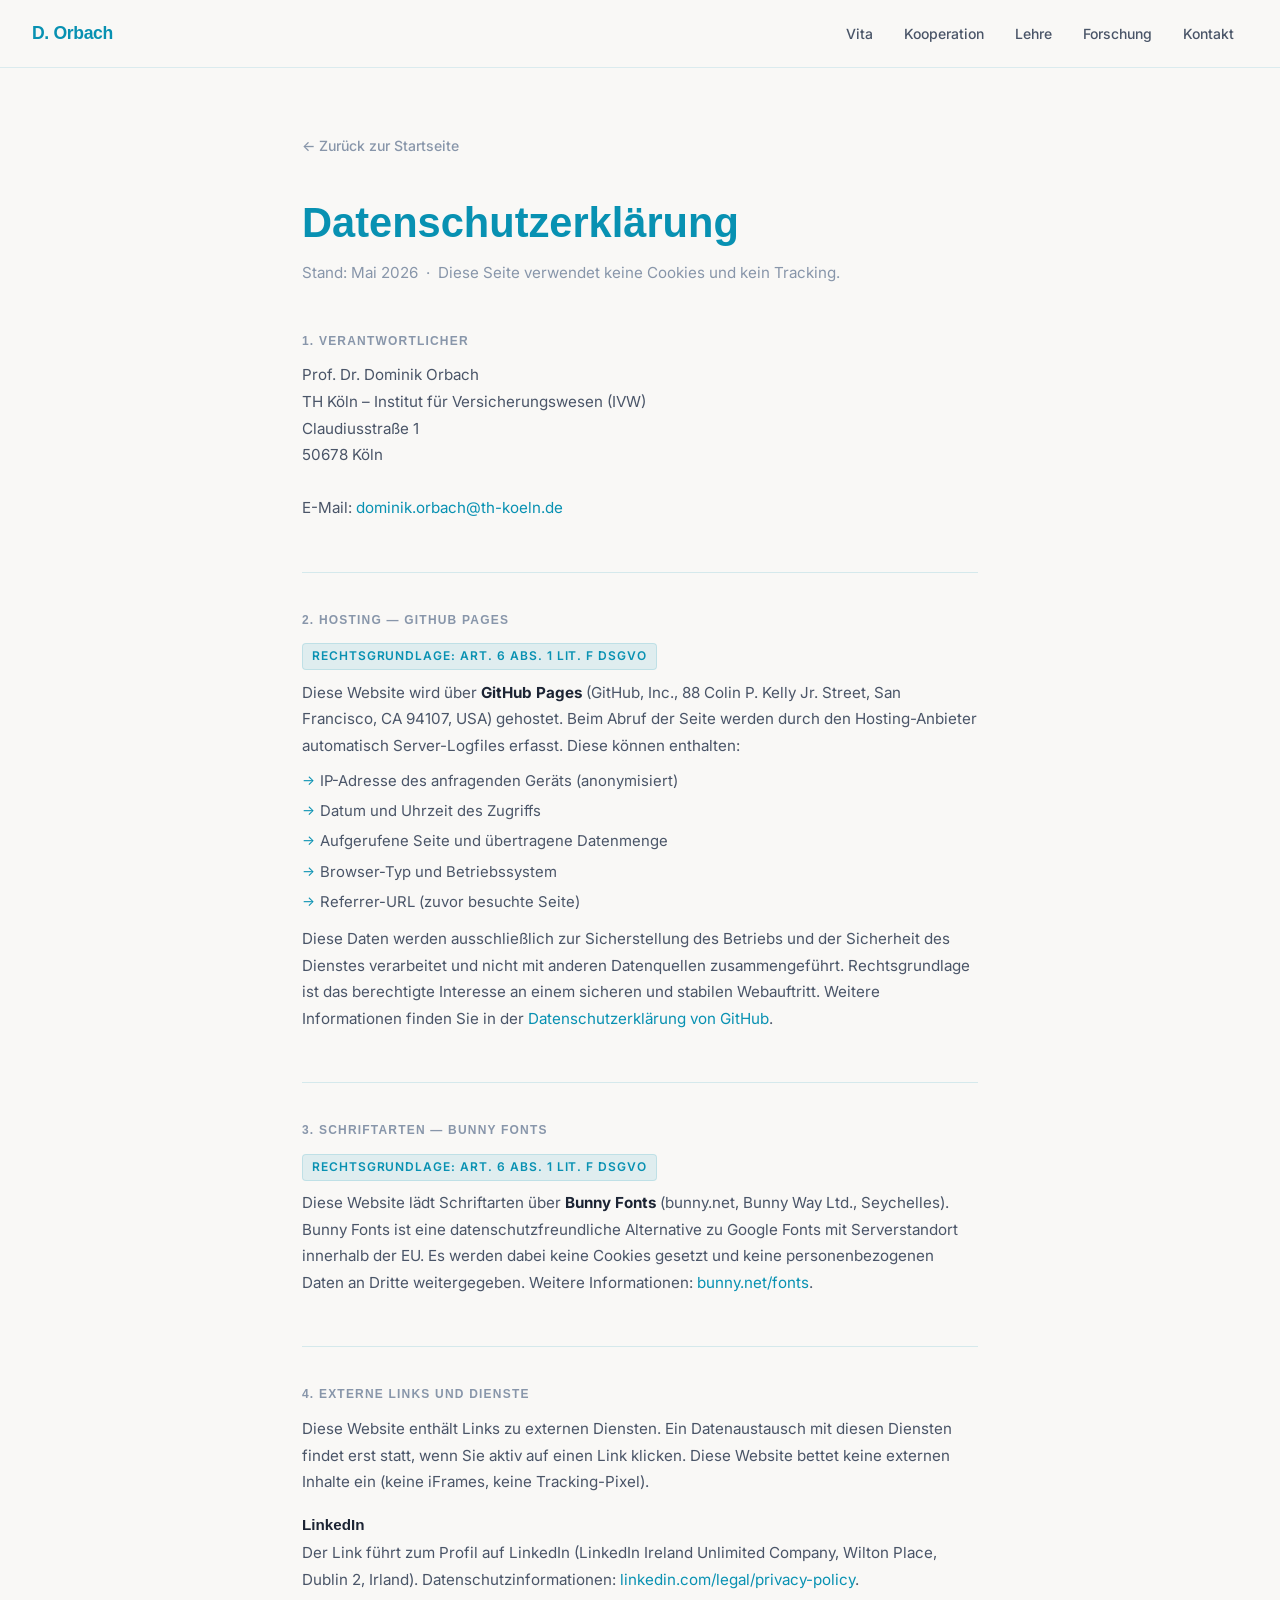
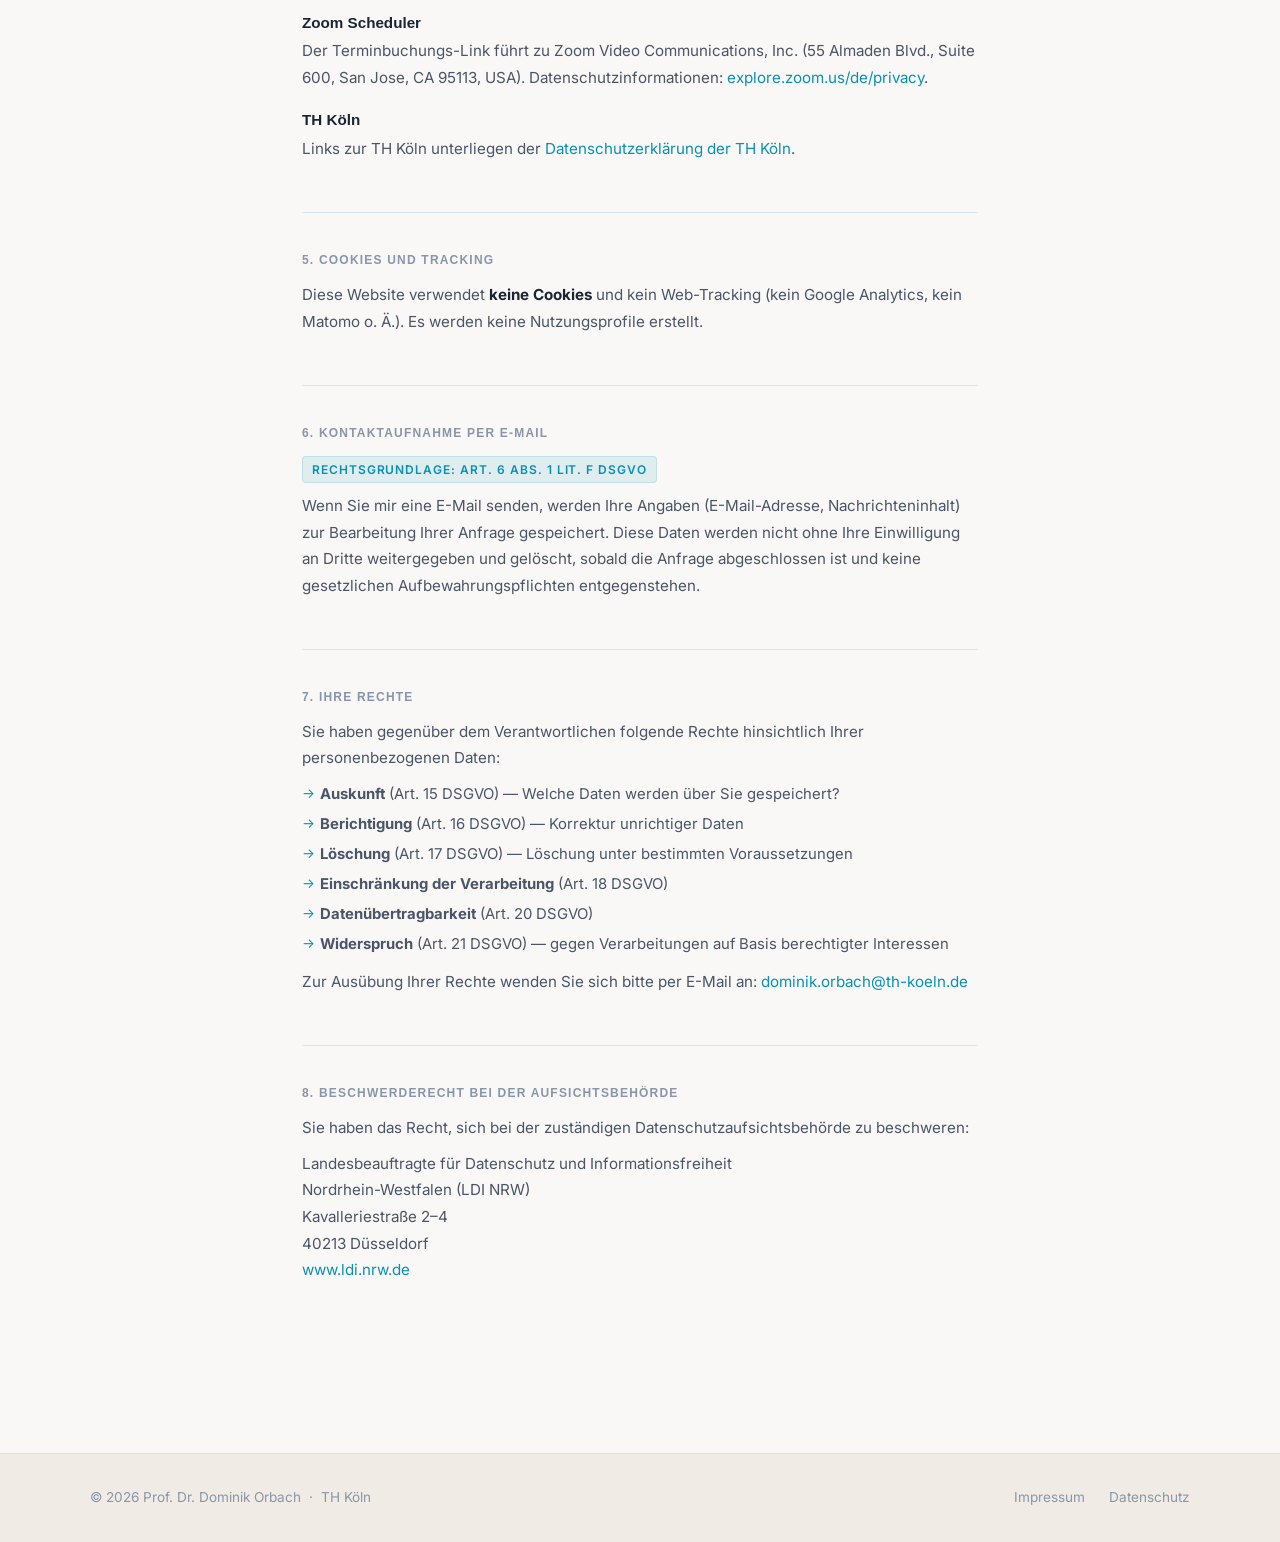
<file: datenschutz.html>
<!DOCTYPE html>
<html lang="de">
<head>
  <meta charset="UTF-8">
  <meta name="viewport" content="width=device-width, initial-scale=1.0">
  <meta name="description" content="Datenschutzerklärung — Prof. Dr. Dominik Orbach">
  <meta name="author" content="Prof. Dr. Dominik Orbach">
  <meta name="robots" content="noindex, follow">
  <title>Datenschutz — Prof. Dr. Dominik Orbach</title>
  <link rel="preconnect" href="https://fonts.bunny.net">
  <link href="https://fonts.bunny.net/css?family=space-grotesk:400,600,700|inter:400,500" rel="stylesheet">
  <link rel="stylesheet" href="css/main.css">
  <link rel="stylesheet" href="css/sections.css">
  <link rel="stylesheet" href="css/responsive.css">
  <link rel="stylesheet" href="css/theme-v3.css">
  <style>
    .datenschutz-section {
      max-width: 740px;
      margin: 0 auto;
      padding: calc(var(--nav-height) + 4rem) 2rem 5rem;
    }

    .datenschutz-section h1 {
      font-size: clamp(1.8rem, 3.5vw, 2.6rem);
      font-weight: 600;
      color: var(--accent);
      margin-bottom: 0.75rem;
    }

    .datenschutz-section .intro {
      font-size: 0.95rem;
      color: var(--text-muted);
      margin-bottom: 3rem;
    }

    .ds-block {
      margin-bottom: 2.5rem;
      padding-bottom: 2.5rem;
      border-bottom: 1px solid var(--border);
    }

    .ds-block:last-child {
      border-bottom: none;
    }

    .ds-block h2 {
      font-size: 0.75rem;
      font-weight: 700;
      text-transform: uppercase;
      letter-spacing: 0.1em;
      color: var(--text-muted);
      margin-bottom: 0.9rem;
      font-family: var(--font-heading);
    }

    .ds-block h3 {
      font-size: 0.95rem;
      font-weight: 600;
      color: var(--text-primary);
      margin: 1.25rem 0 0.4rem;
    }

    .ds-block p,
    .ds-block address {
      font-style: normal;
      font-size: 0.95rem;
      color: var(--text-secondary);
      line-height: 1.75;
      margin-bottom: 0.6rem;
    }

    .ds-block a {
      color: var(--accent);
    }

    .ds-block a:hover {
      color: var(--accent-hover);
    }

    .ds-block ul {
      list-style: none;
      margin: 0.5rem 0 0.75rem;
      padding: 0;
      display: flex;
      flex-direction: column;
      gap: 0.35rem;
    }

    .ds-block ul li {
      font-size: 0.93rem;
      color: var(--text-secondary);
      padding-left: 1.1rem;
      position: relative;
      line-height: 1.65;
    }

    .ds-block ul li::before {
      content: '→';
      position: absolute;
      left: 0;
      color: var(--accent);
      font-size: 0.85rem;
    }

    .ds-tag {
      display: inline-block;
      font-size: 0.75rem;
      font-weight: 600;
      text-transform: uppercase;
      letter-spacing: 0.08em;
      color: var(--accent);
      background: var(--accent-glow);
      border: 1px solid var(--border);
      border-radius: 4px;
      padding: 0.15rem 0.55rem;
      margin-bottom: 0.6rem;
    }

    .back-link {
      display: inline-flex;
      align-items: center;
      gap: 0.4rem;
      font-size: 0.88rem;
      font-weight: 500;
      color: var(--text-muted);
      margin-bottom: 2.5rem;
      transition: color var(--transition);
    }

    .back-link:hover {
      color: var(--accent);
    }
  </style>
</head>
<body>

  <!-- NAV -->
  <nav class="nav" id="nav">
    <a href="index.html" class="nav__logo">D. Orbach</a>
    <div class="nav__links">
      <a href="index.html#vita">Vita</a>
      <a href="index.html#kooperation">Kooperation</a>
      <a href="index.html#lehre">Lehre</a>
      <a href="index.html#forschung">Forschung</a>
      <a href="index.html#kontakt">Kontakt</a>
    </div>
  </nav>

  <main class="datenschutz-section">

    <a href="index.html" class="back-link">&#8592; Zurück zur Startseite</a>

    <h1>Datenschutzerklärung</h1>
    <p class="intro">Stand: Mai 2026 &nbsp;&middot;&nbsp; Diese Seite verwendet keine Cookies und kein Tracking.</p>

    <!-- 1. VERANTWORTLICHER -->
    <div class="ds-block">
      <h2>1. Verantwortlicher</h2>
      <address>
        Prof. Dr. Dominik Orbach<br>
        TH Köln – Institut für Versicherungswesen (IVW)<br>
        Claudiusstraße 1<br>
        50678 Köln<br>
        <br>
        E-Mail: <a href="mailto:dominik.orbach@th-koeln.de">dominik.orbach@th-koeln.de</a>
      </address>
    </div>

    <!-- 2. HOSTING -->
    <div class="ds-block">
      <h2>2. Hosting — GitHub Pages</h2>
      <span class="ds-tag">Rechtsgrundlage: Art. 6 Abs. 1 lit. f DSGVO</span>
      <p>
        Diese Website wird über <strong style="color: var(--text-primary);">GitHub Pages</strong> (GitHub, Inc., 88 Colin P. Kelly Jr. Street, San Francisco, CA 94107, USA) gehostet. Beim Abruf der Seite werden durch den Hosting-Anbieter automatisch Server-Logfiles erfasst. Diese können enthalten:
      </p>
      <ul>
        <li>IP-Adresse des anfragenden Geräts (anonymisiert)</li>
        <li>Datum und Uhrzeit des Zugriffs</li>
        <li>Aufgerufene Seite und übertragene Datenmenge</li>
        <li>Browser-Typ und Betriebssystem</li>
        <li>Referrer-URL (zuvor besuchte Seite)</li>
      </ul>
      <p>
        Diese Daten werden ausschließlich zur Sicherstellung des Betriebs und der Sicherheit des Dienstes verarbeitet und nicht mit anderen Datenquellen zusammengeführt. Rechtsgrundlage ist das berechtigte Interesse an einem sicheren und stabilen Webauftritt. Weitere Informationen finden Sie in der <a href="https://docs.github.com/de/site-policy/privacy-policies/github-general-privacy-statement" target="_blank" rel="noopener noreferrer">Datenschutzerklärung von GitHub</a>.
      </p>
    </div>

    <!-- 3. SCHRIFTARTEN -->
    <div class="ds-block">
      <h2>3. Schriftarten — Bunny Fonts</h2>
      <span class="ds-tag">Rechtsgrundlage: Art. 6 Abs. 1 lit. f DSGVO</span>
      <p>
        Diese Website lädt Schriftarten über <strong style="color: var(--text-primary);">Bunny Fonts</strong> (bunny.net, Bunny Way Ltd., Seychelles). Bunny Fonts ist eine datenschutzfreundliche Alternative zu Google Fonts mit Serverstandort innerhalb der EU. Es werden dabei keine Cookies gesetzt und keine personenbezogenen Daten an Dritte weitergegeben. Weitere Informationen: <a href="https://bunny.net/fonts/" target="_blank" rel="noopener noreferrer">bunny.net/fonts</a>.
      </p>
    </div>

    <!-- 4. EXTERNE LINKS -->
    <div class="ds-block">
      <h2>4. Externe Links und Dienste</h2>
      <p>
        Diese Website enthält Links zu externen Diensten. Ein Datenaustausch mit diesen Diensten findet erst statt, wenn Sie aktiv auf einen Link klicken. Diese Website bettet keine externen Inhalte ein (keine iFrames, keine Tracking-Pixel).
      </p>

      <h3>LinkedIn</h3>
      <p>
        Der Link führt zum Profil auf LinkedIn (LinkedIn Ireland Unlimited Company, Wilton Place, Dublin 2, Irland). Datenschutzinformationen: <a href="https://de.linkedin.com/legal/privacy-policy" target="_blank" rel="noopener noreferrer">linkedin.com/legal/privacy-policy</a>.
      </p>

      <h3>Zoom Scheduler</h3>
      <p>
        Der Terminbuchungs-Link führt zu Zoom Video Communications, Inc. (55 Almaden Blvd., Suite 600, San Jose, CA 95113, USA). Datenschutzinformationen: <a href="https://explore.zoom.us/de/privacy/" target="_blank" rel="noopener noreferrer">explore.zoom.us/de/privacy</a>.
      </p>

      <h3>TH Köln</h3>
      <p>
        Links zur TH Köln unterliegen der <a href="https://www.th-koeln.de/datenschutzerklaerung_8160.php" target="_blank" rel="noopener noreferrer">Datenschutzerklärung der TH Köln</a>.
      </p>
    </div>

    <!-- 5. KEINE COOKIES / KEIN TRACKING -->
    <div class="ds-block">
      <h2>5. Cookies und Tracking</h2>
      <p>
        Diese Website verwendet <strong style="color: var(--text-primary);">keine Cookies</strong> und kein Web-Tracking (kein Google Analytics, kein Matomo o. Ä.). Es werden keine Nutzungsprofile erstellt.
      </p>
    </div>

    <!-- 6. KONTAKTAUFNAHME PER E-MAIL -->
    <div class="ds-block">
      <h2>6. Kontaktaufnahme per E-Mail</h2>
      <span class="ds-tag">Rechtsgrundlage: Art. 6 Abs. 1 lit. f DSGVO</span>
      <p>
        Wenn Sie mir eine E-Mail senden, werden Ihre Angaben (E-Mail-Adresse, Nachrichteninhalt) zur Bearbeitung Ihrer Anfrage gespeichert. Diese Daten werden nicht ohne Ihre Einwilligung an Dritte weitergegeben und gelöscht, sobald die Anfrage abgeschlossen ist und keine gesetzlichen Aufbewahrungspflichten entgegenstehen.
      </p>
    </div>

    <!-- 7. IHRE RECHTE -->
    <div class="ds-block">
      <h2>7. Ihre Rechte</h2>
      <p>Sie haben gegenüber dem Verantwortlichen folgende Rechte hinsichtlich Ihrer personenbezogenen Daten:</p>
      <ul>
        <li><strong>Auskunft</strong> (Art. 15 DSGVO) — Welche Daten werden über Sie gespeichert?</li>
        <li><strong>Berichtigung</strong> (Art. 16 DSGVO) — Korrektur unrichtiger Daten</li>
        <li><strong>Löschung</strong> (Art. 17 DSGVO) — Löschung unter bestimmten Voraussetzungen</li>
        <li><strong>Einschränkung der Verarbeitung</strong> (Art. 18 DSGVO)</li>
        <li><strong>Datenübertragbarkeit</strong> (Art. 20 DSGVO)</li>
        <li><strong>Widerspruch</strong> (Art. 21 DSGVO) — gegen Verarbeitungen auf Basis berechtigter Interessen</li>
      </ul>
      <p>
        Zur Ausübung Ihrer Rechte wenden Sie sich bitte per E-Mail an: <a href="mailto:dominik.orbach@th-koeln.de">dominik.orbach@th-koeln.de</a>
      </p>
    </div>

    <!-- 8. AUFSICHTSBEHÖRDE -->
    <div class="ds-block">
      <h2>8. Beschwerderecht bei der Aufsichtsbehörde</h2>
      <p>
        Sie haben das Recht, sich bei der zuständigen Datenschutzaufsichtsbehörde zu beschweren:
      </p>
      <address>
        Landesbeauftragte für Datenschutz und Informationsfreiheit<br>
        Nordrhein-Westfalen (LDI NRW)<br>
        Kavalleriestraße 2–4<br>
        40213 Düsseldorf<br>
        <a href="https://www.ldi.nrw.de" target="_blank" rel="noopener noreferrer">www.ldi.nrw.de</a>
      </address>
    </div>

  </main>

  <!-- FOOTER -->
  <footer class="footer">
    <div class="footer__inner">
      <p class="footer__copy">&copy; <span id="year"></span> Prof. Dr. Dominik Orbach &nbsp;&middot;&nbsp; TH Köln</p>
      <div class="footer__links">
        <a href="impressum.html">Impressum</a>
        <a href="datenschutz.html">Datenschutz</a>
      </div>
    </div>
  </footer>

  <script>document.getElementById('year').textContent = new Date().getFullYear();</script>

</body>
</html>
</file>
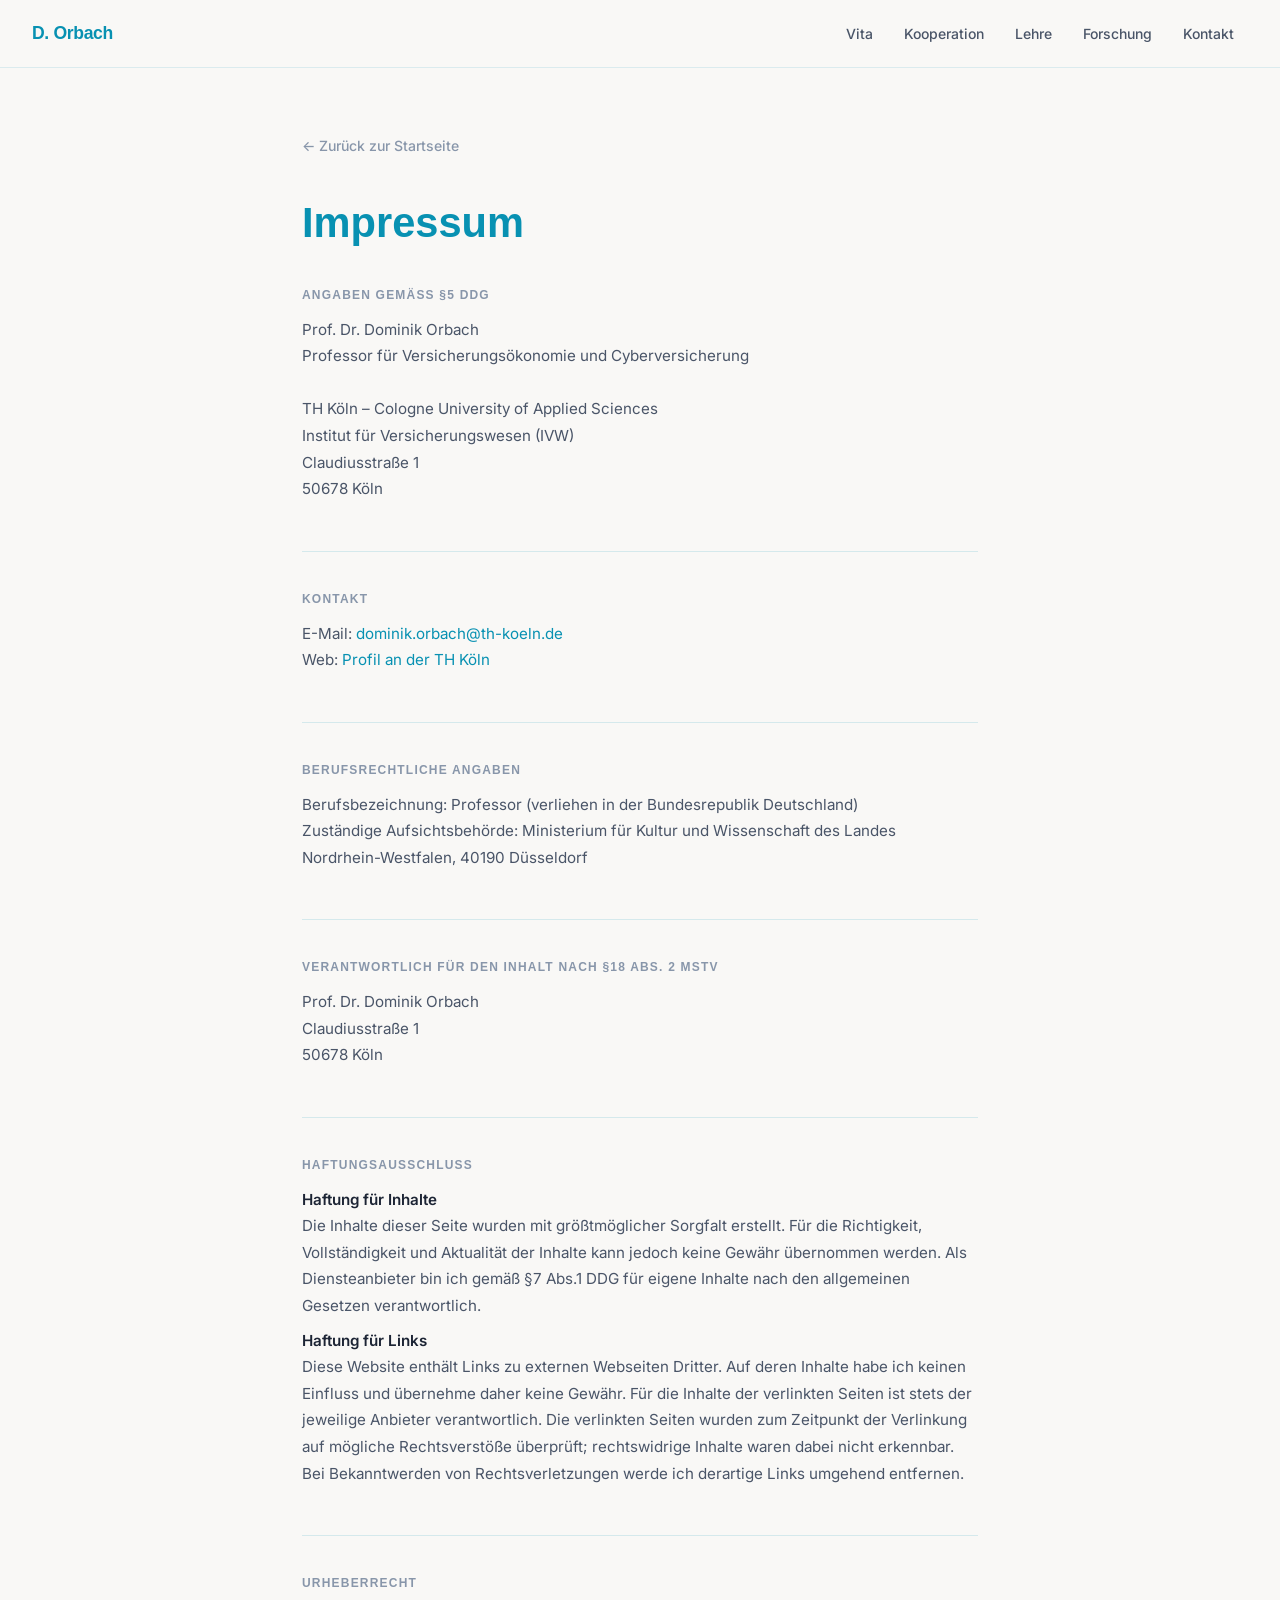
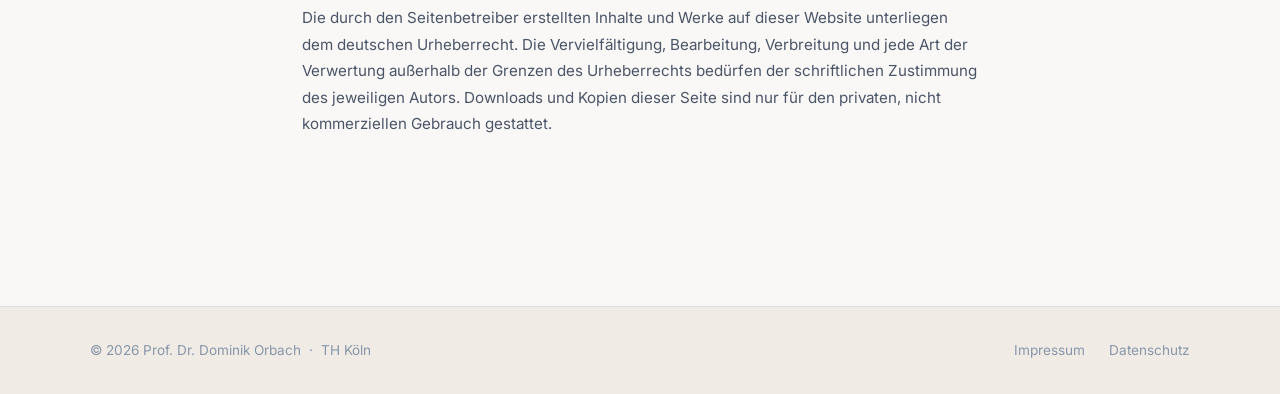
<file: impressum.html>
<!DOCTYPE html>
<html lang="de">
<head>
  <meta charset="UTF-8">
  <meta name="viewport" content="width=device-width, initial-scale=1.0">
  <meta name="description" content="Impressum — Prof. Dr. Dominik Orbach">
  <meta name="author" content="Prof. Dr. Dominik Orbach">
  <meta name="robots" content="noindex, follow">
  <title>Impressum — Prof. Dr. Dominik Orbach</title>
  <link rel="preconnect" href="https://fonts.bunny.net">
  <link href="https://fonts.bunny.net/css?family=space-grotesk:400,600,700|inter:400,500" rel="stylesheet">
  <link rel="stylesheet" href="css/main.css">
  <link rel="stylesheet" href="css/sections.css">
  <link rel="stylesheet" href="css/responsive.css">
  <link rel="stylesheet" href="css/theme-v3.css">
  <style>
    .impressum-section {
      max-width: 740px;
      margin: 0 auto;
      padding: calc(var(--nav-height) + 4rem) 2rem 5rem;
    }

    .impressum-section h1 {
      font-size: clamp(1.8rem, 3.5vw, 2.6rem);
      font-weight: 600;
      color: var(--accent);
      margin-bottom: 2.5rem;
    }

    .impressum-block {
      margin-bottom: 2.5rem;
      padding-bottom: 2.5rem;
      border-bottom: 1px solid var(--border);
    }

    .impressum-block:last-child {
      border-bottom: none;
    }

    .impressum-block h2 {
      font-size: 0.75rem;
      font-weight: 700;
      text-transform: uppercase;
      letter-spacing: 0.1em;
      color: var(--text-muted);
      margin-bottom: 0.9rem;
      /* override global h2 styles */
      font-family: var(--font-heading);
    }

    .impressum-block p,
    .impressum-block address {
      font-style: normal;
      font-size: 0.95rem;
      color: var(--text-secondary);
      line-height: 1.75;
      margin-bottom: 0.5rem;
    }

    .impressum-block a {
      color: var(--accent);
    }

    .impressum-block a:hover {
      color: var(--accent-hover);
    }

    .back-link {
      display: inline-flex;
      align-items: center;
      gap: 0.4rem;
      font-size: 0.88rem;
      font-weight: 500;
      color: var(--text-muted);
      margin-bottom: 2.5rem;
      transition: color var(--transition);
    }

    .back-link:hover {
      color: var(--accent);
    }
  </style>
</head>
<body>

  <!-- NAV -->
  <nav class="nav" id="nav">
    <a href="index.html" class="nav__logo">D. Orbach</a>
    <div class="nav__links">
      <a href="index.html#vita">Vita</a>
      <a href="index.html#kooperation">Kooperation</a>
      <a href="index.html#lehre">Lehre</a>
      <a href="index.html#forschung">Forschung</a>
      <a href="index.html#kontakt">Kontakt</a>
    </div>
  </nav>

  <main class="impressum-section">

    <a href="index.html" class="back-link">&#8592; Zurück zur Startseite</a>

    <h1>Impressum</h1>

    <!-- ANGABEN NACH §5 DDG -->
    <div class="impressum-block">
      <h2>Angaben gemäß §5 DDG</h2>
      <address>
        Prof. Dr. Dominik Orbach<br>
        Professor für Versicherungsökonomie und Cyberversicherung<br>
        <br>
        TH Köln – Cologne University of Applied Sciences<br>
        Institut für Versicherungswesen (IVW)<br>
        Claudiusstraße 1<br>
        50678 Köln
      </address>
    </div>

    <!-- KONTAKT -->
    <div class="impressum-block">
      <h2>Kontakt</h2>
      <p>
        E-Mail: <a href="mailto:dominik.orbach@th-koeln.de">dominik.orbach@th-koeln.de</a><br>
        Web: <a href="https://www.th-koeln.de/personen/dominik.orbach/" target="_blank" rel="noopener noreferrer">Profil an der TH Köln</a>
      </p>
    </div>

    <!-- BERUFSRECHTLICHE ANGABEN -->
    <div class="impressum-block">
      <h2>Berufsrechtliche Angaben</h2>
      <p>
        Berufsbezeichnung: Professor (verliehen in der Bundesrepublik Deutschland)<br>
        Zuständige Aufsichtsbehörde: Ministerium für Kultur und Wissenschaft des Landes Nordrhein-Westfalen, 40190 Düsseldorf
      </p>
    </div>

    <!-- VERANTWORTLICH FÜR INHALTE -->
    <div class="impressum-block">
      <h2>Verantwortlich für den Inhalt nach §18 Abs. 2 MStV</h2>
      <address>
        Prof. Dr. Dominik Orbach<br>
        Claudiusstraße 1<br>
        50678 Köln
      </address>
    </div>

    <!-- HAFTUNGSAUSSCHLUSS -->
    <div class="impressum-block">
      <h2>Haftungsausschluss</h2>
      <p>
        <strong style="color: var(--text-primary); font-weight: 600;">Haftung für Inhalte</strong><br>
        Die Inhalte dieser Seite wurden mit größtmöglicher Sorgfalt erstellt. Für die Richtigkeit, Vollständigkeit und Aktualität der Inhalte kann jedoch keine Gewähr übernommen werden. Als Diensteanbieter bin ich gemäß §7 Abs.1 DDG für eigene Inhalte nach den allgemeinen Gesetzen verantwortlich.
      </p>
      <p>
        <strong style="color: var(--text-primary); font-weight: 600;">Haftung für Links</strong><br>
        Diese Website enthält Links zu externen Webseiten Dritter. Auf deren Inhalte habe ich keinen Einfluss und übernehme daher keine Gewähr. Für die Inhalte der verlinkten Seiten ist stets der jeweilige Anbieter verantwortlich. Die verlinkten Seiten wurden zum Zeitpunkt der Verlinkung auf mögliche Rechtsverstöße überprüft; rechtswidrige Inhalte waren dabei nicht erkennbar. Bei Bekanntwerden von Rechtsverletzungen werde ich derartige Links umgehend entfernen.
      </p>
    </div>

    <!-- URHEBERRECHT -->
    <div class="impressum-block">
      <h2>Urheberrecht</h2>
      <p>
        Die durch den Seitenbetreiber erstellten Inhalte und Werke auf dieser Website unterliegen dem deutschen Urheberrecht. Die Vervielfältigung, Bearbeitung, Verbreitung und jede Art der Verwertung außerhalb der Grenzen des Urheberrechts bedürfen der schriftlichen Zustimmung des jeweiligen Autors. Downloads und Kopien dieser Seite sind nur für den privaten, nicht kommerziellen Gebrauch gestattet.
      </p>
    </div>

  </main>

  <!-- FOOTER -->
  <footer class="footer">
    <div class="footer__inner">
      <p class="footer__copy">&copy; <span id="year"></span> Prof. Dr. Dominik Orbach &nbsp;&middot;&nbsp; TH Köln</p>
      <div class="footer__links">
        <a href="impressum.html">Impressum</a>
        <a href="datenschutz.html">Datenschutz</a>
      </div>
    </div>
  </footer>

  <script>document.getElementById('year').textContent = new Date().getFullYear();</script>

</body>
</html>
</file>
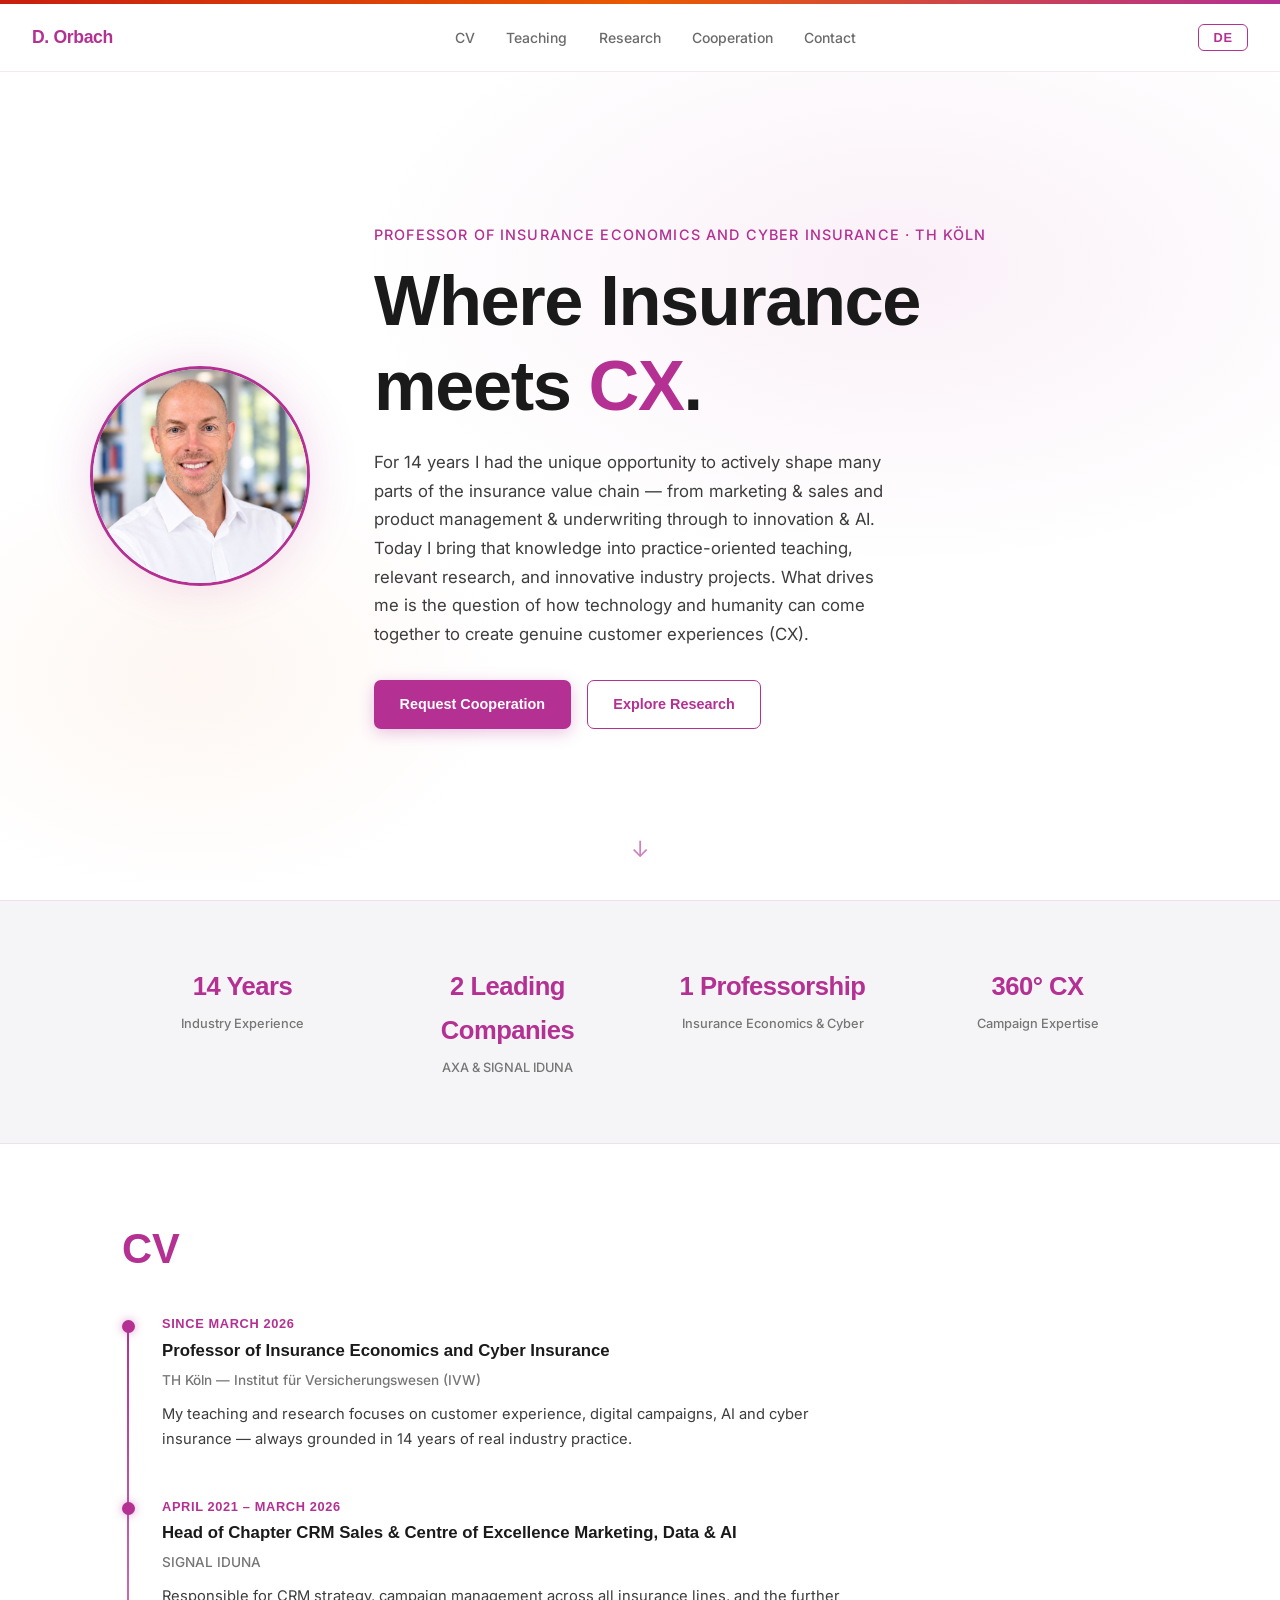
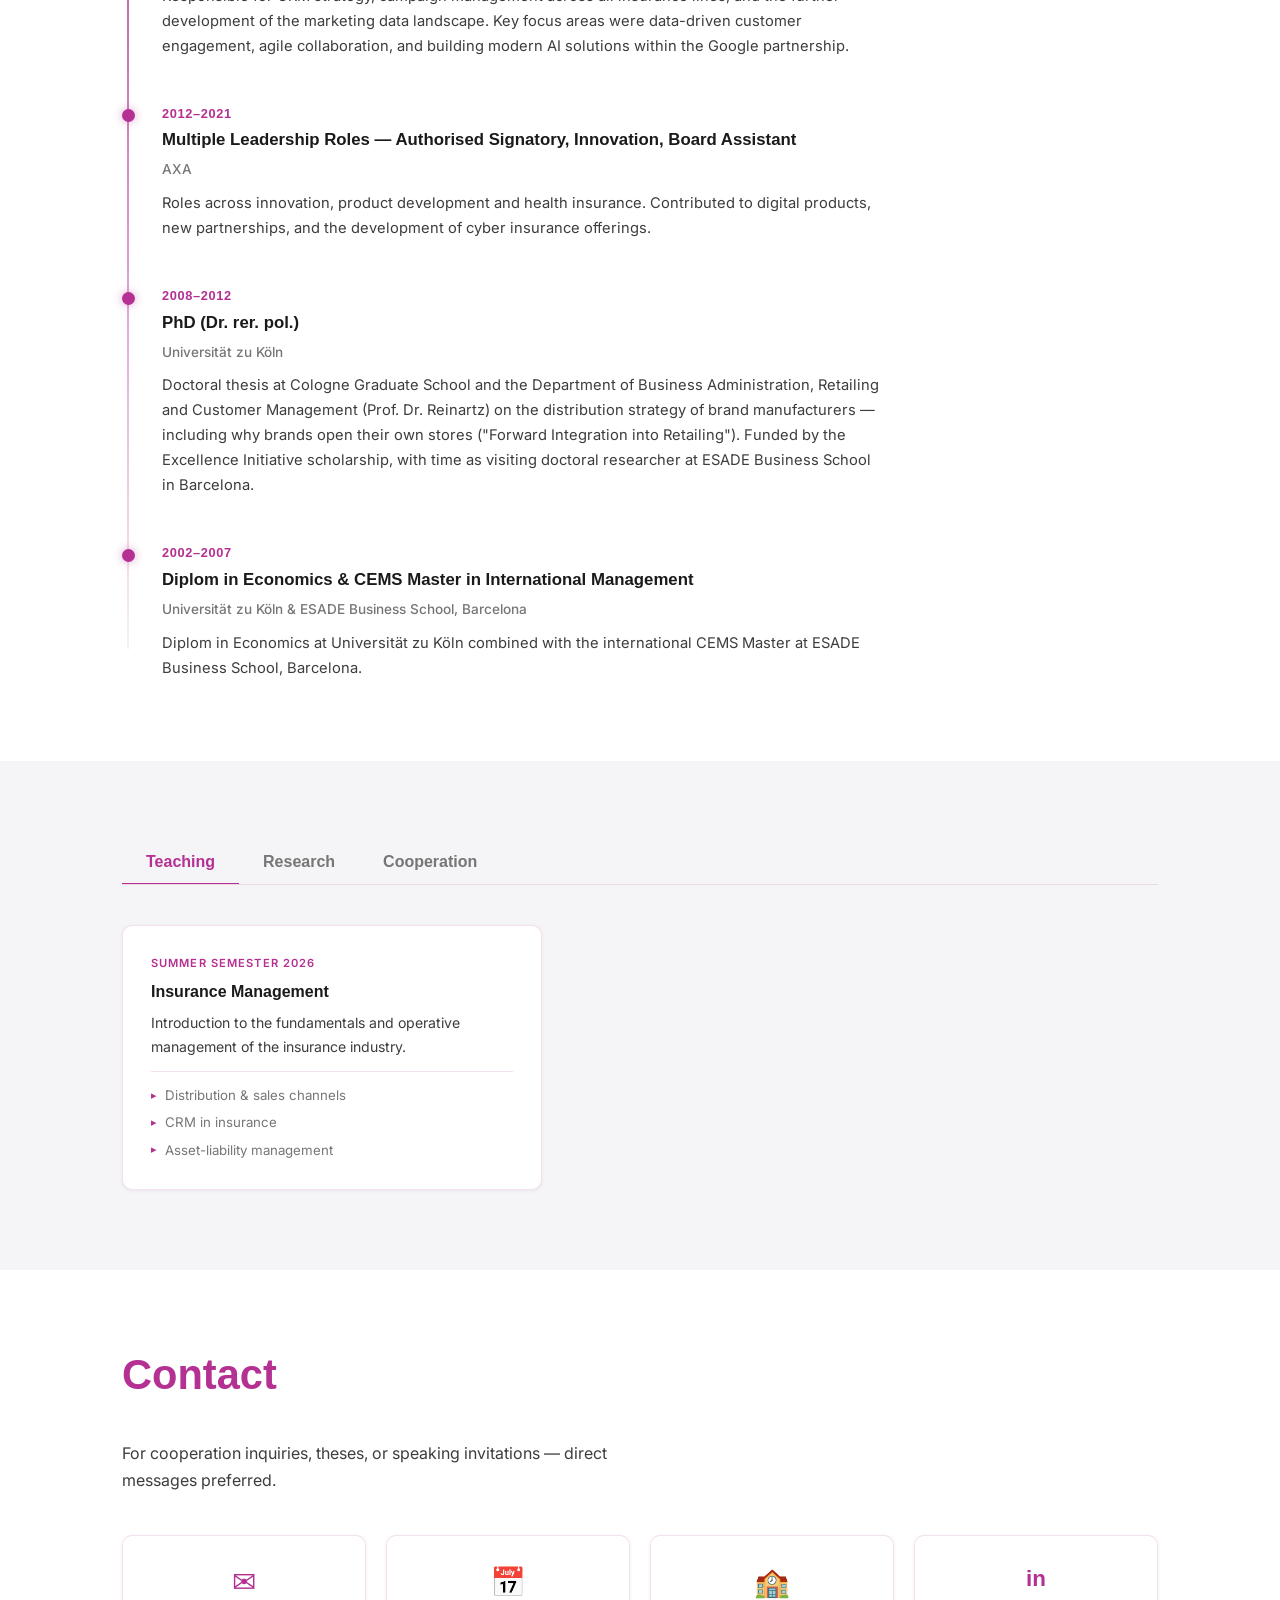
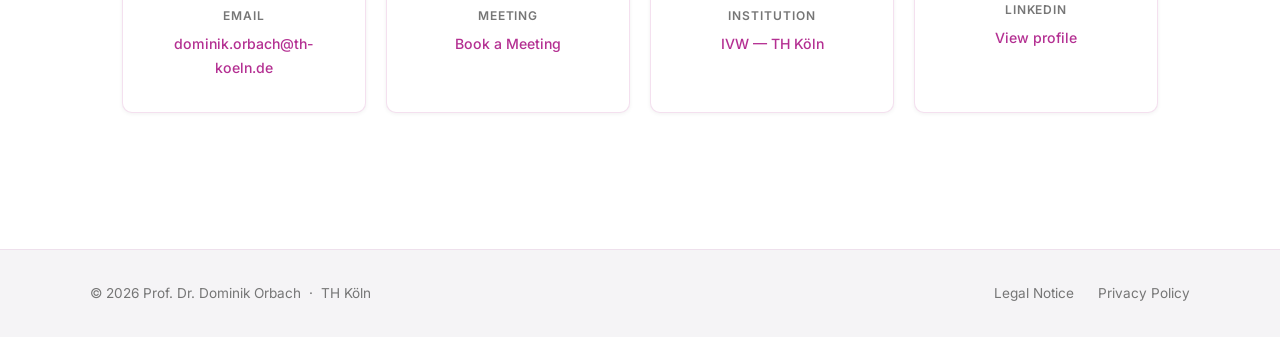
<file: index-thk.html>
<!DOCTYPE html>
<html lang="de">
<head>
  <meta charset="UTF-8">
  <meta name="viewport" content="width=device-width, initial-scale=1.0">
  <meta name="description" content="Prof. Dr. Dominik Orbach — Professor für Versicherungsökonomie und Cyberversicherung an der TH Köln. Customer Experience, digitale Kampagnen, CRM im Bestandskundengeschäft.">
  <meta name="author" content="Prof. Dr. Dominik Orbach">
  <title>Prof. Dr. Dominik Orbach</title>
  <link rel="preconnect" href="https://fonts.bunny.net">
  <link href="https://fonts.bunny.net/css?family=space-grotesk:400,600,700|inter:400,500" rel="stylesheet">
  <link rel="stylesheet" href="css/main.css">
  <link rel="stylesheet" href="css/sections.css">
  <link rel="stylesheet" href="css/responsive.css">
  <link rel="stylesheet" href="css/theme-thk.css">
</head>
<body>

  <!-- NAV -->
  <nav class="nav" id="nav">
    <a href="#hero" class="nav__logo">D. Orbach</a>
    <div class="nav__links">
      <a href="#vita" data-i18n="nav.vita">Vita</a>
      <a href="#lehre" data-i18n="nav.lehre">Lehre</a>
      <a href="#forschung" data-i18n="nav.forschung">Forschung</a>
      <a href="#kooperation" data-i18n="nav.kooperation">Kooperation</a>
      <a href="#kontakt" data-i18n="nav.kontakt">Kontakt</a>
    </div>
    <button class="lang-toggle" id="langToggle" aria-label="Sprache wechseln">EN</button>
  </nav>

  <!-- HERO -->
  <section class="hero" id="hero">
    <div class="hero__content">
      <div class="hero__photo-wrap">
        <img src="assets/photo.jpg" alt="Prof. Dr. Dominik Orbach" class="hero__photo">
      </div>
      <div class="hero__text">
        <p class="hero__subtitle" data-i18n="hero.subtitle">Professor für Versicherungsökonomie und Cyberversicherung &middot; TH Köln</p>
        <h1 class="hero__tagline" data-i18n="hero.tagline">Wo Versicherung<br>auf <em>CX</em> trifft.</h1>
        <p class="hero__body" data-i18n="hero.body">Ich war dabei, als aus einfachen Kundenlisten ausgefeilte Kampagnensysteme wurden. 14 Jahre lang habe ich bei AXA und SIGNAL IDUNA Bestandskundenkampagnen von Grund auf gebaut — Briefe, E-Mails, Landingpages, dunkle Verarbeitung. Dieses Wissen bringe ich jetzt als Professor in Forschung und Lehre.</p>
        <div class="hero__cta">
          <a href="#kooperation" class="btn btn--primary" data-i18n="hero.cta.primary">Kooperation anfragen</a>
          <a href="#forschung" class="btn btn--secondary" data-i18n="hero.cta.secondary">Forschung entdecken</a>
        </div>
      </div>
    </div>
    <div class="hero__scroll-hint" aria-hidden="true">&#8595;</div>
  </section>

  <!-- STATS BANNER -->
  <section class="stats" aria-label="Kennzahlen">
    <div class="stats__grid">
      <div class="stats__item animate-on-scroll">
        <span class="stats__number" data-i18n="stats.years.num">14 Jahre</span>
        <span class="stats__label" data-i18n="stats.years.label">Industrieerfahrung</span>
      </div>
      <div class="stats__item animate-on-scroll">
        <span class="stats__number" data-i18n="stats.companies.num">2 Top-Konzerne</span>
        <span class="stats__label" data-i18n="stats.companies.label">AXA &amp; SIGNAL IDUNA</span>
      </div>
      <div class="stats__item animate-on-scroll">
        <span class="stats__number" data-i18n="stats.prof.num">1 Professur</span>
        <span class="stats__label" data-i18n="stats.prof.label">Cyberversicherung &middot; TH Köln</span>
      </div>
      <div class="stats__item animate-on-scroll">
        <span class="stats__number" data-i18n="stats.focus.num">360° CX</span>
        <span class="stats__label" data-i18n="stats.focus.label">Kampagnen-Expertise</span>
      </div>
    </div>
  </section>

  <!-- VITA -->
  <section class="section vita" id="vita">
    <div class="container">
      <h2 data-i18n="vita.heading">Vita</h2>
      <div class="timeline">

        <div class="timeline__item animate-on-scroll">
          <div class="timeline__dot"></div>
          <div class="timeline__year" data-i18n="vita.thk.year">Seit März 2026</div>
          <div class="timeline__content">
            <h3 data-i18n="vita.thk.title">Professor für Versicherungsökonomie und Cyberversicherung</h3>
            <p class="timeline__org">TH Köln &mdash; Institut für Versicherungswesen (IVW)</p>
            <p class="timeline__desc" data-i18n="vita.thk.desc">Meine Lehre und Forschung dreht sich um das, was ich wirklich kenne: Customer Experience, digitale Kampagnen und Cyberversicherung — immer mit dem Praxisbezug aus 14 Jahren Industrie. Lehrgebiete 2026: Versicherungsbetriebslehre, Grundlagen BWL und Versicherungen in der Gesamtwirtschaft.</p>
          </div>
        </div>

        <div class="timeline__item animate-on-scroll">
          <div class="timeline__dot"></div>
          <div class="timeline__year" data-i18n="vita.si.year">April 2021 – März 2026</div>
          <div class="timeline__content">
            <h3 data-i18n="vita.si.title">Leiter Chapter CRM Vertrieb &amp; Center of Excellence Marketing, Daten &amp; KI</h3>
            <p class="timeline__org">SIGNAL IDUNA</p>
            <p class="timeline__desc" data-i18n="vita.si.desc">Das war meine Kernrolle im Bestandskundengeschäft: CRM-Strategie für alle Versicherungssparten, ein 17-köpfiges Team, drei Product Owner. Ich habe die CRM-Systemlandschaft verantwortet, die Kampagnenlogik aufgebaut und nebenbei eine Datenplattform mit KI-Anbindung aus dem Boden gestampft — im Rahmen der Google-Partnerschaft.</p>
          </div>
        </div>

        <div class="timeline__item animate-on-scroll">
          <div class="timeline__dot"></div>
          <div class="timeline__year" data-i18n="vita.axa.year">2012–2021</div>
          <div class="timeline__content">
            <h3 data-i18n="vita.axa.title">Verschiedene Führungsrollen — Prokurist, Innovation, Vorstandsassistent</h3>
            <p class="timeline__org">AXA</p>
            <p class="timeline__desc" data-i18n="vita.axa.desc">Neun Jahre, vier Rollen — immer tiefer rein. Als Prokurist leitete ich drei Teams in der internationalen und betrieblichen Krankenversicherung und erzielte 40% Wachstum in zwei Jahren. Als Gründungsmitglied der Innovationsabteilung entwickelte ich die WayGuard-App und brachte die BlaBlaCar-Kooperation nach Deutschland. Und als Vorstandsassistent führte ich Cyber Risk erstmals ins Produktportfolio ein.</p>
          </div>
        </div>

        <div class="timeline__item animate-on-scroll">
          <div class="timeline__dot"></div>
          <div class="timeline__year" data-i18n="vita.phd.year">2008–2012</div>
          <div class="timeline__content">
            <h3 data-i18n="vita.phd.title">Promotion (Dr. rer. pol.)</h3>
            <p class="timeline__org">Universität zu Köln</p>
            <p class="timeline__desc" data-i18n="vita.phd.desc">Promotion an der Cologne Graduate School zum Thema „Forward Integration into Retailing" — mit Stipendium der Exzellenzinitiative und Zeit als Gastdoktorand an der ESADE Business School in Barcelona.</p>
          </div>
        </div>

        <div class="timeline__item animate-on-scroll">
          <div class="timeline__dot"></div>
          <div class="timeline__year" data-i18n="vita.cems.year">2002–2007</div>
          <div class="timeline__content">
            <h3 data-i18n="vita.cems.title">Diplom Volkswirt &amp; CEMS Master International Management</h3>
            <p class="timeline__org">Universität zu Köln &amp; ESADE Business School, Barcelona</p>
            <p class="timeline__desc" data-i18n="vita.cems.desc">Diplom Volkswirt an der Universität zu Köln — Note 1,9, unter den besten 5% des Jahrgangs. Kombiniert mit dem internationalen CEMS Master an der ESADE Business School in Barcelona.</p>
          </div>
        </div>

      </div>
    </div>
  </section>

  <!-- TABS: LEHRE / FORSCHUNG / KOOPERATION -->
  <section class="section tabs-section" id="lehre">
    <div class="container">
      <div class="tabs" role="tablist" aria-label="Bereiche">
        <button class="tab-btn tab-btn--active" role="tab" data-tab="lehre" aria-selected="true" aria-controls="panel-lehre" data-i18n="tab.lehre">Lehre</button>
        <button class="tab-btn" role="tab" data-tab="forschung" aria-selected="false" aria-controls="panel-forschung" data-i18n="tab.forschung">Forschung</button>
        <button class="tab-btn" role="tab" data-tab="kooperation" aria-selected="false" aria-controls="panel-kooperation" data-i18n="tab.kooperation">Kooperation</button>
      </div>

      <!-- LEHRE -->
      <div class="tab-panel tab-panel--active" id="panel-lehre" role="tabpanel">
        <div class="courses-grid courses-grid--one">

          <div class="course-card animate-on-scroll">
            <div class="course-card__tag" data-i18n="lehre.tag.semester">Sommersemester 2026</div>
            <h3 data-i18n="lehre.vbl1.title">Versicherungsbetriebslehre</h3>
            <p data-i18n="lehre.vbl1.desc">Einführung in Grundlagen und operative Steuerung der Versicherungswirtschaft.</p>
            <ul class="course-card__topics">
              <li data-i18n="lehre.vbl1.t1">Vertrieb &amp; Vertriebswege</li>
              <li data-i18n="lehre.vbl1.t2">CRM in der Versicherung</li>
              <li data-i18n="lehre.vbl1.t3">Asset-Liability-Management</li>
            </ul>
          </div>

        </div>
      </div>

      <!-- FORSCHUNG -->
      <div class="tab-panel" id="panel-forschung" role="tabpanel">
        <div class="research-grid">

          <div class="research-card animate-on-scroll">
            <div class="research-card__icon" aria-hidden="true">&#9737;</div>
            <h3 data-i18n="forschung.cx.title">Customer Experience &amp; Kampagnen-Optimierung</h3>
            <p data-i18n="forschung.cx.desc">Wie sieht der perfekte Kampagnen-Flow im Bestandskundengeschäft aus? Ich kenne jeden Schritt aus der Praxis: von der Zielgruppenanalyse über Briefe, E-Mails und Landingpages bis zur Conversion-Messung und dunklen Verarbeitung. Meine Forschung macht diesen Prozess messbar besser — für Marketing, Vertrieb und Service.</p>
          </div>

          <div class="research-card animate-on-scroll">
            <div class="research-card__icon" aria-hidden="true">&#9737;</div>
            <h3 data-i18n="forschung.ai.title">KI als Werkzeug für besseres Kundenmanagement</h3>
            <p data-i18n="forschung.ai.desc">KI ist kein Selbstzweck — sie ist ein kraftvolles Werkzeug. Ich forsche daran, wie Machine Learning und generative KI konkret helfen: Bestandskunden besser segmentieren, Kampagnen personalisieren und den richtigen Kunden zur richtigen Zeit mit dem richtigen Angebot erreichen.</p>
          </div>

          <div class="research-card animate-on-scroll">
            <div class="research-card__icon" aria-hidden="true">&#9737;</div>
            <h3 data-i18n="forschung.cyber.title">Cyberversicherung</h3>
            <p data-i18n="forschung.cyber.desc">Als Inhaber der Professur für Cyberversicherung kenne ich das Thema aus zwei Perspektiven: aus der Praxis (Einführung von Cyber Risk bei AXA) und aus der Forschung — Risikomodellierung, Produktentwicklung, NIS2 und DORA.</p>
          </div>

        </div>
      </div>

      <!-- KOOPERATION -->
      <div class="tab-panel" id="panel-kooperation" role="tabpanel">

        <!-- KAMPAGNEN-FLOW -->
        <div class="flow-wrap animate-on-scroll">
          <h3 class="flow__heading" data-i18n="flow.heading">Der perfekte Kampagnen-Flow</h3>
          <p class="flow__sub" data-i18n="flow.sub">Von der ersten Idee bis zur messbaren Umsetzung — jeder Schritt zählt.</p>
          <div class="flow-steps">
            <div class="flow-step">
              <div class="flow-step__icon">&#128161;</div>
              <div class="flow-step__label" data-i18n="flow.s1">Idee &amp; Strategie</div>
            </div>
            <div class="flow-arrow" aria-hidden="true">&#8250;</div>
            <div class="flow-step">
              <div class="flow-step__icon">&#127919;</div>
              <div class="flow-step__label" data-i18n="flow.s2">Zielgruppen-Selektion</div>
            </div>
            <div class="flow-arrow" aria-hidden="true">&#8250;</div>
            <div class="flow-step">
              <div class="flow-step__icon">&#128140;</div>
              <div class="flow-step__label" data-i18n="flow.s3">Kanal &amp; Creative</div>
            </div>
            <div class="flow-arrow" aria-hidden="true">&#8250;</div>
            <div class="flow-step">
              <div class="flow-step__icon">&#127758;</div>
              <div class="flow-step__label" data-i18n="flow.s4">Landingpage</div>
            </div>
            <div class="flow-arrow" aria-hidden="true">&#8250;</div>
            <div class="flow-step">
              <div class="flow-step__icon">&#9881;</div>
              <div class="flow-step__label" data-i18n="flow.s5">Dunkle Verarbeitung</div>
            </div>
            <div class="flow-arrow" aria-hidden="true">&#8250;</div>
            <div class="flow-step">
              <div class="flow-step__icon">&#128202;</div>
              <div class="flow-step__label" data-i18n="flow.s6">Messung &amp; Reporting</div>
            </div>
            <div class="flow-arrow" aria-hidden="true">&#8250;</div>
            <div class="flow-step">
              <div class="flow-step__icon">&#128260;</div>
              <div class="flow-step__label" data-i18n="flow.s7">Optimierung</div>
            </div>
          </div>
        </div>

        <div class="coop-layout">

          <div class="coop-text animate-on-scroll">
            <h3 data-i18n="coop.heading">Lass uns zusammenarbeiten</h3>
            <p data-i18n="coop.body">Ich kenne den vollständigen Kampagnen-Flow im Bestandskundengeschäft aus eigener Erfahrung — vom ersten Datenpull bis zur Landingpage, von der A/B-Testung bis zur dunklen Verarbeitung im Backend. Das ist kein Lehrbuchstoff, das ist gelebte Praxis aus 14 Jahren bei AXA und SIGNAL IDUNA.</p>
            <p data-i18n="coop.focus">Mich interessieren besonders Projekte, bei denen <strong>Marketing, Vertrieb und Service</strong> wirklich zusammenarbeiten — und bei denen am Ende messbar mehr Kunden gebunden, reaktiviert oder begeistert werden.</p>
            <ul class="coop__formats">
              <li data-i18n="coop.f1">Praxisprojekte mit Studierenden</li>
              <li data-i18n="coop.f2">Gemeinsame Forschungsprojekte</li>
              <li data-i18n="coop.f3">Vorträge &amp; Workshops zum Kampagnen-Flow</li>
              <li data-i18n="coop.f4">Beratung &amp; Sparring</li>
            </ul>
            <a href="#kontakt" class="btn btn--primary" data-i18n="coop.cta">Gespräch anfragen</a>
          </div>

          <div class="coop-focus-box animate-on-scroll">
            <h4 data-i18n="coop.focus.heading">Womit ich helfen kann</h4>
            <div class="focus-tags">
              <span class="focus-tag" data-i18n="coop.tag1">Kampagnen-Flow</span>
              <span class="focus-tag" data-i18n="coop.tag2">CRM &amp; Bestandskunden</span>
              <span class="focus-tag" data-i18n="coop.tag3">Digitale Kampagnen</span>
              <span class="focus-tag" data-i18n="coop.tag4">Customer Journey</span>
              <span class="focus-tag" data-i18n="coop.tag5">KI-gestütztes Marketing</span>
              <span class="focus-tag" data-i18n="coop.tag6">Cyberversicherung</span>
              <span class="focus-tag" data-i18n="coop.tag7">Datenplattformen</span>
            </div>
          </div>

        </div>
      </div>

    </div>
  </section>

  <!-- KONTAKT -->
  <section class="section kontakt" id="kontakt">
    <div class="container">
      <h2 data-i18n="kontakt.heading">Kontakt</h2>
      <p class="kontakt__intro" data-i18n="kontakt.body">Für Kooperationsanfragen, Abschlussarbeiten oder Vortragseinladungen — direkte Nachrichten bevorzugt.</p>

      <div class="kontakt__cards">
        <a href="mailto:dominik.orbach@th-koeln.de?subject=Kooperationsanfrage" class="kontakt-card">
          <span class="kontakt-card__icon" aria-hidden="true">&#9993;</span>
          <span class="kontakt-card__label" data-i18n="kontakt.email">E-Mail</span>
          <span class="kontakt-card__value">dominik.orbach@th-koeln.de</span>
        </a>
        <a href="https://scheduler.zoom.us/dominik-orbach" target="_blank" rel="noopener noreferrer" class="kontakt-card">
          <span class="kontakt-card__icon" aria-hidden="true">&#128197;</span>
          <span class="kontakt-card__label" data-i18n="kontakt.booking.label">Termin</span>
          <span class="kontakt-card__value" data-i18n="kontakt.booking">Termin buchen</span>
        </a>
        <a href="https://www.th-koeln.de/personen/dominik.orbach/" target="_blank" rel="noopener noreferrer" class="kontakt-card">
          <span class="kontakt-card__icon" aria-hidden="true">&#127979;</span>
          <span class="kontakt-card__label" data-i18n="kontakt.institution">Institution</span>
          <span class="kontakt-card__value">IVW &mdash; TH Köln</span>
        </a>
        <a href="https://www.linkedin.com/in/prof-dr-dominik-orbach-3b4b9415/" target="_blank" rel="noopener noreferrer" class="kontakt-card">
          <span class="kontakt-card__icon kontakt-card__icon--text" aria-hidden="true">in</span>
          <span class="kontakt-card__label">LinkedIn</span>
          <span class="kontakt-card__value" data-i18n="kontakt.linkedin">Profil ansehen</span>
        </a>
      </div>


    </div>
  </section>

  <!-- FOOTER -->
  <footer class="footer">
    <div class="footer__inner">
      <p class="footer__copy">&copy; <span id="year"></span> Prof. Dr. Dominik Orbach &nbsp;&middot;&nbsp; TH Köln</p>
      <div class="footer__links">
        <a href="https://www.th-koeln.de/impressum_8159.php" target="_blank" rel="noopener noreferrer" data-i18n="footer.imprint">Impressum</a>
        <a href="https://www.th-koeln.de/datenschutzerklaerung_8160.php" target="_blank" rel="noopener noreferrer" data-i18n="footer.privacy">Datenschutz</a>
      </div>
    </div>
  </footer>

  <script>document.getElementById('year').textContent = new Date().getFullYear();</script>
  <script src="js/lang.js"></script>
  <script src="js/tabs.js"></script>
  <script src="js/scroll.js"></script>
</body>
</html>
</file>
<file: css/main.css>
/* ============================================================
   CUSTOM PROPERTIES
   ============================================================ */
:root {
  --bg-primary:     #1a1a2e;
  --bg-secondary:   #16213e;
  --bg-card:        #0f3460;
  --accent:         #00b4d8;
  --accent-hover:   #0096c7;
  --accent-glow:    rgba(0, 180, 216, 0.15);
  --accent-glow-lg: rgba(0, 180, 216, 0.25);
  --text-primary:   #ffffff;
  --text-secondary: #cad3dc;
  --text-muted:     #7a8899;
  --border:         rgba(0, 180, 216, 0.2);
  --border-hover:   rgba(0, 180, 216, 0.5);
  --font-heading:   'Space Grotesk', sans-serif;
  --font-body:      'Inter', sans-serif;
  --nav-height:     68px;
  --radius:         10px;
  --transition:     0.2s ease;
}

/* ============================================================
   RESET & BASE
   ============================================================ */
*, *::before, *::after {
  box-sizing: border-box;
  margin: 0;
  padding: 0;
}

html {
  scroll-behavior: smooth;
  font-size: 16px;
}

body {
  font-family: var(--font-body);
  font-size: 1rem;
  line-height: 1.7;
  color: var(--text-primary);
  background-color: var(--bg-primary);
  -webkit-font-smoothing: antialiased;
  -moz-osx-font-smoothing: grayscale;
}

h1, h2, h3, h4, h5, h6 {
  font-family: var(--font-heading);
  line-height: 1.2;
}

h1 { font-size: clamp(2.4rem, 5.5vw, 4.5rem); font-weight: 700; }
h2 {
  font-size: clamp(1.8rem, 3.5vw, 2.6rem);
  font-weight: 600;
  color: var(--accent);
  margin-bottom: 2.5rem;
}
h3 { font-size: 1.15rem; font-weight: 600; margin-bottom: 0.5rem; }
h4 { font-size: 0.95rem; font-weight: 600; margin-bottom: 1rem; }

p { color: var(--text-secondary); margin-bottom: 1rem; }
p:last-child { margin-bottom: 0; }

a { color: var(--accent); text-decoration: none; transition: color var(--transition); }
a:hover { color: var(--accent-hover); }

ul { list-style: none; }

img { display: block; max-width: 100%; }

/* ============================================================
   LAYOUT UTILITIES
   ============================================================ */
.container {
  max-width: 1100px;
  margin: 0 auto;
  padding: 0 2rem;
}

.section {
  padding: 5rem 2rem;
}

/* ============================================================
   NAV
   ============================================================ */
.nav {
  position: fixed;
  top: 0; left: 0; right: 0;
  height: var(--nav-height);
  display: flex;
  align-items: center;
  justify-content: space-between;
  padding: 0 2rem;
  background: rgba(26, 26, 46, 0.85);
  backdrop-filter: blur(14px);
  -webkit-backdrop-filter: blur(14px);
  border-bottom: 1px solid var(--border);
  z-index: 100;
}

.nav__logo {
  font-family: var(--font-heading);
  font-weight: 700;
  font-size: 1.1rem;
  color: var(--accent);
  letter-spacing: -0.02em;
}
.nav__logo:hover { color: var(--accent-hover); }

.nav__links {
  display: flex;
  align-items: center;
  gap: 0.25rem;
}

.nav__links a {
  color: var(--text-secondary);
  font-size: 0.875rem;
  font-weight: 500;
  padding: 0.4rem 0.85rem;
  border-radius: 6px;
  transition: background var(--transition), color var(--transition);
}
.nav__links a:hover {
  color: var(--text-primary);
  background: rgba(255,255,255,0.05);
}

.lang-toggle {
  background: none;
  border: 1.5px solid var(--accent);
  color: var(--accent);
  padding: 0.3rem 0.9rem;
  border-radius: 6px;
  cursor: pointer;
  font-family: var(--font-heading);
  font-size: 0.8rem;
  font-weight: 600;
  letter-spacing: 0.05em;
  transition: background var(--transition), color var(--transition);
}
.lang-toggle:hover {
  background: var(--accent);
  color: var(--bg-primary);
}

/* ============================================================
   HERO
   ============================================================ */
.hero {
  min-height: 100vh;
  display: flex;
  flex-direction: column;
  align-items: center;
  justify-content: center;
  padding: calc(var(--nav-height) + 3rem) 2rem 4rem;
  position: relative;
  background:
    radial-gradient(ellipse 80% 60% at 65% 40%, rgba(0, 180, 216, 0.07) 0%, transparent 60%),
    radial-gradient(ellipse 40% 40% at 20% 80%, rgba(15, 52, 96, 0.4) 0%, transparent 50%),
    var(--bg-primary);
}

.hero__content {
  display: flex;
  align-items: center;
  gap: 4rem;
  max-width: 1100px;
  width: 100%;
}

/* Photo */
.hero__photo-wrap {
  flex-shrink: 0;
}

.hero__photo {
  width: 220px;
  height: 220px;
  border-radius: 50%;
  object-fit: cover;
  border: 3px solid var(--accent);
  box-shadow: 0 0 50px var(--accent-glow-lg);
}

.hero__photo-placeholder {
  width: 220px;
  height: 220px;
  border-radius: 50%;
  border: 3px solid var(--accent);
  box-shadow: 0 0 50px var(--accent-glow-lg);
  background: var(--bg-card);
  display: flex;
  align-items: center;
  justify-content: center;
  font-family: var(--font-heading);
  font-size: 3rem;
  font-weight: 700;
  color: var(--accent);
  letter-spacing: -0.02em;
  user-select: none;
}

/* Text */
.hero__text {
  flex: 1;
}

.hero__subtitle {
  font-size: 0.9rem;
  font-weight: 500;
  color: var(--accent);
  letter-spacing: 0.08em;
  text-transform: uppercase;
  margin-bottom: 0.75rem;
}

.hero__tagline {
  color: var(--text-primary);
  margin-bottom: 1.25rem;
  letter-spacing: -0.02em;
}

.hero__tagline em {
  font-style: normal;
  color: var(--accent);
  position: relative;
}

.hero__body {
  font-size: 1.05rem;
  color: var(--text-secondary);
  max-width: 520px;
  margin-bottom: 2rem;
}

.hero__cta {
  display: flex;
  gap: 1rem;
  flex-wrap: wrap;
}

/* Scroll hint */
.hero__scroll-hint {
  position: absolute;
  bottom: 2rem;
  left: 50%;
  transform: translateX(-50%);
  font-size: 1.4rem;
  color: var(--accent);
  opacity: 0.6;
  animation: bounce 2.4s ease-in-out infinite;
}

@keyframes bounce {
  0%, 100% { transform: translateX(-50%) translateY(0); }
  50%       { transform: translateX(-50%) translateY(8px); }
}

/* ============================================================
   BUTTONS
   ============================================================ */
.btn {
  display: inline-flex;
  align-items: center;
  justify-content: center;
  padding: 0.7rem 1.6rem;
  border-radius: 7px;
  font-family: var(--font-heading);
  font-weight: 600;
  font-size: 0.9rem;
  cursor: pointer;
  text-decoration: none;
  transition: transform 0.15s ease, box-shadow 0.15s ease, background var(--transition);
  border: none;
}

.btn:hover { transform: translateY(-2px); }
.btn:active { transform: translateY(0); }

.btn--primary {
  background: var(--accent);
  color: var(--bg-primary);
  box-shadow: 0 4px 20px rgba(0, 180, 216, 0.3);
}
.btn--primary:hover {
  background: var(--accent-hover);
  color: var(--bg-primary);
  box-shadow: 0 6px 30px rgba(0, 180, 216, 0.5);
}

.btn--secondary {
  background: transparent;
  color: var(--accent);
  border: 1.5px solid var(--accent);
}
.btn--secondary:hover {
  background: var(--accent-glow);
  color: var(--accent);
}

/* ============================================================
   SCROLL ANIMATION BASE
   ============================================================ */
.animate-on-scroll {
  opacity: 0;
  transform: translateY(28px);
  transition: opacity 0.55s ease, transform 0.55s ease;
}

.animate-on-scroll.is-visible {
  opacity: 1;
  transform: translateY(0);
}
</file>
<file: css/sections.css>
/* ============================================================
   STATS BANNER
   ============================================================ */
.stats {
  background: var(--bg-secondary);
  border-top: 1px solid var(--border);
  border-bottom: 1px solid var(--border);
  padding: 0;
}

.stats__grid {
  display: grid;
  grid-template-columns: repeat(4, 1fr);
  max-width: 1100px;
  margin: 0 auto;
  padding: 3rem 2rem;
  gap: 1.5rem;
}

.stats__item {
  text-align: center;
  padding: 1rem;
}

.stats__number {
  display: block;
  font-family: var(--font-heading);
  font-size: clamp(1.2rem, 2vw, 1.7rem);
  font-weight: 700;
  color: var(--accent);
  letter-spacing: -0.02em;
}

.stats__label {
  display: block;
  font-size: 0.8rem;
  color: var(--text-muted);
  margin-top: 0.3rem;
  font-weight: 500;
}

/* ============================================================
   VITA — TIMELINE
   ============================================================ */
.vita {
  background: var(--bg-primary);
}

.timeline {
  position: relative;
  padding-left: 2.5rem;
  max-width: 760px;
}

.timeline::before {
  content: '';
  position: absolute;
  left: 5px;
  top: 8px;
  bottom: 2rem;
  width: 2px;
  background: linear-gradient(to bottom, var(--accent) 0%, rgba(0,180,216,0.1) 100%);
}

.timeline__item {
  position: relative;
  margin-bottom: 2.75rem;
}

.timeline__item:last-child {
  margin-bottom: 0;
}

.timeline__dot {
  position: absolute;
  left: -40.5px;
  top: 0.4rem;
  width: 13px;
  height: 13px;
  border-radius: 50%;
  background: var(--accent);
  box-shadow: 0 0 14px rgba(0, 180, 216, 0.6);
  flex-shrink: 0;
}

.timeline__year {
  font-size: 0.8rem;
  font-family: var(--font-heading);
  font-weight: 600;
  color: var(--accent);
  letter-spacing: 0.05em;
  text-transform: uppercase;
  margin-bottom: 0.35rem;
}

.timeline__content h3 {
  color: var(--text-primary);
  font-size: 1.05rem;
}

.timeline__org {
  font-size: 0.85rem;
  color: var(--text-muted);
  font-weight: 500;
  margin: 0.2rem 0 0.6rem;
}

.timeline__desc {
  font-size: 0.92rem;
  color: var(--text-secondary);
  margin-bottom: 0;
}

/* ============================================================
   TABS SECTION
   ============================================================ */
.tabs-section {
  background: var(--bg-secondary);
}

.tabs {
  display: flex;
  border-bottom: 1px solid var(--border);
  margin-bottom: 2.5rem;
  gap: 0;
  overflow-x: auto;
  scrollbar-width: none;
}

.tabs::-webkit-scrollbar { display: none; }

.tab-btn {
  background: none;
  border: none;
  border-bottom: 2px solid transparent;
  color: var(--text-muted);
  font-family: var(--font-heading);
  font-size: 1rem;
  font-weight: 600;
  padding: 0.75rem 1.5rem;
  cursor: pointer;
  transition: color var(--transition), border-color var(--transition);
  white-space: nowrap;
  margin-bottom: -1px;
  flex-shrink: 0;
}

.tab-btn:hover {
  color: var(--text-secondary);
}

.tab-btn--active {
  color: var(--accent);
  border-bottom-color: var(--accent);
}

.tab-panel { display: none; }
.tab-panel--active { display: block; }

/* ============================================================
   KAMPAGNEN-FLOW
   ============================================================ */
.flow-wrap {
  margin-bottom: 3rem;
  background: var(--bg-card);
  border: 1px solid var(--border);
  border-radius: var(--radius);
  padding: 2rem 2.5rem;
}

.flow__heading {
  font-size: 1.2rem;
  color: var(--accent);
  margin-bottom: 0.4rem;
}

.flow__sub {
  font-size: 0.88rem;
  color: var(--text-muted);
  margin-bottom: 1.75rem;
}

.flow-steps {
  display: flex;
  align-items: center;
  gap: 0.5rem;
  flex-wrap: wrap;
}

.flow-step {
  display: flex;
  flex-direction: column;
  align-items: center;
  gap: 0.5rem;
  flex: 1;
  min-width: 80px;
}

.flow-step__icon {
  width: 48px;
  height: 48px;
  border-radius: 50%;
  background: rgba(0, 180, 216, 0.12);
  border: 1px solid var(--border);
  display: flex;
  align-items: center;
  justify-content: center;
  font-size: 1.3rem;
  transition: background var(--transition), border-color var(--transition);
}

.flow-step:hover .flow-step__icon {
  background: rgba(0, 180, 216, 0.25);
  border-color: var(--accent);
}

.flow-step__label {
  font-size: 0.72rem;
  font-weight: 600;
  color: var(--text-secondary);
  text-align: center;
  line-height: 1.3;
}

.flow-arrow {
  color: var(--accent);
  font-size: 1.4rem;
  opacity: 0.5;
  flex-shrink: 0;
  line-height: 1;
  margin-bottom: 1.2rem;
}

/* ============================================================
   LEHRE — COURSE CARDS
   ============================================================ */
.courses-grid {
  display: grid;
  grid-template-columns: repeat(3, 1fr);
  gap: 1.5rem;
}

.courses-grid--two {
  grid-template-columns: repeat(2, 1fr);
  max-width: 760px;
}

.courses-grid--one {
  grid-template-columns: 1fr;
  max-width: 420px;
}

.course-card {
  background: var(--bg-primary);
  border: 1px solid var(--border);
  border-radius: var(--radius);
  padding: 1.75rem;
  transition: border-color var(--transition), box-shadow var(--transition), transform 0.2s ease;
}

.course-card:hover {
  border-color: var(--border-hover);
  box-shadow: 0 4px 30px var(--accent-glow);
  transform: translateY(-3px);
}

.course-card__tag {
  font-size: 0.7rem;
  font-weight: 600;
  text-transform: uppercase;
  letter-spacing: 0.1em;
  color: var(--accent);
  margin-bottom: 0.6rem;
}

.course-card h3 {
  color: var(--text-primary);
  font-size: 1rem;
  margin-bottom: 0.6rem;
}

.course-card p {
  font-size: 0.88rem;
  color: var(--text-secondary);
  margin-bottom: 0.75rem;
}

.course-card__topics {
  border-top: 1px solid var(--border);
  padding-top: 0.75rem;
  display: flex;
  flex-direction: column;
  gap: 0.3rem;
}

.course-card__topics li {
  font-size: 0.83rem;
  color: var(--text-muted);
  padding-left: 0.9rem;
  position: relative;
}

.course-card__topics li::before {
  content: '▸';
  position: absolute;
  left: 0;
  color: var(--accent);
  font-size: 0.7rem;
  top: 0.1rem;
}

/* ============================================================
   FORSCHUNG — RESEARCH CARDS
   ============================================================ */
.research-grid {
  display: grid;
  grid-template-columns: repeat(3, 1fr);
  gap: 1.5rem;
}

.research-card {
  background: var(--bg-primary);
  border: 1px solid var(--border);
  border-radius: var(--radius);
  padding: 2rem 1.75rem;
  transition: border-color var(--transition), box-shadow var(--transition), transform 0.2s ease;
}

.research-card:hover {
  border-color: var(--border-hover);
  box-shadow: 0 4px 30px var(--accent-glow);
  transform: translateY(-3px);
}

.research-card__icon {
  font-size: 1.6rem;
  color: var(--accent);
  margin-bottom: 1rem;
  opacity: 0.8;
}

.research-card h3 {
  color: var(--text-primary);
  font-size: 1rem;
  margin-bottom: 0.75rem;
}

.research-card p {
  font-size: 0.9rem;
  color: var(--text-secondary);
  line-height: 1.65;
}

/* ============================================================
   KOOPERATION
   ============================================================ */
.coop__panel-heading {
  font-size: 1.5rem;
  color: var(--text-primary);
  margin-bottom: 2rem;
}

.schwerpunkt-grid {
  display: grid;
  grid-template-columns: 1fr 1fr;
  gap: 1.5rem;
  margin-bottom: 3rem;
}

.schwerpunkt-card {
  background: var(--bg-card);
  border: 1px solid var(--border);
  border-top: 3px solid var(--accent);
  border-radius: var(--radius);
  padding: 2rem;
  transition: border-color var(--transition), box-shadow var(--transition), transform 0.2s ease;
}

.schwerpunkt-card:hover {
  border-color: var(--border-hover);
  box-shadow: 0 8px 40px var(--accent-glow-lg);
  transform: translateY(-4px);
}

.schwerpunkt-card__icon {
  width: 52px;
  height: 52px;
  border-radius: 12px;
  background: rgba(0, 180, 216, 0.12);
  border: 1px solid var(--border);
  display: flex;
  align-items: center;
  justify-content: center;
  font-size: 1.4rem;
  margin-bottom: 1.1rem;
  transition: background var(--transition);
}

.schwerpunkt-card:hover .schwerpunkt-card__icon {
  background: rgba(0, 180, 216, 0.22);
}

.schwerpunkt-card__badge {
  font-size: 0.68rem;
  font-weight: 700;
  text-transform: uppercase;
  letter-spacing: 0.12em;
  color: var(--accent);
  opacity: 0.75;
  margin-bottom: 0.4rem;
}

.schwerpunkt-card h3 {
  color: var(--text-primary);
  font-size: 1.05rem;
  margin-bottom: 0.75rem;
}

.schwerpunkt-card p {
  font-size: 0.9rem;
  color: var(--text-secondary);
  line-height: 1.65;
  margin: 0;
}


.coop-layout {
  display: grid;
  grid-template-columns: 1fr 320px;
  gap: 3rem;
  align-items: start;
}

.coop-text h3 {
  font-size: 1.5rem;
  color: var(--text-primary);
  margin-bottom: 1rem;
}

.coop-text p {
  font-size: 0.95rem;
  color: var(--text-secondary);
}

.coop-text strong {
  color: var(--text-primary);
  font-weight: 600;
}

.coop__formats-heading {
  font-size: 0.8rem;
  font-weight: 600;
  text-transform: uppercase;
  letter-spacing: 0.08em;
  color: var(--text-muted);
  margin: 1.75rem 0 0.75rem;
}

.coop__formats {
  margin: 1.25rem 0 1.75rem;
  display: flex;
  flex-direction: column;
  gap: 0.4rem;
}

.coop__formats li {
  font-size: 0.9rem;
  color: var(--text-secondary);
  padding-left: 1.1rem;
  position: relative;
}

.coop__formats li::before {
  content: '→';
  position: absolute;
  left: 0;
  color: var(--accent);
  font-size: 0.85rem;
}

.coop-focus-box {
  background: var(--bg-card);
  border: 1px solid var(--border);
  border-radius: var(--radius);
  padding: 1.75rem;
}

.coop-focus-box h4 {
  font-size: 0.8rem;
  text-transform: uppercase;
  letter-spacing: 0.08em;
  color: var(--text-muted);
  margin-bottom: 1rem;
}

.focus-tags {
  display: flex;
  flex-wrap: wrap;
  gap: 0.5rem;
}

.focus-tag {
  display: inline-block;
  background: rgba(0, 180, 216, 0.08);
  border: 1px solid var(--border);
  color: var(--accent);
  border-radius: 20px;
  padding: 0.3rem 0.85rem;
  font-size: 0.8rem;
  font-weight: 500;
  transition: background var(--transition), border-color var(--transition);
  cursor: default;
}

.focus-tag:hover {
  background: rgba(0, 180, 216, 0.18);
  border-color: var(--border-hover);
}

/* ============================================================
   KONTAKT
   ============================================================ */
.kontakt {
  background: var(--bg-primary);
}

.kontakt__intro {
  font-size: 1rem;
  color: var(--text-secondary);
  max-width: 560px;
  margin-bottom: 2.5rem;
}

.kontakt__cards {
  display: grid;
  grid-template-columns: repeat(4, 1fr);
  gap: 1.25rem;
  margin-bottom: 3.5rem;
}

.kontakt-card {
  display: flex;
  flex-direction: column;
  align-items: center;
  gap: 0.35rem;
  background: var(--bg-secondary);
  border: 1px solid var(--border);
  border-radius: var(--radius);
  padding: 2rem 1.5rem;
  text-align: center;
  transition: border-color var(--transition), transform 0.2s ease, box-shadow var(--transition);
  text-decoration: none;
}

.kontakt-card:hover {
  border-color: var(--border-hover);
  transform: translateY(-4px);
  box-shadow: 0 8px 30px var(--accent-glow);
}

.kontakt-card__icon {
  font-size: 1.8rem;
  margin-bottom: 0.25rem;
  line-height: 1;
}

.kontakt-card__icon--text {
  font-family: var(--font-heading);
  font-weight: 700;
  font-size: 1.4rem;
  color: var(--accent);
}

.kontakt-card__label {
  font-size: 0.75rem;
  text-transform: uppercase;
  letter-spacing: 0.08em;
  color: var(--text-muted);
  font-weight: 600;
}

.kontakt-card__value {
  font-size: 0.88rem;
  color: var(--accent);
  font-weight: 500;
  word-break: break-word;
}

/* ============================================================
   CONTACT FORM
   ============================================================ */
.contact-form-wrap {
  max-width: 680px;
  background: var(--bg-secondary);
  border: 1px solid var(--border);
  border-radius: var(--radius);
  padding: 2.5rem;
}

.contact-form__heading {
  font-size: 1.1rem;
  color: var(--text-primary);
  margin-bottom: 1.5rem;
}

.form-row {
  display: grid;
  grid-template-columns: 1fr 1fr;
  gap: 1rem;
}

.form-group {
  display: flex;
  flex-direction: column;
  gap: 0.4rem;
  margin-bottom: 1rem;
}

.form-group label {
  font-size: 0.82rem;
  font-weight: 600;
  color: var(--text-muted);
  text-transform: uppercase;
  letter-spacing: 0.06em;
}

.form-group input,
.form-group textarea {
  background: var(--bg-primary);
  border: 1px solid var(--border);
  border-radius: 6px;
  padding: 0.65rem 0.9rem;
  color: var(--text-primary);
  font-family: var(--font-body);
  font-size: 0.9rem;
  transition: border-color var(--transition), box-shadow var(--transition);
  outline: none;
  width: 100%;
  resize: vertical;
}

.form-group input::placeholder,
.form-group textarea::placeholder {
  color: var(--text-muted);
}

.form-group input:focus,
.form-group textarea:focus {
  border-color: var(--accent);
  box-shadow: 0 0 0 3px var(--accent-glow);
}

/* ============================================================
   FOOTER
   ============================================================ */
.footer {
  background: var(--bg-secondary);
  border-top: 1px solid var(--border);
  padding: 2rem;
}

.footer__inner {
  max-width: 1100px;
  margin: 0 auto;
  display: flex;
  align-items: center;
  justify-content: space-between;
  gap: 1rem;
  flex-wrap: wrap;
}

.footer__copy {
  font-size: 0.85rem;
  color: var(--text-muted);
  margin: 0;
}

.footer__links {
  display: flex;
  gap: 1.5rem;
}

.footer__links a {
  font-size: 0.85rem;
  color: var(--text-muted);
  transition: color var(--transition);
}

.footer__links a:hover { color: var(--accent); }

/* ============================================================
   HUB BANNER
   ============================================================ */
.hub-banner {
  background: #1c2434;
  padding: 3rem 0;
}
.hub-banner__inner {
  display: grid;
  grid-template-columns: 56px 1fr auto;
  gap: 1.75rem;
  align-items: center;
}
.hub-banner__icon {
  width: 56px;
  height: 56px;
  background: rgba(8, 145, 178, 0.15);
  border: 1px solid rgba(8, 145, 178, 0.35);
  border-radius: 14px;
  display: flex;
  align-items: center;
  justify-content: center;
  color: #0891b2;
  flex-shrink: 0;
}
.hub-banner__label {
  font-size: .75rem;
  font-weight: 600;
  letter-spacing: .08em;
  text-transform: uppercase;
  color: #0891b2;
  margin: 0 0 .35rem;
}
.hub-banner__title {
  font-size: 1.25rem;
  font-weight: 700;
  color: #fff;
  margin: 0 0 .4rem;
}
.hub-banner__desc {
  font-size: .875rem;
  color: rgba(255,255,255,0.6);
  margin: 0;
  line-height: 1.55;
}
.hub-banner__btn {
  flex-shrink: 0;
  white-space: nowrap;
  padding: .75rem 1.5rem;
  border-radius: 8px;
  background: #0891b2;
  color: #fff;
  font-size: .9rem;
  font-weight: 600;
  text-decoration: none;
  transition: background .15s;
}
.hub-banner__btn:hover { background: #0e7490; }

@media (max-width: 720px) {
  .hub-banner__inner {
    grid-template-columns: 48px 1fr;
    grid-template-rows: auto auto;
  }
  .hub-banner__btn {
    grid-column: 1 / -1;
    text-align: center;
  }
}
</file>
<file: css/responsive.css>
/* ============================================================
   RESPONSIVE — TABLET (≤ 900px)
   ============================================================ */
@media (max-width: 900px) {

  /* Hero */
  .hero__content {
    flex-direction: column;
    text-align: center;
    gap: 2rem;
  }

  .hero__body {
    max-width: 100%;
  }

  .hero__cta {
    justify-content: center;
  }

  /* Stats */
  .stats__grid {
    grid-template-columns: repeat(2, 1fr);
    padding: 2rem 1.5rem;
  }

  /* Courses & Research grids */
  .courses-grid,
  .courses-grid--two,
  .research-grid {
    grid-template-columns: 1fr;
  }

  /* Kampagnen-Flow */
  .flow-wrap { padding: 1.5rem; }
  .flow-steps { gap: 0.25rem; }
  .flow-step { min-width: 60px; }
  .flow-step__label { font-size: 0.65rem; }

  /* Kooperation */
  .schwerpunkt-grid {
    grid-template-columns: 1fr;
  }

  .coop-layout {
    grid-template-columns: 1fr;
    gap: 2rem;
  }

  .coop-focus-box {
    max-width: 100%;
  }

  /* Kontakt cards */
  .kontakt__cards {
    grid-template-columns: 1fr;
    max-width: 400px;
  }

  /* Form */
  .form-row {
    grid-template-columns: 1fr;
  }
}

/* ============================================================
   RESPONSIVE — MOBILE (≤ 600px)
   ============================================================ */
@media (max-width: 600px) {

  /* Nav */
  .nav {
    padding: 0 1rem;
  }

  .nav__links {
    display: none;
  }

  /* Hero */
  .hero {
    padding: calc(var(--nav-height) + 2rem) 1.25rem 3rem;
  }

  .hero__photo,
  .hero__photo-placeholder {
    width: 160px;
    height: 160px;
    font-size: 2.2rem;
  }

  /* Stats */
  .stats__grid {
    grid-template-columns: repeat(2, 1fr);
    gap: 1rem;
    padding: 1.75rem 1rem;
  }

  .stats__number {
    font-size: 1.1rem;
  }

  /* Sections */
  .section {
    padding: 3.5rem 1.25rem;
  }

  /* Timeline */
  .timeline {
    padding-left: 1.75rem;
  }

  .timeline__dot {
    left: -28.5px;
  }

  /* Tabs */
  .tab-btn {
    font-size: 0.9rem;
    padding: 0.65rem 1.1rem;
  }

  /* Kontakt */
  .kontakt__cards {
    max-width: 100%;
  }

  /* Contact form */
  .contact-form-wrap {
    padding: 1.5rem;
  }

  /* Footer */
  .footer__inner {
    flex-direction: column;
    text-align: center;
  }
}

/* ============================================================
   VERY SMALL (≤ 380px)
   ============================================================ */
@media (max-width: 380px) {
  .hero__cta {
    flex-direction: column;
    align-items: center;
  }

  .btn {
    width: 100%;
    text-align: center;
  }
}
</file>
<file: css/theme-v3.css>
/* ============================================================
   VARIANTE 3 — Helles, freundliches Design
   Warme Off-White-Hintergründe · Tiefes Teal als Akzent
   ============================================================ */

:root {
  --bg-primary:     #f9f8f6;       /* warmes Off-White */
  --bg-secondary:   #f0ece5;       /* warmes Beige */
  --bg-card:        #ffffff;
  --accent:         #0891b2;       /* tiefes Teal, lesbar auf Hell */
  --accent-hover:   #0e7490;
  --accent-glow:    rgba(8, 145, 178, 0.10);
  --accent-glow-lg: rgba(8, 145, 178, 0.20);
  --text-primary:   #1c2434;       /* warmes Dunkelblau-Grau */
  --text-secondary: #4a5568;
  --text-muted:     #8896aa;
  --border:         rgba(8, 145, 178, 0.15);
  --border-hover:   rgba(8, 145, 178, 0.42);
}

/* ============================================================
   NAV
   ============================================================ */
.nav {
  background: rgba(249, 248, 246, 0.92);
  border-bottom: 1px solid rgba(8, 145, 178, 0.12);
}

.nav__links a {
  color: var(--text-secondary);
}

.nav__links a:hover {
  color: var(--accent);
  background: rgba(8, 145, 178, 0.06);
}

/* ============================================================
   HERO
   ============================================================ */
.hero {
  background:
    radial-gradient(ellipse 75% 55% at 65% 35%, rgba(8, 145, 178, 0.07) 0%, transparent 60%),
    radial-gradient(ellipse 45% 45% at 15% 75%, rgba(240, 236, 229, 0.8) 0%, transparent 55%),
    #f9f8f6;
}

.hero__tagline { color: var(--text-primary); }

.hero__photo-placeholder {
  background: #e8e4de;
  color: var(--accent);
}

/* ============================================================
   STATS
   ============================================================ */
.stats {
  background: var(--bg-secondary);
  border-top: 1px solid rgba(8, 145, 178, 0.10);
  border-bottom: 1px solid rgba(8, 145, 178, 0.10);
}

/* ============================================================
   TIMELINE
   ============================================================ */
.timeline::before {
  background: linear-gradient(to bottom, #0891b2 0%, rgba(8, 145, 178, 0.08) 100%);
}

.timeline__dot {
  background: var(--accent);
  box-shadow: 0 0 10px rgba(8, 145, 178, 0.40);
}

.timeline__year { color: var(--accent); }

/* ============================================================
   TABS
   ============================================================ */
.tabs-section { background: var(--bg-secondary); }

.tab-btn--active,
.tab-btn:hover { color: var(--accent); }

.tab-btn--active { border-bottom-color: var(--accent); }

/* ============================================================
   KAMPAGNEN-FLOW
   ============================================================ */
.flow-step__icon {
  background: rgba(8, 145, 178, 0.08);
  border-color: rgba(8, 145, 178, 0.15);
}

.flow-step:hover .flow-step__icon {
  background: rgba(8, 145, 178, 0.18);
  border-color: var(--accent);
}

/* ============================================================
   CARDS
   ============================================================ */
.course-card {
  background: #ffffff;
  box-shadow: 0 1px 4px rgba(0, 0, 0, 0.05);
}

.course-card:hover {
  border-color: rgba(8, 145, 178, 0.42);
  box-shadow: 0 4px 20px rgba(8, 145, 178, 0.10);
}

.research-card {
  background: #ffffff;
  box-shadow: 0 1px 4px rgba(0, 0, 0, 0.05);
}

.research-card:hover {
  border-color: rgba(8, 145, 178, 0.42);
  box-shadow: 0 4px 20px rgba(8, 145, 178, 0.10);
}

/* ============================================================
   SCHWERPUNKT-CARDS
   ============================================================ */
.schwerpunkt-card__icon {
  background: rgba(8, 145, 178, 0.08);
  border-color: rgba(8, 145, 178, 0.15);
}

.schwerpunkt-card:hover .schwerpunkt-card__icon {
  background: rgba(8, 145, 178, 0.18);
}

/* ============================================================
   KOOPERATION
   ============================================================ */
.coop-focus-box {
  background: #ffffff;
  border-color: rgba(8, 145, 178, 0.15);
}

.focus-tag {
  background: rgba(8, 145, 178, 0.06);
  border-color: rgba(8, 145, 178, 0.15);
  color: var(--accent);
}

.focus-tag:hover {
  background: rgba(8, 145, 178, 0.14);
  border-color: var(--accent);
}

/* ============================================================
   KONTAKT
   ============================================================ */
.kontakt { background: #ffffff; }

.kontakt-card {
  background: #ffffff;
  box-shadow: 0 1px 4px rgba(0, 0, 0, 0.05);
}

.kontakt-card:hover {
  border-color: rgba(8, 145, 178, 0.42);
  box-shadow: 0 6px 24px rgba(8, 145, 178, 0.12);
}

.kontakt-card__value { color: var(--accent); }

/* ============================================================
   BUTTONS
   ============================================================ */
.btn--primary {
  background: var(--accent);
  color: #ffffff;
  box-shadow: 0 4px 16px rgba(8, 145, 178, 0.28);
}

.btn--primary:hover {
  background: var(--accent-hover);
  color: #ffffff;
  box-shadow: 0 6px 24px rgba(8, 145, 178, 0.42);
}

.btn--secondary {
  color: var(--accent);
  border-color: var(--accent);
}

.btn--secondary:hover {
  background: rgba(8, 145, 178, 0.07);
  color: var(--accent);
}

.lang-toggle:hover {
  background: var(--accent);
  color: #ffffff;
}

/* ============================================================
   FOOTER
   ============================================================ */
.footer {
  background: var(--bg-secondary);
  border-top: 1px solid rgba(8, 145, 178, 0.10);
}

.footer__links a:hover { color: var(--accent); }

/* ============================================================
   SCROLL-ANIMATION — dezent auf hellem Hintergrund
   ============================================================ */
.animate-on-scroll { transform: translateY(20px); }
</file>
<file: css/theme-thk.css>
/* ============================================================
   TH KÖLN THEME — Helles Design mit TH-Köln-Markenfarben
   Primär: Violett · Sekundär: Orange · Akzent: Rot · Neutral: Grau
   ============================================================ */

:root {
  --bg-primary:       #ffffff;
  --bg-secondary:     #f5f4f6;       /* leicht violett getöntes Grau */
  --bg-card:          #ede9f0;       /* etwas satter für Karten */
  --accent:           #b43092;       /* TH Köln Violett — Primärfarbe */
  --accent-hover:     #962880;
  --accent-orange:    #ea5a00;       /* TH Köln Orange */
  --accent-red:       #c81e0f;       /* TH Köln Rot */
  --accent-gray:      #6b6b6b;       /* Neutrales Grau */
  --accent-glow:      rgba(180, 48, 146, 0.09);
  --accent-glow-lg:   rgba(180, 48, 146, 0.18);
  --text-primary:     #1a1a1a;
  --text-secondary:   #3d3d3d;
  --text-muted:       #767676;
  --border:           rgba(180, 48, 146, 0.15);
  --border-hover:     rgba(180, 48, 146, 0.45);
}

/* TH Köln Gradient-Streifen oben — Rot · Orange · Violett */
body::before {
  content: '';
  display: block;
  position: fixed;
  top: 0; left: 0; right: 0;
  height: 4px;
  background: linear-gradient(to right, #c81e0f, #ea5a00, #b43092);
  z-index: 200;
}

/* ============================================================
   NAV
   ============================================================ */
.nav {
  background: rgba(255, 255, 255, 0.93);
  border-bottom: 1px solid rgba(180, 48, 146, 0.12);
  top: 4px;
}

.nav__links a {
  color: var(--accent-gray);
}

.nav__links a:hover {
  color: var(--accent);
  background: rgba(180, 48, 146, 0.06);
}

/* ============================================================
   HERO
   ============================================================ */
.hero {
  background:
    radial-gradient(ellipse 70% 55% at 70% 30%, rgba(180, 48, 146, 0.07) 0%, transparent 60%),
    radial-gradient(ellipse 45% 45% at 15% 75%, rgba(234, 90, 0, 0.05) 0%, transparent 55%),
    #ffffff;
}

.hero__tagline { color: var(--text-primary); }

.hero__photo-placeholder {
  background: #ede9f0;
  color: var(--accent);
}

/* ============================================================
   STATS
   ============================================================ */
.stats {
  background: var(--bg-secondary);
  border-top: 1px solid rgba(180, 48, 146, 0.10);
  border-bottom: 1px solid rgba(180, 48, 146, 0.10);
}

/* ============================================================
   TIMELINE
   ============================================================ */
.timeline::before {
  background: linear-gradient(to bottom, #b43092 0%, rgba(180, 48, 146, 0.08) 100%);
}

.timeline__dot {
  background: var(--accent);
  box-shadow: 0 0 10px rgba(180, 48, 146, 0.45);
}

.timeline__year { color: var(--accent); }

/* ============================================================
   TABS
   ============================================================ */
.tabs-section { background: var(--bg-secondary); }

.tab-btn--active,
.tab-btn:hover { color: var(--accent); }

.tab-btn--active { border-bottom-color: var(--accent); }

/* ============================================================
   CARDS
   ============================================================ */
.course-card {
  background: #ffffff;
  box-shadow: 0 1px 4px rgba(0, 0, 0, 0.06);
}

.course-card:hover {
  border-color: rgba(180, 48, 146, 0.45);
  box-shadow: 0 4px 20px rgba(180, 48, 146, 0.12);
}

.course-card__tag { color: var(--accent); }

.course-card__topics li::before { color: var(--accent); }

.research-card {
  background: #ffffff;
  box-shadow: 0 1px 4px rgba(0, 0, 0, 0.06);
}

.research-card:hover {
  border-color: rgba(180, 48, 146, 0.45);
  box-shadow: 0 4px 20px rgba(180, 48, 146, 0.12);
}

.research-card__icon { color: var(--accent-orange); }

/* ============================================================
   KAMPAGNEN-FLOW
   ============================================================ */
.flow-wrap {
  background: #fdf8fb;
  border-color: rgba(180, 48, 146, 0.15);
}

.flow__heading { color: var(--accent); }

.flow-step__icon {
  background: rgba(180, 48, 146, 0.07);
  border-color: rgba(180, 48, 146, 0.15);
}

.flow-step:hover .flow-step__icon {
  background: rgba(180, 48, 146, 0.16);
  border-color: var(--accent);
}

.flow-arrow { color: var(--accent-orange); opacity: 0.75; }

/* ============================================================
   KOOPERATION
   ============================================================ */
.coop-focus-box {
  background: #fdf8fb;
  border-color: rgba(180, 48, 146, 0.15);
}

.coop-focus-box h4 { color: var(--accent-gray); }

.focus-tag {
  background: rgba(180, 48, 146, 0.07);
  border-color: rgba(180, 48, 146, 0.15);
  color: var(--accent);
}

.focus-tag:hover {
  background: rgba(180, 48, 146, 0.15);
  border-color: var(--accent);
}

.coop__formats li::before { color: var(--accent-orange); }

/* ============================================================
   KONTAKT
   ============================================================ */
.kontakt { background: #ffffff; }

.kontakt-card {
  background: #ffffff;
  box-shadow: 0 1px 4px rgba(0, 0, 0, 0.06);
}

.kontakt-card:hover {
  border-color: rgba(180, 48, 146, 0.45);
  box-shadow: 0 6px 24px rgba(180, 48, 146, 0.13);
}

.kontakt-card__value { color: var(--accent); }

/* ============================================================
   BUTTONS
   ============================================================ */
.btn--primary {
  background: var(--accent);
  color: #ffffff;
  box-shadow: 0 4px 16px rgba(180, 48, 146, 0.28);
}

.btn--primary:hover {
  background: var(--accent-hover);
  color: #ffffff;
  box-shadow: 0 6px 24px rgba(180, 48, 146, 0.42);
}

.btn--secondary {
  color: var(--accent);
  border-color: var(--accent);
}

.btn--secondary:hover {
  background: rgba(180, 48, 146, 0.07);
  color: var(--accent);
}

/* ============================================================
   FOOTER
   ============================================================ */
.footer {
  background: var(--bg-secondary);
  border-top: 1px solid rgba(180, 48, 146, 0.10);
}

.footer__links a:hover { color: var(--accent); }

/* ============================================================
   SCROLL-ANIMATION — dezenter auf hellem Hintergrund
   ============================================================ */
.animate-on-scroll { transform: translateY(20px); }
</file>
